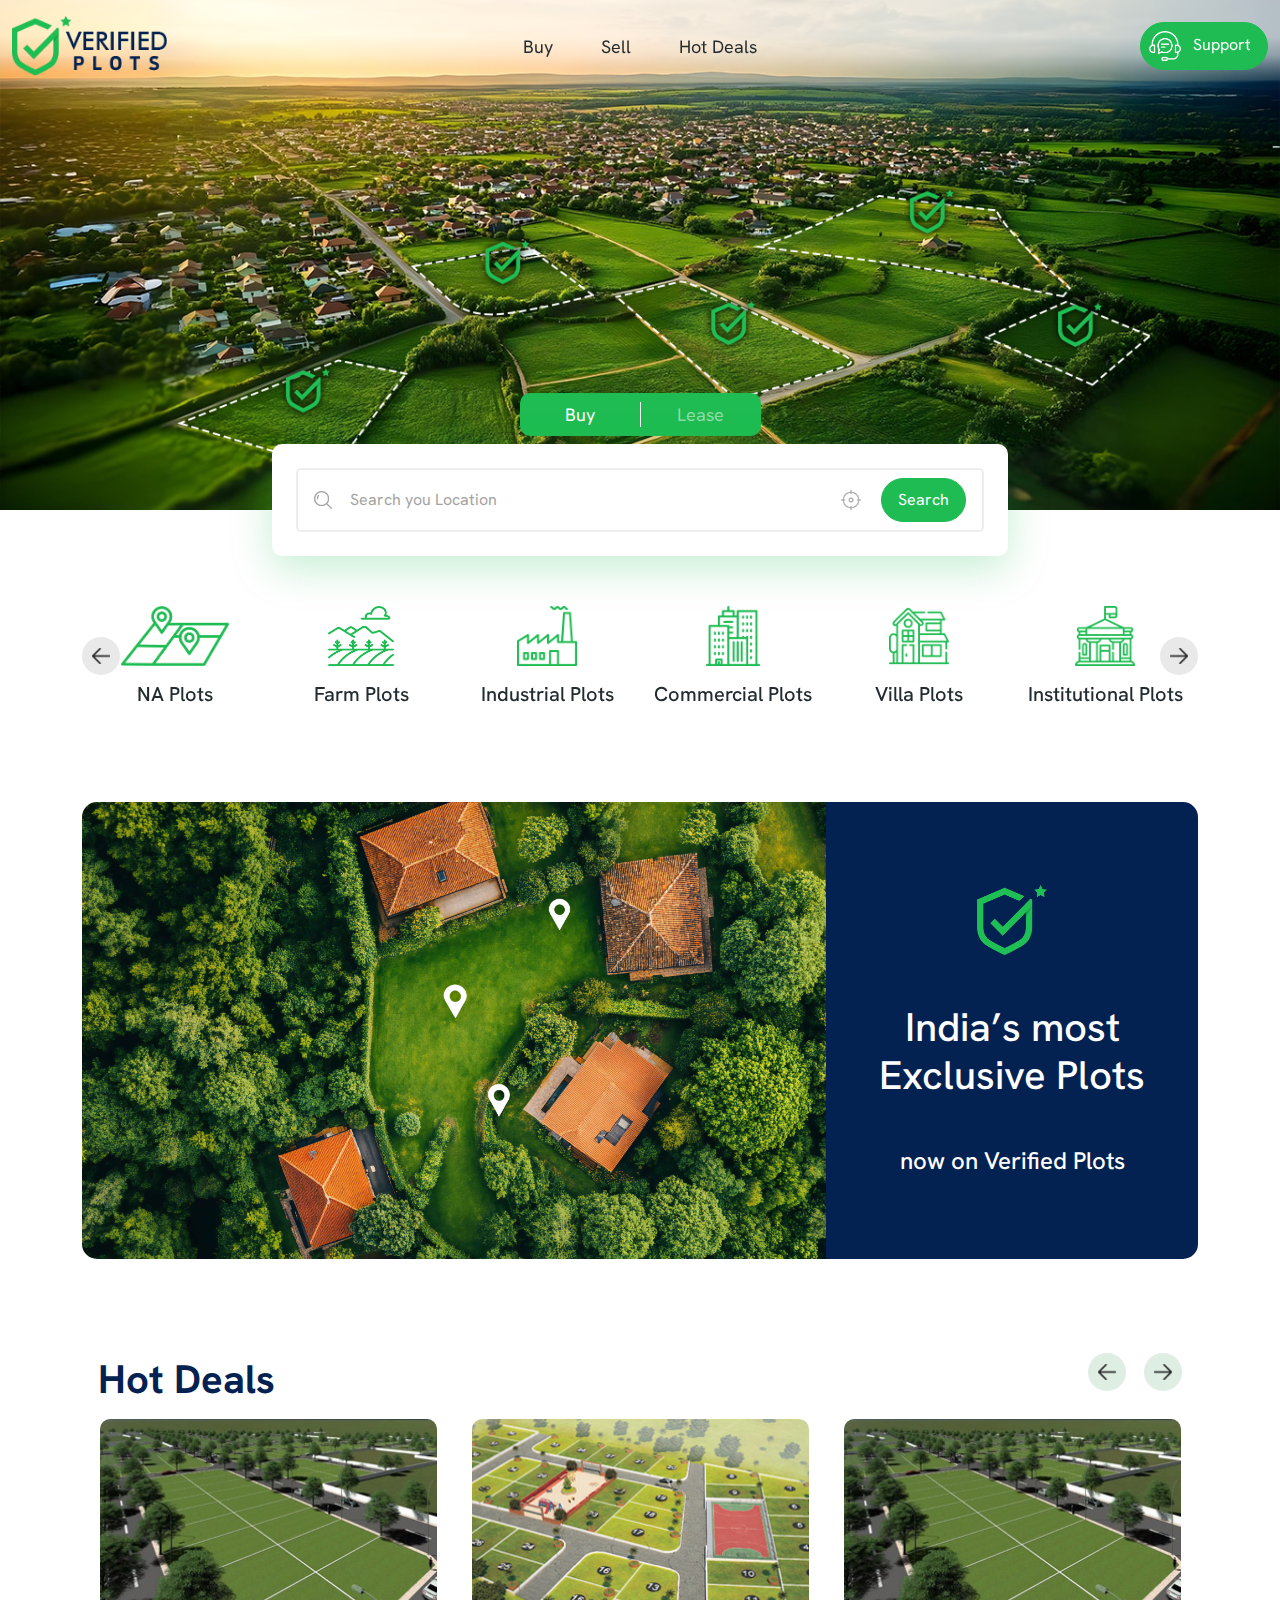
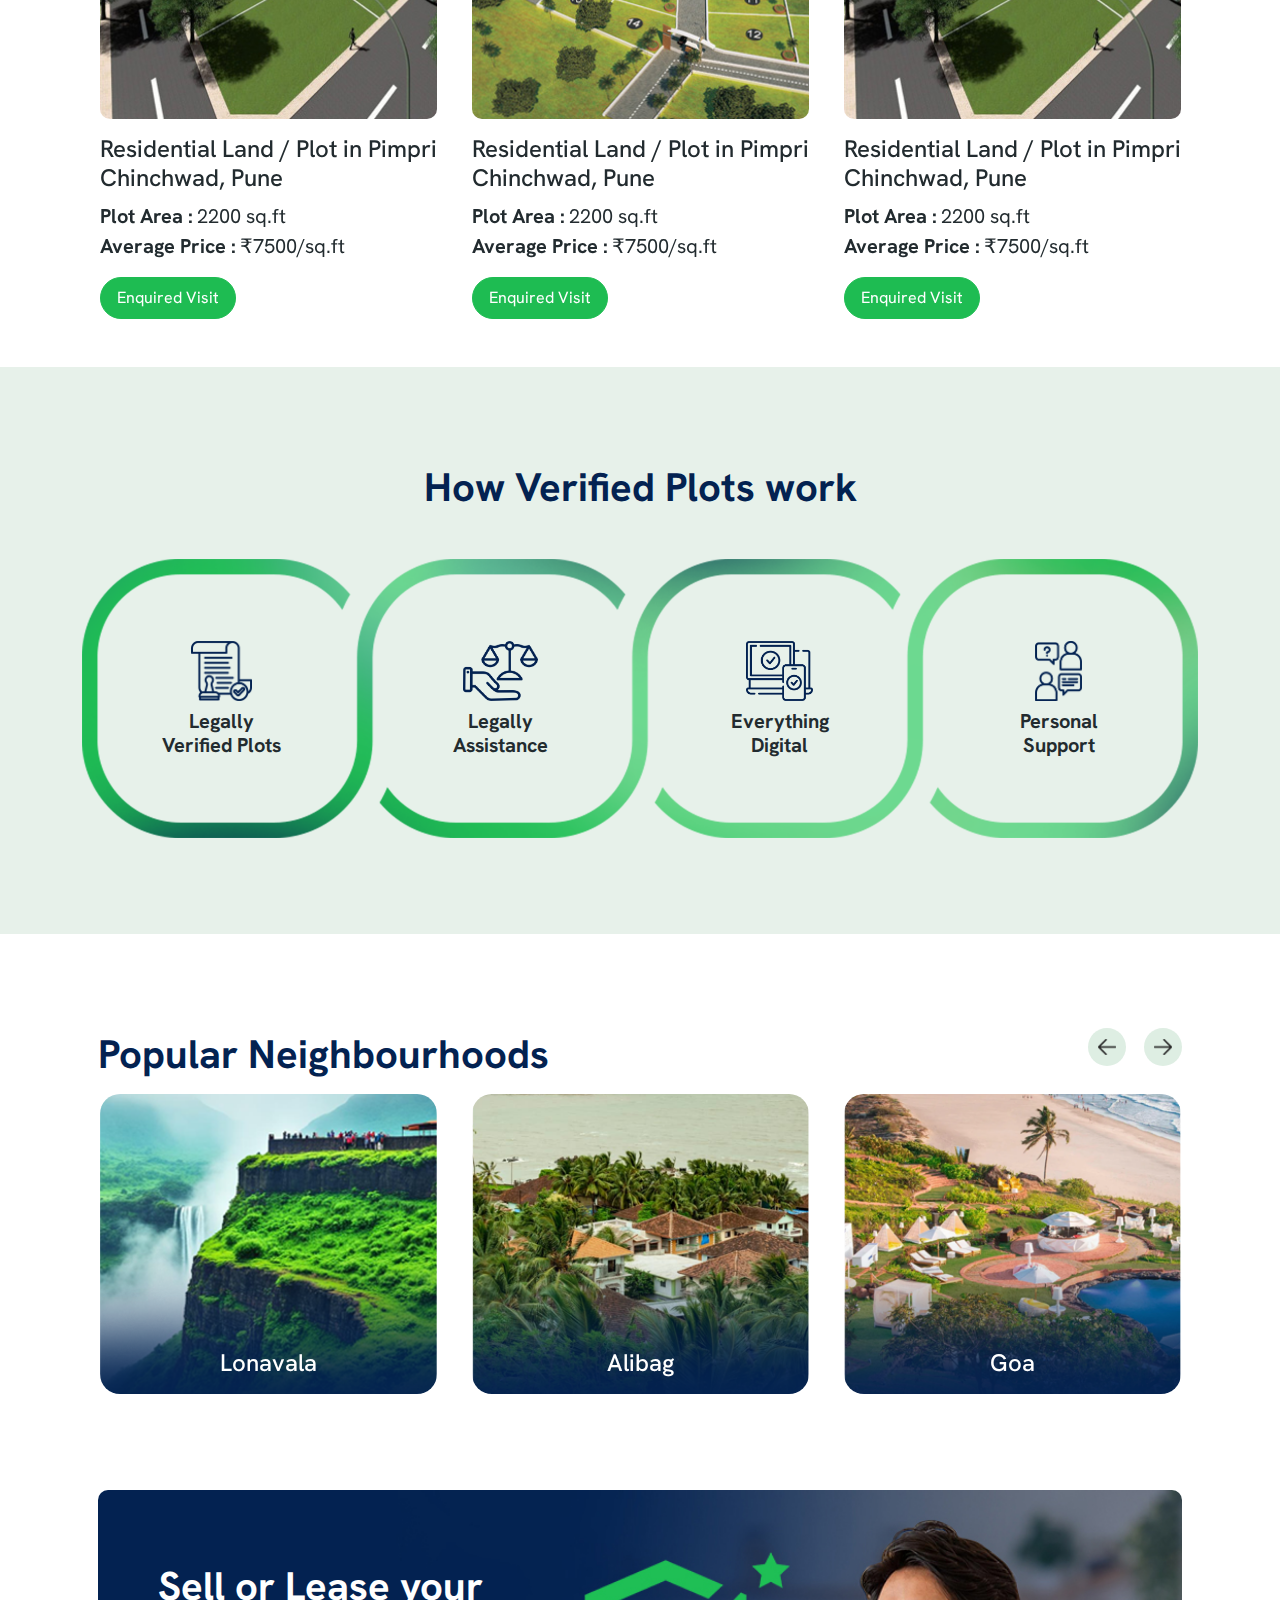
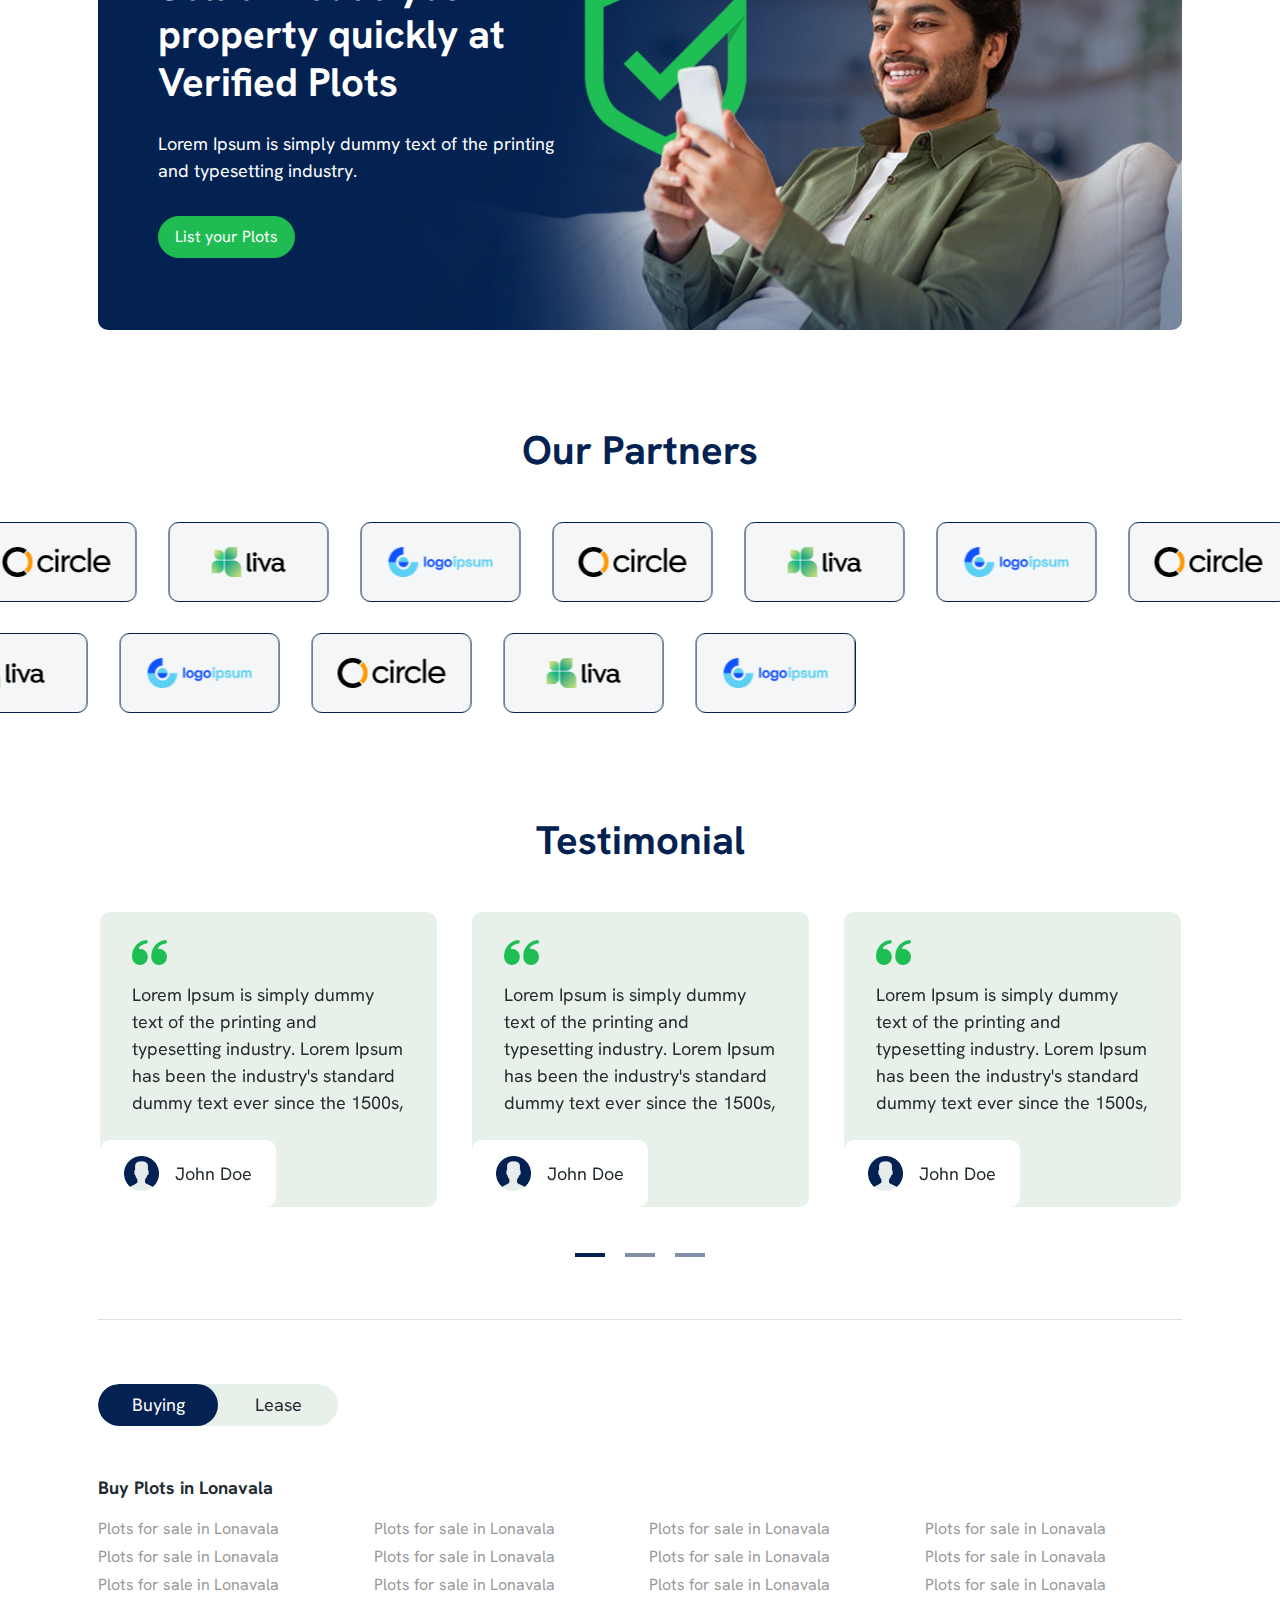
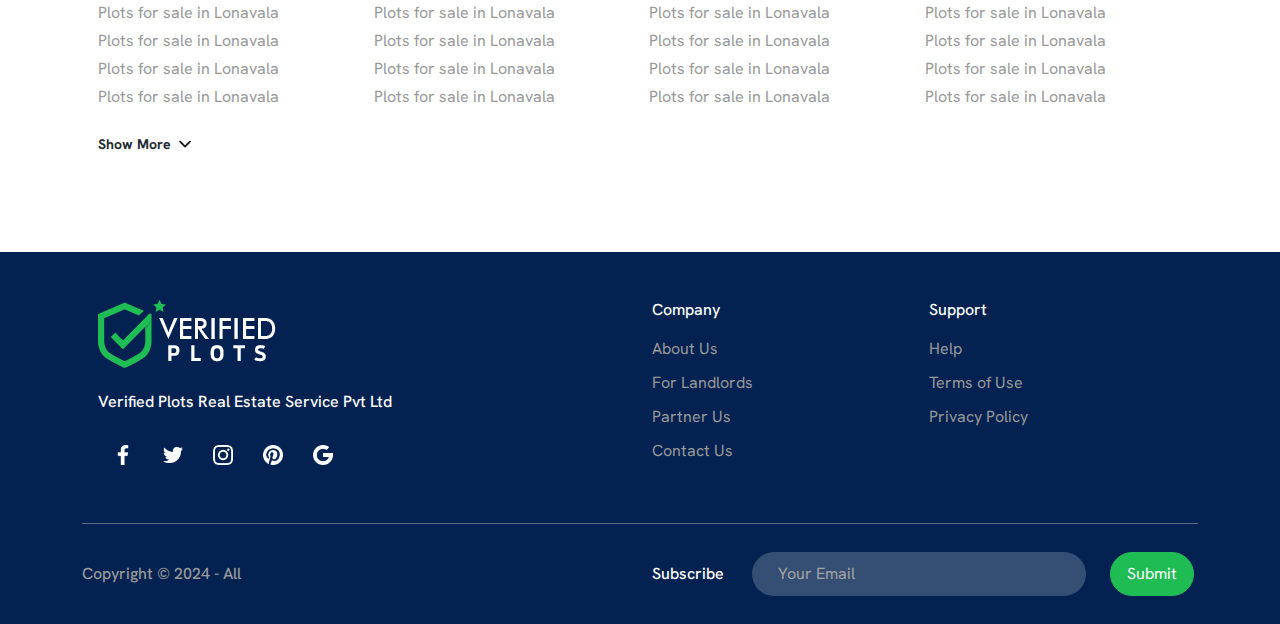
<file: index.html>
<!DOCTYPE html>
<html lang="en">
<head>
  <meta charset="UTF-8">
  <meta name="viewport" content="width=device-width, initial-scale=1.0">
  <title>Verified Plots | Home</title>
  <link rel="icon" type="image/x-icon" href="./img/verified-plots-icon.ico">
  <link rel="preconnect" href="https://fonts.googleapis.com">
  <link rel="preconnect" href="https://fonts.gstatic.com" crossorigin>
  <link href="https://fonts.googleapis.com/css2?family=Hanken+Grotesk:ital,wght@0,100..900;1,100..900&display=swap" rel="stylesheet">
  <link rel="stylesheet" href="css/bootstrap.min.css">
  <link rel="stylesheet" href="css/slick.css">
  <link rel="stylesheet" href="css/slick-theme.css">
  <link rel="stylesheet" href="css/main.css">
</head>
<body>

<header class="fixed-top">
  <div class="container-xxl py-3">
    <div class="row">
      <div class="col-6 col-lg-2 d-flex justify-content-start align-items-center">
        <a href="#">
          <img class="header-logo" src="img/verified-plots-logo.png" alt="verified-plots-logo">
        </a>
      </div>
      <div class="col-12 col-lg-8 top-menu d-none d-lg-flex flex-column justify-content-start justify-content-lg-center align-items-start align-items-lg-center p-4 p-lg-0">
        <div class="w-100 d-lg-none d-flex justify-content-between align-items-center mb-4">
          <a href="#">
            <img class="header-logo top-menu-logo" src="img/verified-plots-logo.png" alt="verified-plots-logo">
          </a>
          <img src="img/close.png" class="close-menu">
        </div>
        <div class="top-menu-inner d-flex flex-column flex-lg-row justify-content-center align-items-center">
          <a class="header-link px-2 mx-3 text-decoration-none" href="#">Buy</a>
          <a class="header-link px-2 mx-3 text-decoration-none" href="#">Sell</a>
          <a class="header-link px-2 mx-3 text-decoration-none" href="#">Hot Deals</a>
        </div>
      </div>
      <div class="col-6 col-lg-2 d-flex justify-content-end align-items-center">
        <a class="btn btn-primary btn-round py-2 px-2" href="#">
          <span><img class="btn-icon" src="img/call-center.png"></span>
          <span class="d-none d-lg-inline px-2">Support</span>
        </a>
        <span>
          <img src="img/menu.png" class="menu-icon d-flex d-lg-none ms-4">
        </span>
      </div>
    </div>
  </div>
</header>

<section id="homepage-banner" class="w-100 position-relative z-index-1 d-flex justify-content-center align-items-end mb-xl-5">
  <div class="main-banner w-100">
    <img src="img/hero-banner.jpg" class="w-100 h-auto main-banner-img">
  </div>
  
  <div class="search-outer w-100 position-absolute">
    <div class="container">
      <div class="row">
        <div class="col-12 col-lg-8 offset-lg-2 col-xxl-8 offset-xxl-2 d-flex flex-column justify-content-center align-items-center">
          <div class="BL-tab animate-to-top-2 bg-primary d-flex justify-content-center align-items-center flex-row mb-2">
            <div class="switch-btn text-center flex-1 active py-2 px-3">Buy</div>
            <div class="v-divider"> </div>
            <div class="switch-btn text-center flex-1 py-2 px-3">Lease</div>
          </div>
          <div class="search-holder animate-to-top-3 w-100 bg-white d-flex justify-content-center align-items-center p-2 p-sm-4">
            <!-- <div class="search-inner d-flex justify-content-start align-items-center w-100 bg-light py-2 px-3">
              <img src="img/search-icon.png" class="search-icon d-none d-sm-block">
              <input type="text" placeholder="Search by City, State or Stay Name" class="main-search flex-1 ms-sm-2 fs-16">
            </div>
            <div class="btn btn-primary btn-round fs-16 search-btn d-flex align-items-center ps-3 pe-3 px-sm-3 ms-sm-4">
              <img src="img/search-icon-white.png" class="search-icon d-sm-none">
              <span class="d-none d-sm-inline">Search</span>
            </div> -->
            <div class="inner-top-search-outer w-100 bg-white d-flex justify-content-center align-items-center py-2 px-2 px-md-3">
              <div class="search-inner d-flex justify-content-start align-items-center w-100 bg-white py-2">
                <img src="img/search-icon.png" class="search-icon d-none d-sm-block">
                <input type="text" placeholder="Search you Location" class="main-search flex-1 ms-sm-3 fs-16">
              </div>
              <div class="location-icon-outer d-flex justify-content-center align-items-center p-1 ms-2 me-2 me-md-0"  data-bs-toggle="modal" data-bs-target="#searchModal">
                <img src="img/aim.png" class="location-icon">
              </div>
              <div class="btn btn-primary btn-round fs-16 search-btn d-flex align-items-center ps-3 pe-3 px-sm-3 ms-sm-3">
                <img src="img/search-icon-white.png" class="search-icon d-sm-none">
                <span class="d-none d-sm-inline">Search</span>
              </div>
            </div>
          </div>

        </div>
      </div>
    </div>
  </div>

</section>

<div class="modal fade" id="searchModal" tabindex="-1" aria-labelledby="searchModalLabel" aria-hidden="true">
  <div class="modal-dialog modal-xl">
    <div class="modal-content">
      <div class="modal-header">
        <div class="inner-top-search-outer w-100 bg-white d-flex justify-content-center align-items-center py-2 px-3">
          <div class="search-inner d-flex justify-content-start align-items-center w-100 bg-white py-2">
            <img src="img/search-icon.png" class="search-icon d-none d-sm-block">
            <input type="text" placeholder="Search you Location" class="main-search flex-1 ms-sm-3 fs-16">
          </div>
          <div class="btn btn-primary btn-round fs-16 search-btn d-flex align-items-center ps-3 pe-3 px-sm-3 ms-sm-3">
            <img src="img/search-icon-white.png" class="search-icon d-sm-none">
            <span class="d-none d-sm-inline">Search</span>
          </div>
        </div>
        <button type="button" class="btn-close" data-bs-dismiss="modal" aria-label="Close"></button>
      </div>
      <div class="modal-body">
        <h5>Popular cities</h5>
        <div class="popular-cities ">
          <div>
            <div class="w-100 d-flex flex-column justify-content-center align-items-center">
              <img src="img/pune.png" class="city-img">
              <span class="fs-14">Pune</span>
            </div>
          </div>
          <div>
            <div class="w-100 d-flex flex-column justify-content-center align-items-center">
              <img src="img/ahd.png" class="city-img">
              <span class="fs-14">Ahmedabad</span>
            </div>
          </div>
          <div>
            <div class="w-100 d-flex flex-column justify-content-center align-items-center">
              <img src="img/mumbai.png" class="city-img">
              <span class="fs-14">Mumbai</span>
            </div>
          </div>
          <div>
            <div class="w-100 d-flex flex-column justify-content-center align-items-center">
              <img src="img/bang.png" class="city-img">
              <span class="fs-14">Bangaluru</span>
            </div>
          </div>
          <div>
            <div class="w-100 d-flex flex-column justify-content-center align-items-center">
              <img src="img/ncr.png" class="city-img">
              <span class="fs-14">Dehli</span>
            </div>
          </div>
          <div>
            <div class="w-100 d-flex flex-column justify-content-center align-items-center">
              <img src="img/chd.png" class="city-img">
              <span class="fs-14">Chandighar</span>
            </div>
          </div>
          <div>
            <div class="w-100 d-flex flex-column justify-content-center align-items-center">
              <img src="img/kolk.png" class="city-img">
              <span class="fs-14">Kolkata</span>
            </div>
          </div>
          <div>
            <div class="w-100 d-flex flex-column justify-content-center align-items-center">
              <img src="img/hyd.png" class="city-img">
              <span class="fs-14">Hyderabad</span>
            </div>
          </div>
          <div>
            <div class="w-100 d-flex flex-column justify-content-center align-items-center">
              <img src="img/chen.png" class="city-img">
              <span class="fs-14">Chennai</span>
            </div>
          </div>
          <div>
            <div class="w-100 d-flex flex-column justify-content-center align-items-center">
              <img src="img/koch.jpg" class="city-img">
              <span class="fs-14">Kochi</span>
            </div>
          </div>
        </div>
      </div>
    </div>
  </div>
</div>

<section class="px-lg-3 pt-4 pt-xl-5 mt-4 mt-sm-5">
  <div class="container-xl">
    <div class="plot-slider">
      <div class="slider-box-1 d-flex justify-content-center">
        <div class="slider-box-1-inner d-flex flex-column justify-content-start align-items-center">
        <img src="img/plotting.png" class="plot-img">
        <h5 class="mt-2 mt-sm-3 mb-0 text-center">NA <br class="d-sm-none">Plots</h5>
        </div>
      </div>
      <div class="slider-box-1 d-flex justify-content-center">
        <div class="slider-box-1-inner d-flex flex-column justify-content-start align-items-center">
        <img src="img/farm.png" class="plot-img">
        <h5 class="mt-2 mt-sm-3 mb-0 text-center">Farm <br class="d-sm-none">Plots</h5>
        </div>
      </div>
      <div class="slider-box-1 d-flex justify-content-center">
        <div class="slider-box-1-inner d-flex flex-column justify-content-start align-items-center">
        <img src="img/factory.png" class="plot-img">
        <h5 class="mt-2 mt-sm-3 mb-0 text-center">Industrial <br class="d-sm-none">Plots</h5>
        </div>
      </div>
      <div class="slider-box-1 d-flex justify-content-center">
        <div class="slider-box-1-inner d-flex flex-column justify-content-start align-items-center">
        <img src="img/skyline.png" class="plot-img">
        <h5 class="mt-2 mt-sm-3 mb-0 text-center">Commercial <br class="d-sm-none">Plots</h5>
        </div>
      </div>
      <div class="slider-box-1 d-flex justify-content-center">
        <div class="slider-box-1-inner d-flex flex-column justify-content-start align-items-center">
        <img src="img/villa.png" class="plot-img">
        <h5 class="mt-2 mt-sm-3 mb-0 text-center">Villa <br class="d-sm-none">Plots</h5>
        </div>
      </div>
      <div class="slider-box-1 d-flex justify-content-center">
        <div class="slider-box-1-inner d-flex flex-column justify-content-start align-items-center">
        <img src="img/institution.png" class="plot-img">
        <h5 class="mt-2 mt-sm-3 mb-0 text-center">Institutional <br class="d-sm-none">Plots</h5>
        </div>
      </div>
      <div class="slider-box-1 d-flex justify-content-center">
        <div class="slider-box-1-inner d-flex flex-column justify-content-start align-items-center">
        <img src="img/rowhouse.png" class="plot-img">
        <h5 class="mt-2 mt-sm-3 mb-0 text-center">RowHouse <br class="d-sm-none">Plots</h5>
        </div>
      </div>
      
    </div>
  </div>
</section>

<section class="mt-5 mt-lg-5 pt-lg-5">
  <div class="container-lg">
    <div class="row g-0">
      <div class="col-12 col-xxl-10 offset-xxl-1">
        <div class="row g-0 br-15 position-relative exclusive-plots-row">
          <div class="col-12 col-sm-6 col-md-7 col-lg-8">
            <img src="img/house-top-view-2.jpg" class="w-100 h-100 object-fit-cover">
          </div>
          <div class="col-12 col-sm-6 col-md-5 col-lg-4 exclusive-plots-outer d-flex flex-column justify-content-center align-items-center text-center text-white py-4 py-sm-5">
            <img src="img/verified-plots-icon.png" class="verified-plots-icon mb-3 mb-lg-5">
            <h2 class="h1 mb-3 mb-lg-5">India’s most <br>Exclusive Plots</h2>
            <h4 class="mb-0">now on Verified Plots</h4>
          </div>
        </div>
      </div>
    </div>
  </div>
</section>

<section class="hot-deals-section mt-4 pt-3 mt-lg-5 pt-lg-5">
  <div class="container-xl">
    <div class="hot-deals-header text-start px-lg-3 mb-3 mb-sm-3">
      <h2 class="h1 color-blue fw-7">Hot Deals</h2>
    </div>
    <div class="hot-deals-slider top-left-arrow">
      <div class="slider-box-2 d-flex justify-content-center">
        <div class="slider-box-2-inner d-flex flex-column justify-content-start align-items-start">
          <img src="img/ploting-2.jpg" class="w-100 plotting-img mb-3">
          <h4 class="mb-2 color-2x">Residential Land / Plot in Pimpri Chinchwad, Pune</h4>
          <div class="d-flex justify-content-start align-items-center text-start">
            <strong class="mb-0 fs-20 pe-1 color-2x">Plot Area :</strong> 
            <span class=" fs-20 color-2x">2200 sq.ft</span>
          </div>
          <div class="d-flex justify-content-start align-items-center text-start">
            <strong class="mb-0 fs-20 pe-1 color-2x">Average Price :</strong> 
            <span class=" fs-20 color-2x">₹7500/sq.ft</span>
          </div>
          <a href="#" class="btn btn-primary btn-round fs-16 d-flex align-items-center ps-3 pe-3 px-sm-3 mt-3 py-2">Enquired Visit</a>
        </div>
      </div>
      <div class="slider-box-2 d-flex justify-content-center">
        <div class="slider-box-2-inner d-flex flex-column justify-content-start align-items-start">
          <img src="img/ploting-1.jpg" class="w-100 plotting-img mb-3">
          <h4 class="mb-2 color-2x">Residential Land / Plot in Pimpri Chinchwad, Pune</h4>
          <div class="d-flex justify-content-start align-items-center text-start">
            <strong class="mb-0 fs-20 pe-1 color-2x">Plot Area :</strong> 
            <span class=" fs-20 color-2x">2200 sq.ft</span>
          </div>
          <div class="d-flex justify-content-start align-items-center text-start">
            <strong class="mb-0 fs-20 pe-1 color-2x">Average Price :</strong> 
            <span class=" fs-20 color-2x">₹7500/sq.ft</span>
          </div>
          <a href="#" class="btn btn-primary btn-round fs-16 d-flex align-items-center ps-3 pe-3 px-sm-3 mt-3 py-2">Enquired Visit</a>
        </div>
      </div>
      <div class="slider-box-2 d-flex justify-content-center">
        <div class="slider-box-2-inner d-flex flex-column justify-content-start align-items-start">
          <img src="img/ploting-2.jpg" class="w-100 plotting-img mb-3">
          <h4 class="mb-2 color-2x">Residential Land / Plot in Pimpri Chinchwad, Pune</h4>
          <div class="d-flex justify-content-start align-items-center text-start">
            <strong class="mb-0 fs-20 pe-1 color-2x">Plot Area :</strong> 
            <span class=" fs-20 color-2x">2200 sq.ft</span>
          </div>
          <div class="d-flex justify-content-start align-items-center text-start">
            <strong class="mb-0 fs-20 pe-1 color-2x">Average Price :</strong> 
            <span class=" fs-20 color-2x">₹7500/sq.ft</span>
          </div>
          <a href="#" class="btn btn-primary btn-round fs-16 d-flex align-items-center ps-3 pe-3 px-sm-3 mt-3 py-2">Enquired Visit</a>
        </div>
      </div>
      <div class="slider-box-2 d-flex justify-content-center">
        <div class="slider-box-2-inner d-flex flex-column justify-content-start align-items-start">
          <img src="img/ploting-1.jpg" class="w-100 plotting-img mb-3">
          <h4 class="mb-2 color-2x">Residential Land / Plot in Pimpri Chinchwad, Pune</h4>
          <div class="d-flex justify-content-start align-items-center text-start">
            <strong class="mb-0 fs-20 pe-1 color-2x">Plot Area :</strong> 
            <span class=" fs-20 color-2x">2200 sq.ft</span>
          </div>
          <div class="d-flex justify-content-start align-items-center text-start">
            <strong class="mb-0 fs-20 pe-1 color-2x">Average Price :</strong> 
            <span class=" fs-20 color-2x">₹7500/sq.ft</span>
          </div>
          <a href="#" class="btn btn-primary btn-round fs-16 d-flex align-items-center ps-3 pe-3 px-sm-3 mt-3 py-2">Enquired Visit</a>
        </div>
      </div>
    </div>
  </div>
</section>


<section class="mt-5 pt-5 pb-5 mt-lg-5 pt-lg-5 pb-lg-5 bg-light-blue">
  <div class="container-lg">
    <div class="row g-0">
      <div class="col-12 text-center">
        <h2 class="h1 color-blue fw-7 mb-3 mb-lg-5 mt-lg-5">How Verified Plots work</h2>
      </div>
      <div class="col-12 col-xxl-10 offset-xxl-1 circles-bg d-flex justify-content-center align-items-center mb-lg-5">
        <img src="img/ring-bg.png" class="w-100 h-auto ring-bg">
        <div class="row g-0 circles-top flex-1 w-100 d-flex justify-content-center align-items-center flex-wrap">
          <div class="col-6 col-sm-3 col-lg-3 work-box d-flex flex-column justify-content-center align-items-center text-center">
            <img src="img/approved.png" class="work-icon">
            <h5 class="work-title mb-0 mt-2 fw-7">Legally <br>Verified Plots</h5>
          </div>
          <div class="col-6 col-sm-3 col-lg-3 work-box d-flex flex-column justify-content-center align-items-center text-center">
            <img src="img/legal-service.png" class="work-icon">
            <h5 class="work-title mb-0 mt-2 fw-7">Legally <br>Assistance</h5>
          </div>
          <div class="col-12 d-sm-none"></div>
          <div class="col-6 col-sm-3 col-lg-3 work-box d-flex flex-column justify-content-center align-items-center text-center">
            <img src="img/cross-platform.png" class="work-icon">
            <h5 class="work-title mb-0 mt-2 fw-7">Everything <br>Digital</h5>
          </div>
          <div class="col-6 col-sm-3 col-lg-3 work-box d-flex flex-column justify-content-center align-items-center text-center">
            <img src="img/customer-service.png" class="work-icon">
            <h5 class="work-title mb-0 mt-2 fw-7">Personal <br>Support</h5>
          </div>
        </div>
      </div>
    </div>
  </div>
</section>


<section class="hot-deals-section mt-4 pt-3 mt-lg-5 pt-lg-5">
  <div class="container-xl">
    <div class="hot-deals-header text-start px-lg-3 mb-3 mb-sm-3">
      <h2 class="h1 color-blue fw-7">Popular <br class="d-sm-none">Neighbourhoods</h2>
    </div>
    <div class="popular-neighbour-slider top-left-arrow">
      <div class="slider-box-3 d-flex justify-content-center">
        <div class="slider-box-3-inner position-relative d-flex justify-content-center align-items-end">
          <img src="img/Lonavala.png" class="popular-location-img">
          <h4 class="location-name text-center text-white py-2">Lonavala</h4>
        </div>
      </div>
      <div class="slider-box-3 d-flex justify-content-center">
        <div class="slider-box-3-inner position-relative d-flex justify-content-center align-items-end">
          <img src="img/Alibag.png" class="popular-location-img">
          <h4 class="location-name text-center text-white py-2">Alibag</h4>
        </div>
      </div>
      <div class="slider-box-3 d-flex justify-content-center">
        <div class="slider-box-3-inner position-relative d-flex justify-content-center align-items-end">
          <img src="img/Goa.png" class="popular-location-img">
          <h4 class="location-name text-center text-white py-2">Goa</h4>
        </div>
      </div>
      <div class="slider-box-3 d-flex justify-content-center">
        <div class="slider-box-3-inner position-relative d-flex justify-content-center align-items-end">
          <img src="img/Lonavala.png" class="popular-location-img">
          <h4 class="location-name text-center text-white py-2">Lonavala</h4>
        </div>
      </div>
      <div class="slider-box-3 d-flex justify-content-center">
        <div class="slider-box-3-inner position-relative d-flex justify-content-center align-items-end">
          <img src="img/Alibag.png" class="popular-location-img">
          <h4 class="location-name text-center text-white py-2">Alibag</h4>
        </div>
      </div>
    </div>
  </div>
</section>

<section class="mt-4 pt-3 mt-lg-5 pt-lg-5">
  <div class="container-xl">
    <div class="sell-or-lease-outer d-flex justify-content-start align-items-start px-lg-3">
      <div class="sell-or-lease-inner overlay flex-1 d-flex flex-column justify-content-start align-items-start sell-or-lease p-5">
        <div class="row w-100 position-relative z-index-2">
          <div class="col-12 col-md-8 col-lg-6 d-flex flex-column justify-content-start align-items-start py-lg-4 ps-lg-4">
            <h2 class="h1 mb-3 mb-lg-4 fw-7 text-white">Sell or Lease your property quickly at Verified Plots</h2>
            <p class="pe-lg-5 text-white">Lorem Ipsum is simply dummy text of the printing and typesetting industry.</p>
            <a href="#" class="btn btn-primary btn-round fs-16 d-flex align-items-center py-2 ps-3 pe-3 px-sm-3 mt-3">List your Plots</a>
          </div>
        </div>
      </div>
    </div>
  </div>
</section>

<section class="mt-4 pt-3 mt-lg-5 pt-lg-5">
  <h2 class="h1 color-blue fw-7 text-center mb-4 mb-lg-5">Our Partners</h2>
  <marquee direction="left" loop="-1" scrollamount="6" width="100%" behavior="alternate" class="mb-3 mb-lg-4">
    <div class="w-100 d-flex justify-content-center align-items-center">
      <div class="parner-card d-flex justify-content-center p-3 p-md-4 mx-2 mx-md-3">
        <img src="img/circle.png" class="parner-img">
      </div>
      <div class="parner-card d-flex justify-content-center p-3 p-md-4 mx-2 mx-md-3">
        <img src="img/liva.png" class="parner-img">
      </div>
      <div class="parner-card d-flex justify-content-center p-3 p-md-4 mx-2 mx-md-3">
        <img src="img/logoipsum.png" class="parner-img">
      </div>
      <div class="parner-card d-flex justify-content-center p-3 p-md-4 mx-2 mx-md-3">
        <img src="img/circle.png" class="parner-img">
      </div>
      <div class="parner-card d-flex justify-content-center p-3 p-md-4 mx-2 mx-md-3">
        <img src="img/liva.png" class="parner-img">
      </div>
      <div class="parner-card d-flex justify-content-center p-3 p-md-4 mx-2 mx-md-3">
        <img src="img/logoipsum.png" class="parner-img">
      </div>
      <div class="parner-card d-flex justify-content-center p-3 p-md-4 mx-2 mx-md-3">
        <img src="img/circle.png" class="parner-img">
      </div>
      <div class="parner-card d-flex justify-content-center p-3 p-md-4 mx-2 mx-md-3">
        <img src="img/liva.png" class="parner-img">
      </div>
      <div class="parner-card d-flex justify-content-center p-3 p-md-4 mx-2 mx-md-3">
        <img src="img/logoipsum.png" class="parner-img">
      </div>
      <div class="parner-card d-flex justify-content-center p-3 p-md-4 mx-2 mx-md-3">
        <img src="img/circle.png" class="parner-img">
      </div>
      <div class="parner-card d-flex justify-content-center p-3 p-md-4 mx-2 mx-md-3">
        <img src="img/liva.png" class="parner-img">
      </div>
      <div class="parner-card d-flex justify-content-center p-3 p-md-4 mx-2 mx-md-3">
        <img src="img/logoipsum.png" class="parner-img">
      </div>
    </div>

  </marquee>
  <marquee direction="right" loop="-1" scrollamount="6" width="100%" behavior="alternate">
    <div class="w-100 d-flex justify-content-center align-items-center">
      <div class="parner-card d-flex justify-content-center p-3 p-md-4 mx-2 mx-md-3">
        <img src="img/circle.png" class="parner-img">
      </div>
      <div class="parner-card d-flex justify-content-center p-3 p-md-4 mx-2 mx-md-3">
        <img src="img/liva.png" class="parner-img">
      </div>
      <div class="parner-card d-flex justify-content-center p-3 p-md-4 mx-2 mx-md-3">
        <img src="img/logoipsum.png" class="parner-img">
      </div>
      <div class="parner-card d-flex justify-content-center p-3 p-md-4 mx-2 mx-md-3">
        <img src="img/circle.png" class="parner-img">
      </div>
      <div class="parner-card d-flex justify-content-center p-3 p-md-4 mx-2 mx-md-3">
        <img src="img/liva.png" class="parner-img">
      </div>
      <div class="parner-card d-flex justify-content-center p-3 p-md-4 mx-2 mx-md-3">
        <img src="img/logoipsum.png" class="parner-img">
      </div>
      <div class="parner-card d-flex justify-content-center p-3 p-md-4 mx-2 mx-md-3">
        <img src="img/circle.png" class="parner-img">
      </div>
      <div class="parner-card d-flex justify-content-center p-3 p-md-4 mx-2 mx-md-3">
        <img src="img/liva.png" class="parner-img">
      </div>
      <div class="parner-card d-flex justify-content-center p-3 p-md-4 mx-2 mx-md-3">
        <img src="img/logoipsum.png" class="parner-img">
      </div>
      <div class="parner-card d-flex justify-content-center p-3 p-md-4 mx-2 mx-md-3">
        <img src="img/circle.png" class="parner-img">
      </div>
      <div class="parner-card d-flex justify-content-center p-3 p-md-4 mx-2 mx-md-3">
        <img src="img/liva.png" class="parner-img">
      </div>
      <div class="parner-card d-flex justify-content-center p-3 p-md-4 mx-2 mx-md-3">
        <img src="img/logoipsum.png" class="parner-img">
      </div>
    </div>

  </marquee>
</section>


<section class="mt-4 pt-3 mt-lg-5 pt-lg-5">
  <div class="container-xl">
    <h2 class="h1 color-blue fw-7 text-start text-md-center px-lg-3 mb-3 mb-lg-5">Testimonial</h2>
    <div class="testimonial-slider top-left-arrow">
      <div class="slider-box-4 d-flex justify-content-center">
        <div class="slider-box-4-inner d-flex flex-column justify-content-start align-items-start">
          <div class="testimonial-inner position-relative d-flex flex-column justify-content-start align-items-start pt-4 px-4">
            <div class="testimonial-holder d-flex flex-column justify-content-start align-items-start pt-1 px-2 mb-4">
              <img src="img/quote.png" class="quote-icon mb-3">
              <p class="mb-0">Lorem Ipsum is simply dummy text of the printing and typesetting industry. Lorem Ipsum has been the industry's standard dummy text ever since the 1500s,</p>
            </div>
          </div>
          <div class="testimonial-user d-flex align-items-center bg-white py-2 py-md-3 px-4">
            <img src="img/user.png" class="testimonial-icon justify-content-center align-items-center">
            <span class="testimonial-user-name ps-3">John Doe</span>
          </div>
        </div>
      </div>
      <div class="slider-box-4 d-flex justify-content-center">
        <div class="slider-box-4-inner d-flex flex-column justify-content-start align-items-start">
          <div class="testimonial-inner position-relative d-flex flex-column justify-content-start align-items-start pt-4 px-4">
            <div class="testimonial-holder d-flex flex-column justify-content-start align-items-start pt-1 px-2 mb-4">
              <img src="img/quote.png" class="quote-icon mb-3">
              <p class="mb-0">Lorem Ipsum is simply dummy text of the printing and typesetting industry. Lorem Ipsum has been the industry's standard dummy text ever since the 1500s,</p>
            </div>
          </div>
          <div class="testimonial-user d-flex align-items-center bg-white py-2 py-md-3 px-4">
            <img src="img/user.png" class="testimonial-icon justify-content-center align-items-center">
            <span class="testimonial-user-name ps-3">John Doe</span>
          </div>
        </div>
      </div>
      <div class="slider-box-4 d-flex justify-content-center">
        <div class="slider-box-4-inner d-flex flex-column justify-content-start align-items-start">
          <div class="testimonial-inner position-relative d-flex flex-column justify-content-start align-items-start pt-4 px-4">
            <div class="testimonial-holder d-flex flex-column justify-content-start align-items-start pt-1 px-2 mb-4">
              <img src="img/quote.png" class="quote-icon mb-3">
              <p class="mb-0">Lorem Ipsum is simply dummy text of the printing and typesetting industry. Lorem Ipsum has been the industry's standard dummy text ever since the 1500s,</p>
            </div>
          </div>
          <div class="testimonial-user d-flex align-items-center bg-white py-2 py-md-3 px-4">
            <img src="img/user.png" class="testimonial-icon justify-content-center align-items-center">
            <span class="testimonial-user-name ps-3">John Doe</span>
          </div>
        </div>
      </div>
      <div class="slider-box-4 d-flex justify-content-center">
        <div class="slider-box-4-inner d-flex flex-column justify-content-start align-items-start">
          <div class="testimonial-inner position-relative d-flex flex-column justify-content-start align-items-start pt-4 px-4">
            <div class="testimonial-holder d-flex flex-column justify-content-start align-items-start pt-1 px-2 mb-4">
              <img src="img/quote.png" class="quote-icon mb-3">
              <p class="mb-0">Lorem Ipsum is simply dummy text of the printing and typesetting industry. Lorem Ipsum has been the industry's standard dummy text ever since the 1500s,</p>
            </div>
          </div>
          <div class="testimonial-user d-flex align-items-center bg-white py-2 py-md-3 px-4">
            <img src="img/user.png" class="testimonial-icon justify-content-center align-items-center">
            <span class="testimonial-user-name ps-3">John Doe</span>
          </div>
        </div>
      </div>
      <div class="slider-box-4 d-flex justify-content-center">
        <div class="slider-box-4-inner d-flex flex-column justify-content-start align-items-start">
          <div class="testimonial-inner position-relative d-flex flex-column justify-content-start align-items-start pt-4 px-4">
            <div class="testimonial-holder d-flex flex-column justify-content-start align-items-start pt-1 px-2 mb-4">
              <img src="img/quote.png" class="quote-icon mb-3">
              <p class="mb-0">Lorem Ipsum is simply dummy text of the printing and typesetting industry. Lorem Ipsum has been the industry's standard dummy text ever since the 1500s,</p>
            </div>
          </div>
          <div class="testimonial-user d-flex align-items-center bg-white py-2 py-md-3 px-4">
            <img src="img/user.png" class="testimonial-icon justify-content-center align-items-center">
            <span class="testimonial-user-name ps-3">John Doe</span>
          </div>
        </div>
      </div>
      <div class="slider-box-4 d-flex justify-content-center">
        <div class="slider-box-4-inner d-flex flex-column justify-content-start align-items-start">
          <div class="testimonial-inner position-relative d-flex flex-column justify-content-start align-items-start pt-4 px-4">
            <div class="testimonial-holder d-flex flex-column justify-content-start align-items-start pt-1 px-2 mb-4">
              <img src="img/quote.png" class="quote-icon mb-3">
              <p class="mb-0">Lorem Ipsum is simply dummy text of the printing and typesetting industry. Lorem Ipsum has been the industry's standard dummy text ever since the 1500s,</p>
            </div>
          </div>
          <div class="testimonial-user d-flex align-items-center bg-white py-2 py-md-3 px-4">
            <img src="img/user.png" class="testimonial-icon justify-content-center align-items-center">
            <span class="testimonial-user-name ps-3">John Doe</span>
          </div>
        </div>
      </div>
      <div class="slider-box-4 d-flex justify-content-center">
        <div class="slider-box-4-inner d-flex flex-column justify-content-start align-items-start">
          <div class="testimonial-inner position-relative d-flex flex-column justify-content-start align-items-start pt-4 px-4">
            <div class="testimonial-holder d-flex flex-column justify-content-start align-items-start pt-1 px-2 mb-4">
              <img src="img/quote.png" class="quote-icon mb-3">
              <p class="mb-0">Lorem Ipsum is simply dummy text of the printing and typesetting industry. Lorem Ipsum has been the industry's standard dummy text ever since the 1500s,</p>
            </div>
          </div>
          <div class="testimonial-user d-flex align-items-center bg-white py-2 py-md-3 px-4">
            <img src="img/user.png" class="testimonial-icon justify-content-center align-items-center">
            <span class="testimonial-user-name ps-3">John Doe</span>
          </div>
        </div>
      </div>
    </div>
  </div>
</section>


<section class="mt-4 pt-4 mt-md-5 pt-md-5 mb-4 pb-4 mb-md-5 pb-md-5">
  <div class="container-xl">
    <div class="row px-3">
      <div class="col-12 my-lg-3">
        <div class="w-100 border-top pt-5"></div>
      </div>
      
      <div class="col-12 d-flex justify-content-start align-items-center">
        <div class="nav switch-btn-outer list-details-switch-btn left">
          <div class="switch-btn-inner active" data-btn-pos="left" id="tab-1-btn" data-bs-toggle="pill" data-bs-target="#tab-1" type="button" role="tab" aria-controls="tab-1" aria-selected="true">Buying</div>
          <div class="switch-btn-inner" data-btn-pos="right" id="tab-2-btn" data-bs-toggle="pill" data-bs-target="#tab-2" type="button" role="tab" aria-controls="tab-2" aria-selected="false">Lease</div>
        </div>
      </div>
      <div class="col-12 tab-content">  
        <div class="w-100 text-start plot-list-outer buy-plot-group tab-pane fade show active" id="tab-1" role="tabpanel" aria-labelledby="tab-1-btn">
          <div class="w-100 text-start text-md-start fw-7 mb-3 mt-4 mt-lg-5">Buy Plots in Lonavala</div>
          <ul class="plot-list buy-plots-lonavala">
            <li class="pb-1"><a class="text-decoration-none" href="#">Plots for sale in Lonavala</a></li>
            <li class="pb-1"><a class="text-decoration-none" href="#">Plots for sale in Lonavala</a></li>
            <li class="pb-1"><a class="text-decoration-none" href="#">Plots for sale in Lonavala</a></li>
            <li class="pb-1"><a class="text-decoration-none" href="#">Plots for sale in Lonavala</a></li>
            <li class="pb-1"><a class="text-decoration-none" href="#">Plots for sale in Lonavala</a></li>
            <li class="pb-1"><a class="text-decoration-none" href="#">Plots for sale in Lonavala</a></li>
            <li class="pb-1"><a class="text-decoration-none" href="#">Plots for sale in Lonavala</a></li>
            <li class="pb-1"><a class="text-decoration-none" href="#">Plots for sale in Lonavala</a></li>
            <li class="pb-1"><a class="text-decoration-none" href="#">Plots for sale in Lonavala</a></li>
            <li class="pb-1"><a class="text-decoration-none" href="#">Plots for sale in Lonavala</a></li>
            <li class="pb-1"><a class="text-decoration-none" href="#">Plots for sale in Lonavala</a></li>
            <li class="pb-1"><a class="text-decoration-none" href="#">Plots for sale in Lonavala</a></li>
            <li class="pb-1"><a class="text-decoration-none" href="#">Plots for sale in Lonavala</a></li>
            <li class="pb-1"><a class="text-decoration-none" href="#">Plots for sale in Lonavala</a></li>
            <li class="pb-1"><a class="text-decoration-none" href="#">Plots for sale in Lonavala</a></li>
            <li class="pb-1"><a class="text-decoration-none" href="#">Plots for sale in Lonavala</a></li>
            <li class="pb-1"><a class="text-decoration-none" href="#">Plots for sale in Lonavala</a></li>
            <li class="pb-1"><a class="text-decoration-none" href="#">Plots for sale in Lonavala</a></li>
            <li class="pb-1"><a class="text-decoration-none" href="#">Plots for sale in Lonavala</a></li>
            <li class="pb-1"><a class="text-decoration-none" href="#">Plots for sale in Lonavala</a></li>
            <li class="pb-1"><a class="text-decoration-none" href="#">Plots for sale in Lonavala</a></li>
            <li class="pb-1"><a class="text-decoration-none" href="#">Plots for sale in Lonavala</a></li>
            <li class="pb-1"><a class="text-decoration-none" href="#">Plots for sale in Lonavala</a></li>
            <li class="pb-1"><a class="text-decoration-none" href="#">Plots for sale in Lonavala</a></li>
            <li class="pb-1"><a class="text-decoration-none" href="#">Plots for sale in Lonavala</a></li>
            <li class="pb-1"><a class="text-decoration-none" href="#">Plots for sale in Lonavala</a></li>
            <li class="pb-1"><a class="text-decoration-none" href="#">Plots for sale in Lonavala</a></li>
            <li class="pb-1"><a class="text-decoration-none" href="#">Plots for sale in Lonavala</a></li>

            <li class="extra-li pb-1"><a class="text-decoration-none" href="#">Plots for sale in Lonavala</a></li>
            <li class="extra-li pb-1"><a class="text-decoration-none" href="#">Plots for sale in Lonavala</a></li>
            <li class="extra-li pb-1"><a class="text-decoration-none" href="#">Plots for sale in Lonavala</a></li>
            <li class="extra-li pb-1"><a class="text-decoration-none" href="#">Plots for sale in Lonavala</a></li>
            <li class="extra-li pb-1"><a class="text-decoration-none" href="#">Plots for sale in Lonavala</a></li>
            <li class="extra-li pb-1"><a class="text-decoration-none" href="#">Plots for sale in Lonavala</a></li>
            <li class="extra-li pb-1"><a class="text-decoration-none" href="#">Plots for sale in Lonavala</a></li>
            <li class="extra-li pb-1"><a class="text-decoration-none" href="#">Plots for sale in Lonavala</a></li>
            <li class="extra-li pb-1"><a class="text-decoration-none" href="#">Plots for sale in Lonavala</a></li>
            <li class="extra-li pb-1"><a class="text-decoration-none" href="#">Plots for sale in Lonavala</a></li>
            <li class="extra-li pb-1"><a class="text-decoration-none" href="#">Plots for sale in Lonavala</a></li>
            <li class="extra-li pb-1"><a class="text-decoration-none" href="#">Plots for sale in Lonavala</a></li>
          </ul>
          <div class="show-li d-inline-flex justify-content-start align-items-center fs-14 fw-7 buy-plots-lonavala-show-more" onclick="showExtraLi('.buy-plots-lonavala')">
            <span class="pe-2">Show More</span><img src="img/down-arrow.png" class="show-more-arrow">
          </div>
        </div>
        <div class="w-100 text-start plot-list-outer lease-plot-group tab-pane fade" id="tab-2" role="tabpanel" aria-labelledby="tab-2-btn">
          <div class="w-100 text-start text-md-start fw-7 mb-3 mt-4 mt-lg-5">Lease Plots in Lonavala</div>
          <ul class="plot-list lease-plots-lonavala">
            <li class="pb-1"><a class="text-decoration-none" href="#">Flats for lease in Lonavala</a></li>
            <li class="pb-1"><a class="text-decoration-none" href="#">Flats for lease in Lonavala</a></li>
            <li class="pb-1"><a class="text-decoration-none" href="#">Flats for lease in Lonavala</a></li>
            <li class="pb-1"><a class="text-decoration-none" href="#">Flats for lease in Lonavala</a></li>
            <li class="pb-1"><a class="text-decoration-none" href="#">Flats for lease in Lonavala</a></li>
            <li class="pb-1"><a class="text-decoration-none" href="#">Flats for lease in Lonavala</a></li>
            <li class="pb-1"><a class="text-decoration-none" href="#">Flats for lease in Lonavala</a></li>
            <li class="pb-1"><a class="text-decoration-none" href="#">Flats for lease in Lonavala</a></li>
            <li class="pb-1"><a class="text-decoration-none" href="#">Flats for lease in Lonavala</a></li>
            <li class="pb-1"><a class="text-decoration-none" href="#">Flats for lease in Lonavala</a></li>
            <li class="pb-1"><a class="text-decoration-none" href="#">Flats for lease in Lonavala</a></li>
            <li class="pb-1"><a class="text-decoration-none" href="#">Flats for lease in Lonavala</a></li>
            <li class="pb-1"><a class="text-decoration-none" href="#">Flats for lease in Lonavala</a></li>
            <li class="pb-1"><a class="text-decoration-none" href="#">Flats for lease in Lonavala</a></li>
            <li class="pb-1"><a class="text-decoration-none" href="#">Flats for lease in Lonavala</a></li>
            <li class="pb-1"><a class="text-decoration-none" href="#">Flats for lease in Lonavala</a></li>
            <li class="pb-1"><a class="text-decoration-none" href="#">Flats for lease in Lonavala</a></li>
            <li class="pb-1"><a class="text-decoration-none" href="#">Flats for lease in Lonavala</a></li>
            <li class="pb-1"><a class="text-decoration-none" href="#">Flats for lease in Lonavala</a></li>
            <li class="pb-1"><a class="text-decoration-none" href="#">Flats for lease in Lonavala</a></li>
            <li class="pb-1"><a class="text-decoration-none" href="#">Flats for lease in Lonavala</a></li>
            <li class="pb-1"><a class="text-decoration-none" href="#">Flats for lease in Lonavala</a></li>
            <li class="pb-1"><a class="text-decoration-none" href="#">Flats for lease in Lonavala</a></li>
            <li class="pb-1"><a class="text-decoration-none" href="#">Flats for lease in Lonavala</a></li>
            <li class="pb-1"><a class="text-decoration-none" href="#">Flats for lease in Lonavala</a></li>
            <li class="pb-1"><a class="text-decoration-none" href="#">Flats for lease in Lonavala</a></li>
            <li class="pb-1"><a class="text-decoration-none" href="#">Flats for lease in Lonavala</a></li>
            <li class="pb-1"><a class="text-decoration-none" href="#">Flats for lease in Lonavala</a></li>

            <li class="extra-li pb-1"><a class="text-decoration-none" href="#">Flats for lease in Lonavala</a></li>
            <li class="extra-li pb-1"><a class="text-decoration-none" href="#">Flats for lease in Lonavala</a></li>
            <li class="extra-li pb-1"><a class="text-decoration-none" href="#">Flats for lease in Lonavala</a></li>
            <li class="extra-li pb-1"><a class="text-decoration-none" href="#">Flats for lease in Lonavala</a></li>
            <li class="extra-li pb-1"><a class="text-decoration-none" href="#">Flats for lease in Lonavala</a></li>
            <li class="extra-li pb-1"><a class="text-decoration-none" href="#">Flats for lease in Lonavala</a></li>
            <li class="extra-li pb-1"><a class="text-decoration-none" href="#">Flats for lease in Lonavala</a></li>
            <li class="extra-li pb-1"><a class="text-decoration-none" href="#">Flats for lease in Lonavala</a></li>
            <li class="extra-li pb-1"><a class="text-decoration-none" href="#">Flats for lease in Lonavala</a></li>
            <li class="extra-li pb-1"><a class="text-decoration-none" href="#">Flats for lease in Lonavala</a></li>
            <li class="extra-li pb-1"><a class="text-decoration-none" href="#">Flats for lease in Lonavala</a></li>
            <li class="extra-li pb-1"><a class="text-decoration-none" href="#">Flats for lease in Lonavala</a></li>
          </ul>
          <div class="show-li d-inline-flex justify-content-start align-items-center fs-14 fw-7 lease-plots-lonavala-show-more" onclick="showExtraLi('.lease-plots-lonavala')">
            <span class="pe-2">Show More</span><img src="img/down-arrow.png" class="show-more-arrow">
          </div>
        </div>
      </div>

    </div>
  </div>
</section>



<footer class="footer-bottom mt-5 pt-5 pb-4 mt-lg-5 pt-lg-5 pb-lg-4 footer-outer-bg">
  <div class="container-xl">
    <div class="row pb-5 px-3">
      <div class="col-12 col-lg-6 col-md-6">
        <img class="footer-logo pb-4" src="img/verified-plots-logo-white.png" alt="verified-plots-logo">
        <h6 class="pb-3 text-white">Verified Plots Real Estate Service Pvt Ltd</h6>
        <div class="d-flex mb-4 mb-lg-0">
          <a href="#"><img class="ft-logo ml-0" src="img/facebook.png" alt="facebook-logo"></a>
          <a href="#"><img class="ft-logo" src="img/twitter.png" alt="twitter-logo"></a>
          <a href="#"><img class="ft-logo" src="img/instagram.png" alt="instagram-logo"></a>
          <a href="#"><img class="ft-logo" src="img/pinterest-logo.png" alt="pinterest-logo"></a>
          <a href="#"><img class="ft-logo" src="img/google.png" alt="google-logo"></a>
        </div>
      </div>
      <div class="col-12 col-lg-6 col-md-6">
        <div class="row">
          <div class="col-6">
            <h6 class="pb-2 text-white">Company</h6>
            <a href="#" class="ft-links">About Us</a>
            <a href="#" class="ft-links">For Landlords</a>
            <a href="#" class="ft-links">Partner Us</a>
            <a href="#" class="ft-links">Contact Us</a>
          </div>
          <div class="col-6">
            <h6 class="pb-2 text-white">Support</h6>
            <a href="#" class="ft-links">Help</a>
            <a href="#" class="ft-links">Terms of Use</a>
            <a href="#" class="ft-links">Privacy Policy</a>
          </div>
        </div>
      </div>
    </div>
    <div class="w-100 border-top pt-4 border-light-grey"></div>
    <div class="row d-flex flex-wrap">
      <div class="col-12 col-lg-6 col-md-3 d-flex justify-content-start align-items-center order-2 order-md-1 mt-4 mt-md-0">
        <h5 class="mb-ms-0 mb-md-0 mb-3">
          <a href="#" class="ft-links mb-0 ms-3 ms-md-0 mt-0">Copyright &copy; 2024 - All</a>
        </h5>
      </div>
      <div class="col-12 col-lg-6 col-md-9 order-1 order-md-2">
        <div class="d-flex flex-column flex-sm-row">
          <h6 class="text-white d-flex align-items-center me-sm-4 ms-3 ms-md-0 mb-md-0 mb-2">Subscribe</h6>
          <div class="search-holder shadow-0 w-100 d-flex justify-content-center align-items-center p-1">
            <div class="search-inner d-flex justify-content-start align-items-center w-100 bg-light-grey py-2 px-3">
              <!-- <img src="img/search-icon.png" class="search-icon d-none d-sm-block"> -->
              <input type="text" placeholder="Your Email" class="main-search text-white ms-sm-2 fs-16">
            </div>
            <div class="btn btn-primary btn-round fs-16 search-btn d-flex align-items-center ps-3 pe-3 px-sm-3 ms-sm-4">
              <!-- <img src="img/search-icon-white.png" class="search-icon d-sm-none"> -->
              <span class="d-sm-inline">Submit</span>
            </div>
          </div>
        </div>
      </div>
    </div>
  </div>
</footer>




<script src="js/jquery.min.js"></script>
<script src="js/bootstrap.min.js"></script>
<script src="js/slick.min.js"></script>
<script src="js/main.js"></script>
</body>
</html>
</file>
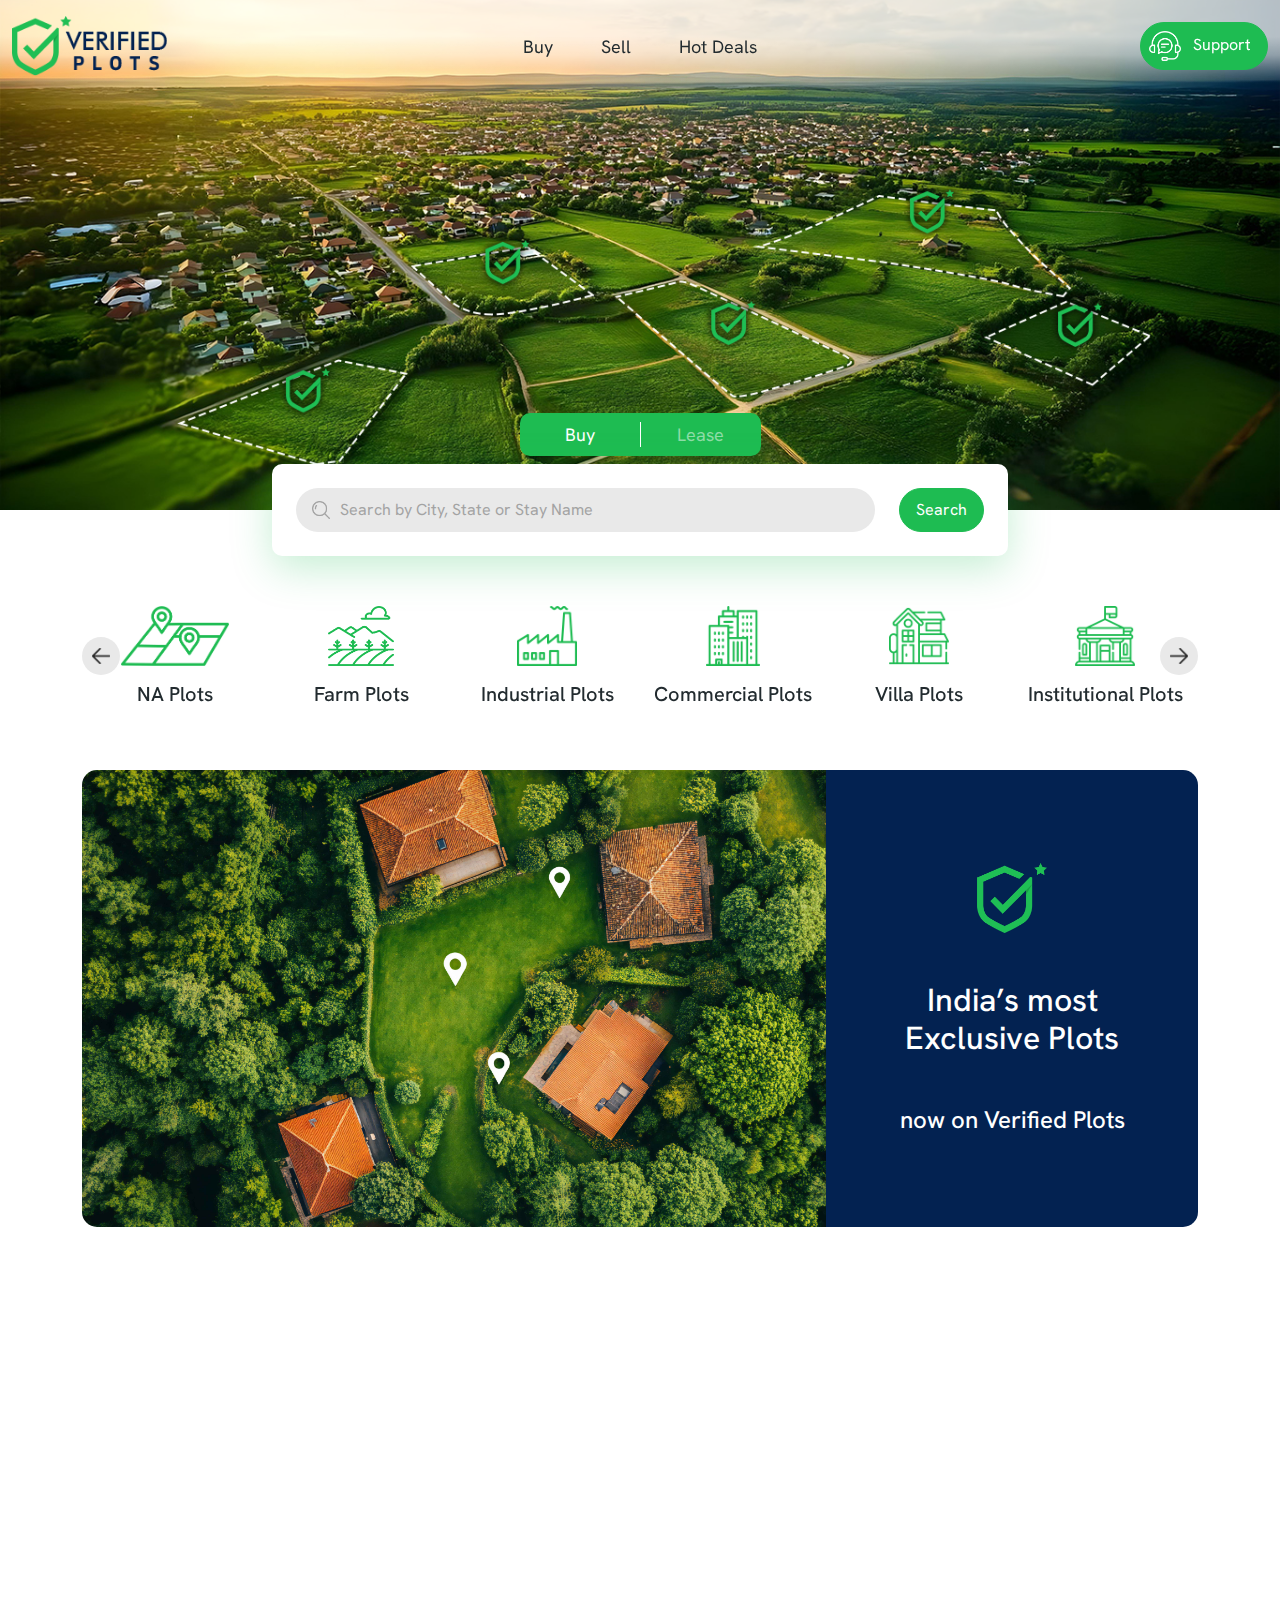
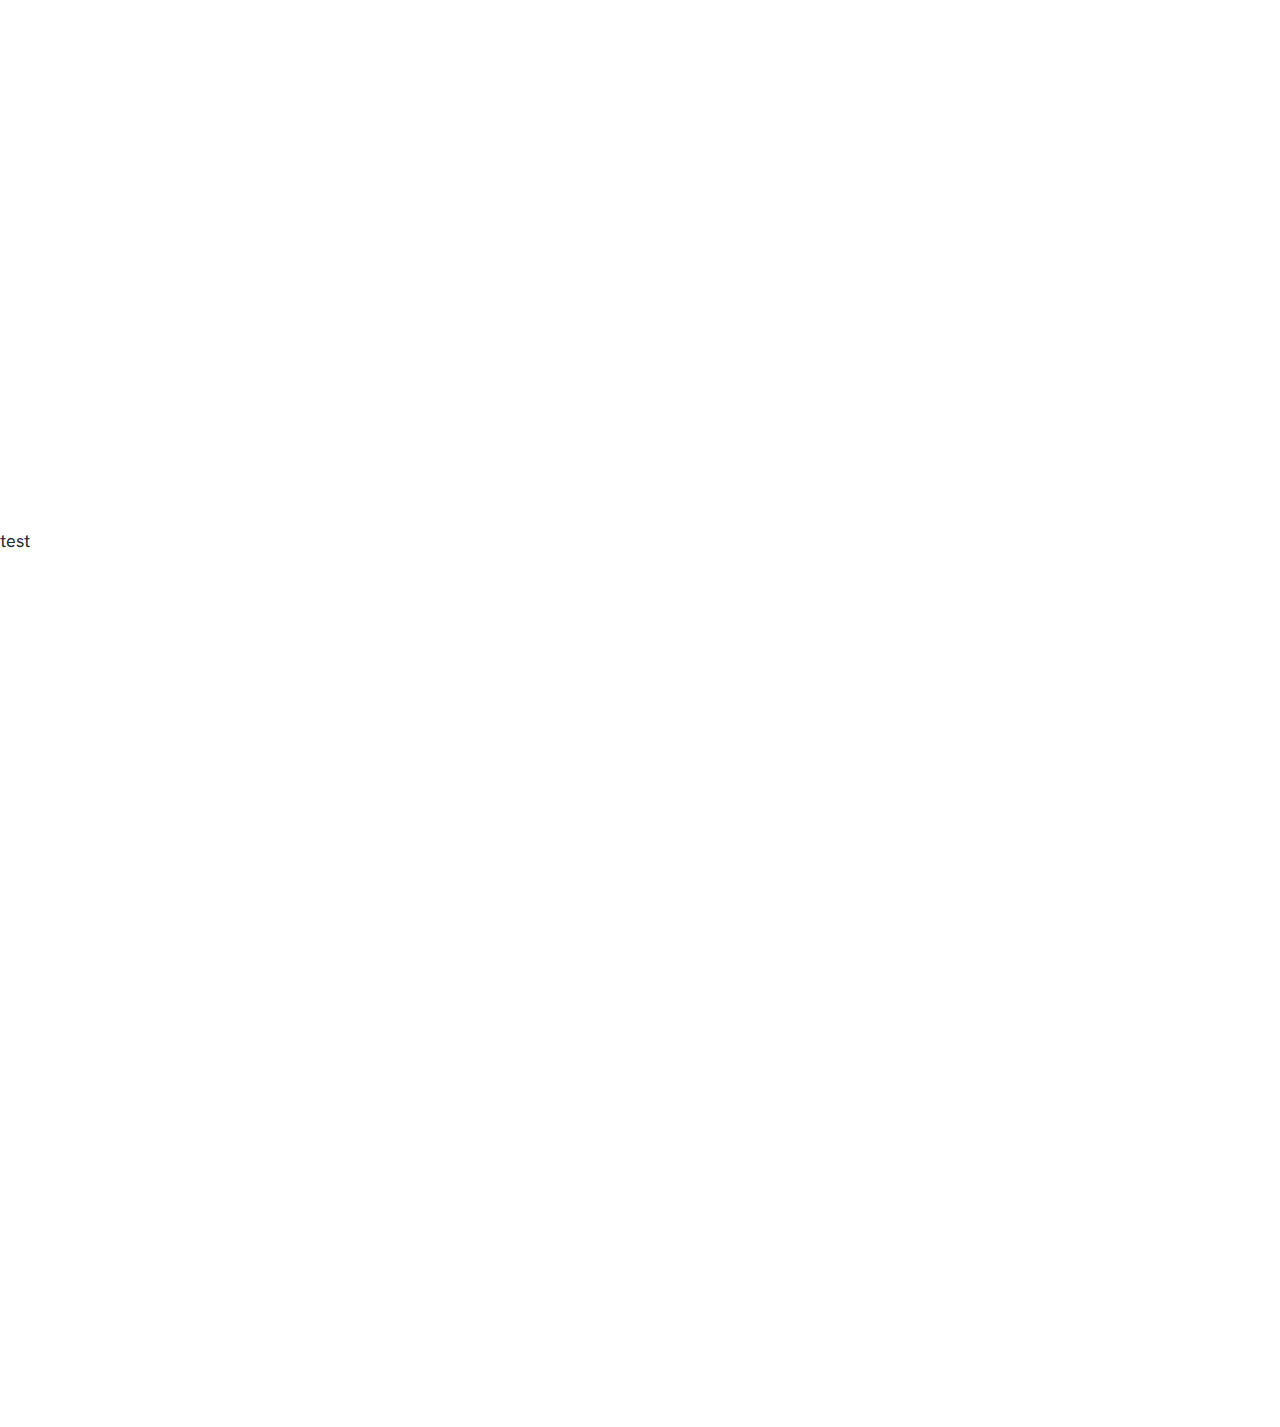
<file: home.html>
<!DOCTYPE html>
<html lang="en">
<head>
  <meta charset="UTF-8">
  <meta name="viewport" content="width=device-width, initial-scale=1.0">
  <title>Verified Plots | Home</title>
  <link rel="icon" type="image/x-icon" href="./img/verified-plots-icon.ico">
  <link rel="preconnect" href="https://fonts.googleapis.com">
  <link rel="preconnect" href="https://fonts.gstatic.com" crossorigin>
  <link href="https://fonts.googleapis.com/css2?family=Hanken+Grotesk:ital,wght@0,100..900;1,100..900&display=swap" rel="stylesheet">
  <link rel="stylesheet" href="css/bootstrap.min.css">
  <link rel="stylesheet" href="css/slick.css">
  <link rel="stylesheet" href="css/slick-theme.css">
  <link rel="stylesheet" href="css/main.css">
</head>
<body>

<header class="fixed-top">
  <div class="container-xxl py-3">
    <div class="row">
      <div class="col-6 col-lg-2 d-flex justify-content-start align-items-center">
        <a href="#">
          <img class="header-logo" src="img/verified-plots-logo.png" alt="verified-plots-logo">
        </a>
      </div>
      <div class="col-12 col-lg-8 top-menu d-none d-lg-flex flex-column justify-content-start justify-content-lg-center align-items-start align-items-lg-center p-4 p-lg-0">
        <div class="w-100 d-lg-none d-flex justify-content-between align-items-center mb-4">
          <a href="#">
            <img class="header-logo top-menu-logo" src="img/verified-plots-logo.png" alt="verified-plots-logo">
          </a>
          <img src="img/close.png" class="close-menu">
        </div>
        <div class="top-menu-inner d-flex flex-column flex-lg-row justify-content-center align-items-center">
          <a class="header-link px-2 mx-3 text-decoration-none" href="#">Buy</a>
          <a class="header-link px-2 mx-3 text-decoration-none" href="#">Sell</a>
          <a class="header-link px-2 mx-3 text-decoration-none" href="#">Hot Deals</a>
        </div>
      </div>
      <div class="col-6 col-lg-2 d-flex justify-content-end align-items-center">
        <a class="btn btn-primary btn-round py-2 px-2" href="#">
          <span><img class="btn-icon" src="img/call-center.png"></span>
          <span class="d-none d-lg-inline px-2">Support</span>
        </a>
        <span>
          <img src="img/menu.png" class="menu-icon d-flex d-lg-none ms-4">
        </span>
      </div>
    </div>
  </div>
</header>

<section id="homepage-banner" class="w-100 position-relative z-index-1 d-flex justify-content-center align-items-end mb-xl-5">
  <div class="main-banner w-100">
    <img src="img/hero-banner.jpg" class="w-100 h-auto main-banner-img">
  </div>
  
  <div class="search-outer w-100 position-absolute">
    <div class="container">
      <div class="row">
        <div class="col-12 col-lg-8 offset-lg-2 col-xxl-8 offset-xxl-2 d-flex flex-column justify-content-center align-items-center">
          <div class="BL-tab animate-to-top-2 bg-primary d-flex justify-content-center align-items-center flex-row mb-2">
            <div class="switch-btn text-center flex-1 active py-2 px-3">Buy</div>
            <div class="v-divider"> </div>
            <div class="switch-btn text-center flex-1 py-2 px-3">Lease</div>
          </div>
          <div class="search-holder animate-to-top-3 w-100 bg-white d-flex justify-content-center align-items-center p-2 p-sm-4">
            <div class="search-inner d-flex justify-content-start align-items-center w-100 bg-light py-2 px-3">
              <img src="img/search-icon.png" class="search-icon d-none d-sm-block">
              <input type="text" placeholder="Search by City, State or Stay Name" class="main-search flex-1 ms-sm-2 fs-16">
            </div>
            <div class="btn btn-primary btn-round fs-16 search-btn d-flex align-items-center ps-3 pe-3 px-sm-3 ms-sm-4">
              <img src="img/search-icon-white.png" class="search-icon d-sm-none">
              <span class="d-none d-sm-inline">Search</span>
            </div>

          </div>

        </div>
      </div>
    </div>
  </div>

</section>

<section class="px-lg-3 pt-4 pt-xl-5 mt-4 mt-sm-5">
  <div class="container-xl">
    <div class="plot-slider">
      <div class="slider-box-1 d-flex justify-content-center">
        <div class="slider-box-1-inner d-flex flex-column justify-content-start align-items-center">
        <img src="img/plotting.png" class="plot-img">
        <h5 class="mt-2 mt-sm-3 mb-0 text-center">NA <br class="d-sm-none">Plots</h5>
        </div>
      </div>
      <div class="slider-box-1 d-flex justify-content-center">
        <div class="slider-box-1-inner d-flex flex-column justify-content-start align-items-center">
        <img src="img/farm.png" class="plot-img">
        <h5 class="mt-2 mt-sm-3 mb-0 text-center">Farm <br class="d-sm-none">Plots</h5>
        </div>
      </div>
      <div class="slider-box-1 d-flex justify-content-center">
        <div class="slider-box-1-inner d-flex flex-column justify-content-start align-items-center">
        <img src="img/factory.png" class="plot-img">
        <h5 class="mt-2 mt-sm-3 mb-0 text-center">Industrial <br class="d-sm-none">Plots</h5>
        </div>
      </div>
      <div class="slider-box-1 d-flex justify-content-center">
        <div class="slider-box-1-inner d-flex flex-column justify-content-start align-items-center">
        <img src="img/skyline.png" class="plot-img">
        <h5 class="mt-2 mt-sm-3 mb-0 text-center">Commercial <br class="d-sm-none">Plots</h5>
        </div>
      </div>
      <div class="slider-box-1 d-flex justify-content-center">
        <div class="slider-box-1-inner d-flex flex-column justify-content-start align-items-center">
        <img src="img/villa.png" class="plot-img">
        <h5 class="mt-2 mt-sm-3 mb-0 text-center">Villa <br class="d-sm-none">Plots</h5>
        </div>
      </div>
      <div class="slider-box-1 d-flex justify-content-center">
        <div class="slider-box-1-inner d-flex flex-column justify-content-start align-items-center">
        <img src="img/institution.png" class="plot-img">
        <h5 class="mt-2 mt-sm-3 mb-0 text-center">Institutional <br class="d-sm-none">Plots</h5>
        </div>
      </div>
      <div class="slider-box-1 d-flex justify-content-center">
        <div class="slider-box-1-inner d-flex flex-column justify-content-start align-items-center">
        <img src="img/rowhouse.png" class="plot-img">
        <h5 class="mt-2 mt-sm-3 mb-0 text-center">RowHouse <br class="d-sm-none">Plots</h5>
        </div>
      </div>
      
    </div>
  </div>
</section>

<section class="mt-5 mt-lg-5 pt-lg-3">
  <div class="container-lg">
    <div class="row g-0">
      <div class="col-12 col-xxl-10 offset-xxl-1">
        <div class="row g-0 br-15">
          <div class="col-12 col-lg-8">
            <img src="img/house-top-view-2.jpg" class="w-100 h-auto">
          </div>
          <div class="col-12 col-lg-4 exclusive-plots-outer d-flex flex-column justify-content-center align-items-center text-center text-white py-5">
            <img src="img/verified-plots-icon.png" class="verified-plots-icon mb-4 mb-lg-5">
            <h2 class="mb-4 mb-lg-5">India’s most <br>Exclusive Plots</h2>
            <h4 class="mb-0">now on Verified Plots</h4>
          </div>
        </div>
      </div>
    </div>
  </div>
</section>

<div class="h-100vh">

</div>
<div class="h-100vh">
  
  <div class="hhhh">test</div>
</div>






<script src="js/jquery.min.js"></script>
<script src="js/bootstrap.min.js"></script>
<script src="js/slick.min.js"></script>
<script src="js/main.js"></script>
</body>
</html>
</file>
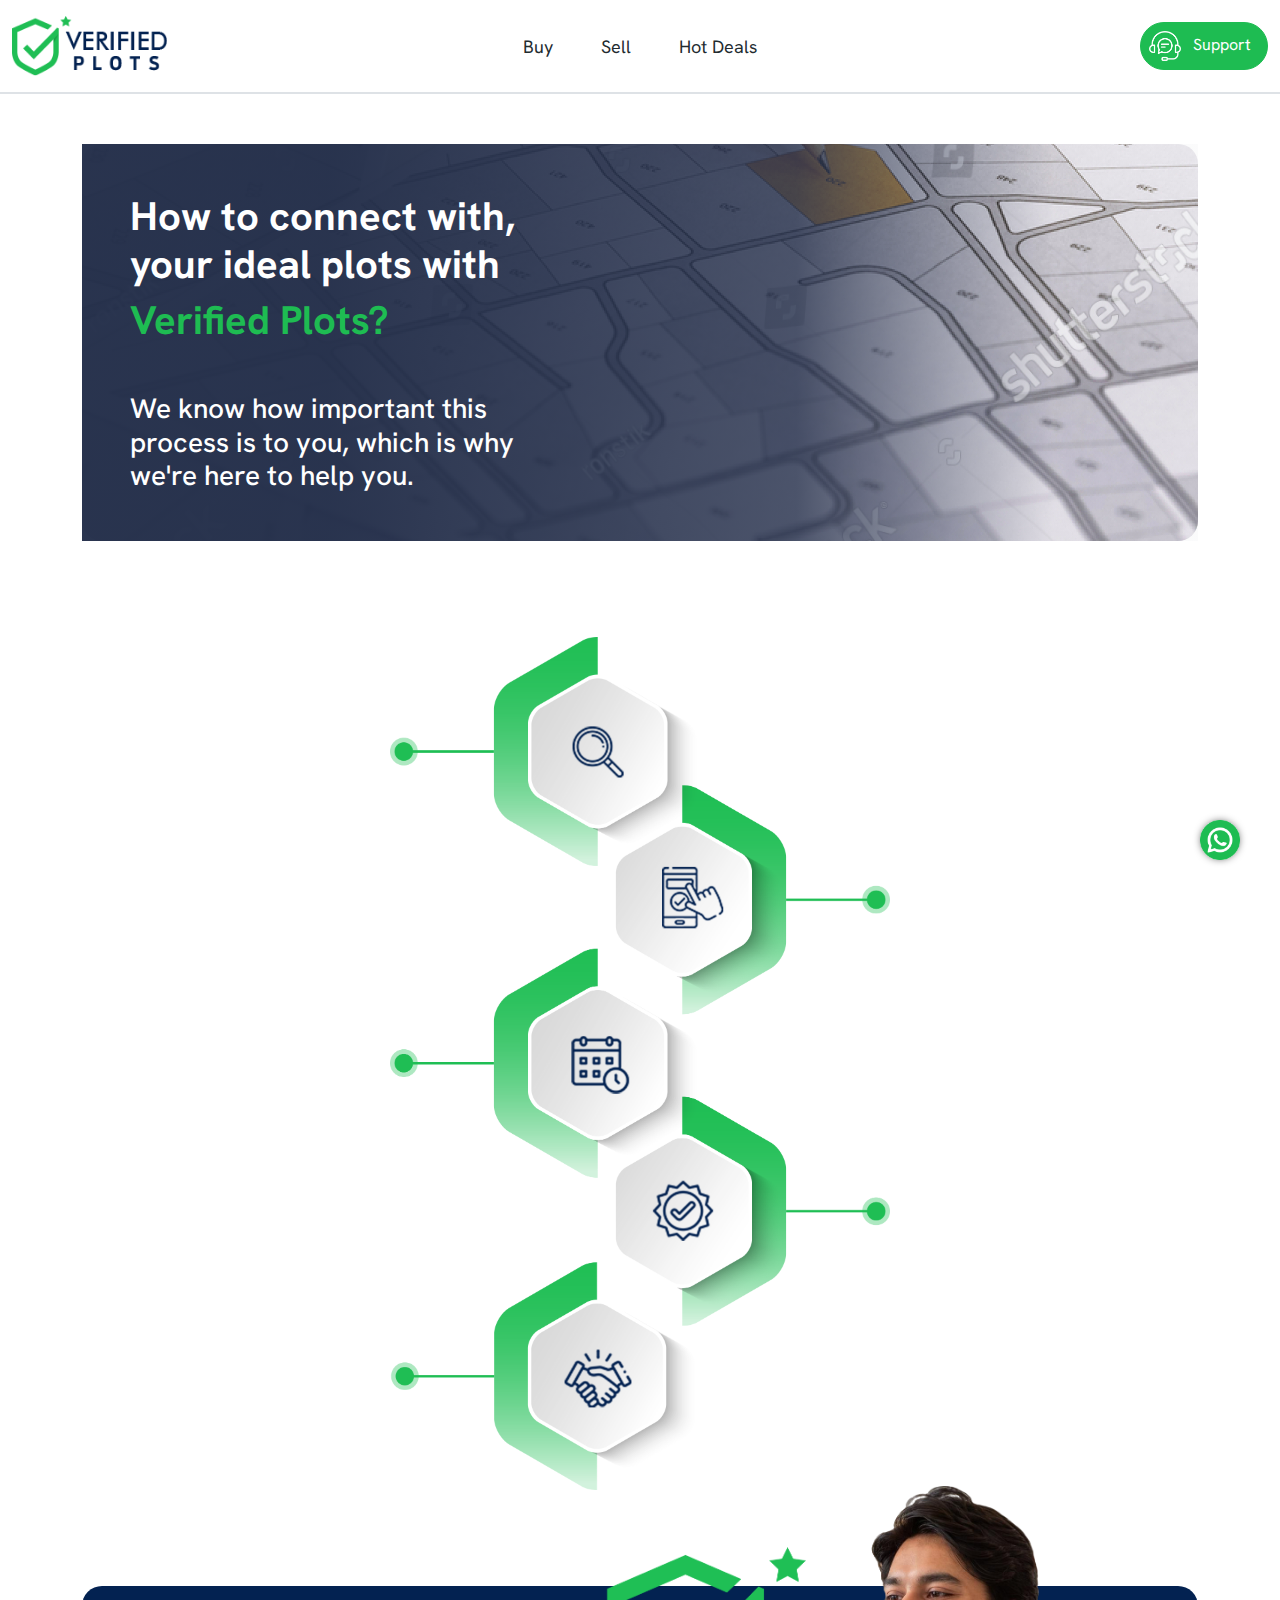
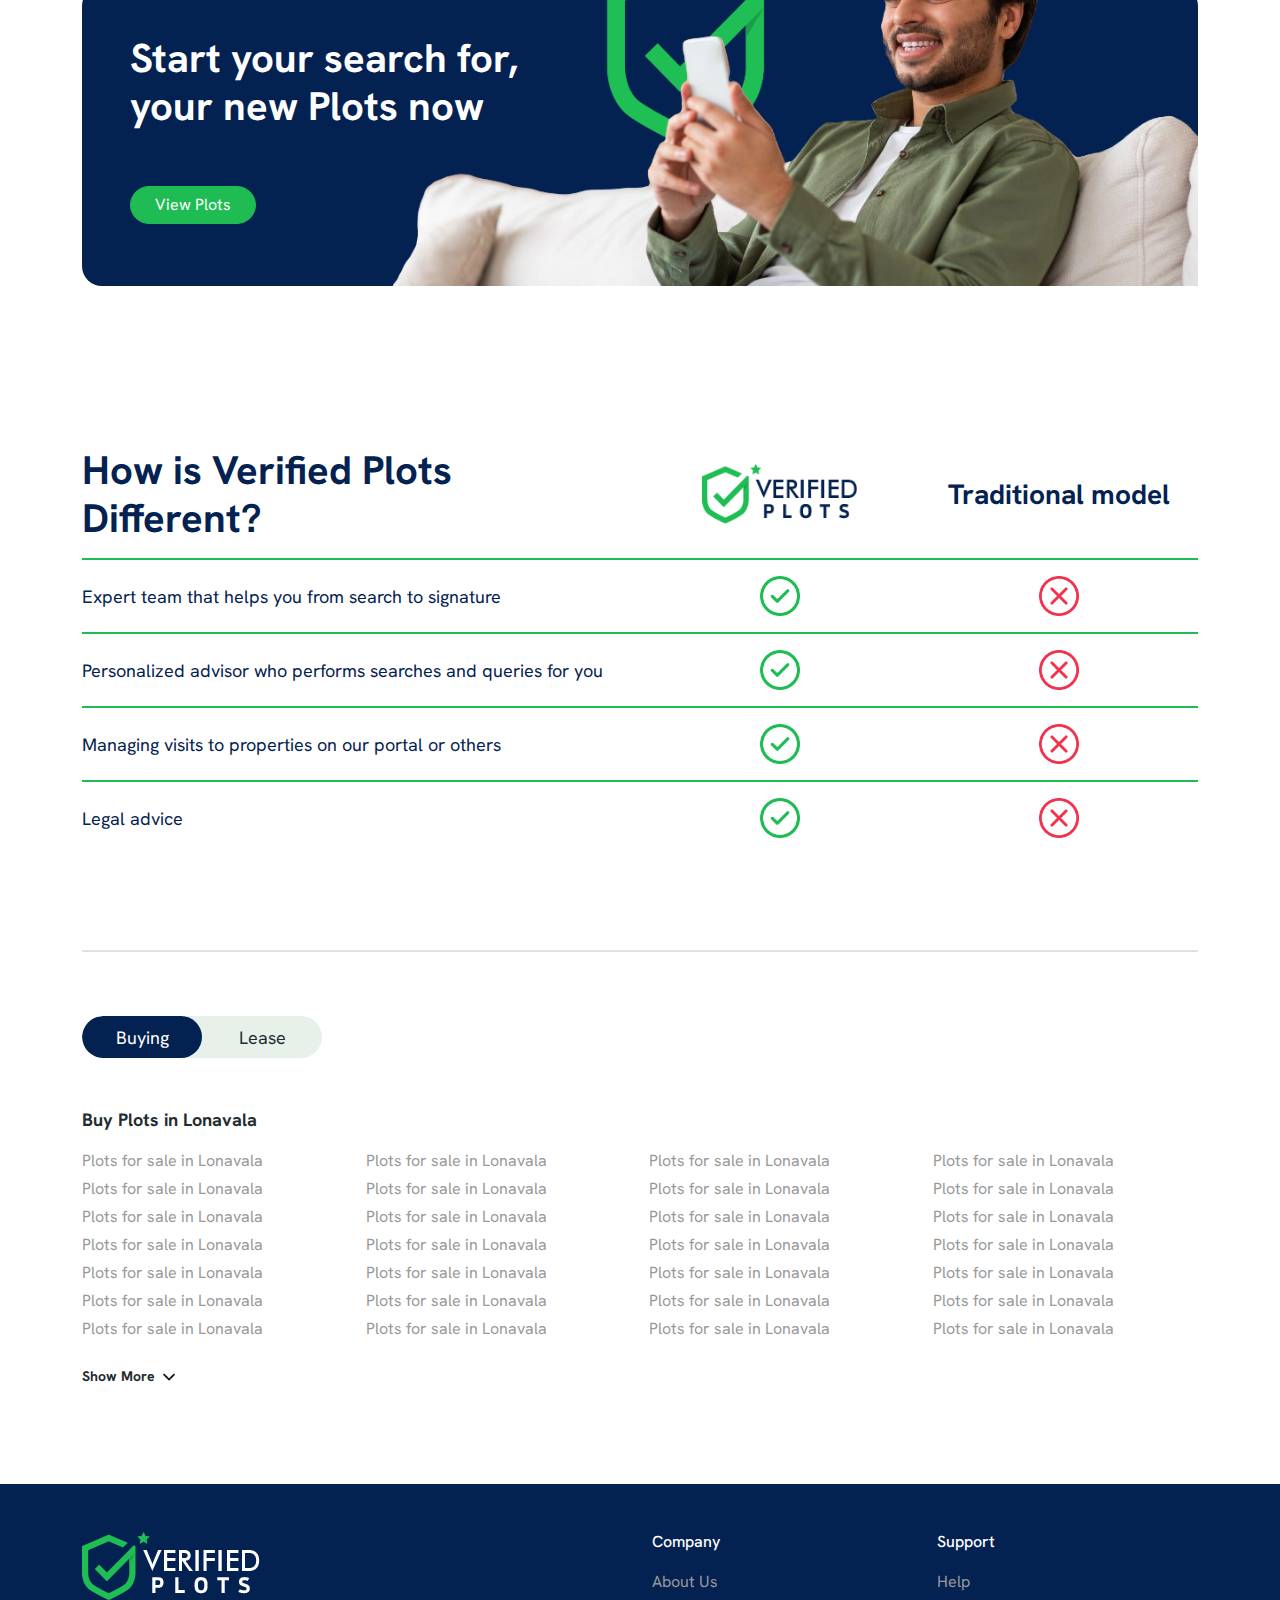
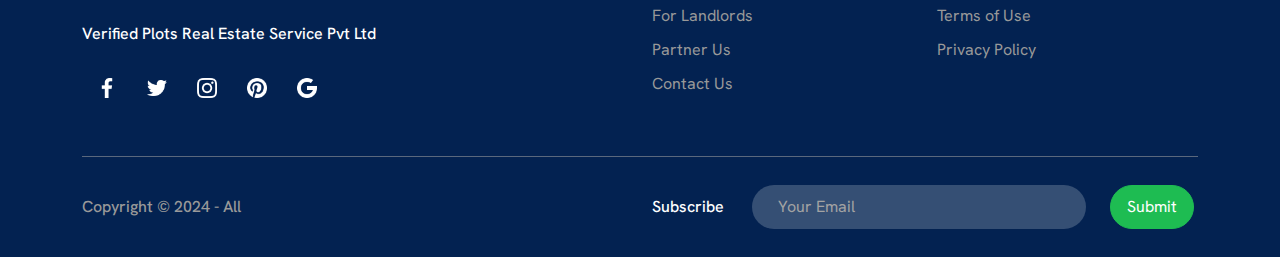
<file: how-it-works.html>
<!DOCTYPE html>
<html lang="en">

<head>
	<meta charset="UTF-8">
	<meta name="viewport" content="width=device-width, initial-scale=1.0">
	<title>Verified Plots | How it works</title>
	<link rel="icon" type="image/x-icon" href="./img/verified-plots-icon.ico">
	<link rel="preconnect" href="https://fonts.googleapis.com">
	<link rel="preconnect" href="https://fonts.gstatic.com" crossorigin>
	<link href="https://fonts.googleapis.com/css2?family=Hanken+Grotesk:ital,wght@0,100..900;1,100..900&display=swap" rel="stylesheet">
	<link rel="stylesheet" href="css/bootstrap.min.css">
	<link rel="stylesheet" href="css/slick.css">
	<link rel="stylesheet" href="css/slick-theme.css">
	<link rel="stylesheet" href="css/main.css">
	<link rel="stylesheet" href="css/country-dropdown.css">
	<link rel="stylesheet" href="css/about-us.css">
	<script src="js/country-dropdown.js"></script>
</head>

<body>
	<header class="fixed-top border-bottom border-2" id="inner-header">
		<div class="container-xxl py-3">
			<div class="row">
				<div class="col-6 col-lg-2 d-flex justify-content-start align-items-center">
					<a href="#"> <img class="header-logo" src="img/verified-plots-logo.png" alt="verified-plots-logo"> </a>
				</div>
				<div class="col-12 col-lg-8 top-menu d-none flex-column justify-content-start justify-content-lg-center align-items-start align-items-lg-center p-4 p-lg-0">
					<div class="w-100 d-lg-none d-flex justify-content-between align-items-center mb-4">
						<a href="#"> <img class="header-logo top-menu-logo" src="img/verified-plots-logo.png" alt="verified-plots-logo"> </a> <img src="img/close.png" class="close-menu"> </div>
					<div class="top-menu-inner d-flex flex-column flex-lg-row justify-content-center align-items-center"> <a class="header-link px-2 mx-3 text-decoration-none" href="#">Buy</a> <a class="header-link px-2 mx-3 text-decoration-none" href="#">Sell</a> <a class="header-link px-2 mx-3 text-decoration-none" href="#">Hot Deals</a> </div>
				</div>
				<div class="col-12 col-lg-8 d-none d-lg-flex">
					<div class="w-100 bg-white d-flex justify-content-center align-items-center py-2 px-3">
						<div class="top-menu-inner d-flex flex-column flex-lg-row justify-content-center align-items-center"> <a class="header-link px-2 mx-3 text-decoration-none" href="#">Buy</a> <a class="header-link px-2 mx-3 text-decoration-none" href="#">Sell</a> <a class="header-link px-2 mx-3 text-decoration-none" href="#">Hot Deals</a> </div>
					</div>
				</div>
				<div class="col-6 col-lg-2 d-flex justify-content-end align-items-center">
					<div class="mob-round-btn btn btn-primary btn-round py-2 px-2 me-3 d-lg-none" data-bs-toggle="modal" data-bs-target="#searchModal"> <span><img class="mob-search-white-icon" src="img/search-icon-white.png"></span> </div>
					<a class="mob-round-btn btn btn-primary btn-round py-2 px-2" href="#"> <span><img class="btn-icon" src="img/call-center.png"></span> <span class="d-none d-lg-inline px-2">Support</span> </a> <span>
          <img src="img/menu.png" class="menu-icon d-flex d-lg-none ms-4">
        </span> </div>
			</div>
		</div>
	</header>
	<section class="header-top-space mb-lg-5 pb-lg-5">
		<div class="container-md pt-4 pt-lg-5">
			<div class="row g-0 HIW-bg-1 br-20 oveflow-hidden">
				<div class="col d-flex flex-column justify-content-start align-items-start HIW-bg-gradient-1 p-4 p-lg-5">
					<h2 class="h1 animate-style-1 text-white fw-7">How to connect with, <br> your ideal plots with</h2>
					<h2 class="h1 animate-style-1 text-primary fw-7 mb-5">Verified Plots?</h2>
					<h2 class="h3 animate-style-1 text-white mb-0">
                    We know how important this <br>
                    process is to you, which is why <br>
                    we're here to help you.
                </h2> </div>
			</div>
		</div>
	</section>


	<section class="my-3 my-lg-5">
		<div class="container">
			<div class="d-flex flex-column flex-lg-row">
				
        <div class="flex-1 h-800 d-flex flex-column pe-lg-4">
					<div class="chain-box chain-box-left flex-1 d-flex flex-column justify-content-center align-items-start align-items-lg-end text-start text-lg-end mb-3 mb-lg-0">
						<h4 class="color-blue d-flex justify-content-start align-items-center"><img src="img/hiw-loupe.png" class="chain-icon d-flex d-lg-none"> Search on Verified Plots</h4>
						<p class="mb-0">On our portal, we offer properties based on your preferences. We prioritize the best listings based on your search.</p>
					</div>

          <div class="chain-box chain-box-right flex-1 d-flex d-lg-none flex-column justify-content-center align-items-start text-start pt-lg-5 mt-lg-4 mb-3 mb-lg-0">
						<h4 class="color-blue d-flex justify-content-start align-items-center"><img src="img/hiw-booking.png" class="chain-icon d-flex d-lg-none"> Check out that Plot you liked</h4>
						<p class="mb-0">We'll contact you to help you with your search and manage your visits.</p> <a data-bs-toggle="collapse" class="text-primary chain-box-show-more" href="#extraDetails" role="button" aria-expanded="false" aria-controls="extraDetails">
            What is a personalized advisor? 
            <svg xmlns="http://www.w3.org/2000/svg" version="1.1" xmlns:xlink="http://www.w3.org/1999/xlink" width="15" height="15" x="0" y="0" viewBox="0 0 451.847 451.847" style="enable-background:new 0 0 15 15" xml:space="preserve" class="ms-1"><g><path d="M225.923 354.706c-8.098 0-16.195-3.092-22.369-9.263L9.27 151.157c-12.359-12.359-12.359-32.397 0-44.751 12.354-12.354 32.388-12.354 44.748 0l171.905 171.915 171.906-171.909c12.359-12.354 32.391-12.354 44.744 0 12.365 12.354 12.365 32.392 0 44.751L248.292 345.449c-6.177 6.172-14.274 9.257-22.369 9.257z" fill="#1ebc52" opacity="1" data-original="#000000" class=""></path></g></svg>
          </a>
						<div class="collapse multi-collapse mb-1" id="extraDetails">
							<p class="mb-0"> Quibusdam expedita atque numquam suscipit ea voluptatum quam tempora laboriosam fuga, odit quo non consequatur temporibus? Eligendi magni numquam et, nihil officia assumenda nostrum illum dolorem molestiae quod commodi reprehenderit. </p>
						</div>
					</div>

					<div class="chain-box chain-box-left flex-1 d-flex flex-column justify-content-center align-items-start align-items-lg-end text-start text-lg-end mb-3 mb-lg-0">
						<h4 class="color-blue d-flex justify-content-start align-items-center"><img src="img/hiw-schedule.png" class="chain-icon d-flex d-lg-none"> We take care of scheduling all the visits you want</h4>
						<p class="mb-0">At Mudafy, you can send the properties you like to your personal advisor, and they'll handle all your viewings , even if you find properties on other portals!</p>
					</div>

          <div class="chain-box chain-box-right flex-1 d-flex d-lg-none flex-column justify-content-center align-items-start text-start pb-lg-5 mb-lg-5 mb-3 mb-lg-0">
						<h4 class="color-blue d-flex justify-content-start align-items-center"><img src="img/hiw-verification.png" class="chain-icon d-flex d-lg-none"> Plot Verification</h4>
						<p class="mb-0 mb-lg-5">We guide you through legal checks, permits, and contracts—connecting you with local experts every step of the way.</p>
					</div>


					<div class="chain-box chain-box-left flex-1 d-flex flex-column justify-content-center align-items-start align-items-lg-end text-start text-lg-end mb-3 mb-lg-0">
						<h4 class="color-blue d-flex justify-content-start align-items-center"><img src="img/hiw-handshake.png" class="chain-icon d-flex d-lg-none"> Booking</h4>
						<p class="mb-0">Your advisor, with a licensed real estate agent, will guide you in making the best offer and negotiating. At Mudafy, our legal team is here to answer all your questions right up to the day of the deed.</p> <a data-bs-toggle="collapse" class="text-primary chain-box-show-more" href="#legalAdvisor" role="button" aria-expanded="false" aria-controls="legalAdvisor">
            What is a legal advisor? 
            <svg xmlns="http://www.w3.org/2000/svg" version="1.1" xmlns:xlink="http://www.w3.org/1999/xlink" width="15" height="15" x="0" y="0" viewBox="0 0 451.847 451.847" style="enable-background:new 0 0 15 15" xml:space="preserve" class="ms-1"><g><path d="M225.923 354.706c-8.098 0-16.195-3.092-22.369-9.263L9.27 151.157c-12.359-12.359-12.359-32.397 0-44.751 12.354-12.354 32.388-12.354 44.748 0l171.905 171.915 171.906-171.909c12.359-12.354 32.391-12.354 44.744 0 12.365 12.354 12.365 32.392 0 44.751L248.292 345.449c-6.177 6.172-14.274 9.257-22.369 9.257z" fill="#1ebc52" opacity="1" data-original="#000000" class=""></path></g></svg>
          </a>
						<div class="collapse multi-collapse mb-1" id="legalAdvisor">
							<p class="mb-0"> Quibusdam expedita atque numquam suscipit ea voluptatum quam tempora laboriosam fuga, odit quo non consequatur temporibus? Eligendi magni numquam et, nihil officia assumenda nostrum illum dolorem molestiae quod commodi reprehenderit. </p>
						</div>
					</div>
				</div>
				<div class="middle-chain d-none d-lg-flex h-800"> <img src="img/icon-set-all.png" class="middle-chain-img w-100 h-auto"> </div>


				<div class="flex-1 h-800 d-none d-lg-flex flex-column ps-lg-4">
					<div class="chain-box chain-box-right flex-1 d-flex flex-column justify-content-center align-items-start text-start pt-lg-5 mt-lg-4 mb-3 mb-lg-0">
						<h4 class="color-blue d-flex justify-content-start align-items-center"><img src="img/hiw-booking.png" class="chain-icon d-flex d-lg-none"> Check out that Plot you liked</h4>
						<p class="mb-0">We'll contact you to help you with your search and manage your visits.</p> <a data-bs-toggle="collapse" class="text-primary chain-box-show-more" href="#extraDetails" role="button" aria-expanded="false" aria-controls="extraDetails">
            What is a personalized advisor? 
            <svg xmlns="http://www.w3.org/2000/svg" version="1.1" xmlns:xlink="http://www.w3.org/1999/xlink" width="15" height="15" x="0" y="0" viewBox="0 0 451.847 451.847" style="enable-background:new 0 0 15 15" xml:space="preserve" class="ms-1"><g><path d="M225.923 354.706c-8.098 0-16.195-3.092-22.369-9.263L9.27 151.157c-12.359-12.359-12.359-32.397 0-44.751 12.354-12.354 32.388-12.354 44.748 0l171.905 171.915 171.906-171.909c12.359-12.354 32.391-12.354 44.744 0 12.365 12.354 12.365 32.392 0 44.751L248.292 345.449c-6.177 6.172-14.274 9.257-22.369 9.257z" fill="#1ebc52" opacity="1" data-original="#000000" class=""></path></g></svg>
          </a>
						<div class="collapse multi-collapse mb-1" id="extraDetails">
							<p class="mb-0"> Quibusdam expedita atque numquam suscipit ea voluptatum quam tempora laboriosam fuga, odit quo non consequatur temporibus? Eligendi magni numquam et, nihil officia assumenda nostrum illum dolorem molestiae quod commodi reprehenderit. </p>
						</div>
					</div>
					<div class="chain-box chain-box-right flex-1 d-flex flex-column justify-content-center align-items-start text-start pb-lg-5 mb-lg-5 mb-3 mb-lg-0">
						<h4 class="color-blue d-flex justify-content-start align-items-center"><img src="img/hiw-verification.png" class="chain-icon d-flex d-lg-none"> Plot Verification</h4>
						<p class="mb-0 mb-lg-5">We guide you through legal checks, permits, and contracts—connecting you with local experts every step of the way.</p>
					</div>
				</div>


			</div>
		</div>
	</section>
	<section class="mt-3 mt-lg-5 pt-lg-5 pb-lg-5">
		<div class="container-md">
			<div class="row g-0 position-relative">
				<div class="HIW-start-search-top col-12 bg-dark-blue p-5 br-20">
					<h2 class="h1 animate-style-1 text-white fw-7">Start your search for, <br> your new Plots now</h2> <a class="btn btn-primary btn-round px-4 mt-4 mt-lg-5">View Plots</a> </div>
				<div class="d-none d-lg-flex HIW-start-search-bg col-12 d-flex justify-content-end z-index-2"> <img src="img/smiling-man-using-smartphone.png"> </div>
			</div>
		</div>
	</section>
	<section class="HID-section bg-lightgreen py-4 py-md-5 mt-3 mt-lg-5">
		<div class="container-md">
			<div class="row g-0 border-bottom border-primary border-2 py-3">
				<div class="col-6 m-border-e d-flex justify-content-start align-items-center">
					<h2 class="HID-text h1 color-blue fw-7 mb-0">How is Verified Plots Different?</h2> </div>
				<div class="col-3 m-border-e d-flex justify-content-center align-items-center"> <img src="img/verified-plots-logo.png" class="HIW-logo"> </div>
				<div class="col-3 d-flex justify-content-center align-items-center text-center">
					<h2 class="HID-text h3 color-blue fw-7 mb-0">Traditional model</h2> </div>
			</div>
			<div class="row g-0 border-bottom border-primary border-2 py-3">
				<div class="col-6 m-border-e d-flex justify-content-start align-items-center"> <span class="color-blue">Expert team that helps you from search to signature</span> </div>
				<div class="col-3 m-border-e d-flex justify-content-center align-items-center"> <img src="img/check-mark-primary.png" class="HIW-marks-icon"> </div>
				<div class="col-3 d-flex justify-content-center align-items-center"> <img src="img/x-mark-red.png" class="HIW-marks-icon"> </div>
			</div>
			<div class="row g-0 border-bottom border-primary border-2 py-3">
				<div class="col-6 m-border-e d-flex justify-content-start align-items-center"> <span class="color-blue">Personalized advisor who performs searches and queries for you</span> </div>
				<div class="col-3 m-border-e d-flex justify-content-center align-items-center"> <img src="img/check-mark-primary.png" class="HIW-marks-icon"> </div>
				<div class="col-3 d-flex justify-content-center align-items-center"> <img src="img/x-mark-red.png" class="HIW-marks-icon"> </div>
			</div>
			<div class="row g-0 border-bottom border-primary border-2 py-3">
				<div class="col-6 m-border-e d-flex justify-content-start align-items-center"> <span class="color-blue">Managing visits to properties on our portal or others</span> </div>
				<div class="col-3 m-border-e d-flex justify-content-center align-items-center"> <img src="img/check-mark-primary.png" class="HIW-marks-icon"> </div>
				<div class="col-3 d-flex justify-content-center align-items-center"> <img src="img/x-mark-red.png" class="HIW-marks-icon"> </div>
			</div>
			<div class="row g-0 align-items-center pt-3">
				<div class="col-6 m-border-e d-flex justify-content-start align-items-center"> <span class="color-blue">Legal advice</span> </div>
				<div class="col-3 m-border-e d-flex justify-content-center align-items-center"> <img src="img/check-mark-primary.png" class="HIW-marks-icon"> </div>
				<div class="col-3 d-flex justify-content-center align-items-center"> <img src="img/x-mark-red.png" class="HIW-marks-icon"> </div>
			</div>
		</div>
	</section>
	<section class="py-5">
		<div class="container-xl">
			<div class="row">
				<div class="col-12 my-lg-3">
					<div class="w-100 border-top border-2 pt-5"></div>
				</div>
				<div class="col-12 d-flex justify-content-start align-items-center">
					<div class="nav switch-btn-outer list-details-switch-btn left">
						<div class="switch-btn-inner active" data-btn-pos="left" id="tab-1-btn" data-bs-toggle="pill" data-bs-target="#tab-1" type="button" role="tab" aria-controls="tab-1" aria-selected="true">Buying</div>
						<div class="switch-btn-inner" data-btn-pos="right" id="tab-2-btn" data-bs-toggle="pill" data-bs-target="#tab-2" type="button" role="tab" aria-controls="tab-2" aria-selected="false">Lease</div>
					</div>
				</div>
				<div class="col-12 tab-content">
					<div class="w-100 text-start plot-list-outer buy-plot-group tab-pane fade show active" id="tab-1" role="tabpanel" aria-labelledby="tab-1-btn">
						<div class="w-100 text-start text-md-start fw-7 mb-3 mt-4 mt-lg-5">Buy Plots in Lonavala</div>
						<ul class="plot-list buy-plots-lonavala">
							<li class="pb-1"><a class="text-decoration-none" href="#">Plots for sale in Lonavala</a></li>
							<li class="pb-1"><a class="text-decoration-none" href="#">Plots for sale in Lonavala</a></li>
							<li class="pb-1"><a class="text-decoration-none" href="#">Plots for sale in Lonavala</a></li>
							<li class="pb-1"><a class="text-decoration-none" href="#">Plots for sale in Lonavala</a></li>
							<li class="pb-1"><a class="text-decoration-none" href="#">Plots for sale in Lonavala</a></li>
							<li class="pb-1"><a class="text-decoration-none" href="#">Plots for sale in Lonavala</a></li>
							<li class="pb-1"><a class="text-decoration-none" href="#">Plots for sale in Lonavala</a></li>
							<li class="pb-1"><a class="text-decoration-none" href="#">Plots for sale in Lonavala</a></li>
							<li class="pb-1"><a class="text-decoration-none" href="#">Plots for sale in Lonavala</a></li>
							<li class="pb-1"><a class="text-decoration-none" href="#">Plots for sale in Lonavala</a></li>
							<li class="pb-1"><a class="text-decoration-none" href="#">Plots for sale in Lonavala</a></li>
							<li class="pb-1"><a class="text-decoration-none" href="#">Plots for sale in Lonavala</a></li>
							<li class="pb-1"><a class="text-decoration-none" href="#">Plots for sale in Lonavala</a></li>
							<li class="pb-1"><a class="text-decoration-none" href="#">Plots for sale in Lonavala</a></li>
							<li class="pb-1"><a class="text-decoration-none" href="#">Plots for sale in Lonavala</a></li>
							<li class="pb-1"><a class="text-decoration-none" href="#">Plots for sale in Lonavala</a></li>
							<li class="pb-1"><a class="text-decoration-none" href="#">Plots for sale in Lonavala</a></li>
							<li class="pb-1"><a class="text-decoration-none" href="#">Plots for sale in Lonavala</a></li>
							<li class="pb-1"><a class="text-decoration-none" href="#">Plots for sale in Lonavala</a></li>
							<li class="pb-1"><a class="text-decoration-none" href="#">Plots for sale in Lonavala</a></li>
							<li class="pb-1"><a class="text-decoration-none" href="#">Plots for sale in Lonavala</a></li>
							<li class="pb-1"><a class="text-decoration-none" href="#">Plots for sale in Lonavala</a></li>
							<li class="pb-1"><a class="text-decoration-none" href="#">Plots for sale in Lonavala</a></li>
							<li class="pb-1"><a class="text-decoration-none" href="#">Plots for sale in Lonavala</a></li>
							<li class="pb-1"><a class="text-decoration-none" href="#">Plots for sale in Lonavala</a></li>
							<li class="pb-1"><a class="text-decoration-none" href="#">Plots for sale in Lonavala</a></li>
							<li class="pb-1"><a class="text-decoration-none" href="#">Plots for sale in Lonavala</a></li>
							<li class="pb-1"><a class="text-decoration-none" href="#">Plots for sale in Lonavala</a></li>
							<li class="extra-li pb-1"><a class="text-decoration-none" href="#">Plots for sale in Lonavala</a></li>
							<li class="extra-li pb-1"><a class="text-decoration-none" href="#">Plots for sale in Lonavala</a></li>
							<li class="extra-li pb-1"><a class="text-decoration-none" href="#">Plots for sale in Lonavala</a></li>
							<li class="extra-li pb-1"><a class="text-decoration-none" href="#">Plots for sale in Lonavala</a></li>
							<li class="extra-li pb-1"><a class="text-decoration-none" href="#">Plots for sale in Lonavala</a></li>
							<li class="extra-li pb-1"><a class="text-decoration-none" href="#">Plots for sale in Lonavala</a></li>
							<li class="extra-li pb-1"><a class="text-decoration-none" href="#">Plots for sale in Lonavala</a></li>
							<li class="extra-li pb-1"><a class="text-decoration-none" href="#">Plots for sale in Lonavala</a></li>
							<li class="extra-li pb-1"><a class="text-decoration-none" href="#">Plots for sale in Lonavala</a></li>
							<li class="extra-li pb-1"><a class="text-decoration-none" href="#">Plots for sale in Lonavala</a></li>
							<li class="extra-li pb-1"><a class="text-decoration-none" href="#">Plots for sale in Lonavala</a></li>
							<li class="extra-li pb-1"><a class="text-decoration-none" href="#">Plots for sale in Lonavala</a></li>
						</ul>
						<div class="show-li d-inline-flex justify-content-start align-items-center fs-14 fw-7 buy-plots-lonavala-show-more" onclick="showExtraLi('.buy-plots-lonavala')"> <span class="pe-2">Show More</span><img src="img/down-arrow.png" class="show-more-arrow"> </div>
					</div>
					<div class="w-100 text-start plot-list-outer lease-plot-group tab-pane fade" id="tab-2" role="tabpanel" aria-labelledby="tab-2-btn">
						<div class="w-100 text-start text-md-start fw-7 mb-3 mt-4 mt-lg-5">Lease Plots in Lonavala</div>
						<ul class="plot-list lease-plots-lonavala">
							<li class="pb-1"><a class="text-decoration-none" href="#">Flats for lease in Lonavala</a></li>
							<li class="pb-1"><a class="text-decoration-none" href="#">Flats for lease in Lonavala</a></li>
							<li class="pb-1"><a class="text-decoration-none" href="#">Flats for lease in Lonavala</a></li>
							<li class="pb-1"><a class="text-decoration-none" href="#">Flats for lease in Lonavala</a></li>
							<li class="pb-1"><a class="text-decoration-none" href="#">Flats for lease in Lonavala</a></li>
							<li class="pb-1"><a class="text-decoration-none" href="#">Flats for lease in Lonavala</a></li>
							<li class="pb-1"><a class="text-decoration-none" href="#">Flats for lease in Lonavala</a></li>
							<li class="pb-1"><a class="text-decoration-none" href="#">Flats for lease in Lonavala</a></li>
							<li class="pb-1"><a class="text-decoration-none" href="#">Flats for lease in Lonavala</a></li>
							<li class="pb-1"><a class="text-decoration-none" href="#">Flats for lease in Lonavala</a></li>
							<li class="pb-1"><a class="text-decoration-none" href="#">Flats for lease in Lonavala</a></li>
							<li class="pb-1"><a class="text-decoration-none" href="#">Flats for lease in Lonavala</a></li>
							<li class="pb-1"><a class="text-decoration-none" href="#">Flats for lease in Lonavala</a></li>
							<li class="pb-1"><a class="text-decoration-none" href="#">Flats for lease in Lonavala</a></li>
							<li class="pb-1"><a class="text-decoration-none" href="#">Flats for lease in Lonavala</a></li>
							<li class="pb-1"><a class="text-decoration-none" href="#">Flats for lease in Lonavala</a></li>
							<li class="pb-1"><a class="text-decoration-none" href="#">Flats for lease in Lonavala</a></li>
							<li class="pb-1"><a class="text-decoration-none" href="#">Flats for lease in Lonavala</a></li>
							<li class="pb-1"><a class="text-decoration-none" href="#">Flats for lease in Lonavala</a></li>
							<li class="pb-1"><a class="text-decoration-none" href="#">Flats for lease in Lonavala</a></li>
							<li class="pb-1"><a class="text-decoration-none" href="#">Flats for lease in Lonavala</a></li>
							<li class="pb-1"><a class="text-decoration-none" href="#">Flats for lease in Lonavala</a></li>
							<li class="pb-1"><a class="text-decoration-none" href="#">Flats for lease in Lonavala</a></li>
							<li class="pb-1"><a class="text-decoration-none" href="#">Flats for lease in Lonavala</a></li>
							<li class="pb-1"><a class="text-decoration-none" href="#">Flats for lease in Lonavala</a></li>
							<li class="pb-1"><a class="text-decoration-none" href="#">Flats for lease in Lonavala</a></li>
							<li class="pb-1"><a class="text-decoration-none" href="#">Flats for lease in Lonavala</a></li>
							<li class="pb-1"><a class="text-decoration-none" href="#">Flats for lease in Lonavala</a></li>
							<li class="extra-li pb-1"><a class="text-decoration-none" href="#">Flats for lease in Lonavala</a></li>
							<li class="extra-li pb-1"><a class="text-decoration-none" href="#">Flats for lease in Lonavala</a></li>
							<li class="extra-li pb-1"><a class="text-decoration-none" href="#">Flats for lease in Lonavala</a></li>
							<li class="extra-li pb-1"><a class="text-decoration-none" href="#">Flats for lease in Lonavala</a></li>
							<li class="extra-li pb-1"><a class="text-decoration-none" href="#">Flats for lease in Lonavala</a></li>
							<li class="extra-li pb-1"><a class="text-decoration-none" href="#">Flats for lease in Lonavala</a></li>
							<li class="extra-li pb-1"><a class="text-decoration-none" href="#">Flats for lease in Lonavala</a></li>
							<li class="extra-li pb-1"><a class="text-decoration-none" href="#">Flats for lease in Lonavala</a></li>
							<li class="extra-li pb-1"><a class="text-decoration-none" href="#">Flats for lease in Lonavala</a></li>
							<li class="extra-li pb-1"><a class="text-decoration-none" href="#">Flats for lease in Lonavala</a></li>
							<li class="extra-li pb-1"><a class="text-decoration-none" href="#">Flats for lease in Lonavala</a></li>
							<li class="extra-li pb-1"><a class="text-decoration-none" href="#">Flats for lease in Lonavala</a></li>
						</ul>
						<div class="show-li d-inline-flex justify-content-start align-items-center fs-14 fw-7 lease-plots-lonavala-show-more" onclick="showExtraLi('.lease-plots-lonavala')"> <span class="pe-2">Show More</span><img src="img/down-arrow.png" class="show-more-arrow"> </div>
					</div>
				</div>
			</div>
		</div>
	</section>
	<a class="floating-wp" href="#"> <img src="img/whatsapp.png" class="floating-wp-icon"> </a>
	<footer class="footer-bottom mt-5 pt-5 pb-4 mt-lg-5 pt-lg-5 pb-lg-4 footer-outer-bg">
		<div class="container-xl">
			<div class="row pb-5">
				<div class="col-12 col-lg-6 col-md-6"> <img class="footer-logo pb-4" src="img/verified-plots-logo-white.png" alt="verified-plots-logo">
					<h6 class="pb-3 text-white">Verified Plots Real Estate Service Pvt Ltd</h6>
					<div class="d-flex mb-4 mb-lg-0">
						<a href="#"><img class="ft-logo ml-0" src="img/facebook.png" alt="facebook-logo"></a>
						<a href="#"><img class="ft-logo" src="img/twitter.png" alt="twitter-logo"></a>
						<a href="#"><img class="ft-logo" src="img/instagram.png" alt="instagram-logo"></a>
						<a href="#"><img class="ft-logo" src="img/pinterest-logo.png" alt="pinterest-logo"></a>
						<a href="#"><img class="ft-logo" src="img/google.png" alt="google-logo"></a>
					</div>
				</div>
				<div class="col-12 col-lg-6 col-md-6">
					<div class="row">
						<div class="col-6">
							<h6 class="pb-2 text-white">Company</h6> <a href="#" class="ft-links">About Us</a> <a href="#" class="ft-links">For Landlords</a> <a href="#" class="ft-links">Partner Us</a> <a href="#" class="ft-links">Contact Us</a> </div>
						<div class="col-6">
							<h6 class="pb-2 text-white">Support</h6> <a href="#" class="ft-links">Help</a> <a href="#" class="ft-links">Terms of Use</a> <a href="#" class="ft-links">Privacy Policy</a> </div>
					</div>
				</div>
			</div>
			<div class="w-100 border-top pt-4 border-light-grey"></div>
			<div class="row d-flex flex-wrap">
				<div class="col-12 col-lg-6 col-md-3 d-flex justify-content-start align-items-center order-2 order-md-1 mt-4 mt-md-0">
					<h5 class="mb-ms-0 mb-md-0 mb-3">
          <a href="#" class="ft-links mb-0 ms-3 ms-md-0 mt-0">Copyright &copy; 2024 - All</a>
        </h5> </div>
				<div class="col-12 col-lg-6 col-md-9 order-1 order-md-2">
					<div class="d-flex flex-column flex-sm-row">
						<h6 class="text-white d-flex align-items-center me-sm-4 ms-3 ms-md-0 mb-md-0 mb-2">Subscribe</h6>
						<div class="search-holder shadow-0 w-100 d-flex justify-content-center align-items-center p-1">
							<div class="search-inner d-flex justify-content-start align-items-center w-100 bg-light-grey py-2 px-3">
								<!-- <img src="img/search-icon.png" class="search-icon d-none d-sm-block"> -->
								<input type="text" placeholder="Your Email" class="main-search text-white ms-sm-2 fs-16"> </div>
							<div class="btn btn-primary btn-round fs-16 search-btn d-flex align-items-center ps-3 pe-3 px-sm-3 ms-sm-4">
								<!-- <img src="img/search-icon-white.png" class="search-icon d-sm-none"> --><span class="d-sm-inline">Submit</span> </div>
						</div>
					</div>
				</div>
			</div>
		</div>
	</footer>
	<style>

	</style>
	<script>
	</script>
	<script src="js/jquery.min.js"></script>
	<script src="js/bootstrap.min.js"></script>
	<script src="js/slick.min.js"></script>
	<script src="js/main.js"></script>
</body>

</html>
</file>
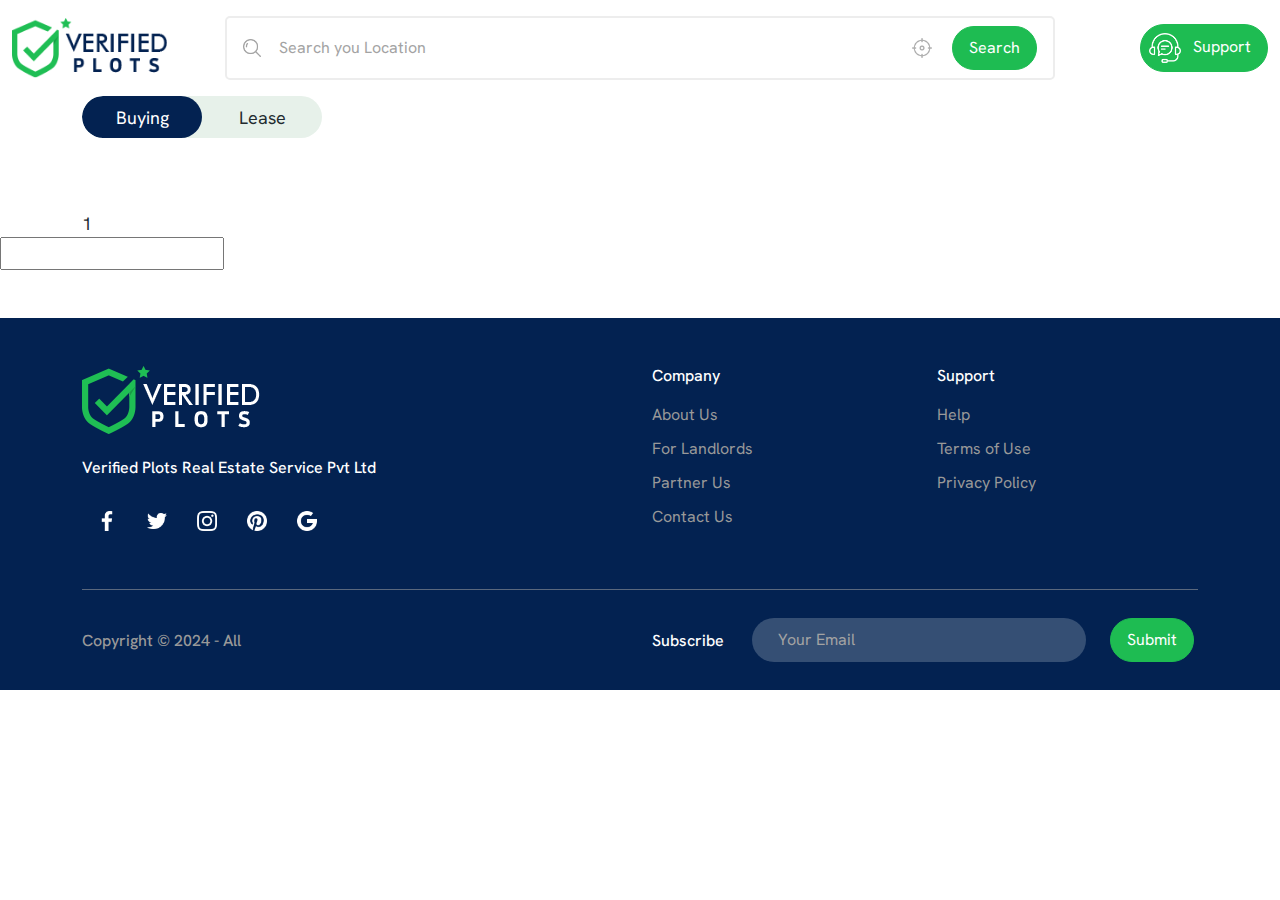
<file: items.html>
<!DOCTYPE html>
<html lang="en">
<head>
  <meta charset="UTF-8">
  <meta name="viewport" content="width=device-width, initial-scale=1.0">
  <title>Verified Plots | Home</title>
  <link rel="icon" type="image/x-icon" href="./img/verified-plots-icon.ico">
  <link rel="preconnect" href="https://fonts.googleapis.com">
  <link rel="preconnect" href="https://fonts.gstatic.com" crossorigin>
  <link href="https://fonts.googleapis.com/css2?family=Hanken+Grotesk:ital,wght@0,100..900;1,100..900&display=swap" rel="stylesheet">
  <link rel="stylesheet" href="css/bootstrap.min.css">
  <link rel="stylesheet" href="css/slick.css">
  <link rel="stylesheet" href="css/slick-theme.css">
  <link rel="stylesheet" href="css/main.css">
</head>
<body>

<header class="fixed-top" id="inner-header">
  <div class="container-xxl py-3">
    <div class="row">
      <div class="col-6 col-lg-2 d-flex justify-content-start align-items-center">
        <a href="#">
          <img class="header-logo" src="img/verified-plots-logo.png" alt="verified-plots-logo">
        </a>
      </div>

      <div class="col-12 col-lg-8 top-menu d-none flex-column justify-content-start justify-content-lg-center align-items-start align-items-lg-center p-4 p-lg-0">
        <div class="w-100 d-lg-none d-flex justify-content-between align-items-center mb-4">
          <a href="#">
            <img class="header-logo top-menu-logo" src="img/verified-plots-logo.png" alt="verified-plots-logo">
          </a>
          <img src="img/close.png" class="close-menu">
        </div>
        <div class="top-menu-inner d-flex flex-column flex-lg-row justify-content-center align-items-center">
          <a class="header-link px-2 mx-3 text-decoration-none" href="#">Buy</a>
          <a class="header-link px-2 mx-3 text-decoration-none" href="#">Sell</a>
          <a class="header-link px-2 mx-3 text-decoration-none" href="#">Hot Deals</a>
        </div>
      </div>

      <div class="col-12 col-lg-8 d-none d-lg-flex">
        <div class="inner-top-search-outer w-100 bg-white d-flex justify-content-center align-items-center py-2 px-3">
          <div class="search-inner d-flex justify-content-start align-items-center w-100 bg-white py-2">
            <img src="img/search-icon.png" class="search-icon d-none d-sm-block">
            <input type="text" placeholder="Search you Location" class="main-search flex-1 ms-sm-3 fs-16">
          </div>
          <div class="location-icon-outer d-flex justify-content-center align-items-center p-1 ms-2"  data-bs-toggle="modal" data-bs-target="#searchModal">
            <img src="img/aim.png" class="location-icon">
          </div>
          <div class="btn btn-primary btn-round fs-16 search-btn d-flex align-items-center ps-3 pe-3 px-sm-3 ms-sm-3">
            <img src="img/search-icon-white.png" class="search-icon d-sm-none">
            <span class="d-none d-sm-inline">Search</span>
          </div>
        </div>
      </div>

      <div class="col-6 col-lg-2 d-flex justify-content-end align-items-center">
        <div class="mob-round-btn btn btn-primary btn-round py-2 px-2 me-3 d-lg-none" data-bs-toggle="modal" data-bs-target="#searchModal">
          <span><img class="mob-search-white-icon" src="img/search-icon-white.png"></span>
        </div>

        <a class="mob-round-btn btn btn-primary btn-round py-2 px-2" href="#">
          <span><img class="btn-icon" src="img/call-center.png"></span>
          <span class="d-none d-lg-inline px-2">Support</span>
        </a>

        <span>
          <img src="img/menu.png" class="menu-icon d-flex d-lg-none ms-4">
        </span>
      </div>
    </div>
  </div>
</header>

<section class="inner-top-slider mb-3 mb-lg-4 header-top-space">
  
</section>



<section class="mb-4 mb-lg-5">
  <div class="container-xl d-flex justify-content-start align-items-stretch">
    <div class="nav switch-btn-outer list-details-switch-btn left me-3 mb-lg-4 mb-xxl-0">
      <div class="switch-btn-inner active" data-btn-pos="left" id="tab-1-btn" data-bs-toggle="pill" data-bs-target="#tab-1" type="button" role="tab" aria-controls="tab-1" aria-selected="true">Buying</div>
      <div class="switch-btn-inner" data-btn-pos="right" id="tab-2-btn" data-bs-toggle="pill" data-bs-target="#tab-2" type="button" role="tab" aria-controls="tab-2" aria-selected="false">Lease</div>
    </div>
  </div>
</section>

<section class="tab-content">
  <div class="container-xl tab-pane fade show active" id="tab-1" role="tabpanel" aria-labelledby="tab-1-btn">1</div>
  <div class="container-xl tab-pane fade" id="tab-2" role="tabpanel" aria-labelledby="tab-2-btn">2</div>
</section>


<input name="phone" type="text" id="phone"/> 

<script>
var input = document.querySelector("#phone");
window.intlTelInput(input, {
    separateDialCode: true,
    // excludeCountries: ["in", "il"],
    // onlyCountries: ["in","pk", "us", "sg", "my", "bd"],
    preferredCountries: ["in", "pk", "us", "no"]
});
</script>


<footer class="footer-bottom mt-5 pt-5 pb-4 mt-lg-5 pt-lg-5 pb-lg-4 footer-outer-bg">
  <div class="container-xl">
    <div class="row pb-5">
      <div class="col-12 col-lg-6 col-md-6">
        <img class="footer-logo pb-4" src="img/verified-plots-logo-white.png" alt="verified-plots-logo">
        <h6 class="pb-3 text-white">Verified Plots Real Estate Service Pvt Ltd</h6>
        <div class="d-flex mb-4 mb-lg-0">
          <a href="#"><img class="ft-logo ml-0" src="img/facebook.png" alt="facebook-logo"></a>
          <a href="#"><img class="ft-logo" src="img/twitter.png" alt="twitter-logo"></a>
          <a href="#"><img class="ft-logo" src="img/instagram.png" alt="instagram-logo"></a>
          <a href="#"><img class="ft-logo" src="img/pinterest-logo.png" alt="pinterest-logo"></a>
          <a href="#"><img class="ft-logo" src="img/google.png" alt="google-logo"></a>
        </div>
      </div>
      <div class="col-12 col-lg-6 col-md-6">
        <div class="row">
          <div class="col-6">
            <h6 class="pb-2 text-white">Company</h6>
            <a href="#" class="ft-links">About Us</a>
            <a href="#" class="ft-links">For Landlords</a>
            <a href="#" class="ft-links">Partner Us</a>
            <a href="#" class="ft-links">Contact Us</a>
          </div>
          <div class="col-6">
            <h6 class="pb-2 text-white">Support</h6>
            <a href="#" class="ft-links">Help</a>
            <a href="#" class="ft-links">Terms of Use</a>
            <a href="#" class="ft-links">Privacy Policy</a>
          </div>
        </div>
      </div>
    </div>
    <div class="w-100 border-top pt-4 border-light-grey"></div>
    <div class="row d-flex flex-wrap">
      <div class="col-12 col-lg-6 col-md-3 d-flex justify-content-start align-items-center order-2 order-md-1 mt-4 mt-md-0">
        <h5 class="mb-ms-0 mb-md-0 mb-3">
          <a href="#" class="ft-links mb-0 ms-3 ms-md-0 mt-0">Copyright &copy; 2024 - All</a>
        </h5>
      </div>
      <div class="col-12 col-lg-6 col-md-9 order-1 order-md-2">
        <div class="d-flex flex-column flex-sm-row">
          <h6 class="text-white d-flex align-items-center me-sm-4 ms-3 ms-md-0 mb-md-0 mb-2">Subscribe</h6>
          <div class="search-holder shadow-0 w-100 d-flex justify-content-center align-items-center p-1">
            <div class="search-inner d-flex justify-content-start align-items-center w-100 bg-light-grey py-2 px-3">
              <!-- <img src="img/search-icon.png" class="search-icon d-none d-sm-block"> -->
              <input type="text" placeholder="Your Email" class="main-search text-white ms-sm-2 fs-16">
            </div>
            <div class="btn btn-primary btn-round fs-16 search-btn d-flex align-items-center ps-3 pe-3 px-sm-3 ms-sm-4">
              <!-- <img src="img/search-icon-white.png" class="search-icon d-sm-none"> -->
              <span class="d-sm-inline">Submit</span>
            </div>
          </div>
        </div>
      </div>
    </div>
  </div>
</footer>




<script src="js/jquery.min.js"></script>
<script src="js/bootstrap.min.js"></script>
<script src="js/slick.min.js"></script>
<script src="js/main.js"></script>
</body>
</html>
</file>
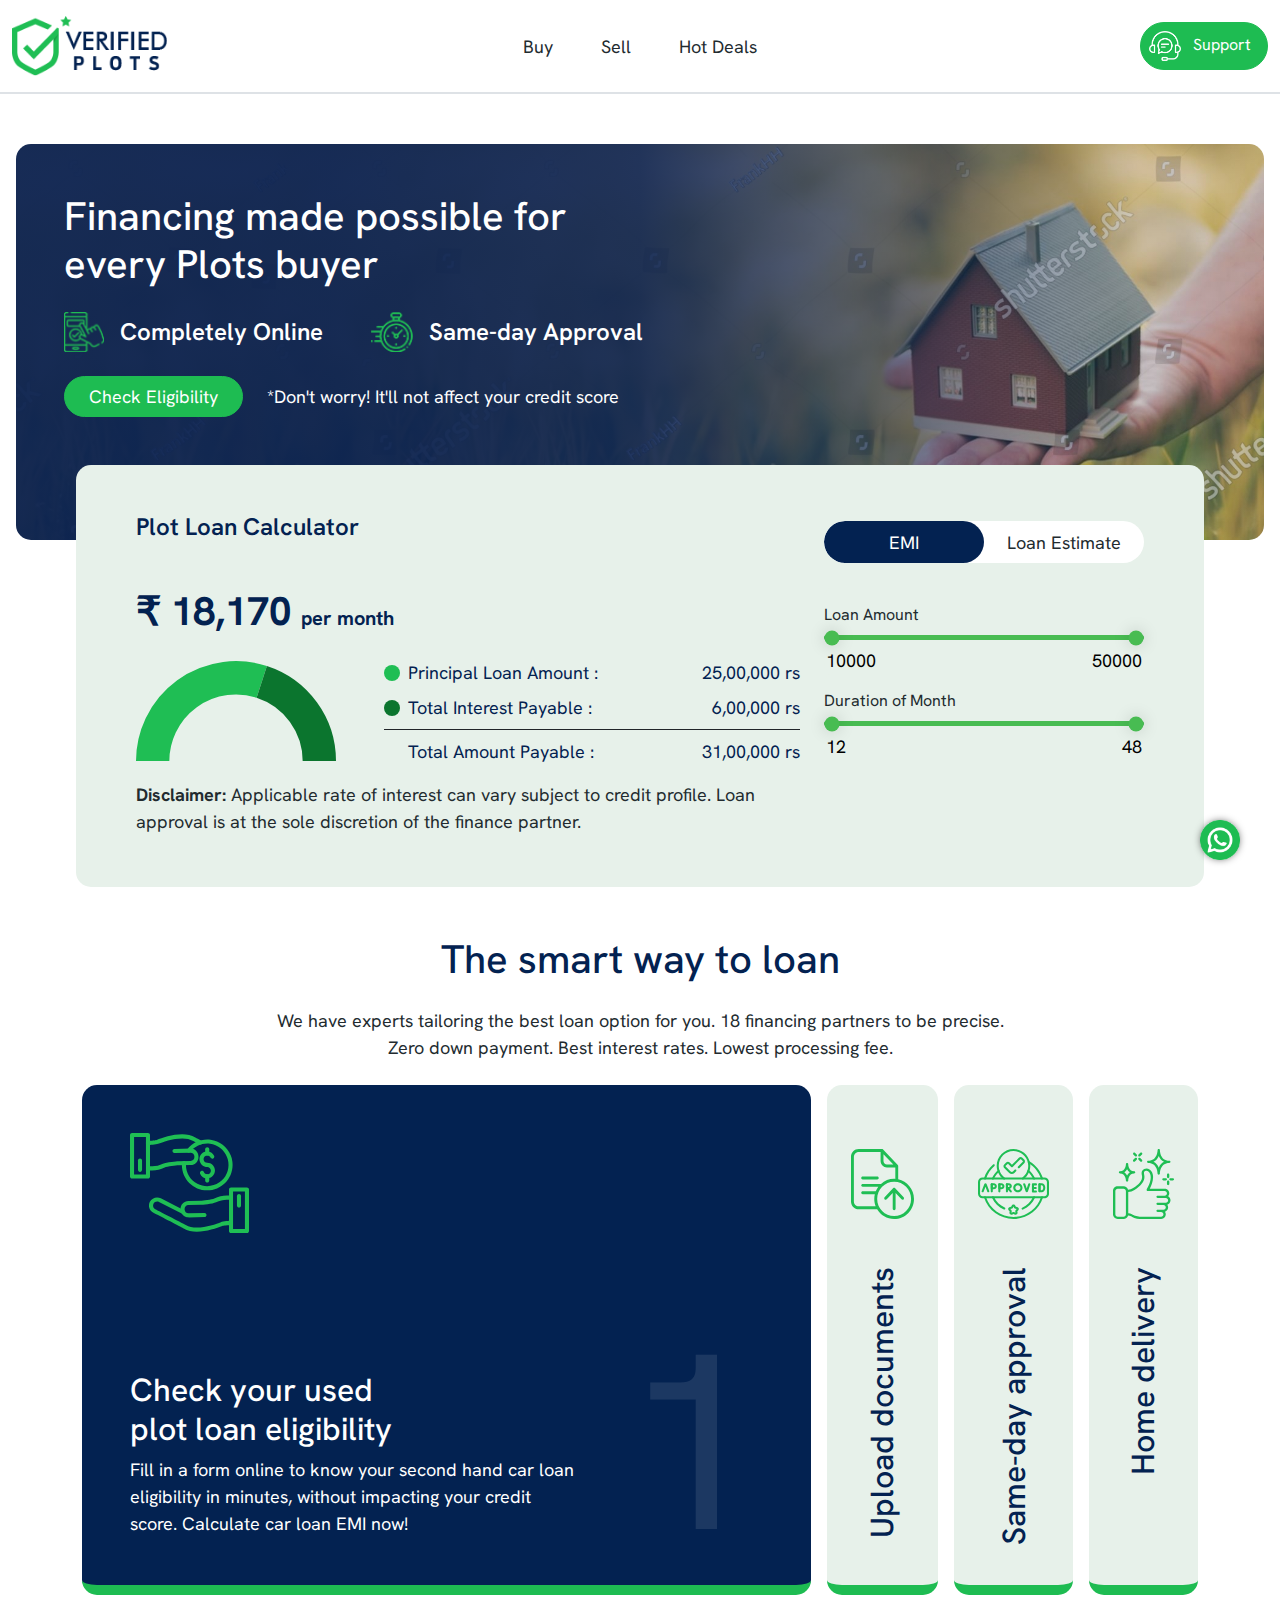
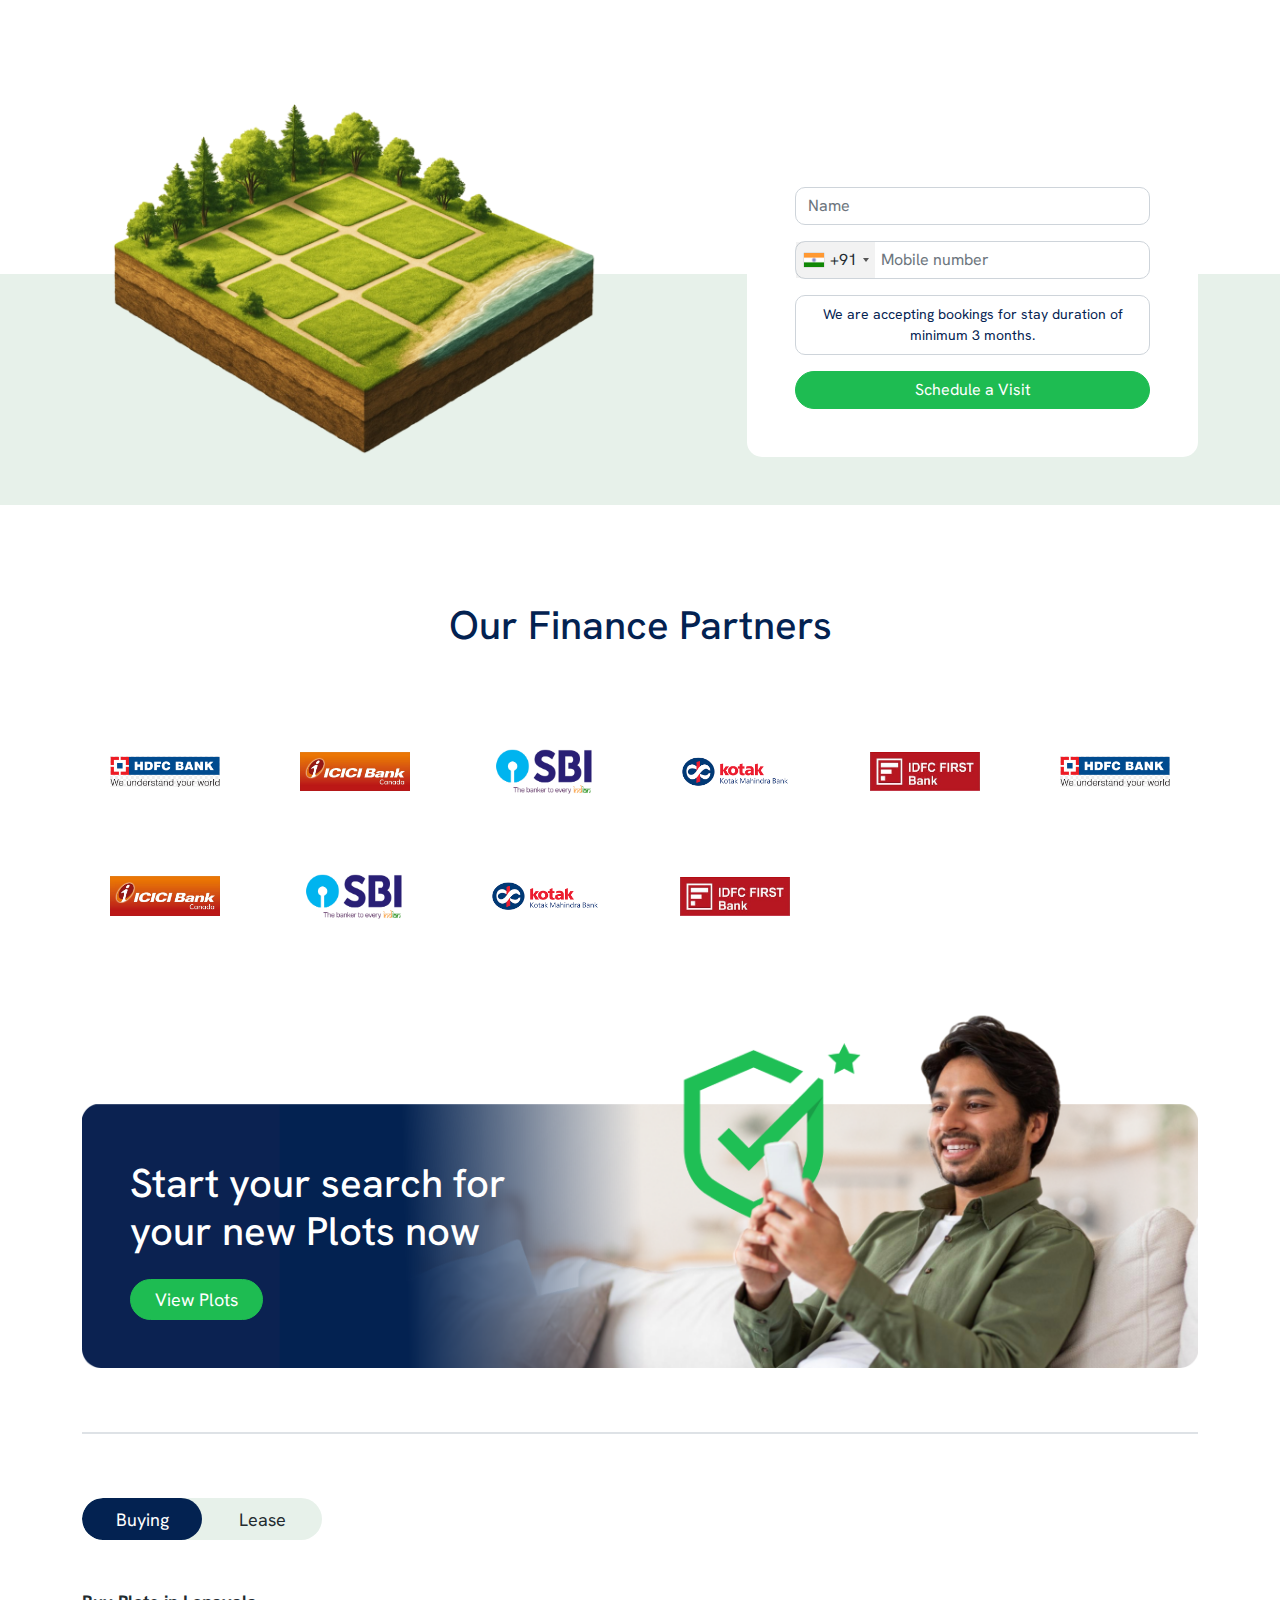
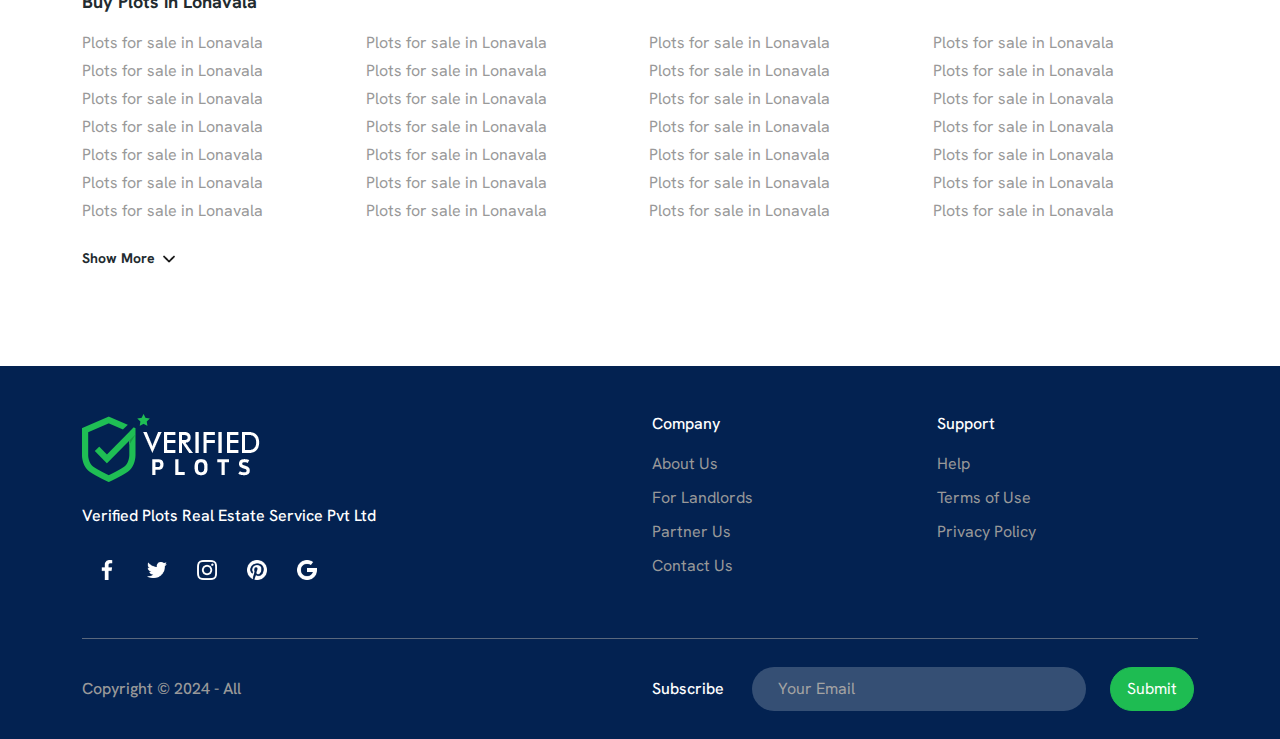
<file: Loan-Calculator.html>
<!DOCTYPE html>
<html lang="en">
<head>
  <meta charset="UTF-8">
  <meta name="viewport" content="width=device-width, initial-scale=1.0">
  <title>Verified Plots | Loan Calculator</title>
  <link rel="icon" type="image/x-icon" href="./img/verified-plots-icon.ico">
  <link rel="preconnect" href="https://fonts.googleapis.com">
  <link rel="preconnect" href="https://fonts.gstatic.com" crossorigin>
  <link href="https://fonts.googleapis.com/css2?family=Hanken+Grotesk:ital,wght@0,100..900;1,100..900&display=swap" rel="stylesheet">
  <link rel="stylesheet" href="css/bootstrap.min.css">
  <link rel="stylesheet" href="css/slick.css">
  <link rel="stylesheet" href="css/slick-theme.css">
  <link rel="stylesheet" href="css/main.css">
  <link rel="stylesheet" href="css/country-dropdown.css">
  <link rel="stylesheet" href="css/loancalculator.css">
  <script src="js/country-dropdown.js"></script>
</head>
<body>

<header class="fixed-top border-bottom border-2" id="inner-header">
  <div class="container-xxl py-3">
    <div class="row">
      <div class="col-6 col-lg-2 d-flex justify-content-start align-items-center">
        <a href="#">
          <img class="header-logo" src="img/verified-plots-logo.png" alt="verified-plots-logo">
        </a>
      </div>

      <div class="col-12 col-lg-8 top-menu d-none flex-column justify-content-start justify-content-lg-center align-items-start align-items-lg-center p-4 p-lg-0">
        <div class="w-100 d-lg-none d-flex justify-content-between align-items-center mb-4">
          <a href="#">
            <img class="header-logo top-menu-logo" src="img/verified-plots-logo.png" alt="verified-plots-logo">
          </a>
          <img src="img/close.png" class="close-menu">
        </div>
        <div class="top-menu-inner d-flex flex-column flex-lg-row justify-content-center align-items-center">
          <a class="header-link px-2 mx-3 text-decoration-none" href="#">Buy</a>
          <a class="header-link px-2 mx-3 text-decoration-none" href="#">Sell</a>
          <a class="header-link px-2 mx-3 text-decoration-none" href="#">Hot Deals</a>
        </div>
      </div>

      <div class="col-12 col-lg-8 d-none d-lg-flex">
        <div class="w-100 bg-white d-flex justify-content-center align-items-center py-2 px-3">
            <div class="top-menu-inner d-flex flex-column flex-lg-row justify-content-center align-items-center">
                <a class="header-link px-2 mx-3 text-decoration-none" href="#">Buy</a>
                <a class="header-link px-2 mx-3 text-decoration-none" href="#">Sell</a>
                <a class="header-link px-2 mx-3 text-decoration-none" href="#">Hot Deals</a>
              </div>
        </div>
      </div>

      <div class="col-6 col-lg-2 d-flex justify-content-end align-items-center">
        <div class="mob-round-btn btn btn-primary btn-round py-2 px-2 me-3 d-lg-none" data-bs-toggle="modal" data-bs-target="#searchModal">
          <span><img class="mob-search-white-icon" src="img/search-icon-white.png"></span>
        </div>

        <a class="mob-round-btn btn btn-primary btn-round py-2 px-2" href="#">
          <span><img class="btn-icon" src="img/call-center.png"></span>
          <span class="d-none d-lg-inline px-2">Support</span>
        </a>

        <span>
          <img src="img/menu.png" class="menu-icon d-flex d-lg-none ms-4">
        </span>
      </div>
    </div>
  </div>
</header>

<section class="header-top-space px-3 px-xxl-0">
    <div class="container-xxl pt-4 pt-lg-5">
        <div class="row loan-calculator-banner br-15">
            <div class="col-12 d-flex flex-column p-4 px-lg-5 py-lg-5">
              <h2 class="h1 animate-style-1 Font-Medium text-white text-left mb-4">Financing made possible for <br> every Plots buyer</h2>
              <div class="d-flex flex-column flex-md-row mb-4">
                <div class="d-flex justify-content-start align-items-center mb-3 mb-md-0 me-md-5">
                  <img src="img/booking-20.svg" class="LC-banner-icon me-3">
                  <h4 class="text-white fw-6 mb-0">Completely Online</h4>
                </div>
                <div class="d-flex justify-content-start align-items-center">
                  <img src="img/clock-20.svg" class="LC-banner-icon me-3">
                  <h4 class="text-white fw-6 mb-0">Same-day Approval</h4>
                </div>
              </div>
              <div class="d-flex flex-column flex-md-row justify-content-start align-items-start align-items-md-center">
                <a href="#" class="btn btn-primary btn-round fs-18 h4 px-4 mb-md-0">Check Eligibility</a>
                <div class="ps-md-4 text-white">*Don't worry! It'll not affect your  credit score</div>
              </div>
            </div>
        </div>
        <div class="row px-lg-4">
          <div class="col-12 px-4 px-lg-5">
            <div class="row bg-light-blue br-15 px-3 py-4 p-md-5">

              <div class="col-12">
                <div class="row">
                  <div class="col-12 col-lg-6 col-xl-8 d-flex flex-column pe-xxl-5">
                    <h4 class="color-blue fw-6 mb-1 mb-md-4">Plot Loan Calculator</h4>
                  </div>
                  <div class="col-12 col-lg-6 col-xl-4">
                    <div class="nav switch-btn-outer bg-white left w-100 mb-2 mb-md-4 mt-2">
                      <div class="switch-btn-inner active" data-btn-pos="left" id="schedule-btn" data-bs-toggle="pill" data-bs-target="#schedule" type="button" role="tab" aria-controls="schedule" aria-selected="true">EMI</div>
                      <div class="switch-btn-inner" data-btn-pos="right" id="book-btn" data-bs-toggle="pill" data-bs-target="#book" type="button" role="tab" aria-controls="book" aria-selected="false">Loan Estimate</div>
                    </div>
                  </div>
                </div>
                

                <div class="tab-content mb-1">
                  <div class="tab-pane fade show active" id="schedule" role="tabpanel" aria-labelledby="schedule-btn">
                    <div class="row">
                      <div class="col-12 col-lg-6 col-xl-8 d-flex flex-column pe-xxl-5">
                        <h2 class="h1 color-blue fw-7 mb-0 mt-3 mt-lg-0">
                          <span>₹</span>
                          <span>18,170</span>
                          <small class="fs-20">per month</small>
                        </h2>
                        <div class="d-flex flex-column flex-xl-row mb-3">
                          <svg id="halfCircle" class="d-block w-100 h-auto" style="max-width: 200px;"></svg>
                          <div class="flex-1 ms-xl-5 pt-4">
                            <div class="d-flex justify-content-start align-items-center mb-2">
                              <svg width="16" height="16" viewBox="0 0 20 20" xmlns="http://www.w3.org/2000/svg">
                                <circle cx="10" cy="10" r="10" fill="#1FBE54" />
                              </svg>
                              <div class="d-flex flex-1 justify-content-between ps-2 color-blue Font-Book">
                                <span>Principal Loan Amount :</span>
                                <span>25,00,000 rs</span>  
                              </div>
                            </div>
                            <div class="d-flex justify-content-start align-items-center mb-2 border-bottom border-dark pb-2">
                              <svg width="16" height="16" viewBox="0 0 20 20" xmlns="http://www.w3.org/2000/svg">
                                <circle cx="10" cy="10" r="10" fill="#0B752E" />
                              </svg>
                              <div class="d-flex flex-1 justify-content-between ps-2 color-blue Font-Book">
                                <span>Total Interest Payable :</span>
                                <span>6,00,000 rs</span>  
                              </div>
                            </div>
                            <div class="d-flex justify-content-start align-items-center">
                              <svg class="invisible" width="16" height="16" viewBox="0 0 20 20" xmlns="http://www.w3.org/2000/svg">
                                <circle cx="10" cy="10" r="10" fill="#0B752E" />
                              </svg>
                              <div class="d-flex flex-1 justify-content-between ps-2 color-blue Font-Medium mb-0">
                                <span>Total Amount Payable :</span>
                                <span>31,00,000 rs</span>  
                              </div>
                            </div>
                          </div>
                        </div>
                        <p class="mb-0"><strong class="Font-Medium">Disclaimer:</strong> Applicable rate of interest can vary subject to credit profile. Loan approval is at the sole discretion of the finance partner.</p>
                      </div>
                      <div class="col-12 col-lg-6 col-xl-4">
                        <!-- Loan Amount Slider -->
                        <div class="loan-slider slider-wrapper EMI-Range w-100 pt-3" data-min="10000" data-max="50000" data-gap="1000">
                          <div class="Font-Medium fs-16 mb-2">Loan Amount</div>
                          <div class="slider">
                            <div class="progress"></div>
                          </div>
                          <div class="range-input">
                            <input type="range" min="10000" max="50000" value="10000" class="min-range" />
                            <input type="range" min="10000" max="50000" value="50000" class="max-range" />
                          </div>
                          <div class="price-input mt-2">
                            <input type="number" value="10000" class="min-input text-start ms-0 border-0" />
                            <input type="number" value="50000" class="max-input text-end border-0" />
                          </div>
                        </div>

                        <!-- Interest Amount Slider -->
                        <div class="loan-slider slider-wrapper EMI-Range w-100 pt-3" data-min="12" data-max="48" data-gap="1">
                          <div class="Font-Medium fs-16 mb-2">Duration of Month</div>
                          <div class="slider">
                            <div class="progress"></div>
                          </div>
                          <div class="range-input">
                            <input type="range" min="12" max="48" value="12" class="min-range" />
                            <input type="range" min="12" max="48" value="48" class="max-range" />
                          </div>
                          <div class="price-input mt-2">
                            <input type="number" value="12" class="min-input text-start ms-0 border-0" />
                            <input type="number" value="48" class="max-input text-end border-0" />
                          </div>
                        </div>
                      </div>

                    </div>
                  </div>



                  <div class="tab-pane px-0 fade" id="book" role="tabpanel" aria-labelledby="book-btn">
                    <div class="row">
                      <div class="col-12 col-lg-6 col-xl-8 d-flex flex-column pe-xxl-5">
                        <h2 class="h1 color-blue fw-7 mb-3 mb-lg-4 mt-3 mt-lg-0">
                          <span>₹</span>
                          <span>18,170</span>
                          <small class="fs-20">max loan amount</small>
                        </h2>
                        <div class="color-blue">
                          <p class="Font-Book fs-16 mb-0">Max EMI</p>
                          <p class="Font-Medium fs-20"><span>₹</span>19,499/-</p>
                        </div>
                        <p class="mb-0"><strong class="Font-Medium">Disclaimer:</strong> Applicable rate of interest can vary subject to credit profile. Loan approval is at the sole discretion of the finance partner.</p>
                      </div>
                      <div class="col-12 col-lg-6 col-xl-4 bg-white br-15 p-4 mt-3 mt-lg-0">
                        <div class="mb-3 d-flex">
                          
                          <div class="flex-1 form-check form-check-inline">
                            <input class="form-check-input" type="radio" name="employmentType" id="salaried" value="Salaried" checked>
                            <label class="form-check-label Font-Medium fs-16" for="salaried">Salaried</label>
                          </div>

                          <div class="flex-1 form-check form-check-inline">
                            <input class="form-check-input" type="radio" name="employmentType" id="selfEmployed" value="Self-Employed">
                            <label class="form-check-label Font-Medium fs-16" for="selfEmployed">Self-Employed</label>
                          </div>
                        </div>

                        <div class="d-flex gap-3 mb-3">
                          <div class="flex-1">
                            <label for="monthly-income" class="form-label fs-14 Font-Book color-blue mb-0">Monthly Income</label>
                            <input type="number" class="form-control box-shadow-1" id="monthly-income">
                          </div>
                          <div class="flex-1">
                            <label for="running-emi" class="form-label fs-14 Font-Book color-blue mb-0">Already Running EMI</label>
                            <input type="number" class="form-control box-shadow-1" id="running-emi">
                          </div>
                        </div>
                        <!-- Interest Amount Slider -->
                        <div class="loan-slider slider-wrapper EMI-Range bg-white w-100 pt-3" data-min="12" data-max="54" data-gap="1">
                          <div class="Font-Medium fs-16 mb-2">Duration of Loan</div>
                          <div class="slider">
                            <div class="progress"></div>
                          </div>
                          <div class="range-input">
                            <input type="range" min="12" max="54" value="12" class="min-range" />
                            <input type="range" min="12" max="54" value="54" class="max-range" />
                          </div>
                          <div class="price-input mt-2">
                            <input type="number" value="12" class="min-input text-start ms-0 border-0" />
                            <input type="number" value="54" class="max-input text-end border-0" />
                          </div>
                        </div>

                        <div class="d-flex mt-3 mt-lg-4">
                          <div class="flex-1 text-start fs-16 color-blue Font-Book">Interest Rate <sup class="fs-12">*</sup></div>
                          <div class="flex-1 text-end"><span class="p-2 border fs-16 color-blue Font-Book br-15 bg-light-blue">13%</span></div>
                        </div>


                      </div>
                    </div>
                  </div>
                </div>

              </div>
            </div>
          </div>
        </div>
    </div>
</section>

<section class="mt-4 mt-lg-5">
  <div class="container">
    <div class="row">
      <div class="col-12 col-lg-8 offset-lg-2 text-center">
        <h2 class="h1 color-blue Font-Medium mb-lg-4">The smart way to loan</h2>
        <p class="Font-Book mb-lg-4">We have experts tailoring the best loan option for you. 18 financing partners to be precise. Zero down payment. Best interest rates. Lowest processing fee.</p>
      </div>

      <div class="col-12">

          <style>
            
          </style>

          <div class="accordion d-flex" id="accordionSmartWay">
          <!-- Tab 1 -->
          <div class="d-flex flex-column flex-lg-row w-100 accordionsmartway-group gap-3">
            <div id="collapseOne" class="flex-1 accordion-collapse collapse bg-dark-blue text-white br-15 show" aria-labelledby="headingOne" data-bs-parent="#accordionSmartWay">
              <div class="accordion-body d-flex flex-column justify-content-stretch align-items-start h-100 p-4 p-lg-5">
                <img src="img/loan-20.svg" class="acc-body-icon mb-3">
                <div class="flex-1 d-flex align-items-end">
                  <div class="d-flex flex-column flex-2 pe-xl-5">
                    <div class="h2 Font-Medium text-white">Check your used <br>plot loan eligibility</div>
                    <p class="Font-Book mb-0">Fill in a form online to know your second hand car loan eligibility in minutes, without impacting your credit score. Calculate car loan EMI now!</p>
                  </div>
                  <div class="flex-1 d-flex justify-content-end align-items-end">
                    <span class="Font-Bold loan-tab-num">1</span>
                  </div>
                </div>
              </div>
            </div>
            <div class="d-flex flex-row flex-lg-column align-items-center justify-content-start bg-light-blue br-15 py-3 px-4 acc-btn cursor-pointer" data-bs-toggle="collapse" data-bs-target="#collapseOne" aria-expanded="true" aria-controls="collapseOne">
              <img src="img/loan-20.svg" class="tab-icon my-0 my-lg-5">
              <div class="tab-title mb-0 mb-lg-4 ms-3 ms-lg-0 h2 Font-Medium color-blue">Loan Eligibility</div>
            </div>
            <div id="collapseTwo" class="flex-1 accordion-collapse collapse bg-dark-blue text-white br-15" aria-labelledby="headingTwo" data-bs-parent="#accordionSmartWay">
              <div class="accordion-body d-flex flex-column justify-content-stretch align-items-start h-100 p-4 p-lg-5">
                <img src="img/documents-20.svg" class="acc-body-icon mb-3">
                <div class="flex-1 d-flex align-items-end">
                  <div class="d-flex flex-column flex-2 pe-xl-5">
                    <div class="h2 Font-Medium text-white">Upload your documents online</div>
                    <p class="Font-Book mb-0">Submit KYC, income proof, and car details securely online. Quick digital uploads ensure a smooth and hassle-free loan process.</p>
                  </div>
                  <div class="flex-1 d-flex justify-content-end align-items-end">
                    <span class="Font-Bold loan-tab-num">2</span>
                  </div>
                </div>
              </div>
            </div>
            <div class="d-flex flex-row flex-lg-column align-items-center justify-content-start bg-light-blue br-15 py-3 px-4 acc-btn cursor-pointer collapsed" data-bs-toggle="collapse" data-bs-target="#collapseTwo" aria-expanded="false" aria-controls="collapseTwo">
              <img src="img/documents-20.svg" class="tab-icon my-0 my-lg-5">
              <div class="tab-title mb-0 mb-lg-4 ms-3 ms-lg-0 h2 Font-Medium color-blue">Upload documents</div>
            </div>
            <div id="collapseThree" class="flex-1 accordion-collapse collapse bg-dark-blue text-white br-15" aria-labelledby="headingThree" data-bs-parent="#accordionSmartWay">
              <div class="accordion-body d-flex flex-column justify-content-stretch align-items-start h-100 p-4 p-lg-5">
                <img src="img/approval-20.svg" class="acc-body-icon mb-3">
                <div class="flex-1 d-flex align-items-end">
                  <div class="d-flex flex-column flex-2 pe-xl-5">
                    <div class="h2 Font-Medium text-white">Get instant same-day loan approval</div>
                    <p class="Font-Book mb-0">Enjoy faster processing with same-day approvals. Our quick verification system helps you move closer to your second hand car loan without delays.</p>
                  </div>
                  <div class="flex-1 d-flex justify-content-end align-items-end">
                    <span class="Font-Bold loan-tab-num">3</span>
                  </div>
                </div>
              </div>
            </div>
            <div class="d-flex flex-row flex-lg-column align-items-center justify-content-start bg-light-blue br-15 py-3 px-4 acc-btn cursor-pointer collapsed" data-bs-toggle="collapse" data-bs-target="#collapseThree" aria-expanded="false" aria-controls="collapseThree">
              <img src="img/approval-20.svg" class="tab-icon 0y-3 my-lg-5">
              <div class="tab-title mb-0 mb-lg-4 ms-3 ms-lg-0 h2 Font-Medium color-blue">Same-day approval</div>
            </div>
            <div id="collapseFour" class="flex-1 accordion-collapse collapse bg-dark-blue text-white br-15" aria-labelledby="headingFour" data-bs-parent="#accordionSmartWay">
              <div class="accordion-body d-flex flex-column justify-content-stretch align-items-start h-100 p-4 p-lg-5">
                <img src="img/delivery-20.svg" class="acc-body-icon mb-3">
                <div class="flex-1 d-flex align-items-end">
                  <div class="d-flex flex-column flex-2 pe-xl-5">
                    <div class="h2 Font-Medium text-white">Delivered to your doorstep</div>
                    <p class="Font-Book mb-0">Once approved, receive your loan agreement and related documents right at home. Experience a convenient, paperless, and secure process from start to finish.</p>
                  </div>
                  <div class="flex-1 d-flex justify-content-end align-items-end">
                    <span class="Font-Bold loan-tab-num">4</span>
                  </div>
                </div>
              </div>
            </div>
            <div class="d-flex flex-row flex-lg-column align-items-center justify-content-start bg-light-blue br-15 py-3 px-4 acc-btn cursor-pointer collapsed" data-bs-toggle="collapse" data-bs-target="#collapseFour" aria-expanded="false" aria-controls="collapseFour">
              <img src="img/delivery-20.svg" class="tab-icon 0y-3 my-lg-5">
              <div class="tab-title mb-0 mb-lg-4 ms-3 ms-lg-0 h2 Font-Medium color-blue">Home delivery</div>
            </div>
          </div>
        </div>

      </div>
    </div>
  </div>
</section>

<section class="mt-4 mt-lg-5 py-3 pb-lg-5 pt-lg-0 loan-contact-section">
  <div class="container pt-lg-5">
    <div class="row">
      <div class="col-12 col-md-6 col-lg-6">
        <img src="img/plot-cutout.png" class="plot-cutout h-auto w-100">
      </div>
      <div class="col-12 col-md-6 col-lg-5 offset-lg-1">
        <div class="bg-white br-15 box-shadow-1 p-5 mt-5">
          <div class="mb-3">
            <input type="text" class="form-control br-10" id="name" placeholder="Name">
          </div>
          <div class="mb-3 fs-16">
            <input class="form-control br-10 fs-16" name="phone" type="text" placeholder="Mobile number" id="schedule-phone"/> 
          </div>
          <div class="mb-3 py-2 px-3 form-control br-10 fs-14 text-center color-blue">
            We are accepting bookings for stay duration of minimum 3 months.
          </div>
          <button class="btn btn-primary btn-round w-100" type="button" data-bs-toggle="modal" data-bs-target="#logintoview">Schedule a Visit</button>
        </div>
      </div>
    </div>
  </div>
</section>


<section class="mt-4 mt-lg-5">
  <div class="container py-3 pt-lg-5">
    <div class="row mb-4 mb-lg-5">
      <div class="col-12 text-center">
        <h2 class="h1 color-blue Font-Medium mb-lg-4">Our Finance Partners</h2>
      </div>
    </div>
    <div class="row flex-wrap">
      <div class="col-6 col-md-4 col-lg-3 col-xl-2 px-3 mb-4">
        <div class="d-flex justify-content-center align-item-center p-3 p-lg-4 mb-md-2 text-center bg-white box-shadow-1 br-15 h-100">
          <img src="img/hdfc-20.jpg" class="bank-img">
        </div>
      </div>
      <div class="col-6 col-md-4 col-lg-3 col-xl-2 px-3 mb-4">
        <div class="d-flex justify-content-center align-item-center p-3 p-lg-4 mb-md-2 text-center bg-white box-shadow-1 br-15 h-100">
          <img src="img/icici-20.jpg" class="bank-img">
        </div>
      </div>
      <div class="col-6 col-md-4 col-lg-3 col-xl-2 px-3 mb-4">
        <div class="d-flex justify-content-center align-item-center p-3 p-lg-4 mb-md-2 text-center bg-white box-shadow-1 br-15 h-100">
          <img src="img/sbi-20.jpg" class="bank-img">
        </div>
      </div>
      <div class="col-6 col-md-4 col-lg-3 col-xl-2 px-3 mb-4">
        <div class="d-flex justify-content-center align-item-center p-3 p-lg-4 mb-md-2 text-center bg-white box-shadow-1 br-15 h-100">
          <img src="img/kotak-20.png" class="bank-img">
        </div>
      </div>
      <div class="col-6 col-md-4 col-lg-3 col-xl-2 px-3 mb-4">
        <div class="d-flex justify-content-center align-item-center p-3 p-lg-4 mb-md-2 text-center bg-white box-shadow-1 br-15 h-100">
          <img src="img/idfc-20.jpg" class="bank-img">
        </div>
      </div>
      <div class="col-6 col-md-4 col-lg-3 col-xl-2 px-3 mb-4">
        <div class="d-flex justify-content-center align-item-center p-3 p-lg-4 mb-md-2 text-center bg-white box-shadow-1 br-15 h-100">
          <img src="img/hdfc-20.jpg" class="bank-img">
        </div>
      </div>
      <div class="col-6 col-md-4 col-lg-3 col-xl-2 px-3 mb-4">
        <div class="d-flex justify-content-center align-item-center p-3 p-lg-4 mb-md-2 text-center bg-white box-shadow-1 br-15 h-100">
          <img src="img/icici-20.jpg" class="bank-img">
        </div>
      </div>
      <div class="col-6 col-md-4 col-lg-3 col-xl-2 px-3 mb-4">
        <div class="d-flex justify-content-center align-item-center p-3 p-lg-4 mb-md-2 text-center bg-white box-shadow-1 br-15 h-100">
          <img src="img/sbi-20.jpg" class="bank-img">
        </div>
      </div>
      <div class="col-6 col-md-4 col-lg-3 col-xl-2 px-3 mb-4">
        <div class="d-flex justify-content-center align-item-center p-3 p-lg-4 mb-md-2 text-center bg-white box-shadow-1 br-15 h-100">
          <img src="img/kotak-20.png" class="bank-img">
        </div>
      </div>
      <div class="col-6 col-md-4 col-lg-3 col-xl-2 px-3 mb-4">
        <div class="d-flex justify-content-center align-item-center p-3 p-lg-4 mb-md-2 text-center bg-white box-shadow-1 br-15 h-100">
          <img src="img/idfc-20.jpg" class="bank-img">
        </div>
      </div>
    </div>
  </div>
</section>

<section>
  <div class="container">
    <div class="row">
      <div class="col-12 d-flex flex-column justify-content-end align-items-start position-relative pt-5 pt-lg-0 loan-start-search-section">
        <img src="img/loan-bottom-banner-20.png" class="w-100 h-auto position-relative z-index-1">
        <div class="p-4 p-xl-5 text-start position-absolute z-index-2">
          <h2 class="h1 text-white Font-Bold mb-4">Start your search for <br>your new Plots now</h2>
          <a href="#" class="btn btn-primary btn-round fs-18 h4 px-4 mb-md-0">View Plots</a>
        </div>
      </div>
    </div>
  </div>
</section>

<style>

</style>

<section class="py-5">
  <div class="container-xl">
    <div class="row">
      <div class="col-12 my-lg-3">
        <div class="w-100 border-top border-2 pt-5"></div>
      </div>


      <div class="col-12 d-flex justify-content-start align-items-center">
        <div class="nav switch-btn-outer list-details-switch-btn left">
          <div class="switch-btn-inner active" data-btn-pos="left" id="tab-1-btn" data-bs-toggle="pill" data-bs-target="#tab-1" type="button" role="tab" aria-controls="tab-1" aria-selected="true">Buying</div>
          <div class="switch-btn-inner" data-btn-pos="right" id="tab-2-btn" data-bs-toggle="pill" data-bs-target="#tab-2" type="button" role="tab" aria-controls="tab-2" aria-selected="false">Lease</div>
        </div>
      </div>
      <div class="col-12 tab-content">  
        <div class="w-100 text-start plot-list-outer buy-plot-group tab-pane fade show active" id="tab-1" role="tabpanel" aria-labelledby="tab-1-btn">
          <div class="w-100 text-start text-md-start fw-7 mb-3 mt-4 mt-lg-5">Buy Plots in Lonavala</div>
          <ul class="plot-list buy-plots-lonavala">
            <li class="pb-1"><a class="text-decoration-none" href="#">Plots for sale in Lonavala</a></li>
            <li class="pb-1"><a class="text-decoration-none" href="#">Plots for sale in Lonavala</a></li>
            <li class="pb-1"><a class="text-decoration-none" href="#">Plots for sale in Lonavala</a></li>
            <li class="pb-1"><a class="text-decoration-none" href="#">Plots for sale in Lonavala</a></li>
            <li class="pb-1"><a class="text-decoration-none" href="#">Plots for sale in Lonavala</a></li>
            <li class="pb-1"><a class="text-decoration-none" href="#">Plots for sale in Lonavala</a></li>
            <li class="pb-1"><a class="text-decoration-none" href="#">Plots for sale in Lonavala</a></li>
            <li class="pb-1"><a class="text-decoration-none" href="#">Plots for sale in Lonavala</a></li>
            <li class="pb-1"><a class="text-decoration-none" href="#">Plots for sale in Lonavala</a></li>
            <li class="pb-1"><a class="text-decoration-none" href="#">Plots for sale in Lonavala</a></li>
            <li class="pb-1"><a class="text-decoration-none" href="#">Plots for sale in Lonavala</a></li>
            <li class="pb-1"><a class="text-decoration-none" href="#">Plots for sale in Lonavala</a></li>
            <li class="pb-1"><a class="text-decoration-none" href="#">Plots for sale in Lonavala</a></li>
            <li class="pb-1"><a class="text-decoration-none" href="#">Plots for sale in Lonavala</a></li>
            <li class="pb-1"><a class="text-decoration-none" href="#">Plots for sale in Lonavala</a></li>
            <li class="pb-1"><a class="text-decoration-none" href="#">Plots for sale in Lonavala</a></li>
            <li class="pb-1"><a class="text-decoration-none" href="#">Plots for sale in Lonavala</a></li>
            <li class="pb-1"><a class="text-decoration-none" href="#">Plots for sale in Lonavala</a></li>
            <li class="pb-1"><a class="text-decoration-none" href="#">Plots for sale in Lonavala</a></li>
            <li class="pb-1"><a class="text-decoration-none" href="#">Plots for sale in Lonavala</a></li>
            <li class="pb-1"><a class="text-decoration-none" href="#">Plots for sale in Lonavala</a></li>
            <li class="pb-1"><a class="text-decoration-none" href="#">Plots for sale in Lonavala</a></li>
            <li class="pb-1"><a class="text-decoration-none" href="#">Plots for sale in Lonavala</a></li>
            <li class="pb-1"><a class="text-decoration-none" href="#">Plots for sale in Lonavala</a></li>
            <li class="pb-1"><a class="text-decoration-none" href="#">Plots for sale in Lonavala</a></li>
            <li class="pb-1"><a class="text-decoration-none" href="#">Plots for sale in Lonavala</a></li>
            <li class="pb-1"><a class="text-decoration-none" href="#">Plots for sale in Lonavala</a></li>
            <li class="pb-1"><a class="text-decoration-none" href="#">Plots for sale in Lonavala</a></li>

            <li class="extra-li pb-1"><a class="text-decoration-none" href="#">Plots for sale in Lonavala</a></li>
            <li class="extra-li pb-1"><a class="text-decoration-none" href="#">Plots for sale in Lonavala</a></li>
            <li class="extra-li pb-1"><a class="text-decoration-none" href="#">Plots for sale in Lonavala</a></li>
            <li class="extra-li pb-1"><a class="text-decoration-none" href="#">Plots for sale in Lonavala</a></li>
            <li class="extra-li pb-1"><a class="text-decoration-none" href="#">Plots for sale in Lonavala</a></li>
            <li class="extra-li pb-1"><a class="text-decoration-none" href="#">Plots for sale in Lonavala</a></li>
            <li class="extra-li pb-1"><a class="text-decoration-none" href="#">Plots for sale in Lonavala</a></li>
            <li class="extra-li pb-1"><a class="text-decoration-none" href="#">Plots for sale in Lonavala</a></li>
            <li class="extra-li pb-1"><a class="text-decoration-none" href="#">Plots for sale in Lonavala</a></li>
            <li class="extra-li pb-1"><a class="text-decoration-none" href="#">Plots for sale in Lonavala</a></li>
            <li class="extra-li pb-1"><a class="text-decoration-none" href="#">Plots for sale in Lonavala</a></li>
            <li class="extra-li pb-1"><a class="text-decoration-none" href="#">Plots for sale in Lonavala</a></li>
          </ul>
          <div class="show-li d-inline-flex justify-content-start align-items-center fs-14 fw-7 buy-plots-lonavala-show-more" onclick="showExtraLi('.buy-plots-lonavala')">
            <span class="pe-2">Show More</span><img src="img/down-arrow.png" class="show-more-arrow">
          </div>
        </div>
        <div class="w-100 text-start plot-list-outer lease-plot-group tab-pane fade" id="tab-2" role="tabpanel" aria-labelledby="tab-2-btn">
          <div class="w-100 text-start text-md-start fw-7 mb-3 mt-4 mt-lg-5">Lease Plots in Lonavala</div>
          <ul class="plot-list lease-plots-lonavala">
            <li class="pb-1"><a class="text-decoration-none" href="#">Flats for lease in Lonavala</a></li>
            <li class="pb-1"><a class="text-decoration-none" href="#">Flats for lease in Lonavala</a></li>
            <li class="pb-1"><a class="text-decoration-none" href="#">Flats for lease in Lonavala</a></li>
            <li class="pb-1"><a class="text-decoration-none" href="#">Flats for lease in Lonavala</a></li>
            <li class="pb-1"><a class="text-decoration-none" href="#">Flats for lease in Lonavala</a></li>
            <li class="pb-1"><a class="text-decoration-none" href="#">Flats for lease in Lonavala</a></li>
            <li class="pb-1"><a class="text-decoration-none" href="#">Flats for lease in Lonavala</a></li>
            <li class="pb-1"><a class="text-decoration-none" href="#">Flats for lease in Lonavala</a></li>
            <li class="pb-1"><a class="text-decoration-none" href="#">Flats for lease in Lonavala</a></li>
            <li class="pb-1"><a class="text-decoration-none" href="#">Flats for lease in Lonavala</a></li>
            <li class="pb-1"><a class="text-decoration-none" href="#">Flats for lease in Lonavala</a></li>
            <li class="pb-1"><a class="text-decoration-none" href="#">Flats for lease in Lonavala</a></li>
            <li class="pb-1"><a class="text-decoration-none" href="#">Flats for lease in Lonavala</a></li>
            <li class="pb-1"><a class="text-decoration-none" href="#">Flats for lease in Lonavala</a></li>
            <li class="pb-1"><a class="text-decoration-none" href="#">Flats for lease in Lonavala</a></li>
            <li class="pb-1"><a class="text-decoration-none" href="#">Flats for lease in Lonavala</a></li>
            <li class="pb-1"><a class="text-decoration-none" href="#">Flats for lease in Lonavala</a></li>
            <li class="pb-1"><a class="text-decoration-none" href="#">Flats for lease in Lonavala</a></li>
            <li class="pb-1"><a class="text-decoration-none" href="#">Flats for lease in Lonavala</a></li>
            <li class="pb-1"><a class="text-decoration-none" href="#">Flats for lease in Lonavala</a></li>
            <li class="pb-1"><a class="text-decoration-none" href="#">Flats for lease in Lonavala</a></li>
            <li class="pb-1"><a class="text-decoration-none" href="#">Flats for lease in Lonavala</a></li>
            <li class="pb-1"><a class="text-decoration-none" href="#">Flats for lease in Lonavala</a></li>
            <li class="pb-1"><a class="text-decoration-none" href="#">Flats for lease in Lonavala</a></li>
            <li class="pb-1"><a class="text-decoration-none" href="#">Flats for lease in Lonavala</a></li>
            <li class="pb-1"><a class="text-decoration-none" href="#">Flats for lease in Lonavala</a></li>
            <li class="pb-1"><a class="text-decoration-none" href="#">Flats for lease in Lonavala</a></li>
            <li class="pb-1"><a class="text-decoration-none" href="#">Flats for lease in Lonavala</a></li>

            <li class="extra-li pb-1"><a class="text-decoration-none" href="#">Flats for lease in Lonavala</a></li>
            <li class="extra-li pb-1"><a class="text-decoration-none" href="#">Flats for lease in Lonavala</a></li>
            <li class="extra-li pb-1"><a class="text-decoration-none" href="#">Flats for lease in Lonavala</a></li>
            <li class="extra-li pb-1"><a class="text-decoration-none" href="#">Flats for lease in Lonavala</a></li>
            <li class="extra-li pb-1"><a class="text-decoration-none" href="#">Flats for lease in Lonavala</a></li>
            <li class="extra-li pb-1"><a class="text-decoration-none" href="#">Flats for lease in Lonavala</a></li>
            <li class="extra-li pb-1"><a class="text-decoration-none" href="#">Flats for lease in Lonavala</a></li>
            <li class="extra-li pb-1"><a class="text-decoration-none" href="#">Flats for lease in Lonavala</a></li>
            <li class="extra-li pb-1"><a class="text-decoration-none" href="#">Flats for lease in Lonavala</a></li>
            <li class="extra-li pb-1"><a class="text-decoration-none" href="#">Flats for lease in Lonavala</a></li>
            <li class="extra-li pb-1"><a class="text-decoration-none" href="#">Flats for lease in Lonavala</a></li>
            <li class="extra-li pb-1"><a class="text-decoration-none" href="#">Flats for lease in Lonavala</a></li>
          </ul>
          <div class="show-li d-inline-flex justify-content-start align-items-center fs-14 fw-7 lease-plots-lonavala-show-more" onclick="showExtraLi('.lease-plots-lonavala')">
            <span class="pe-2">Show More</span><img src="img/down-arrow.png" class="show-more-arrow">
          </div>
        </div>
      </div>


    </div>
  </div>
</section>


<a class="floating-wp" href="#">
  <img src="img/whatsapp.png" class="floating-wp-icon">
</a>

<footer class="footer-bottom mt-5 pt-5 pb-4 mt-lg-5 pt-lg-5 pb-lg-4 footer-outer-bg">
  <div class="container-xl">
    <div class="row pb-5">
      <div class="col-12 col-lg-6 col-md-6">
        <img class="footer-logo pb-4" src="img/verified-plots-logo-white.png" alt="verified-plots-logo">
        <h6 class="pb-3 text-white">Verified Plots Real Estate Service Pvt Ltd</h6>
        <div class="d-flex mb-4 mb-lg-0">
          <a href="#"><img class="ft-logo ml-0" src="img/facebook.png" alt="facebook-logo"></a>
          <a href="#"><img class="ft-logo" src="img/twitter.png" alt="twitter-logo"></a>
          <a href="#"><img class="ft-logo" src="img/instagram.png" alt="instagram-logo"></a>
          <a href="#"><img class="ft-logo" src="img/pinterest-logo.png" alt="pinterest-logo"></a>
          <a href="#"><img class="ft-logo" src="img/google.png" alt="google-logo"></a>
        </div>
      </div>
      <div class="col-12 col-lg-6 col-md-6">
        <div class="row">
          <div class="col-6">
            <h6 class="pb-2 text-white">Company</h6>
            <a href="#" class="ft-links">About Us</a>
            <a href="#" class="ft-links">For Landlords</a>
            <a href="#" class="ft-links">Partner Us</a>
            <a href="#" class="ft-links">Contact Us</a>
          </div>
          <div class="col-6">
            <h6 class="pb-2 text-white">Support</h6>
            <a href="#" class="ft-links">Help</a>
            <a href="#" class="ft-links">Terms of Use</a>
            <a href="#" class="ft-links">Privacy Policy</a>
          </div>
        </div>
      </div>
    </div>
    <div class="w-100 border-top pt-4 border-light-grey"></div>
    <div class="row d-flex flex-wrap">
      <div class="col-12 col-lg-6 col-md-3 d-flex justify-content-start align-items-center order-2 order-md-1 mt-4 mt-md-0">
        <h5 class="mb-ms-0 mb-md-0 mb-3">
          <a href="#" class="ft-links mb-0 ms-3 ms-md-0 mt-0">Copyright &copy; 2024 - All</a>
        </h5>
      </div>
      <div class="col-12 col-lg-6 col-md-9 order-1 order-md-2">
        <div class="d-flex flex-column flex-sm-row">
          <h6 class="text-white d-flex align-items-center me-sm-4 ms-3 ms-md-0 mb-md-0 mb-2">Subscribe</h6>
          <div class="search-holder shadow-0 w-100 d-flex justify-content-center align-items-center p-1">
            <div class="search-inner d-flex justify-content-start align-items-center w-100 bg-light-grey py-2 px-3">
              <!-- <img src="img/search-icon.png" class="search-icon d-none d-sm-block"> -->
              <input type="text" placeholder="Your Email" class="main-search text-white ms-sm-2 fs-16">
            </div>
            <div class="btn btn-primary btn-round fs-16 search-btn d-flex align-items-center ps-3 pe-3 px-sm-3 ms-sm-4">
              <!-- <img src="img/search-icon-white.png" class="search-icon d-sm-none"> -->
              <span class="d-sm-inline">Submit</span>
            </div>
          </div>
        </div>
      </div>
    </div>
  </div>
</footer>



<script>
function createResponsiveHalfCircle(svgId, arcs) {
    const svg = document.getElementById(svgId);
    svg.innerHTML = ''; // clear previous

    const radius = 150;
    const strokeWidth = 60;
    const zoomFactor = 1.1; // maximum scale on hover

    // Calculate center and viewBox to accommodate hover zoom
    const extraSpace = radius * (zoomFactor - 1) + strokeWidth / 2;
    const centerX = radius + strokeWidth / 2;
    const centerY = radius + strokeWidth / 2 + extraSpace;
    const viewBoxWidth = 2 * (radius + strokeWidth / 2);
    const viewBoxHeight = radius + strokeWidth / 2 + extraSpace + radius; // half circle + extra space

    svg.setAttribute("viewBox", `0 0 ${viewBoxWidth} 230`);

    // Background semi-circle
    const bg = document.createElementNS("http://www.w3.org/2000/svg", "path");
    bg.setAttribute("d", `M${centerX - radius} ${centerY} A${radius} ${radius} 0 0 1 ${centerX + radius} ${centerY}`);
    bg.setAttribute("fill", "none");
    bg.setAttribute("stroke", "#eee");
    bg.setAttribute("stroke-width", strokeWidth);
    svg.appendChild(bg);

    let startAngle = 180;
    arcs.forEach(arc => {
        const arcAngle = 180 * (arc.percent / 100);
        const endAngle = startAngle - arcAngle;

        const startRad = (Math.PI / 180) * startAngle;
        const endRad = (Math.PI / 180) * endAngle;

        const x1 = centerX + radius * Math.cos(startRad);
        const y1 = centerY - radius * Math.sin(startRad);
        const x2 = centerX + radius * Math.cos(endRad);
        const y2 = centerY - radius * Math.sin(endRad);

        // Wrap in group for hover scaling
        const g = document.createElementNS("http://www.w3.org/2000/svg", "g");
        g.setAttribute("class", "arc-group");
        g.setAttribute("transform-origin", `${centerX}px ${centerY}px`);

        const path = document.createElementNS("http://www.w3.org/2000/svg", "path");
        path.setAttribute("d", `M${x1} ${y1} A${radius} ${radius} 0 0 1 ${x2} ${y2}`);
        path.setAttribute("fill", "none");
        path.setAttribute("stroke", arc.color);
        path.setAttribute("stroke-width", strokeWidth);
        path.setAttribute("stroke-linecap", "butt");

        g.appendChild(path);
        svg.appendChild(g);

        startAngle = endAngle;
    });
}

// Example usage
createResponsiveHalfCircle("halfCircle", [
    { percent: 60, color: "#1FBE54" },
    { percent: 40, color: "#0B752E" }
]);
</script>
<script src="js/jquery.min.js"></script>
<script src="js/bootstrap.min.js"></script>
<script src="js/slick.min.js"></script>
<script src="js/main.js"></script>

</body>
</html>
</file>
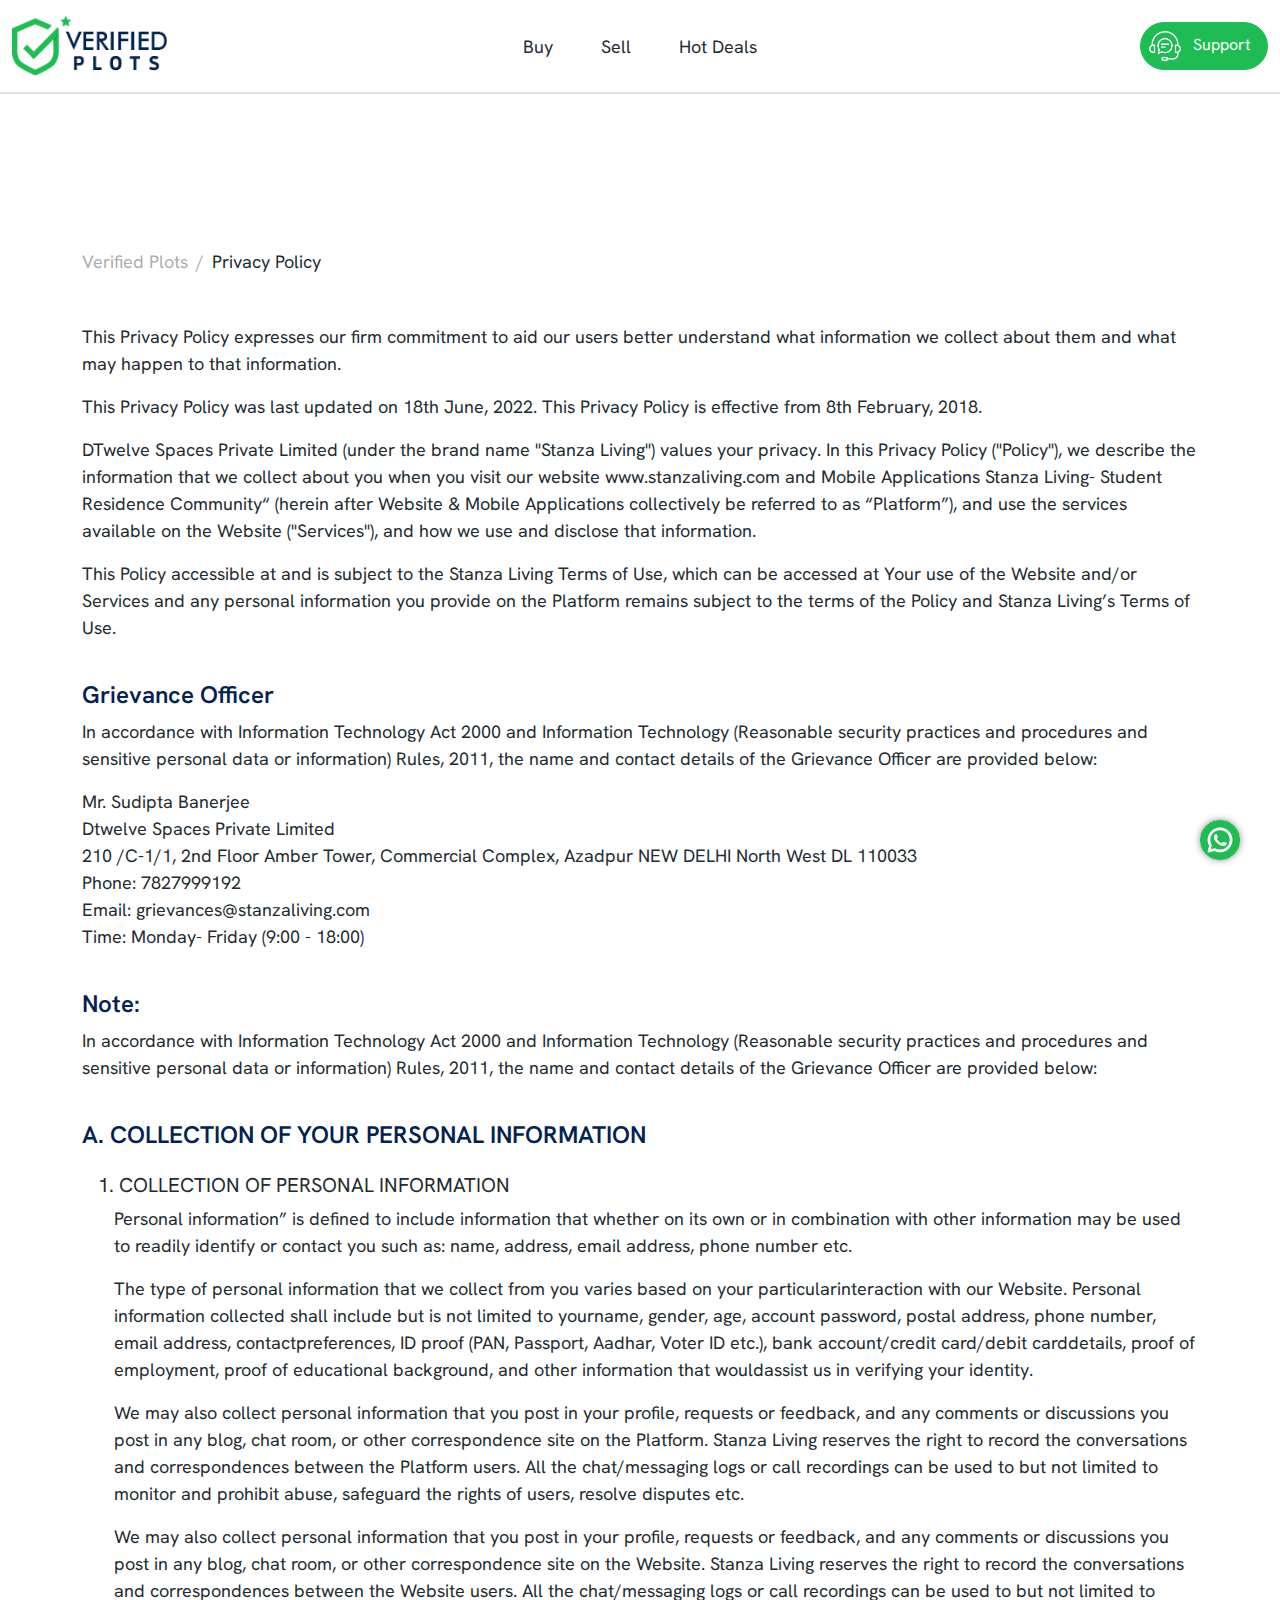
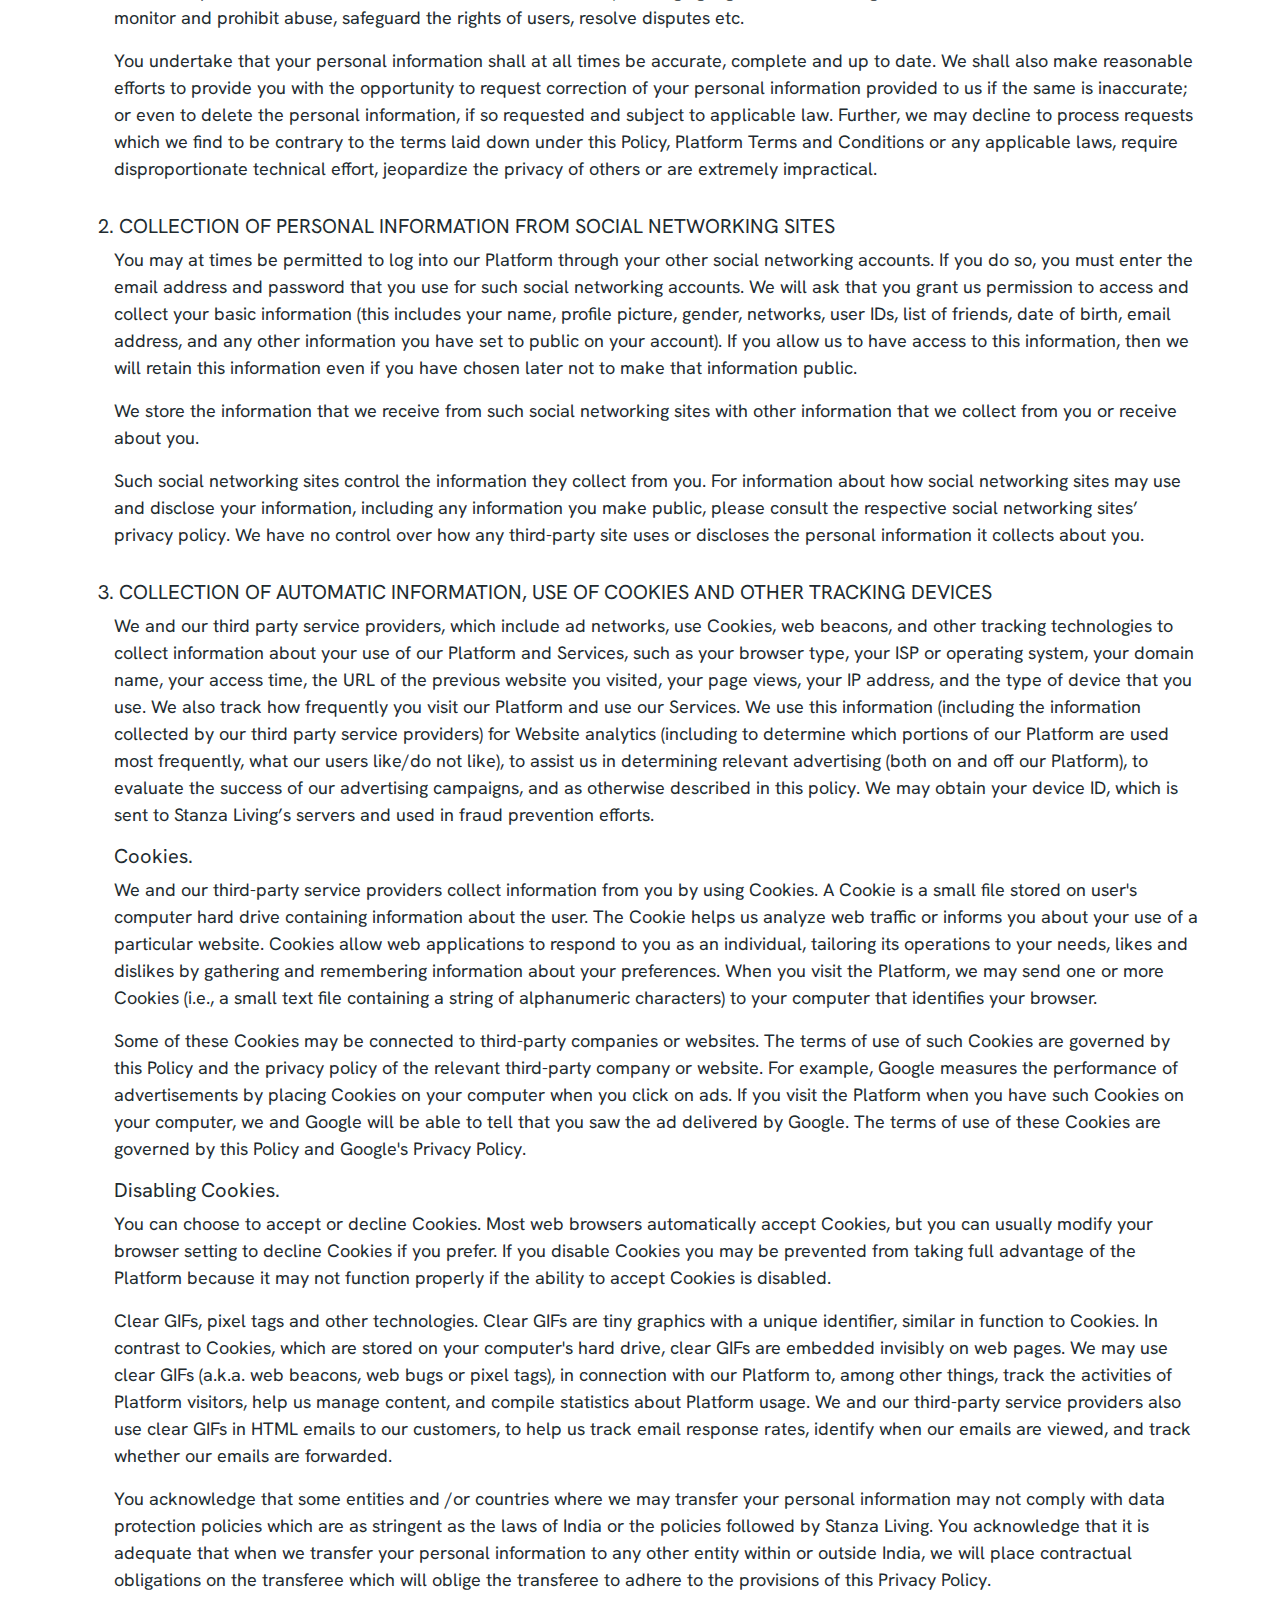
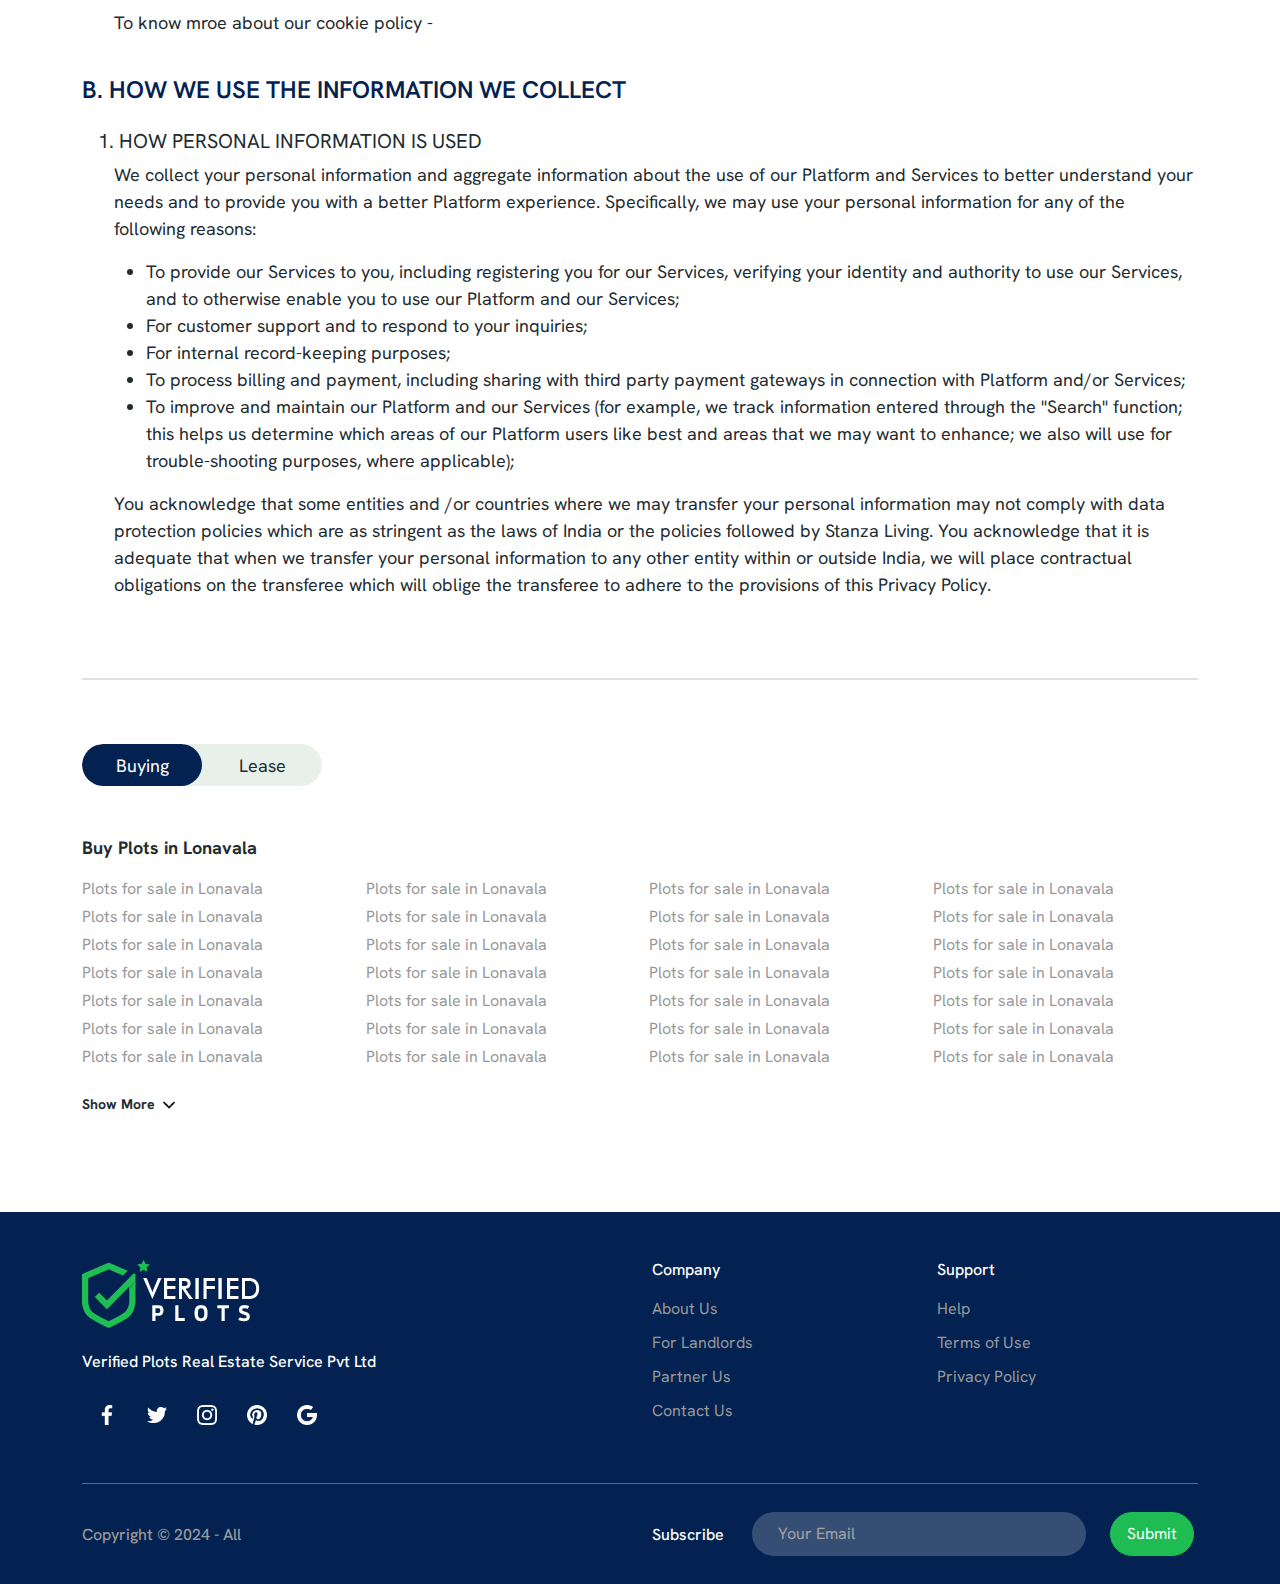
<file: privacy-policy.html>
<!DOCTYPE html>
<html lang="en">

<head>
	<meta charset="UTF-8">
	<meta name="viewport" content="width=device-width, initial-scale=1.0">
	<title>Verified Plots | How it works</title>
	<link rel="icon" type="image/x-icon" href="./img/verified-plots-icon.ico">
	<link rel="preconnect" href="https://fonts.googleapis.com">
	<link rel="preconnect" href="https://fonts.gstatic.com" crossorigin>
	<link href="https://fonts.googleapis.com/css2?family=Hanken+Grotesk:ital,wght@0,100..900;1,100..900&display=swap" rel="stylesheet">
	<link rel="stylesheet" href="css/bootstrap.min.css">
	<link rel="stylesheet" href="css/slick.css">
	<link rel="stylesheet" href="css/slick-theme.css">
	<link rel="stylesheet" href="css/main.css">
	<link rel="stylesheet" href="css/country-dropdown.css">
	<link rel="stylesheet" href="css/about-us.css">
	<script src="js/country-dropdown.js"></script>
</head>

<body>
	<header class="fixed-top border-bottom border-2" id="inner-header">
		<div class="container-xxl py-3">
			<div class="row">
				<div class="col-6 col-lg-2 d-flex justify-content-start align-items-center">
					<a href="#"> <img class="header-logo" src="img/verified-plots-logo.png" alt="verified-plots-logo"> </a>
				</div>
				<div class="col-12 col-lg-8 top-menu d-none flex-column justify-content-start justify-content-lg-center align-items-start align-items-lg-center p-4 p-lg-0">
					<div class="w-100 d-lg-none d-flex justify-content-between align-items-center mb-4">
						<a href="#"> <img class="header-logo top-menu-logo" src="img/verified-plots-logo.png" alt="verified-plots-logo"> </a> <img src="img/close.png" class="close-menu"> </div>
					<div class="top-menu-inner d-flex flex-column flex-lg-row justify-content-center align-items-center"> <a class="header-link px-2 mx-3 text-decoration-none" href="#">Buy</a> <a class="header-link px-2 mx-3 text-decoration-none" href="#">Sell</a> <a class="header-link px-2 mx-3 text-decoration-none" href="#">Hot Deals</a> </div>
				</div>
				<div class="col-12 col-lg-8 d-none d-lg-flex">
					<div class="w-100 bg-white d-flex justify-content-center align-items-center py-2 px-3">
						<div class="top-menu-inner d-flex flex-column flex-lg-row justify-content-center align-items-center"> <a class="header-link px-2 mx-3 text-decoration-none" href="#">Buy</a> <a class="header-link px-2 mx-3 text-decoration-none" href="#">Sell</a> <a class="header-link px-2 mx-3 text-decoration-none" href="#">Hot Deals</a> </div>
					</div>
				</div>
				<div class="col-6 col-lg-2 d-flex justify-content-end align-items-center">
					<div class="mob-round-btn btn btn-primary btn-round py-2 px-2 me-3 d-lg-none" data-bs-toggle="modal" data-bs-target="#searchModal"> <span><img class="mob-search-white-icon" src="img/search-icon-white.png"></span> </div>
					<a class="mob-round-btn btn btn-primary btn-round py-2 px-2" href="#"> <span><img class="btn-icon" src="img/call-center.png"></span> <span class="d-none d-lg-inline px-2">Support</span> </a> <span>
          <img src="img/menu.png" class="menu-icon d-flex d-lg-none ms-4">
        </span> </div>
			</div>
		</div>
	</header>

	<section class="header-top-space mb-3 mb-lg-">
		<div class="container-md pt-4 pt-lg-5">
			<div class="row g-0 PrivacyPolicy-bg-1 banner-with-title br-20 oveflow-hidden">
				<div class="col d-flex flex-column justify-content-center align-items-center PrivacyPolicy-gradient-1 p-3">
					<h2 class="h1 animate-style-1 text-white fw-7">Privacy Policy</h2>
                </div>
			</div>
		</div>
	</section>

    <section class="mb-4 mb-lg-5">
        <div class="container-md">
            <div class="row">
                <div class="col-12 d-flex justify-content-start align-items-center">
                    <span class="color-grey">Verified Plots</span>
                    <span class="color-grey px-2">/</span>
                    <span class="color-dark-grey">Privacy Policy</span>
                </div>
            </div>
        </div>
    </section>

    <section>
        <div class="container-md">
            <div class="row">
                <div class="col-12 d-flex flex-column justify-content-start align-items-start">

                    <p>This Privacy Policy expresses our firm commitment to aid our users better understand what information we collect about them and what may happen to that information.</p>
                    <p>This Privacy Policy was last updated on 18th June, 2022. This Privacy Policy is effective from 8th February, 2018.</p>
                    <p>DTwelve Spaces Private Limited (under the brand name "Stanza Living") values your privacy. In this Privacy Policy ("Policy"), we describe the information that we collect about you when you visit our website www.stanzaliving.com and Mobile Applications Stanza Living- Student Residence Community“ (herein after Website & Mobile Applications collectively be referred to as “Platform”), and use the services available on the Website ("Services"), and how we use and disclose that information.</p>
                    <p>This Policy accessible at  and is subject to the Stanza Living Terms of Use, which can be accessed at  Your use of the Website and/or Services and any personal information you provide on the Platform remains subject to the terms of the Policy and Stanza Living’s Terms of Use.</p>

                    <h4 class="color-blue fw-6 mt-4">Grievance Officer</h4>
                    <p>In accordance with Information Technology Act 2000 and Information Technology (Reasonable security practices and procedures and sensitive personal data or information) Rules, 2011, the name and contact details of the Grievance Officer are provided below:</p>
                    <p>
                        Mr. Sudipta Banerjee <br>
                        Dtwelve Spaces Private Limited <br>
                        210 /C-1/1, 2nd Floor Amber Tower, Commercial Complex, Azadpur NEW DELHI North West DL 110033 <br>
                        Phone: 7827999192 <br>
                        Email: grievances@stanzaliving.com <br>
                        Time: Monday- Friday (9:00 - 18:00) <br>
                    </p>

                    <h4 class="color-blue fw-6 mt-4">Note:</h4>
                    <p>In accordance with Information Technology Act 2000 and Information Technology (Reasonable security practices and procedures and sensitive personal data or information) Rules, 2011, the name and contact details of the Grievance Officer are provided below:</p>


                    <h4 class="color-blue fw-6 mt-4">A. COLLECTION OF YOUR PERSONAL INFORMATION</h4>
                    <div class="ps-lg-3">
                        <h5 class="fw-4 mt-3">1. COLLECTION OF PERSONAL INFORMATION</h5>
                        <div class="ps-lg-3">
                            <p>Personal information” is defined to include information that whether on its own or in combination with other information may be used to readily identify or contact you such as: name, address, email address, phone number etc.</p>
                            <p>The type of personal information that we collect from you varies based on your particularinteraction with our Website. Personal information collected shall include but is not limited to yourname, gender, age, account password, postal address, phone number, email address, contactpreferences, ID proof (PAN, Passport, Aadhar, Voter ID etc.), bank account/credit card/debit carddetails, proof of employment, proof of educational background, and other information that wouldassist us in verifying your identity.</p>
                            <p>We may also collect personal information that you post in your profile, requests or feedback, and any comments or discussions you post in any blog, chat room, or other correspondence site on the Platform. Stanza Living reserves the right to record the conversations and correspondences between the Platform users. All the chat/messaging logs or call recordings can be used to but not limited to monitor and prohibit abuse, safeguard the rights of users, resolve disputes etc.</p>
                            <p>We may also collect personal information that you post in your profile, requests or feedback, and any comments or discussions you post in any blog, chat room, or other correspondence site on the Website. Stanza Living reserves the right to record the conversations and correspondences between the Website users. All the chat/messaging logs or call recordings can be used to but not limited to monitor and prohibit abuse, safeguard the rights of users, resolve disputes etc.</p>
                            <p>You undertake that your personal information shall at all times be accurate, complete and up to date. We shall also make reasonable efforts to provide you with the opportunity to request correction of your personal information provided to us if the same is inaccurate; or even to delete the personal information, if so requested and subject to applicable law. Further, we may decline to process requests which we find to be contrary to the terms laid down under this Policy, Platform Terms and Conditions or any applicable laws, require disproportionate technical effort, jeopardize the privacy of others or are extremely impractical.</p>
                        </div>
                    </div>


                    <div class="ps-lg-3">
                        <h5 class="fw-4 mt-3">2. COLLECTION OF PERSONAL INFORMATION FROM SOCIAL NETWORKING SITES</h5>
                        <div class="ps-lg-3">
                            <p>You may at times be permitted to log into our Platform through your other social networking accounts. If you do so, you must enter the email address and password that you use for such social networking accounts. We will ask that you grant us permission to access and collect your basic information (this includes your name, profile picture, gender, networks, user IDs, list of friends, date of birth, email address, and any other information you have set to public on your account). If you allow us to have access to this information, then we will retain this information even if you have chosen later not to make that information public.</p>
                            <p>We store the information that we receive from such social networking sites with other information that we collect from you or receive about you.</p>
                            <p>Such social networking sites control the information they collect from you. For information about how social networking sites may use and disclose your information, including any information you make public, please consult the respective social networking sites’ privacy policy. We have no control over how any third-party site uses or discloses the personal information it collects about you.</p>
                        </div>
                    </div>

                    <div class="ps-lg-3">
                        <h5 class="fw-4 mt-3">3. COLLECTION OF AUTOMATIC INFORMATION, USE OF COOKIES AND OTHER TRACKING DEVICES</h5>
                        <div class="ps-lg-3">
                            <p>We and our third party service providers, which include ad networks, use Cookies, web beacons, and other tracking technologies to collect information about your use of our Platform and Services, such as your browser type, your ISP or operating system, your domain name, your access time, the URL of the previous website you visited, your page views, your IP address, and the type of device that you use. We also track how frequently you visit our Platform and use our Services. We use this information (including the information collected by our third party service providers) for Website analytics (including to determine which portions of our Platform are used most frequently, what our users like/do not like), to assist us in determining relevant advertising (both on and off our Platform), to evaluate the success of our advertising campaigns, and as otherwise described in this policy. We may obtain your device ID, which is sent to Stanza Living’s servers and used in fraud prevention efforts.</p>
                            <h5 class="fw-4 mt-3">Cookies.</h5>
                            <p>We and our third-party service providers collect information from you by using Cookies. A Cookie is a small file stored on user's computer hard drive containing information about the user. The Cookie helps us analyze web traffic or informs you about your use of a particular website. Cookies allow web applications to respond to you as an individual, tailoring its operations to your needs, likes and dislikes by gathering and remembering information about your preferences. When you visit the Platform, we may send one or more Cookies (i.e., a small text file containing a string of alphanumeric characters) to your computer that identifies your browser.</p>
                            <p>Some of these Cookies may be connected to third-party companies or websites. The terms of use of such Cookies are governed by this Policy and the privacy policy of the relevant third-party company or website. For example, Google measures the performance of advertisements by placing Cookies on your computer when you click on ads. If you visit the Platform when you have such Cookies on your computer, we and Google will be able to tell that you saw the ad delivered by Google. The terms of use of these Cookies are governed by this Policy and Google's Privacy Policy.</p>
                            <h5 class="fw-4 mt-3">Disabling Cookies.</h5>
                            <p>You can choose to accept or decline Cookies. Most web browsers automatically accept Cookies, but you can usually modify your browser setting to decline Cookies if you prefer. If you disable Cookies you may be prevented from taking full advantage of the Platform because it may not function properly if the ability to accept Cookies is disabled.</p>
                            <p>Clear GIFs, pixel tags and other technologies. Clear GIFs are tiny graphics with a unique identifier, similar in function to Cookies. In contrast to Cookies, which are stored on your computer's hard drive, clear GIFs are embedded invisibly on web pages. We may use clear GIFs (a.k.a. web beacons, web bugs or pixel tags), in connection with our Platform to, among other things, track the activities of Platform visitors, help us manage content, and compile statistics about Platform usage. We and our third-party service providers also use clear GIFs in HTML emails to our customers, to help us track email response rates, identify when our emails are viewed, and track whether our emails are forwarded.</p>
                            <p>You acknowledge that some entities and /or countries where we may transfer your personal information may not comply with data protection policies which are as stringent as the laws of India or the policies followed by Stanza Living. You acknowledge that it is adequate that when we transfer your personal information to any other entity within or outside India, we will place contractual obligations on the transferee which will oblige the transferee to adhere to the provisions of this Privacy Policy.	</p>
                            <p>To know mroe about our cookie policy - </p>

                        </div>
                    </div>


                    <h4 class="color-blue fw-6 mt-4">B. HOW WE USE THE INFORMATION WE COLLECT</h4>
                    <div class="ps-lg-3">
                        <h5 class="fw-4 mt-3">1. HOW PERSONAL INFORMATION IS USED</h5>
                        <div class="ps-lg-3">
                            <p>We collect your personal information and aggregate information about the use of our Platform and Services to better understand your needs and to provide you with a better Platform experience. Specifically, we may use your personal information for any of the following reasons:</p>
                            <ul class="dots-primary">
                                <li>To provide our Services to you, including registering you for our Services, verifying your identity and authority to use our Services, and to otherwise enable you to use our Platform and our Services;</li>
                                <li>For customer support and to respond to your inquiries;</li>
                                <li>For internal record-keeping purposes;</li>
                                <li>To process billing and payment, including sharing with third party payment gateways in connection with Platform and/or Services;</li>
                                <li>To improve and maintain our Platform and our Services (for example, we track information entered through the "Search" function; this helps us determine which areas of our Platform users like best and areas that we may want to enhance; we also will use for trouble-shooting purposes, where applicable);</li>
                            </ul>
                            <p>You acknowledge that some entities and /or countries where we may transfer your personal information may not comply with data protection policies which are as stringent as the laws of India or the policies followed by Stanza Living. You acknowledge that it is adequate that when we transfer your personal information to any other entity within or outside India, we will place contractual obligations on the transferee which will oblige the transferee to adhere to the provisions of this Privacy Policy.	</p>
                        </div>
                    </div>

                </div>
            </div>
        </div>
    </section>



	<section class="py-5">
		<div class="container-xl">
			<div class="row">
				<div class="col-12 my-lg-3">
					<div class="w-100 border-top border-2 pt-5"></div>
				</div>
				<div class="col-12 d-flex justify-content-start align-items-center">
					<div class="nav switch-btn-outer list-details-switch-btn left">
						<div class="switch-btn-inner active" data-btn-pos="left" id="tab-1-btn" data-bs-toggle="pill" data-bs-target="#tab-1" type="button" role="tab" aria-controls="tab-1" aria-selected="true">Buying</div>
						<div class="switch-btn-inner" data-btn-pos="right" id="tab-2-btn" data-bs-toggle="pill" data-bs-target="#tab-2" type="button" role="tab" aria-controls="tab-2" aria-selected="false">Lease</div>
					</div>
				</div>
				<div class="col-12 tab-content">
					<div class="w-100 text-start plot-list-outer buy-plot-group tab-pane fade show active" id="tab-1" role="tabpanel" aria-labelledby="tab-1-btn">
						<div class="w-100 text-start text-md-start fw-7 mb-3 mt-4 mt-lg-5">Buy Plots in Lonavala</div>
						<ul class="plot-list buy-plots-lonavala">
							<li class="pb-1"><a class="text-decoration-none" href="#">Plots for sale in Lonavala</a></li>
							<li class="pb-1"><a class="text-decoration-none" href="#">Plots for sale in Lonavala</a></li>
							<li class="pb-1"><a class="text-decoration-none" href="#">Plots for sale in Lonavala</a></li>
							<li class="pb-1"><a class="text-decoration-none" href="#">Plots for sale in Lonavala</a></li>
							<li class="pb-1"><a class="text-decoration-none" href="#">Plots for sale in Lonavala</a></li>
							<li class="pb-1"><a class="text-decoration-none" href="#">Plots for sale in Lonavala</a></li>
							<li class="pb-1"><a class="text-decoration-none" href="#">Plots for sale in Lonavala</a></li>
							<li class="pb-1"><a class="text-decoration-none" href="#">Plots for sale in Lonavala</a></li>
							<li class="pb-1"><a class="text-decoration-none" href="#">Plots for sale in Lonavala</a></li>
							<li class="pb-1"><a class="text-decoration-none" href="#">Plots for sale in Lonavala</a></li>
							<li class="pb-1"><a class="text-decoration-none" href="#">Plots for sale in Lonavala</a></li>
							<li class="pb-1"><a class="text-decoration-none" href="#">Plots for sale in Lonavala</a></li>
							<li class="pb-1"><a class="text-decoration-none" href="#">Plots for sale in Lonavala</a></li>
							<li class="pb-1"><a class="text-decoration-none" href="#">Plots for sale in Lonavala</a></li>
							<li class="pb-1"><a class="text-decoration-none" href="#">Plots for sale in Lonavala</a></li>
							<li class="pb-1"><a class="text-decoration-none" href="#">Plots for sale in Lonavala</a></li>
							<li class="pb-1"><a class="text-decoration-none" href="#">Plots for sale in Lonavala</a></li>
							<li class="pb-1"><a class="text-decoration-none" href="#">Plots for sale in Lonavala</a></li>
							<li class="pb-1"><a class="text-decoration-none" href="#">Plots for sale in Lonavala</a></li>
							<li class="pb-1"><a class="text-decoration-none" href="#">Plots for sale in Lonavala</a></li>
							<li class="pb-1"><a class="text-decoration-none" href="#">Plots for sale in Lonavala</a></li>
							<li class="pb-1"><a class="text-decoration-none" href="#">Plots for sale in Lonavala</a></li>
							<li class="pb-1"><a class="text-decoration-none" href="#">Plots for sale in Lonavala</a></li>
							<li class="pb-1"><a class="text-decoration-none" href="#">Plots for sale in Lonavala</a></li>
							<li class="pb-1"><a class="text-decoration-none" href="#">Plots for sale in Lonavala</a></li>
							<li class="pb-1"><a class="text-decoration-none" href="#">Plots for sale in Lonavala</a></li>
							<li class="pb-1"><a class="text-decoration-none" href="#">Plots for sale in Lonavala</a></li>
							<li class="pb-1"><a class="text-decoration-none" href="#">Plots for sale in Lonavala</a></li>
							<li class="extra-li pb-1"><a class="text-decoration-none" href="#">Plots for sale in Lonavala</a></li>
							<li class="extra-li pb-1"><a class="text-decoration-none" href="#">Plots for sale in Lonavala</a></li>
							<li class="extra-li pb-1"><a class="text-decoration-none" href="#">Plots for sale in Lonavala</a></li>
							<li class="extra-li pb-1"><a class="text-decoration-none" href="#">Plots for sale in Lonavala</a></li>
							<li class="extra-li pb-1"><a class="text-decoration-none" href="#">Plots for sale in Lonavala</a></li>
							<li class="extra-li pb-1"><a class="text-decoration-none" href="#">Plots for sale in Lonavala</a></li>
							<li class="extra-li pb-1"><a class="text-decoration-none" href="#">Plots for sale in Lonavala</a></li>
							<li class="extra-li pb-1"><a class="text-decoration-none" href="#">Plots for sale in Lonavala</a></li>
							<li class="extra-li pb-1"><a class="text-decoration-none" href="#">Plots for sale in Lonavala</a></li>
							<li class="extra-li pb-1"><a class="text-decoration-none" href="#">Plots for sale in Lonavala</a></li>
							<li class="extra-li pb-1"><a class="text-decoration-none" href="#">Plots for sale in Lonavala</a></li>
							<li class="extra-li pb-1"><a class="text-decoration-none" href="#">Plots for sale in Lonavala</a></li>
						</ul>
						<div class="show-li d-inline-flex justify-content-start align-items-center fs-14 fw-7 buy-plots-lonavala-show-more" onclick="showExtraLi('.buy-plots-lonavala')"> <span class="pe-2">Show More</span><img src="img/down-arrow.png" class="show-more-arrow"> </div>
					</div>
					<div class="w-100 text-start plot-list-outer lease-plot-group tab-pane fade" id="tab-2" role="tabpanel" aria-labelledby="tab-2-btn">
						<div class="w-100 text-start text-md-start fw-7 mb-3 mt-4 mt-lg-5">Lease Plots in Lonavala</div>
						<ul class="plot-list lease-plots-lonavala">
							<li class="pb-1"><a class="text-decoration-none" href="#">Flats for lease in Lonavala</a></li>
							<li class="pb-1"><a class="text-decoration-none" href="#">Flats for lease in Lonavala</a></li>
							<li class="pb-1"><a class="text-decoration-none" href="#">Flats for lease in Lonavala</a></li>
							<li class="pb-1"><a class="text-decoration-none" href="#">Flats for lease in Lonavala</a></li>
							<li class="pb-1"><a class="text-decoration-none" href="#">Flats for lease in Lonavala</a></li>
							<li class="pb-1"><a class="text-decoration-none" href="#">Flats for lease in Lonavala</a></li>
							<li class="pb-1"><a class="text-decoration-none" href="#">Flats for lease in Lonavala</a></li>
							<li class="pb-1"><a class="text-decoration-none" href="#">Flats for lease in Lonavala</a></li>
							<li class="pb-1"><a class="text-decoration-none" href="#">Flats for lease in Lonavala</a></li>
							<li class="pb-1"><a class="text-decoration-none" href="#">Flats for lease in Lonavala</a></li>
							<li class="pb-1"><a class="text-decoration-none" href="#">Flats for lease in Lonavala</a></li>
							<li class="pb-1"><a class="text-decoration-none" href="#">Flats for lease in Lonavala</a></li>
							<li class="pb-1"><a class="text-decoration-none" href="#">Flats for lease in Lonavala</a></li>
							<li class="pb-1"><a class="text-decoration-none" href="#">Flats for lease in Lonavala</a></li>
							<li class="pb-1"><a class="text-decoration-none" href="#">Flats for lease in Lonavala</a></li>
							<li class="pb-1"><a class="text-decoration-none" href="#">Flats for lease in Lonavala</a></li>
							<li class="pb-1"><a class="text-decoration-none" href="#">Flats for lease in Lonavala</a></li>
							<li class="pb-1"><a class="text-decoration-none" href="#">Flats for lease in Lonavala</a></li>
							<li class="pb-1"><a class="text-decoration-none" href="#">Flats for lease in Lonavala</a></li>
							<li class="pb-1"><a class="text-decoration-none" href="#">Flats for lease in Lonavala</a></li>
							<li class="pb-1"><a class="text-decoration-none" href="#">Flats for lease in Lonavala</a></li>
							<li class="pb-1"><a class="text-decoration-none" href="#">Flats for lease in Lonavala</a></li>
							<li class="pb-1"><a class="text-decoration-none" href="#">Flats for lease in Lonavala</a></li>
							<li class="pb-1"><a class="text-decoration-none" href="#">Flats for lease in Lonavala</a></li>
							<li class="pb-1"><a class="text-decoration-none" href="#">Flats for lease in Lonavala</a></li>
							<li class="pb-1"><a class="text-decoration-none" href="#">Flats for lease in Lonavala</a></li>
							<li class="pb-1"><a class="text-decoration-none" href="#">Flats for lease in Lonavala</a></li>
							<li class="pb-1"><a class="text-decoration-none" href="#">Flats for lease in Lonavala</a></li>
							<li class="extra-li pb-1"><a class="text-decoration-none" href="#">Flats for lease in Lonavala</a></li>
							<li class="extra-li pb-1"><a class="text-decoration-none" href="#">Flats for lease in Lonavala</a></li>
							<li class="extra-li pb-1"><a class="text-decoration-none" href="#">Flats for lease in Lonavala</a></li>
							<li class="extra-li pb-1"><a class="text-decoration-none" href="#">Flats for lease in Lonavala</a></li>
							<li class="extra-li pb-1"><a class="text-decoration-none" href="#">Flats for lease in Lonavala</a></li>
							<li class="extra-li pb-1"><a class="text-decoration-none" href="#">Flats for lease in Lonavala</a></li>
							<li class="extra-li pb-1"><a class="text-decoration-none" href="#">Flats for lease in Lonavala</a></li>
							<li class="extra-li pb-1"><a class="text-decoration-none" href="#">Flats for lease in Lonavala</a></li>
							<li class="extra-li pb-1"><a class="text-decoration-none" href="#">Flats for lease in Lonavala</a></li>
							<li class="extra-li pb-1"><a class="text-decoration-none" href="#">Flats for lease in Lonavala</a></li>
							<li class="extra-li pb-1"><a class="text-decoration-none" href="#">Flats for lease in Lonavala</a></li>
							<li class="extra-li pb-1"><a class="text-decoration-none" href="#">Flats for lease in Lonavala</a></li>
						</ul>
						<div class="show-li d-inline-flex justify-content-start align-items-center fs-14 fw-7 lease-plots-lonavala-show-more" onclick="showExtraLi('.lease-plots-lonavala')"> <span class="pe-2">Show More</span><img src="img/down-arrow.png" class="show-more-arrow"> </div>
					</div>
				</div>
			</div>
		</div>
	</section>
	<a class="floating-wp" href="#"> <img src="img/whatsapp.png" class="floating-wp-icon"> </a>
	<footer class="footer-bottom mt-5 pt-5 pb-4 mt-lg-5 pt-lg-5 pb-lg-4 footer-outer-bg">
		<div class="container-xl">
			<div class="row pb-5">
				<div class="col-12 col-lg-6 col-md-6"> <img class="footer-logo pb-4" src="img/verified-plots-logo-white.png" alt="verified-plots-logo">
					<h6 class="pb-3 text-white">Verified Plots Real Estate Service Pvt Ltd</h6>
					<div class="d-flex mb-4 mb-lg-0">
						<a href="#"><img class="ft-logo ml-0" src="img/facebook.png" alt="facebook-logo"></a>
						<a href="#"><img class="ft-logo" src="img/twitter.png" alt="twitter-logo"></a>
						<a href="#"><img class="ft-logo" src="img/instagram.png" alt="instagram-logo"></a>
						<a href="#"><img class="ft-logo" src="img/pinterest-logo.png" alt="pinterest-logo"></a>
						<a href="#"><img class="ft-logo" src="img/google.png" alt="google-logo"></a>
					</div>
				</div>
				<div class="col-12 col-lg-6 col-md-6">
					<div class="row">
						<div class="col-6">
							<h6 class="pb-2 text-white">Company</h6> <a href="#" class="ft-links">About Us</a> <a href="#" class="ft-links">For Landlords</a> <a href="#" class="ft-links">Partner Us</a> <a href="#" class="ft-links">Contact Us</a> </div>
						<div class="col-6">
							<h6 class="pb-2 text-white">Support</h6> <a href="#" class="ft-links">Help</a> <a href="#" class="ft-links">Terms of Use</a> <a href="#" class="ft-links">Privacy Policy</a> </div>
					</div>
				</div>
			</div>
			<div class="w-100 border-top pt-4 border-light-grey"></div>
			<div class="row d-flex flex-wrap">
				<div class="col-12 col-lg-6 col-md-3 d-flex justify-content-start align-items-center order-2 order-md-1 mt-4 mt-md-0">
					<h5 class="mb-ms-0 mb-md-0 mb-3">
          <a href="#" class="ft-links mb-0 ms-3 ms-md-0 mt-0">Copyright &copy; 2024 - All</a>
        </h5> </div>
				<div class="col-12 col-lg-6 col-md-9 order-1 order-md-2">
					<div class="d-flex flex-column flex-sm-row">
						<h6 class="text-white d-flex align-items-center me-sm-4 ms-3 ms-md-0 mb-md-0 mb-2">Subscribe</h6>
						<div class="search-holder shadow-0 w-100 d-flex justify-content-center align-items-center p-1">
							<div class="search-inner d-flex justify-content-start align-items-center w-100 bg-light-grey py-2 px-3">
								<!-- <img src="img/search-icon.png" class="search-icon d-none d-sm-block"> -->
								<input type="text" placeholder="Your Email" class="main-search text-white ms-sm-2 fs-16"> </div>
							<div class="btn btn-primary btn-round fs-16 search-btn d-flex align-items-center ps-3 pe-3 px-sm-3 ms-sm-4">
								<!-- <img src="img/search-icon-white.png" class="search-icon d-sm-none"> --><span class="d-sm-inline">Submit</span> </div>
						</div>
					</div>
				</div>
			</div>
		</div>
	</footer>
	<style>

	</style>
	<script>
	</script>
	<script src="js/jquery.min.js"></script>
	<script src="js/bootstrap.min.js"></script>
	<script src="js/slick.min.js"></script>
	<script src="js/main.js"></script>
</body>

</html>
</file>
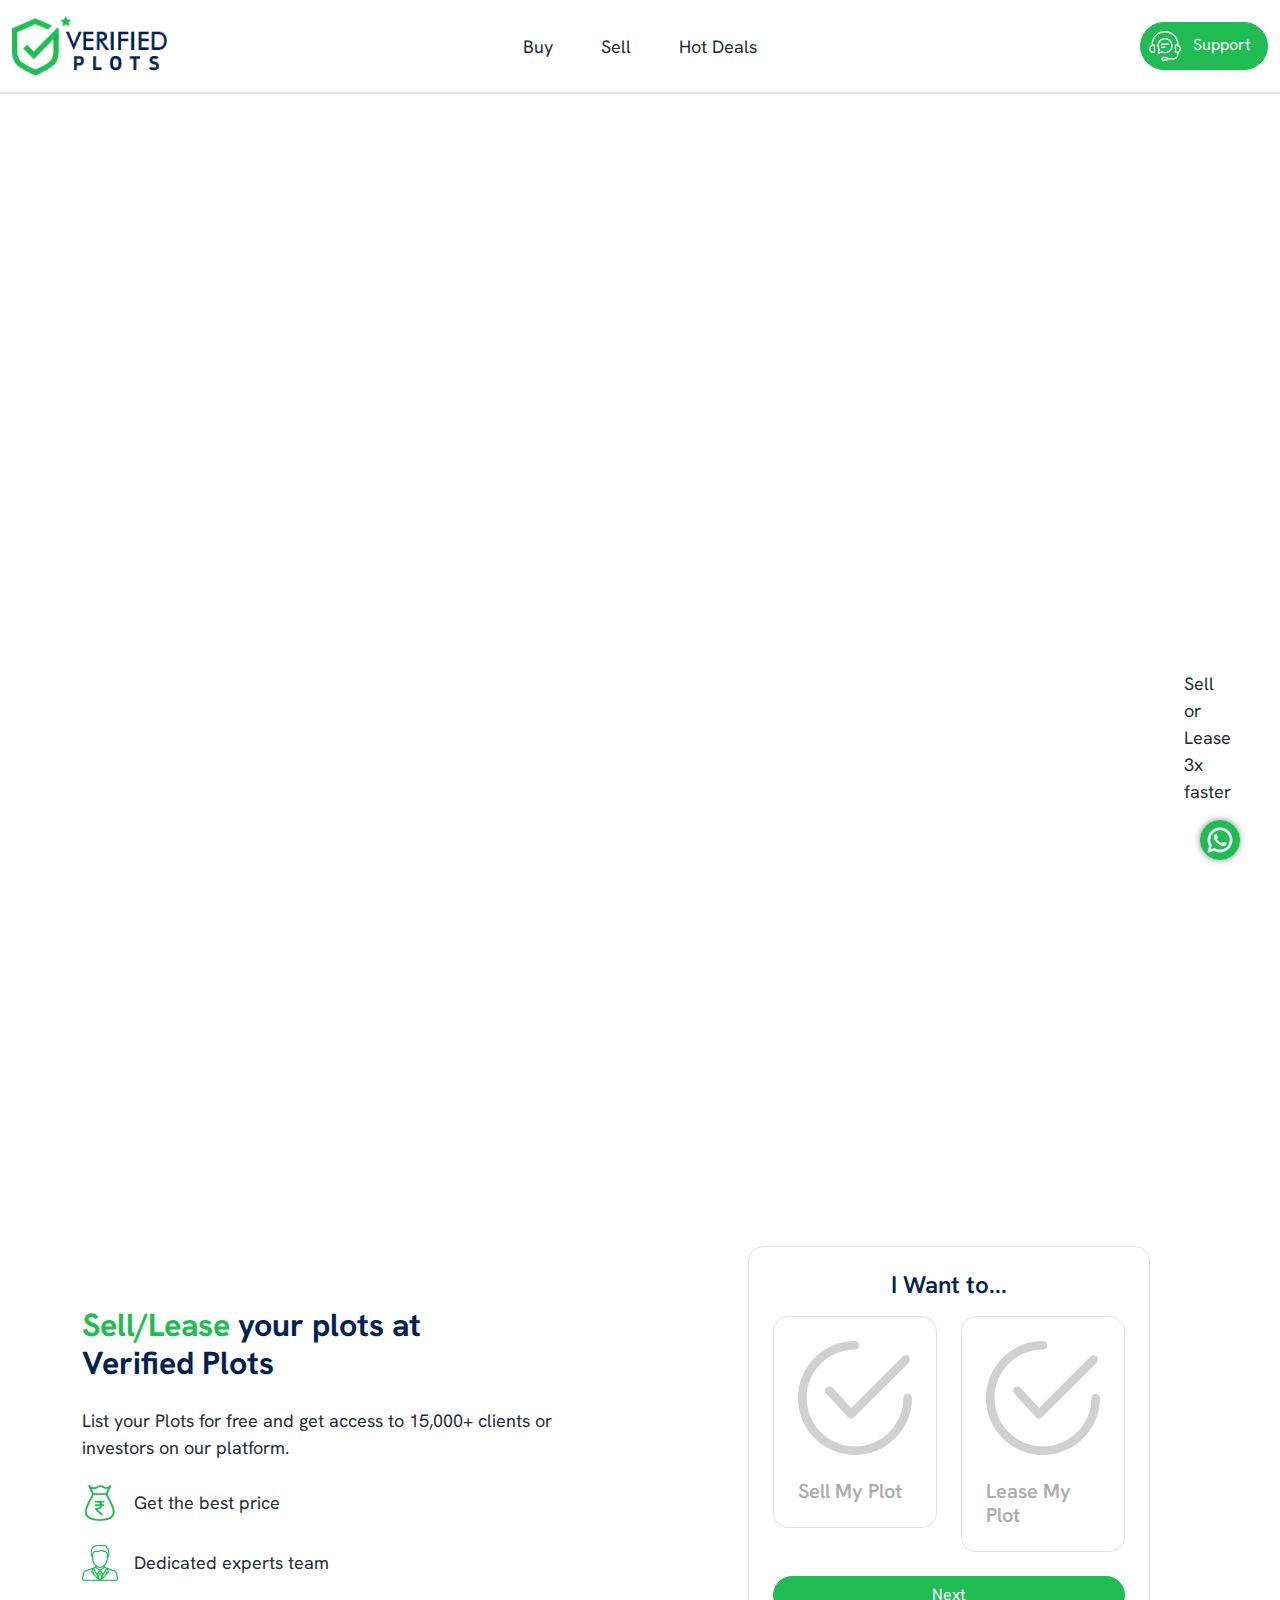
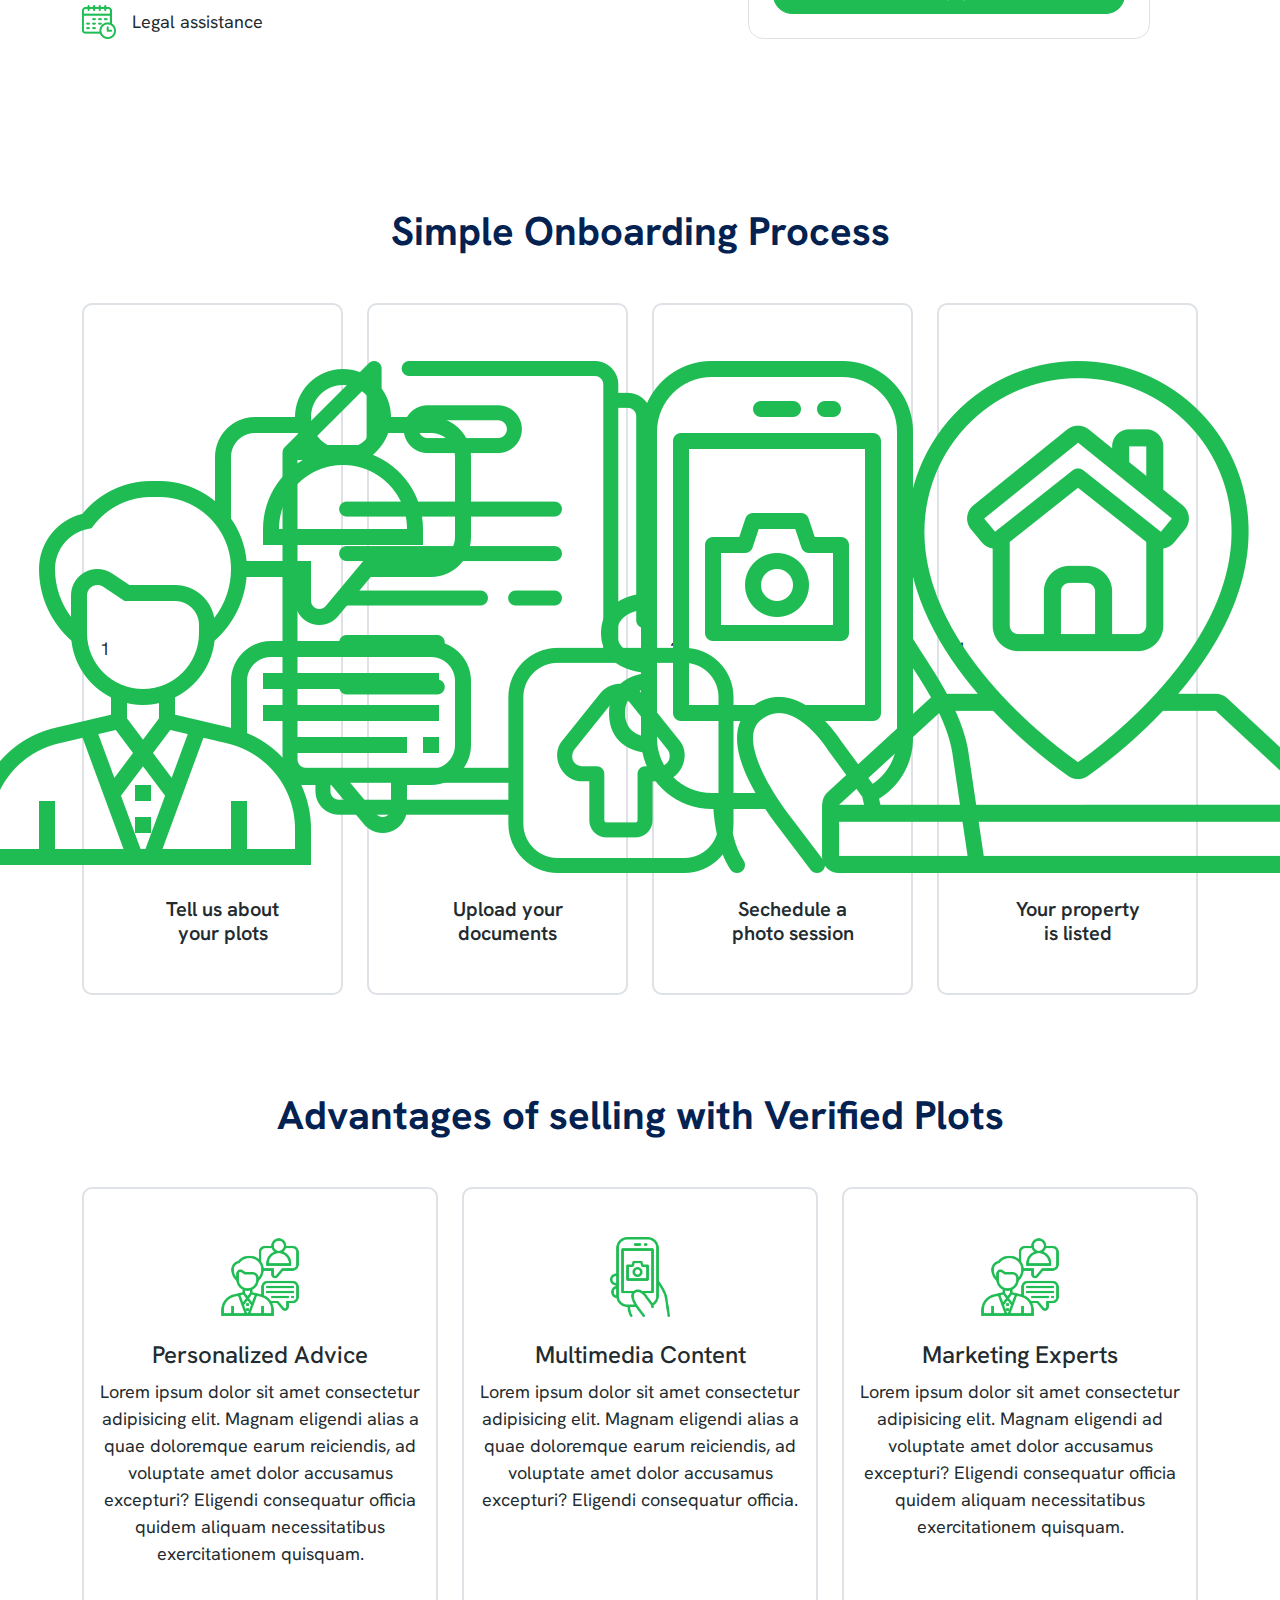
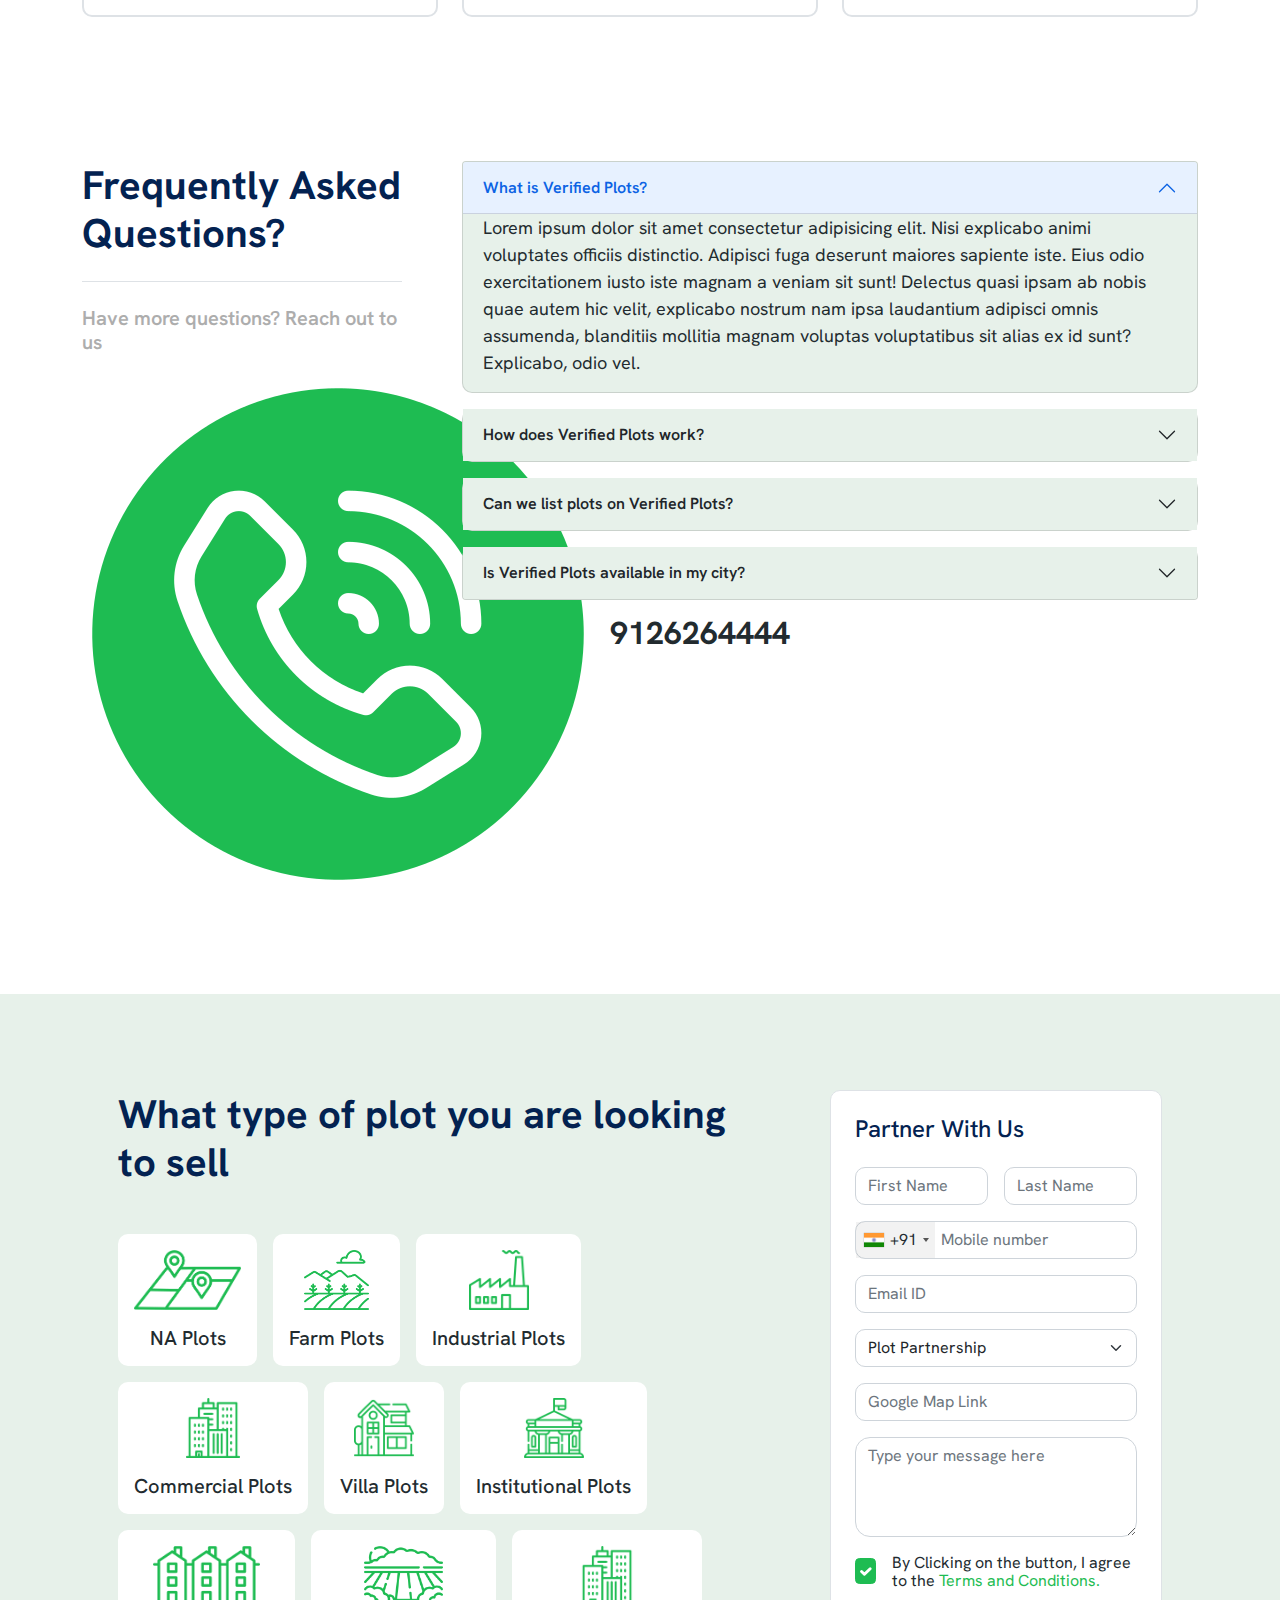
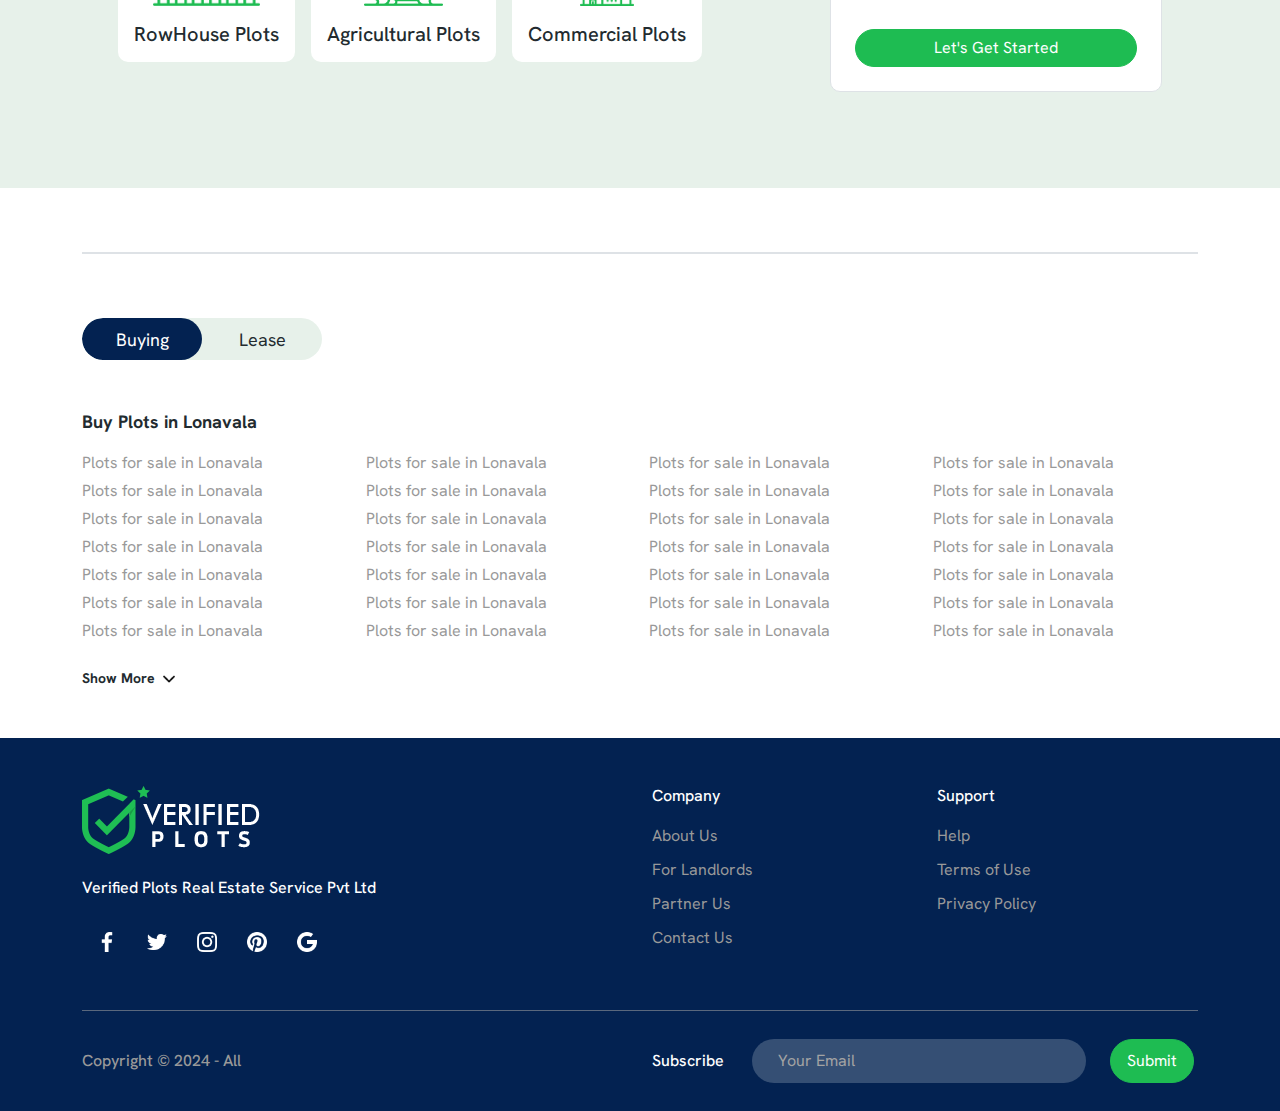
<file: sell.html>
<!DOCTYPE html>
<html lang="en">
<head>
  <meta charset="UTF-8">
  <meta name="viewport" content="width=device-width, initial-scale=1.0">
  <title>Verified Plots | Home</title>
  <link rel="icon" type="image/x-icon" href="./img/verified-plots-icon.ico">
  <link rel="preconnect" href="https://fonts.googleapis.com">
  <link rel="preconnect" href="https://fonts.gstatic.com" crossorigin>
  <link href="https://fonts.googleapis.com/css2?family=Hanken+Grotesk:ital,wght@0,100..900;1,100..900&display=swap" rel="stylesheet">
  <link rel="stylesheet" href="css/bootstrap.min.css">
  <link rel="stylesheet" href="css/slick.css">
  <link rel="stylesheet" href="css/slick-theme.css">
  <link rel="stylesheet" href="css/main.css">
  <link rel="stylesheet" href="css/country-dropdown.css">
  <script src="js/country-dropdown.js"></script>
</head>
<body>

<header class="fixed-top border-bottom border-2" id="inner-header">
  <div class="container-xxl py-3">
    <div class="row">
      <div class="col-6 col-lg-2 d-flex justify-content-start align-items-center">
        <a href="#">
          <img class="header-logo" src="img/verified-plots-logo.png" alt="verified-plots-logo">
        </a>
      </div>

      <div class="col-12 col-lg-8 top-menu d-none flex-column justify-content-start justify-content-lg-center align-items-start align-items-lg-center p-4 p-lg-0">
        <div class="w-100 d-lg-none d-flex justify-content-between align-items-center mb-4">
          <a href="#">
            <img class="header-logo top-menu-logo" src="img/verified-plots-logo.png" alt="verified-plots-logo">
          </a>
          <img src="img/close.png" class="close-menu">
        </div>
        <div class="top-menu-inner d-flex flex-column flex-lg-row justify-content-center align-items-center">
          <a class="header-link px-2 mx-3 text-decoration-none" href="#">Buy</a>
          <a class="header-link px-2 mx-3 text-decoration-none" href="#">Sell</a>
          <a class="header-link px-2 mx-3 text-decoration-none" href="#">Hot Deals</a>
        </div>
      </div>

      <div class="col-12 col-lg-8 d-none d-lg-flex">
        <div class="w-100 bg-white d-flex justify-content-center align-items-center py-2 px-3">
            <div class="top-menu-inner d-flex flex-column flex-lg-row justify-content-center align-items-center">
                <a class="header-link px-2 mx-3 text-decoration-none" href="#">Buy</a>
                <a class="header-link px-2 mx-3 text-decoration-none" href="#">Sell</a>
                <a class="header-link px-2 mx-3 text-decoration-none" href="#">Hot Deals</a>
              </div>
        </div>
      </div>

      <div class="col-6 col-lg-2 d-flex justify-content-end align-items-center">
        <div class="mob-round-btn btn btn-primary btn-round py-2 px-2 me-3 d-lg-none" data-bs-toggle="modal" data-bs-target="#searchModal">
          <span><img class="mob-search-white-icon" src="img/search-icon-white.png"></span>
        </div>

        <a class="mob-round-btn btn btn-primary btn-round py-2 px-2" href="#">
          <span><img class="btn-icon" src="img/call-center.png"></span>
          <span class="d-none d-lg-inline px-2">Support</span>
        </a>

        <span>
          <img src="img/menu.png" class="menu-icon d-flex d-lg-none ms-4">
        </span>
      </div>
    </div>
  </div>
</header>

<div class="modal fade" id="searchModal" tabindex="-1" aria-labelledby="searchModalLabel" aria-hidden="true">
  <div class="modal-dialog modal-xl">
    <div class="modal-content">
      <div class="modal-header">
        <div class="inner-top-search-outer w-100 bg-white d-flex justify-content-center align-items-center py-2 px-3">
          <div class="search-inner d-flex justify-content-start align-items-center w-100 bg-white py-2">
            <img src="img/search-icon.png" class="search-icon d-none d-sm-block">
            <input type="text" placeholder="Search you Location" class="main-search flex-1 ms-sm-3 fs-16">
          </div>
          <div class="btn btn-primary btn-round fs-16 search-btn d-flex align-items-center ps-3 pe-3 px-sm-3 ms-sm-3">
            <img src="img/search-icon-white.png" class="search-icon d-sm-none">
            <span class="d-none d-sm-inline">Search</span>
          </div>
        </div>
        <button type="button" class="btn-close" data-bs-dismiss="modal" aria-label="Close"></button>
      </div>
      <div class="modal-body">
        <h5>Popular cities</h5>
        <div class="popular-cities ">
          <div>
            <div class="w-100 d-flex flex-column justify-content-center align-items-center">
              <img src="img/pune.png" class="city-img">
              <span class="fs-14">Pune</span>
            </div>
          </div>
          <div>
            <div class="w-100 d-flex flex-column justify-content-center align-items-center">
              <img src="img/ahd.png" class="city-img">
              <span class="fs-14">Ahmedabad</span>
            </div>
          </div>
          <div>
            <div class="w-100 d-flex flex-column justify-content-center align-items-center">
              <img src="img/mumbai.png" class="city-img">
              <span class="fs-14">Mumbai</span>
            </div>
          </div>
          <div>
            <div class="w-100 d-flex flex-column justify-content-center align-items-center">
              <img src="img/bang.png" class="city-img">
              <span class="fs-14">Bangaluru</span>
            </div>
          </div>
          <div>
            <div class="w-100 d-flex flex-column justify-content-center align-items-center">
              <img src="img/ncr.png" class="city-img">
              <span class="fs-14">Dehli</span>
            </div>
          </div>
          <div>
            <div class="w-100 d-flex flex-column justify-content-center align-items-center">
              <img src="img/chd.png" class="city-img">
              <span class="fs-14">Chandighar</span>
            </div>
          </div>
          <div>
            <div class="w-100 d-flex flex-column justify-content-center align-items-center">
              <img src="img/kolk.png" class="city-img">
              <span class="fs-14">Kolkata</span>
            </div>
          </div>
          <div>
            <div class="w-100 d-flex flex-column justify-content-center align-items-center">
              <img src="img/hyd.png" class="city-img">
              <span class="fs-14">Hyderabad</span>
            </div>
          </div>
          <div>
            <div class="w-100 d-flex flex-column justify-content-center align-items-center">
              <img src="img/chen.png" class="city-img">
              <span class="fs-14">Chennai</span>
            </div>
          </div>
          <div>
            <div class="w-100 d-flex flex-column justify-content-center align-items-center">
              <img src="img/koch.jpg" class="city-img">
              <span class="fs-14">Kochi</span>
            </div>
          </div>
        </div>
      </div>
    </div>
  </div>
</div>

<section class="sell-hero-section mb-3 mb-lg-4 header-top-space py-5">
    <div class="container-lg py-lg-5 sell-hero-bg">
        <div class="row">
            <div class="col-12 col-md-6 d-flex flex-column justify-content-start align-items-start">
                <div class="sell-round d-flex justify-content-center align-items-center pe-3">
                    <div class="sell-vf-icon-outer me-3"><img src="img/verified-plots-white-icon.png" class="sell-vf-icon"></div>
                    <span>Sell or Lease 3x faster</span>
                </div>
                <h2 class="h2 color-blue fw-7 list-location-heading mt-4 mb-0"><span class="text-primary">Sell/Lease</span> your plots at <br>Verified Plots</h2>
                <p class="my-4">List your Plots for free and get access to 15,000+ clients or investors on our platform.</p>
                
                <div class="d-flex flex-column justify-content-start align-items-stretch">
                    
                    <div class="d-flex justify-content-start align-items-center mb-3 mb-xl-4">
                      <img src="img/money-icon.png" class="help-icon me-3">
                      <div class="d-flex flex-column justify-content-center align-items-start">
                        <span class="color-2x">Get the best price</span>
                      </div>
                    </div>
                    <div class="d-flex justify-content-start align-items-center mb-3 mb-xl-4">
                      <img src="img/manager-icon.png" class="help-icon me-3">
                      <div class="d-flex flex-column justify-content-center align-items-start">
                        <span class="color-2x">Dedicated experts team</span>
                      </div>
                    </div>
                    <div class="d-flex justify-content-start align-items-center">
                      <img src="img/schedule-icon.png" class="details-social-icon me-3">
                      <div class="d-flex flex-column justify-content-center align-items-start">
                        <span class="color-2x">Legal assistance</span>
                      </div>
                    </div>
                </div>
            </div>
            <div class="col-12 col-md-6 mt-4 mt-md-0 d-flex flex-column justify-content-start align-items-start justify-content-md-end align-items-md-end">
                <div class="i-want-box br-15 border d-flex flex-column p-3 p-lg-4 me-xl-5">
                    <h4 class="color-blue fw-6 mb-3 text-center">I Want to...</h4>
                    <div class="d-flex gap-4">
                        <div class="flex-1">
                            <div class="sell-lease-card card-active d-flex flex-wrap justify-content-between align-items-center bg-white p-3 p-lg-4 border br-15">
                                <div class="icon-circle-1">
                                    <svg xmlns="http://www.w3.org/2000/svg" version="1.1" xmlns:xlink="http://www.w3.org/1999/xlink" x="0" y="0" viewBox="0 0 24 24" style="enable-background:new 0 0 512 512" xml:space="preserve" class=""><g><path d="M10.5 17.5h-3a.5.5 0 0 1 0-1h3a.5.5 0 0 1 0 1z" fill="#ffffff" opacity="1" data-original="#000000" class=""></path><path d="M10.5 20h-2c-.827 0-1.5-.673-1.5-1.5v-3c0-.827.673-1.5 1.5-1.5h2a.5.5 0 0 1 0 1h-2c-.275 0-.5.225-.5.5v3c0 .275.225.5.5.5h2a.5.5 0 0 1 0 1zM21.5 20h-3a.5.5 0 0 1-.5-.5v-5a.5.5 0 0 1 1 0V19h2.5a.5.5 0 0 1 0 1zM16.5 20h-3a.5.5 0 0 1-.5-.5v-5a.5.5 0 0 1 1 0V19h2.5a.5.5 0 0 1 0 1zM12 7c-1.654 0-3-1.346-3-3s1.346-3 3-3 3 1.346 3 3-1.346 3-3 3zm0-5c-1.103 0-2 .897-2 2s.897 2 2 2 2-.897 2-2-.897-2-2-2z" fill="#ffffff" opacity="1" data-original="#000000" class=""></path><path d="M21.5 23h-19A2.502 2.502 0 0 1 0 20.5v-8C0 11.121 1.121 10 2.5 10h19c1.379 0 2.5 1.121 2.5 2.5v8c0 1.379-1.121 2.5-2.5 2.5zm-19-12c-.827 0-1.5.673-1.5 1.5v8c0 .827.673 1.5 1.5 1.5h19c.827 0 1.5-.673 1.5-1.5v-8c0-.827-.673-1.5-1.5-1.5z" fill="#ffffff" opacity="1" data-original="#000000" class=""></path><path d="M6.5 11a.502.502 0 0 1-.454-.71l3-6.5a.5.5 0 0 1 .908.42l-3 6.5A.5.5 0 0 1 6.5 11zM17.5 11a.5.5 0 0 1-.454-.29l-3-6.5a.5.5 0 0 1 .908-.42l3 6.5a.502.502 0 0 1-.454.71zM4.25 20H2.5a.5.5 0 0 1 0-1h1.75c.413 0 .75-.337.75-.75s-.337-.75-.75-.75h-.5c-.965 0-1.75-.785-1.75-1.75S2.785 14 3.75 14H5.5a.5.5 0 0 1 0 1H3.75c-.413 0-.75.337-.75.75s.337.75.75.75h.5c.965 0 1.75.785 1.75 1.75S5.215 20 4.25 20z" fill="#ffffff" opacity="1" data-original="#000000" class=""></path></g></svg>
                                </div>
                                <svg xmlns="http://www.w3.org/2000/svg" version="1.1" xmlns:xlink="http://www.w3.org/1999/xlink"  x="0" y="0" viewBox="0 0 512 512" style="enable-background:new 0 0 512 512" xml:space="preserve" class="sell-check-icon"><g><path d="M497.36 69.995c-7.532-7.545-19.753-7.558-27.285-.032L238.582 300.845l-83.522-90.713c-7.217-7.834-19.419-8.342-27.266-1.126-7.841 7.217-8.343 19.425-1.126 27.266l97.126 105.481a19.273 19.273 0 0 0 13.784 6.22c.141.006.277.006.412.006a19.317 19.317 0 0 0 13.623-5.628L497.322 97.286c7.551-7.525 7.564-19.746.038-27.291z" fill="#d0d0d0" opacity="1" data-original="#000000" class=""></path><path d="M492.703 236.703c-10.658 0-19.296 8.638-19.296 19.297 0 119.883-97.524 217.407-217.407 217.407-119.876 0-217.407-97.524-217.407-217.407 0-119.876 97.531-217.407 217.407-217.407 10.658 0 19.297-8.638 19.297-19.296C275.297 8.638 266.658 0 256 0 114.84 0 0 114.84 0 256c0 141.154 114.84 256 256 256 141.154 0 256-114.846 256-256 0-10.658-8.638-19.297-19.297-19.297z" fill="#d0d0d0" opacity="1" data-original="#000000" class=""></path></g></svg>
                                <h5 class="color-grey w-100 fw-6 mb-0 mt-3 mt-lg-4 text-start">Sell My Plot</h5>
                            </div>
                        </div>
                        <div class="flex-1">
                            <div class="sell-lease-card d-flex flex-wrap justify-content-between align-items-center bg-white p-3 p-lg-4 border br-15">
                                <div class="icon-circle-1">
                                     <svg xmlns="http://www.w3.org/2000/svg" version="1.1" xmlns:xlink="http://www.w3.org/1999/xlink" x="0" y="0" viewBox="0 0 512 512" style="enable-background:new 0 0 512 512" xml:space="preserve" class=""><g><path d="M447.327 38.482H309.491V10.199C309.491 4.566 304.925 0 299.292 0h-86.584c-5.633 0-10.199 4.566-10.199 10.199v28.282H64.673c-23.459 0-42.546 19.086-42.546 42.546v227.767c0 23.459 19.086 42.546 42.546 42.546h137.836v150.461c0 5.633 4.566 10.199 10.199 10.199h86.584c5.633 0 10.199-4.566 10.199-10.199V351.34h137.835c23.459 0 42.546-19.086 42.546-42.546V81.028c.001-23.461-19.085-42.546-42.545-42.546zM222.908 20.398h66.186v18.083h-66.186V20.398zm66.184 471.204h-66.186V351.34h66.186v140.262zm180.382-182.808c0 12.213-9.935 22.148-22.148 22.148H64.673c-12.213 0-22.148-9.935-22.148-22.148V81.028c0-12.213 9.935-22.148 22.148-22.148h382.654c12.213 0 22.148 9.935 22.148 22.148v227.766z" fill="#ffffff" opacity="1" data-original="#000000" class=""></path><path d="M271.299 375.331c-5.633 0-10.199 4.566-10.199 10.199v4.08c0 5.633 4.566 10.199 10.199 10.199s10.199-4.566 10.199-10.199v-4.08c0-5.633-4.566-10.199-10.199-10.199zM271.299 408.988c-5.633 0-10.199 4.566-10.199 10.199v54.056c0 5.633 4.566 10.199 10.199 10.199s10.199-4.566 10.199-10.199v-54.056c0-5.633-4.566-10.199-10.199-10.199zM211.733 107.084h-35.831c-3.512 0-7.022 1.651-7.022 4.956h.001v65.57c0 3.303 4.027 4.956 8.054 4.956s8.053-1.652 8.053-4.956v-26.641h15.593c3.408 0 4.853-3.305 4.853-6.092 0-3.305-1.755-6.299-4.853-6.299h-15.593v-17.451h26.744c3.098 0 4.854-3.304 4.854-7.124.001-3.305-1.445-6.919-4.853-6.919zM254.068 107.083c-14.25 0-25.299 6.608-25.299 24.369v27.363c0 17.761 11.049 24.369 25.299 24.369 14.248 0 25.401-6.608 25.401-24.369v-27.363c0-17.76-11.151-24.369-25.401-24.369zm9.293 51.733c0 7.125-3.511 10.326-9.292 10.326-5.783 0-9.19-3.201-9.19-10.326v-27.363c0-7.125 3.408-10.327 9.19-10.327s9.292 3.202 9.292 10.327v27.363zM349.887 172.963l-12.598-22.821c7.228-2.787 12.494-9.396 12.494-20.961 0-16.832-11.255-22.098-25.401-22.098h-21.375c-2.994 0-4.957 2.271-4.957 4.853v65.674c0 3.303 4.027 4.956 8.054 4.956s8.053-1.652 8.053-4.956v-24.885h6.815l14.146 27.466c1.137 2.168 3.1 2.995 5.164 2.995 4.75 0 10.12-4.337 10.12-8.364.001-.517-.103-1.24-.515-1.859zm-25.506-32.63h-10.223v-19.207h10.223c5.782 0 9.293 2.375 9.293 9.604-.001 7.228-3.511 9.603-9.293 9.603zM185.148 275.975l-12.598-22.821c7.228-2.787 12.494-9.396 12.494-20.961 0-16.832-11.255-22.098-25.401-22.098h-21.374c-2.995 0-4.957 2.271-4.957 4.853v65.674c0 3.304 4.027 4.956 8.054 4.956s8.053-1.652 8.053-4.956v-24.885h6.815l14.146 27.466c1.137 2.168 3.1 2.995 5.164 2.995 4.75 0 10.12-4.337 10.12-8.364 0-.517-.104-1.24-.516-1.859zm-25.505-32.63H149.42v-19.207h10.223c5.782 0 9.292 2.375 9.292 9.604 0 7.228-3.51 9.603-9.292 9.603zM245.654 271.534H217.98V253.98h15.49c3.408 0 4.853-3.305 4.853-6.092 0-3.305-1.755-6.299-4.853-6.299h-15.49v-17.451h27.674c3.097 0 4.854-3.304 4.854-7.124 0-3.305-1.446-6.918-4.854-6.918h-36.76c-3.512 0-7.022 1.651-7.022 4.956v65.57c0 3.304 3.512 4.956 7.022 4.956h36.76c3.408 0 4.854-3.614 4.854-6.918 0-3.821-1.757-7.126-4.854-7.126zM310.495 210.095c-4.027 0-8.053 1.445-8.053 4.853v35.109l-16.728-31.907c-3.925-7.538-6.093-8.054-11.875-8.054-4.028 0-8.054 1.548-8.054 4.956v65.57c0 3.304 4.027 4.956 8.054 4.956s8.053-1.652 8.053-4.956v-35.108l19.619 35.728c1.962 3.615 5.266 4.337 8.983 4.336 4.027 0 8.054-1.652 8.054-4.956v-65.673c.002-3.408-4.026-4.854-8.053-4.854zM382.667 210.095H338.06c-3.408 0-4.854 3.717-4.854 7.124 0 3.924 1.756 7.331 4.854 7.331h14.25v56.07c0 3.304 4.027 4.956 8.053 4.956 4.027 0 8.053-1.652 8.053-4.956v-56.07h14.25c3.097 0 4.854-3.407 4.854-7.331.001-3.406-1.445-7.124-4.853-7.124z" fill="#ffffff" opacity="1" data-original="#000000" class=""></path></g></svg>
                                </div>
                                <svg xmlns="http://www.w3.org/2000/svg" version="1.1" xmlns:xlink="http://www.w3.org/1999/xlink"  x="0" y="0" viewBox="0 0 512 512" style="enable-background:new 0 0 512 512" xml:space="preserve" class="sell-check-icon"><g><path d="M497.36 69.995c-7.532-7.545-19.753-7.558-27.285-.032L238.582 300.845l-83.522-90.713c-7.217-7.834-19.419-8.342-27.266-1.126-7.841 7.217-8.343 19.425-1.126 27.266l97.126 105.481a19.273 19.273 0 0 0 13.784 6.22c.141.006.277.006.412.006a19.317 19.317 0 0 0 13.623-5.628L497.322 97.286c7.551-7.525 7.564-19.746.038-27.291z" fill="#d0d0d0" opacity="1" data-original="#000000" class=""></path><path d="M492.703 236.703c-10.658 0-19.296 8.638-19.296 19.297 0 119.883-97.524 217.407-217.407 217.407-119.876 0-217.407-97.524-217.407-217.407 0-119.876 97.531-217.407 217.407-217.407 10.658 0 19.297-8.638 19.297-19.296C275.297 8.638 266.658 0 256 0 114.84 0 0 114.84 0 256c0 141.154 114.84 256 256 256 141.154 0 256-114.846 256-256 0-10.658-8.638-19.297-19.297-19.297z" fill="#d0d0d0" opacity="1" data-original="#000000" class=""></path></g></svg>
                                <h5 class="color-grey w-100 fw-6 mb-0 mt-3 mt-lg-4 text-start">Lease My Plot</h5>
                            </div>
                        </div>
                    </div>
                    <button class="btn btn-primary btn-round w-100 mt-3 mt-lg-4">Next</button>
                </div>
            </div>
        </div>
    </div>
</section>

<section class="py-5">
    <div class="container-lg">
        <h2 class="h1 color-blue fw-7 mb-3 mb-lg-4 text-center mb-4 mb-lg-5">Simple Onboarding Process</h2>
        <div class="row gy-4">
            <div class="col-6 col-md-3 d-flex">
                <div class="onboard-card py-5 w-100 h-100 d-flex align-items-center p-3 border border-2 br-10 position-relative">
                    <div class="bg-num">1</div>
                    <div class="h-100 w-100 d-flex flex-column align-items-center justify-content-center position-relative z-index-2">
                        
                        <img src="img/consulting.png" class="onboard-icon mt-md-2">
                        <h5 class="w-100 fw-6 mb-0 mt-3 mt-lg-4 text-center">Tell us about <br>your plots</h5>
                    </div>
                </div>
            </div>
            <div class="col-6 col-md-3 d-flex">
                <div class="onboard-card py-5 w-100 h-100 d-flex align-items-center p-3 border border-2 br-10 position-relative">
                    <div class="bg-num">2</div>
                    <div class="h-100 w-100 d-flex flex-column align-items-center justify-content-center position-relative z-index-2">
                        
                        <img src="img/submit.png" class="onboard-icon mt-md-2">
                        <h5 class="w-100 fw-6 mb-0 mt-3 mt-lg-4 text-center">Upload your <br>documents</h5>
                    </div>
                </div>
            </div>
            <div class="col-6 col-md-3 d-flex">
                <div class="onboard-card py-5 w-100 h-100 d-flex align-items-center p-3 border border-2 br-10 position-relative">
                    <div class="bg-num">3</div>
                    <div class="h-100 w-100 d-flex flex-column align-items-center justify-content-center position-relative z-index-2">
                        
                        <img src="img/phone-camera.png" class="onboard-icon mt-md-2">
                        <h5 class="w-100 fw-6 mb-0 mt-3 mt-lg-4 text-center">Sechedule a <br>photo session</h5>
                    </div>
                </div>
            </div>
            <div class="col-6 col-md-3 d-flex">
                <div class="onboard-card py-5 w-100 h-100 d-flex align-items-center p-3 border border-2 br-10 position-relative">
                    <div class="bg-num">4</div>
                    <div class="h-100 w-100 d-flex flex-column align-items-center justify-content-center position-relative z-index-2">
                        
                        <img src="img/location-pin.png" class="onboard-icon mt-md-2">
                        <h5 class="w-100 fw-6 mb-0 mt-3 mt-lg-4 text-center">Your property <br>is listed</h5>
                    </div>
                </div>
            </div>
        </div>
    </div>
</section>


<section class="py-5">
  <div class="container-lg">
      <h2 class="h1 color-blue fw-7 mb-3 mb-lg-4 text-center mb-4 mb-lg-5">Advantages of selling with Verified Plots</h2>
      <div class="row gy-4">
          <div class="col-12 col-md-4 d-flex">
              <div class="py-5 w-100 h-100 d-flex flex-column align-items-center p-3 border border-2 br-10 position-relative">
                  <img src="img/consulting.png" class="w-100 h-auto mb-4" style="max-width: 80px;">
                  <h4>Personalized Advice</h4>
                  <p class="mb-0 text-center">Lorem ipsum dolor sit amet consectetur adipisicing elit. Magnam eligendi alias a quae doloremque earum reiciendis, ad voluptate amet dolor accusamus excepturi? Eligendi consequatur officia quidem aliquam necessitatibus exercitationem quisquam.</p>
              </div>
          </div>
          <div class="col-12 col-md-4 d-flex">
            <div class="py-5 w-100 h-100 d-flex flex-column align-items-center p-3 border border-2 br-10 position-relative">
                <img src="img/phone-camera.png" class="w-100 h-auto mb-4" style="max-width: 80px;">
                <h4>Multimedia Content</h4>
                <p class="mb-0 text-center">Lorem ipsum dolor sit amet consectetur adipisicing elit. Magnam eligendi alias a quae doloremque earum reiciendis, ad voluptate amet dolor accusamus excepturi? Eligendi consequatur officia.</p>
            </div>
          </div>
          <div class="col-12 col-md-4 d-flex">
            <div class="py-5 w-100 h-100 d-flex flex-column align-items-center p-3 border border-2 br-10 position-relative">
                <img src="img/consulting.png" class="w-100 h-auto mb-4" style="max-width: 80px;">
                <h4>Marketing Experts</h4>
                <p class="mb-0 text-center">Lorem ipsum dolor sit amet consectetur adipisicing elit. Magnam eligendi ad voluptate amet dolor accusamus excepturi? Eligendi consequatur officia quidem aliquam necessitatibus exercitationem quisquam.</p>
            </div>
          </div>
      </div>
  </div>
</section>


<section class="py-5 mt-xl-5">
  <div class="container-xl">
    <div class="row">
      <div class="col-12 col-xl-4 d-flex flex-column justify-content-start align-items-start pe-lg-5">
        <h2 class="h1 color-blue fw-7 pb-3 pb-lg-4 mb-3 mb-lg-4 border-bottom">Frequently Asked Questions?</h2>
        <h5 class="color-grey w-100 fw-6 mb-3 mb-lg-4 text-start">Have more questions? Reach out to us</h5>
        <h2 class="h2 color-blue fw-7">
          <a href="tel:9126264444" class="d-flex justify-content-start align-items-center text-decoration-none faq-phone-no">
            <img src="img/phone-call.png" class="sell-phone-call-icon me-3">
            <span>9126264444</span>
          </a>
        </h2>
      </div>
      <div class="col-12 col-xl-8">

        <div class="accordion mt-4 mt-xl-0" id="faqTabs">
          <div class="accordion-item br-10 bg-light-blue border-none mb-3">
            <h2 class="accordion-header" id="faqOne">
              <button class="accordion-button bg-light-blue w-100 fw-6 h5 mb-0" type="button" data-bs-toggle="collapse" data-bs-target="#collapseOne" aria-expanded="true" aria-controls="collapseOne">
                What is Verified Plots?
              </button>
            </h2>
            <div id="collapseOne" class="accordion-collapse collapse show" aria-labelledby="faqOne" data-bs-parent="#faqTabs">
              <div class="accordion-body pt-0">
                Lorem ipsum dolor sit amet consectetur adipisicing elit. Nisi explicabo animi voluptates officiis distinctio. Adipisci fuga deserunt maiores sapiente iste. Eius odio exercitationem iusto iste magnam a veniam sit sunt!
                Delectus quasi ipsam ab nobis quae autem hic velit, explicabo nostrum nam ipsa laudantium adipisci omnis assumenda, blanditiis mollitia magnam voluptas voluptatibus sit alias ex id sunt? Explicabo, odio vel.
              </div>
            </div>
          </div>
          <div class="accordion-item br-10 bg-light-blue border-none mb-3">
            <h2 class="accordion-header" id="faqTwo">
              <button class="accordion-button bg-light-blue w-100 fw-6 h5 mb-0 collapsed" type="button" data-bs-toggle="collapse" data-bs-target="#collapseTwo" aria-expanded="false" aria-controls="collapseTwo">
                How does Verified Plots work?
              </button>
            </h2>
            <div id="collapseTwo" class="accordion-collapse collapse" aria-labelledby="faqTwo" data-bs-parent="#faqTabs">
              <div class="accordion-body pt-0">
                Lorem ipsum dolor sit amet consectetur adipisicing elit. Nisi explicabo animi voluptates officiis distinctio. Adipisci fuga deserunt maiores sapiente iste. Eius odio exercitationem iusto iste magnam a veniam sit sunt!
                Delectus quasi ipsam ab nobis quae autem hic velit, explicabo nostrum nam ipsa laudantium adipisci omnis assumenda, blanditiis mollitia magnam voluptas voluptatibus sit alias ex id sunt? Explicabo, odio vel.
              </div>
            </div>
          </div>
          <div class="accordion-item br-10 bg-light-blue border-none mb-3">
            <h2 class="accordion-header" id="faqThree">
              <button class="accordion-button bg-light-blue w-100 fw-6 h5 mb-0 collapsed" type="button" data-bs-toggle="collapse" data-bs-target="#collapseThree" aria-expanded="false" aria-controls="collapseThree">
                Can we list plots on Verified Plots?
              </button>
            </h2>
            <div id="collapseThree" class="accordion-collapse collapse" aria-labelledby="faqThree" data-bs-parent="#faqTabs">
              <div class="accordion-body pt-0">
                Lorem ipsum dolor sit amet consectetur adipisicing elit. Nisi explicabo animi voluptates officiis distinctio. Adipisci fuga deserunt maiores sapiente iste. Eius odio exercitationem iusto iste magnam a veniam sit sunt!
                Delectus quasi ipsam ab nobis quae autem hic velit, explicabo nostrum nam ipsa laudantium adipisci omnis assumenda, blanditiis mollitia magnam voluptas voluptatibus sit alias ex id sunt? Explicabo, odio vel.
              </div>
            </div>
          </div>
          <div class="accordion-item br-10 bg-light-blue border-none mb-3">
            <h2 class="accordion-header" id="faqFour">
              <button class="accordion-button bg-light-blue w-100 fw-6 h5 mb-0 collapsed" type="button" data-bs-toggle="collapse" data-bs-target="#collapseFour" aria-expanded="false" aria-controls="collapseFour">
                Is Verified Plots available in my city?
              </button>
            </h2>
            <div id="collapseFour" class="accordion-collapse collapse" aria-labelledby="faqFour" data-bs-parent="#faqTabs">
              <div class="accordion-body pt-0">
                Lorem ipsum dolor sit amet consectetur adipisicing elit. Nisi explicabo animi voluptates officiis distinctio. Adipisci fuga deserunt maiores sapiente iste. Eius odio exercitationem iusto iste magnam a veniam sit sunt!
                Delectus quasi ipsam ab nobis quae autem hic velit, explicabo nostrum nam ipsa laudantium adipisci omnis assumenda, blanditiis mollitia magnam voluptas voluptatibus sit alias ex id sunt? Explicabo, odio vel.
              </div>
            </div>
          </div>
        </div>


      </div>
    </div>
  </div>
</section>

<section class="bg-light-blue py-5 sell-cards-outer mt-xl-5 mb-xl-5">
  <div class="container-xl p-lg-5 br-15">
    <div class="row">
      <div class="col-12 col-lg-6 col-xl-8 pe-xl-5">
        <h2 class="h1 color-blue fw-7 mb-3 mb-lg-4 text-start mb-4 mb-lg-5">What type of plot you are looking to sell</h2>
        <div class="d-flex flex-wrap gap-3">
          <div class="d-flex flex-column justify-content-start align-items-center flex-4 p-3 bg-white br-10">
            <img src="img/plotting.png" class="plot-img">
            <h5 class="mt-2 mt-sm-3 mb-0 text-center">NA <br class="d-sm-none">Plots</h5>
          </div>
          <div class="d-flex flex-column justify-content-start align-items-center flex-4 p-3 bg-white br-10">
            <img src="img/farm.png" class="plot-img">
            <h5 class="mt-2 mt-sm-3 mb-0 text-center">Farm <br class="d-sm-none">Plots</h5>
          </div>
          <div class="d-flex flex-column justify-content-start align-items-center flex-4 p-3 bg-white br-10">
            <img src="img/factory.png" class="plot-img">
            <h5 class="mt-2 mt-sm-3 mb-0 text-center">Industrial <br class="d-sm-none">Plots</h5>
          </div>
          <div class="d-flex flex-column justify-content-start align-items-center flex-4 p-3 bg-white br-10">
            <img src="img/skyline.png" class="plot-img">
            <h5 class="mt-2 mt-sm-3 mb-0 text-center">Commercial <br class="d-sm-none">Plots</h5>
          </div>
          <div class="d-flex flex-column justify-content-start align-items-center flex-4 p-3 bg-white br-10">
            <img src="img/villa.png" class="plot-img">
            <h5 class="mt-2 mt-sm-3 mb-0 text-center">Villa <br class="d-sm-none">Plots</h5>
          </div>
          <div class="d-flex flex-column justify-content-start align-items-center flex-4 p-3 bg-white br-10">
            <img src="img/institution.png" class="plot-img">
            <h5 class="mt-2 mt-sm-3 mb-0 text-center">Institutional <br class="d-sm-none">Plots</h5>
          </div>
          <div class="d-flex flex-column justify-content-start align-items-center flex-4 p-3 bg-white br-10">
            <img src="img/rowhouse.png" class="plot-img">
            <h5 class="mt-2 mt-sm-3 mb-0 text-center">RowHouse <br class="d-sm-none">Plots</h5>
          </div>
          <div class="d-flex flex-column justify-content-start align-items-center flex-4 p-3 bg-white br-10">
            <img src="img/land.png" class="plot-img">
            <h5 class="mt-2 mt-sm-3 mb-0 text-center">Agricultural <br class="d-sm-none">Plots</h5>
          </div>
          <div class="d-flex flex-column justify-content-start align-items-center flex-4 p-3 bg-white br-10">
            <img src="img/skyline.png" class="plot-img">
            <h5 class="mt-2 mt-sm-3 mb-0 text-center">Commercial <br class="d-sm-none">Plots</h5>
          </div>
        </div>
      </div>
      <div class="col-12 col-lg-6 col-xl-4 mt-5 mt-lg-0">

        <div class="w-100 d-flex justify-content-start align-items-start flex-column d-flex flex-column">
          <div class="bg-white border br-10 p-3 p-lg-4">
            <h4 class="color-blue mb-4">Partner With Us</h4>
            <div class="mb-3 d-flex gap-3">
              <input type="text" class="form-control br-10" id="firstname" placeholder="First Name">
              <input type="text" class="form-control br-10" id="lastname" placeholder="Last Name">
            </div>
            <div class="mb-3 fs-16">
              <input class="form-control br-10 fs-16" name="phone" type="email" placeholder="Mobile number" id="schedule-phone"/> 
            </div>
            <div class="mb-3 d-flex gap-3">
              <input type="text" class="form-control br-10" id="email" placeholder="Email ID">
            </div>
            <div class="mb-3 fs-16">
              <select class="form-select br-10 fs-16" aria-label="Default select example">
                <option selected disabled>Plot Partnership</option>
                <option value="1">One</option>
                <option value="2">Two</option>
                <option value="3">Three</option>
              </select>
            </div>
            <div class="mb-3 fs-16">
              <input class="form-control br-10 fs-16" name="glink" type="text" placeholder="Google Map Link" id="google-map-link"/> 
            </div>
            <div class="mb-3 fs-16">
              <textarea class="form-control fs-16 br-15" placeholder="Type your message here" id="floatingTextarea2" style="height: 100px"></textarea>
            </div>
  
  
            <div class="d-flex justify-content-start align-items-center form-check bs-check ps-0 mb-3">
              <input class="form-check-input ms-0 mt-0 cursor-pointer" type="checkbox" value="" id="agreeTC" checked>
              <span class="ps-3 lh-1 d-inline">
                <label class="form-check-label d-inline fs-16 cursor-pointer" for="agreeTC">By Clicking on the button, I agree to the </label>
                <span class="text-primary cursor-pointer fs-16" data-bs-toggle="modal" data-bs-target="#TC"> Terms and Conditions.</span>
              </span>
            </div>

            <button class="btn btn-primary btn-round w-100 mt-4">Let's Get Started</button>
            </div>
          </div>
        </div>

      </div>
    </div>
  </div>
</section>





<!-- Terms and Condition Modal -->
<div class="modal fade" id="TC" data-bs-backdrop="static" data-bs-keyboard="false" tabindex="-1" aria-labelledby="TCLabel" aria-hidden="true">
  <div class="modal-dialog">
    <div class="modal-content">
      <div class="modal-header">
        <h5 class="modal-title color-blue" id="TCLabel">Terms and Conditions</h5>
        <button type="button" class="btn-close" data-bs-dismiss="modal" aria-label="Close"></button>
      </div>
      <div class="modal-body fs-14">
        <p class="mb-3">Lorem ipsum dolor sit amet consectetur, adipisicing elit. Dignissimos excepturi eligendi dolores cupiditate impedit ducimus nulla quo a veritatis incidunt sed eum sint consequatur alias reiciendis labore quam, aliquam repudiandae.</p>
        <p class="mb-3">Natus possimus doloribus impedit mollitia a voluptas perferendis. Fugiat quisquam incidunt eum voluptatem assumenda omnis, tempore, nulla architecto quis accusamus magnam fuga sed cum quibusdam eos enim aliquam animi. Omnis.</p>
        <p class="mb-3">Neque nisi laudantium labore ullam amet rem similique animi in ratione officiis! Tempora cumque facere recusandae repellat hic officia tempore eligendi placeat rerum a inventore quo repellendus, voluptatem ipsum odio!</p>
        <p class="mb-3">Ipsum corporis fugiat ea magnam nesciunt, totam facilis exercitationem amet earum aperiam aliquid ratione adipisci voluptate, esse praesentium unde vel! Modi sint quasi tempore recusandae repellat voluptatem accusamus autem. Maiores.</p>
        <p class="mb-3">Impedit eligendi facere consectetur natus rerum illum consequatur velit odit eum veniam sequi repellendus nemo magnam suscipit molestiae culpa, dolores expedita esse ducimus assumenda mollitia fugiat tempora veritatis. Distinctio, eos?</p>
        <p class="mb-0">Iste quod quas dolorem magnam dignissimos perferendis voluptatum, laudantium veritatis corporis nesciunt. Doloribus, non aliquid? Maxime facere fugiat dignissimos eaque et distinctio perspiciatis temporibus! Voluptatum autem soluta odit. Ipsam, voluptatibus?</p>
      </div>
      <div class="modal-footer">
        <button type="button" class="btn btn-primary">Agree</button>
        <button type="button" class="btn btn-danger" data-bs-dismiss="modal">Close</button>
      </div>
    </div>
  </div>
</div>





<section class="">
  <div class="container-xl">
    <div class="row">
      <div class="col-12 my-lg-3">
        <div class="w-100 border-top border-2 pt-5"></div>
      </div>


      <div class="col-12 d-flex justify-content-start align-items-center">
        <div class="nav switch-btn-outer list-details-switch-btn left">
          <div class="switch-btn-inner active" data-btn-pos="left" id="tab-1-btn" data-bs-toggle="pill" data-bs-target="#tab-1" type="button" role="tab" aria-controls="tab-1" aria-selected="true">Buying</div>
          <div class="switch-btn-inner" data-btn-pos="right" id="tab-2-btn" data-bs-toggle="pill" data-bs-target="#tab-2" type="button" role="tab" aria-controls="tab-2" aria-selected="false">Lease</div>
        </div>
      </div>
      <div class="col-12 tab-content">  
        <div class="w-100 text-start plot-list-outer buy-plot-group tab-pane fade show active" id="tab-1" role="tabpanel" aria-labelledby="tab-1-btn">
          <div class="w-100 text-start text-md-start fw-7 mb-3 mt-4 mt-lg-5">Buy Plots in Lonavala</div>
          <ul class="plot-list buy-plots-lonavala">
            <li class="pb-1"><a class="text-decoration-none" href="#">Plots for sale in Lonavala</a></li>
            <li class="pb-1"><a class="text-decoration-none" href="#">Plots for sale in Lonavala</a></li>
            <li class="pb-1"><a class="text-decoration-none" href="#">Plots for sale in Lonavala</a></li>
            <li class="pb-1"><a class="text-decoration-none" href="#">Plots for sale in Lonavala</a></li>
            <li class="pb-1"><a class="text-decoration-none" href="#">Plots for sale in Lonavala</a></li>
            <li class="pb-1"><a class="text-decoration-none" href="#">Plots for sale in Lonavala</a></li>
            <li class="pb-1"><a class="text-decoration-none" href="#">Plots for sale in Lonavala</a></li>
            <li class="pb-1"><a class="text-decoration-none" href="#">Plots for sale in Lonavala</a></li>
            <li class="pb-1"><a class="text-decoration-none" href="#">Plots for sale in Lonavala</a></li>
            <li class="pb-1"><a class="text-decoration-none" href="#">Plots for sale in Lonavala</a></li>
            <li class="pb-1"><a class="text-decoration-none" href="#">Plots for sale in Lonavala</a></li>
            <li class="pb-1"><a class="text-decoration-none" href="#">Plots for sale in Lonavala</a></li>
            <li class="pb-1"><a class="text-decoration-none" href="#">Plots for sale in Lonavala</a></li>
            <li class="pb-1"><a class="text-decoration-none" href="#">Plots for sale in Lonavala</a></li>
            <li class="pb-1"><a class="text-decoration-none" href="#">Plots for sale in Lonavala</a></li>
            <li class="pb-1"><a class="text-decoration-none" href="#">Plots for sale in Lonavala</a></li>
            <li class="pb-1"><a class="text-decoration-none" href="#">Plots for sale in Lonavala</a></li>
            <li class="pb-1"><a class="text-decoration-none" href="#">Plots for sale in Lonavala</a></li>
            <li class="pb-1"><a class="text-decoration-none" href="#">Plots for sale in Lonavala</a></li>
            <li class="pb-1"><a class="text-decoration-none" href="#">Plots for sale in Lonavala</a></li>
            <li class="pb-1"><a class="text-decoration-none" href="#">Plots for sale in Lonavala</a></li>
            <li class="pb-1"><a class="text-decoration-none" href="#">Plots for sale in Lonavala</a></li>
            <li class="pb-1"><a class="text-decoration-none" href="#">Plots for sale in Lonavala</a></li>
            <li class="pb-1"><a class="text-decoration-none" href="#">Plots for sale in Lonavala</a></li>
            <li class="pb-1"><a class="text-decoration-none" href="#">Plots for sale in Lonavala</a></li>
            <li class="pb-1"><a class="text-decoration-none" href="#">Plots for sale in Lonavala</a></li>
            <li class="pb-1"><a class="text-decoration-none" href="#">Plots for sale in Lonavala</a></li>
            <li class="pb-1"><a class="text-decoration-none" href="#">Plots for sale in Lonavala</a></li>

            <li class="extra-li pb-1"><a class="text-decoration-none" href="#">Plots for sale in Lonavala</a></li>
            <li class="extra-li pb-1"><a class="text-decoration-none" href="#">Plots for sale in Lonavala</a></li>
            <li class="extra-li pb-1"><a class="text-decoration-none" href="#">Plots for sale in Lonavala</a></li>
            <li class="extra-li pb-1"><a class="text-decoration-none" href="#">Plots for sale in Lonavala</a></li>
            <li class="extra-li pb-1"><a class="text-decoration-none" href="#">Plots for sale in Lonavala</a></li>
            <li class="extra-li pb-1"><a class="text-decoration-none" href="#">Plots for sale in Lonavala</a></li>
            <li class="extra-li pb-1"><a class="text-decoration-none" href="#">Plots for sale in Lonavala</a></li>
            <li class="extra-li pb-1"><a class="text-decoration-none" href="#">Plots for sale in Lonavala</a></li>
            <li class="extra-li pb-1"><a class="text-decoration-none" href="#">Plots for sale in Lonavala</a></li>
            <li class="extra-li pb-1"><a class="text-decoration-none" href="#">Plots for sale in Lonavala</a></li>
            <li class="extra-li pb-1"><a class="text-decoration-none" href="#">Plots for sale in Lonavala</a></li>
            <li class="extra-li pb-1"><a class="text-decoration-none" href="#">Plots for sale in Lonavala</a></li>
          </ul>
          <div class="show-li d-inline-flex justify-content-start align-items-center fs-14 fw-7 buy-plots-lonavala-show-more" onclick="showExtraLi('.buy-plots-lonavala')">
            <span class="pe-2">Show More</span><img src="img/down-arrow.png" class="show-more-arrow">
          </div>
        </div>
        <div class="w-100 text-start plot-list-outer lease-plot-group tab-pane fade" id="tab-2" role="tabpanel" aria-labelledby="tab-2-btn">
          <div class="w-100 text-start text-md-start fw-7 mb-3 mt-4 mt-lg-5">Lease Plots in Lonavala</div>
          <ul class="plot-list lease-plots-lonavala">
            <li class="pb-1"><a class="text-decoration-none" href="#">Flats for lease in Lonavala</a></li>
            <li class="pb-1"><a class="text-decoration-none" href="#">Flats for lease in Lonavala</a></li>
            <li class="pb-1"><a class="text-decoration-none" href="#">Flats for lease in Lonavala</a></li>
            <li class="pb-1"><a class="text-decoration-none" href="#">Flats for lease in Lonavala</a></li>
            <li class="pb-1"><a class="text-decoration-none" href="#">Flats for lease in Lonavala</a></li>
            <li class="pb-1"><a class="text-decoration-none" href="#">Flats for lease in Lonavala</a></li>
            <li class="pb-1"><a class="text-decoration-none" href="#">Flats for lease in Lonavala</a></li>
            <li class="pb-1"><a class="text-decoration-none" href="#">Flats for lease in Lonavala</a></li>
            <li class="pb-1"><a class="text-decoration-none" href="#">Flats for lease in Lonavala</a></li>
            <li class="pb-1"><a class="text-decoration-none" href="#">Flats for lease in Lonavala</a></li>
            <li class="pb-1"><a class="text-decoration-none" href="#">Flats for lease in Lonavala</a></li>
            <li class="pb-1"><a class="text-decoration-none" href="#">Flats for lease in Lonavala</a></li>
            <li class="pb-1"><a class="text-decoration-none" href="#">Flats for lease in Lonavala</a></li>
            <li class="pb-1"><a class="text-decoration-none" href="#">Flats for lease in Lonavala</a></li>
            <li class="pb-1"><a class="text-decoration-none" href="#">Flats for lease in Lonavala</a></li>
            <li class="pb-1"><a class="text-decoration-none" href="#">Flats for lease in Lonavala</a></li>
            <li class="pb-1"><a class="text-decoration-none" href="#">Flats for lease in Lonavala</a></li>
            <li class="pb-1"><a class="text-decoration-none" href="#">Flats for lease in Lonavala</a></li>
            <li class="pb-1"><a class="text-decoration-none" href="#">Flats for lease in Lonavala</a></li>
            <li class="pb-1"><a class="text-decoration-none" href="#">Flats for lease in Lonavala</a></li>
            <li class="pb-1"><a class="text-decoration-none" href="#">Flats for lease in Lonavala</a></li>
            <li class="pb-1"><a class="text-decoration-none" href="#">Flats for lease in Lonavala</a></li>
            <li class="pb-1"><a class="text-decoration-none" href="#">Flats for lease in Lonavala</a></li>
            <li class="pb-1"><a class="text-decoration-none" href="#">Flats for lease in Lonavala</a></li>
            <li class="pb-1"><a class="text-decoration-none" href="#">Flats for lease in Lonavala</a></li>
            <li class="pb-1"><a class="text-decoration-none" href="#">Flats for lease in Lonavala</a></li>
            <li class="pb-1"><a class="text-decoration-none" href="#">Flats for lease in Lonavala</a></li>
            <li class="pb-1"><a class="text-decoration-none" href="#">Flats for lease in Lonavala</a></li>

            <li class="extra-li pb-1"><a class="text-decoration-none" href="#">Flats for lease in Lonavala</a></li>
            <li class="extra-li pb-1"><a class="text-decoration-none" href="#">Flats for lease in Lonavala</a></li>
            <li class="extra-li pb-1"><a class="text-decoration-none" href="#">Flats for lease in Lonavala</a></li>
            <li class="extra-li pb-1"><a class="text-decoration-none" href="#">Flats for lease in Lonavala</a></li>
            <li class="extra-li pb-1"><a class="text-decoration-none" href="#">Flats for lease in Lonavala</a></li>
            <li class="extra-li pb-1"><a class="text-decoration-none" href="#">Flats for lease in Lonavala</a></li>
            <li class="extra-li pb-1"><a class="text-decoration-none" href="#">Flats for lease in Lonavala</a></li>
            <li class="extra-li pb-1"><a class="text-decoration-none" href="#">Flats for lease in Lonavala</a></li>
            <li class="extra-li pb-1"><a class="text-decoration-none" href="#">Flats for lease in Lonavala</a></li>
            <li class="extra-li pb-1"><a class="text-decoration-none" href="#">Flats for lease in Lonavala</a></li>
            <li class="extra-li pb-1"><a class="text-decoration-none" href="#">Flats for lease in Lonavala</a></li>
            <li class="extra-li pb-1"><a class="text-decoration-none" href="#">Flats for lease in Lonavala</a></li>
          </ul>
          <div class="show-li d-inline-flex justify-content-start align-items-center fs-14 fw-7 lease-plots-lonavala-show-more" onclick="showExtraLi('.lease-plots-lonavala')">
            <span class="pe-2">Show More</span><img src="img/down-arrow.png" class="show-more-arrow">
          </div>
        </div>
      </div>


    </div>
  </div>
</section>


<a class="floating-wp" href="#">
  <img src="img/whatsapp.png" class="floating-wp-icon">
</a>

<footer class="footer-bottom mt-5 pt-5 pb-4 mt-lg-5 pt-lg-5 pb-lg-4 footer-outer-bg">
  <div class="container-xl">
    <div class="row pb-5">
      <div class="col-12 col-lg-6 col-md-6">
        <img class="footer-logo pb-4" src="img/verified-plots-logo-white.png" alt="verified-plots-logo">
        <h6 class="pb-3 text-white">Verified Plots Real Estate Service Pvt Ltd</h6>
        <div class="d-flex mb-4 mb-lg-0">
          <a href="#"><img class="ft-logo ml-0" src="img/facebook.png" alt="facebook-logo"></a>
          <a href="#"><img class="ft-logo" src="img/twitter.png" alt="twitter-logo"></a>
          <a href="#"><img class="ft-logo" src="img/instagram.png" alt="instagram-logo"></a>
          <a href="#"><img class="ft-logo" src="img/pinterest-logo.png" alt="pinterest-logo"></a>
          <a href="#"><img class="ft-logo" src="img/google.png" alt="google-logo"></a>
        </div>
      </div>
      <div class="col-12 col-lg-6 col-md-6">
        <div class="row">
          <div class="col-6">
            <h6 class="pb-2 text-white">Company</h6>
            <a href="#" class="ft-links">About Us</a>
            <a href="#" class="ft-links">For Landlords</a>
            <a href="#" class="ft-links">Partner Us</a>
            <a href="#" class="ft-links">Contact Us</a>
          </div>
          <div class="col-6">
            <h6 class="pb-2 text-white">Support</h6>
            <a href="#" class="ft-links">Help</a>
            <a href="#" class="ft-links">Terms of Use</a>
            <a href="#" class="ft-links">Privacy Policy</a>
          </div>
        </div>
      </div>
    </div>
    <div class="w-100 border-top pt-4 border-light-grey"></div>
    <div class="row d-flex flex-wrap">
      <div class="col-12 col-lg-6 col-md-3 d-flex justify-content-start align-items-center order-2 order-md-1 mt-4 mt-md-0">
        <h5 class="mb-ms-0 mb-md-0 mb-3">
          <a href="#" class="ft-links mb-0 ms-3 ms-md-0 mt-0">Copyright &copy; 2024 - All</a>
        </h5>
      </div>
      <div class="col-12 col-lg-6 col-md-9 order-1 order-md-2">
        <div class="d-flex flex-column flex-sm-row">
          <h6 class="text-white d-flex align-items-center me-sm-4 ms-3 ms-md-0 mb-md-0 mb-2">Subscribe</h6>
          <div class="search-holder shadow-0 w-100 d-flex justify-content-center align-items-center p-1">
            <div class="search-inner d-flex justify-content-start align-items-center w-100 bg-light-grey py-2 px-3">
              <!-- <img src="img/search-icon.png" class="search-icon d-none d-sm-block"> -->
              <input type="text" placeholder="Your Email" class="main-search text-white ms-sm-2 fs-16">
            </div>
            <div class="btn btn-primary btn-round fs-16 search-btn d-flex align-items-center ps-3 pe-3 px-sm-3 ms-sm-4">
              <!-- <img src="img/search-icon-white.png" class="search-icon d-sm-none"> -->
              <span class="d-sm-inline">Submit</span>
            </div>
          </div>
        </div>
      </div>
    </div>
  </div>
</footer>




<script src="js/jquery.min.js"></script>
<script src="js/bootstrap.min.js"></script>
<script src="js/slick.min.js"></script>
<script src="js/main.js"></script>

</body>
</html>
</file>
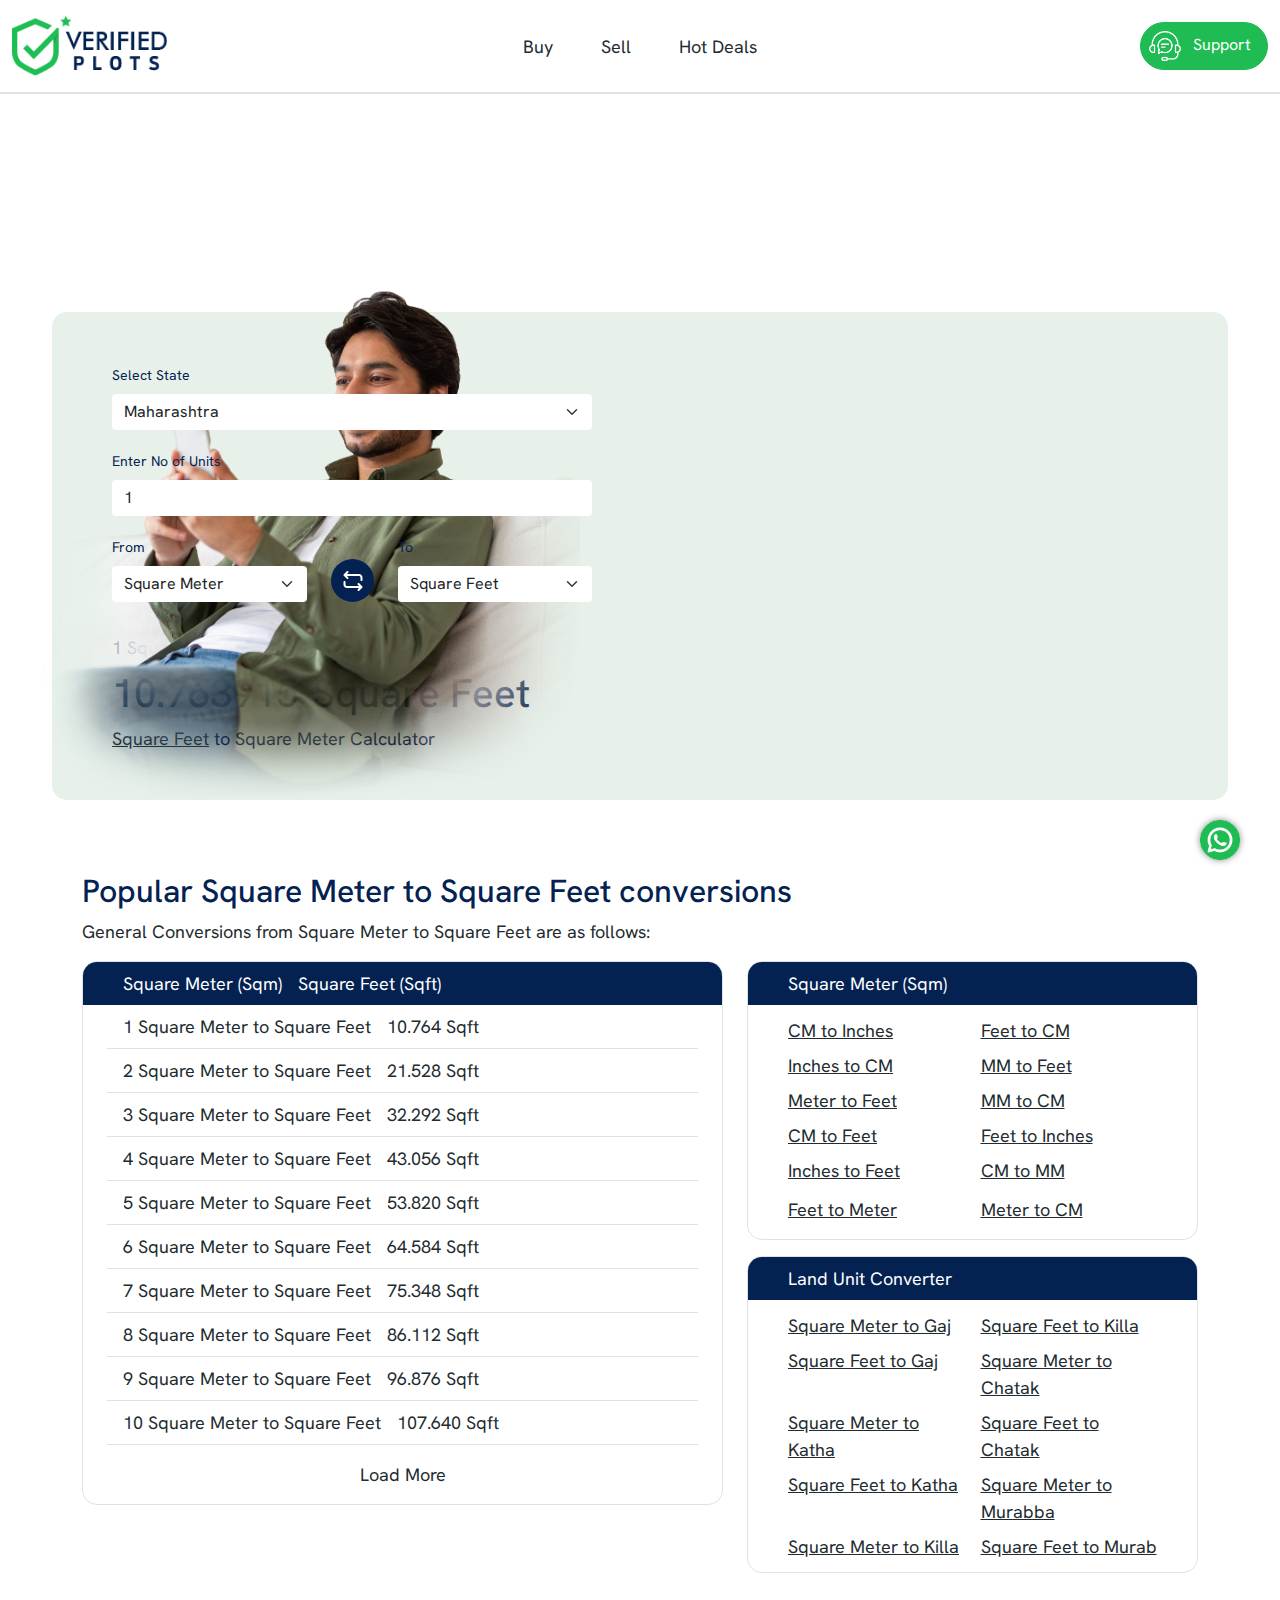
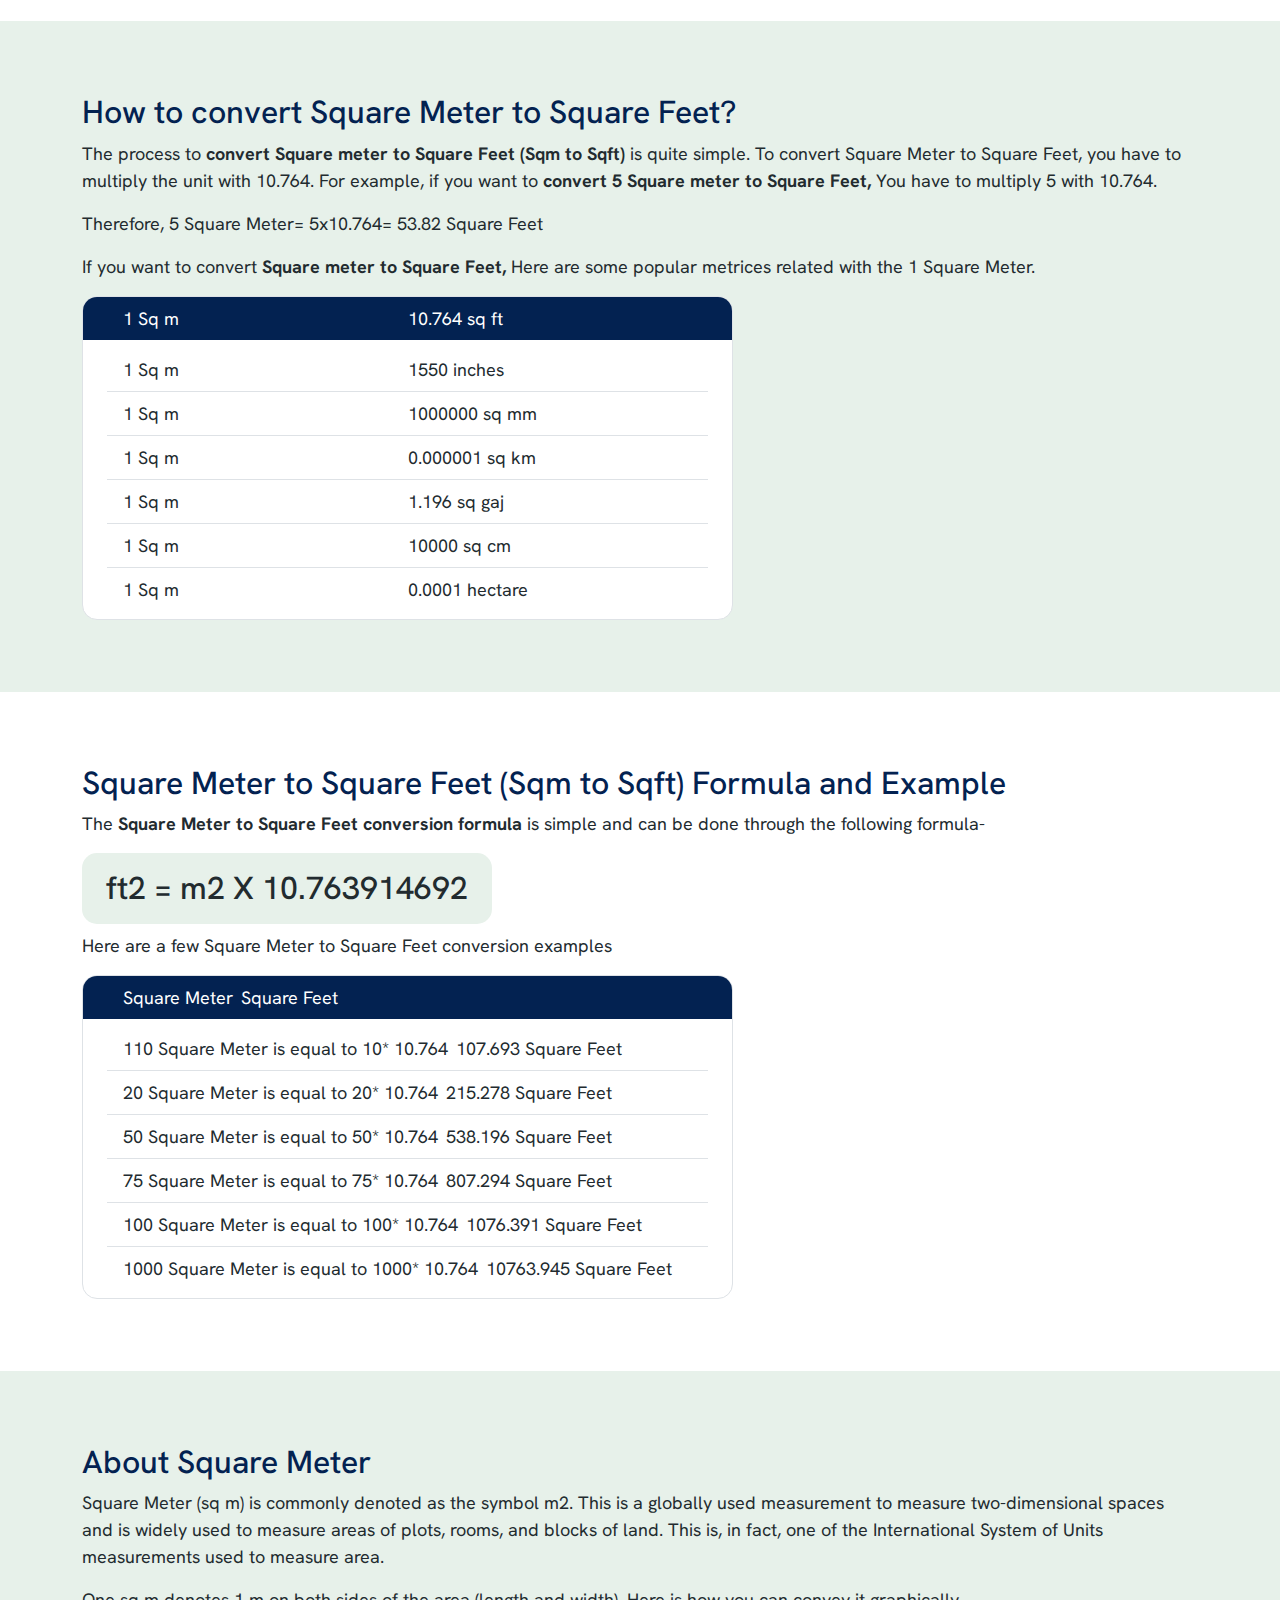
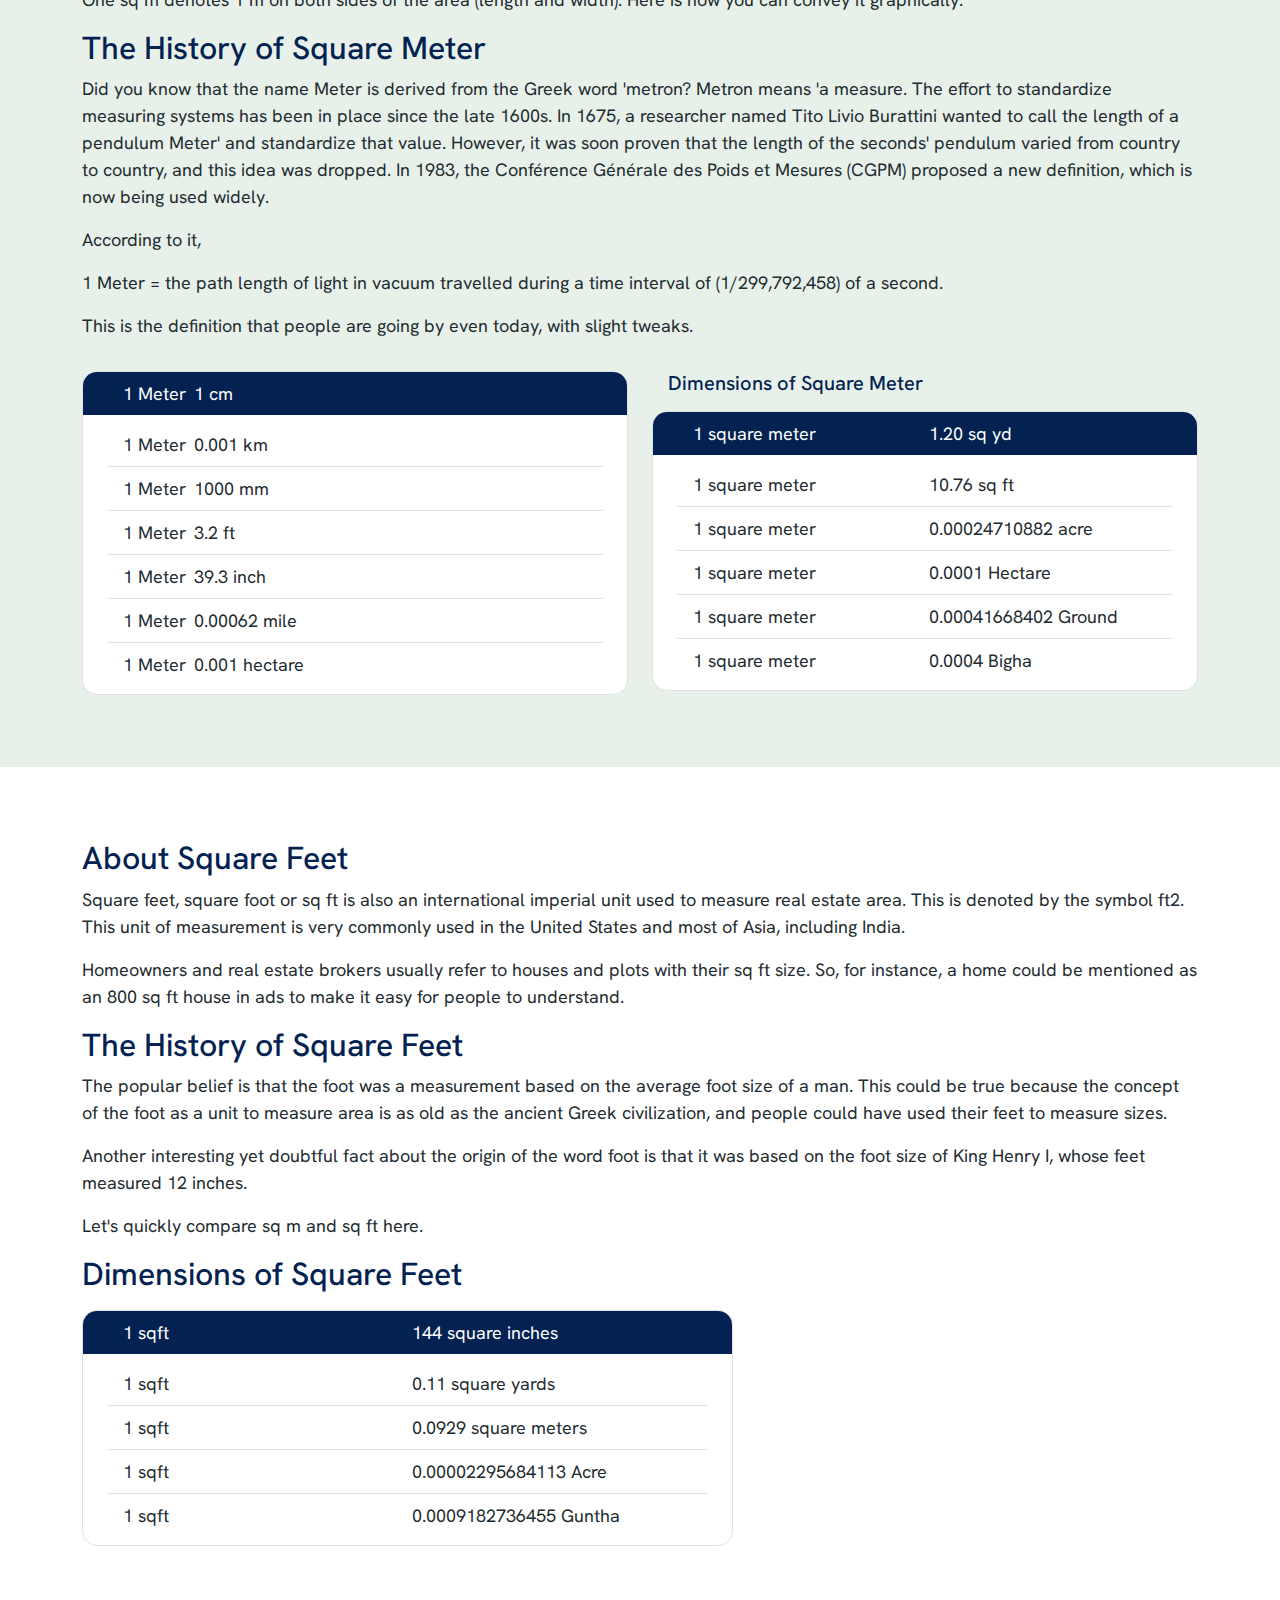
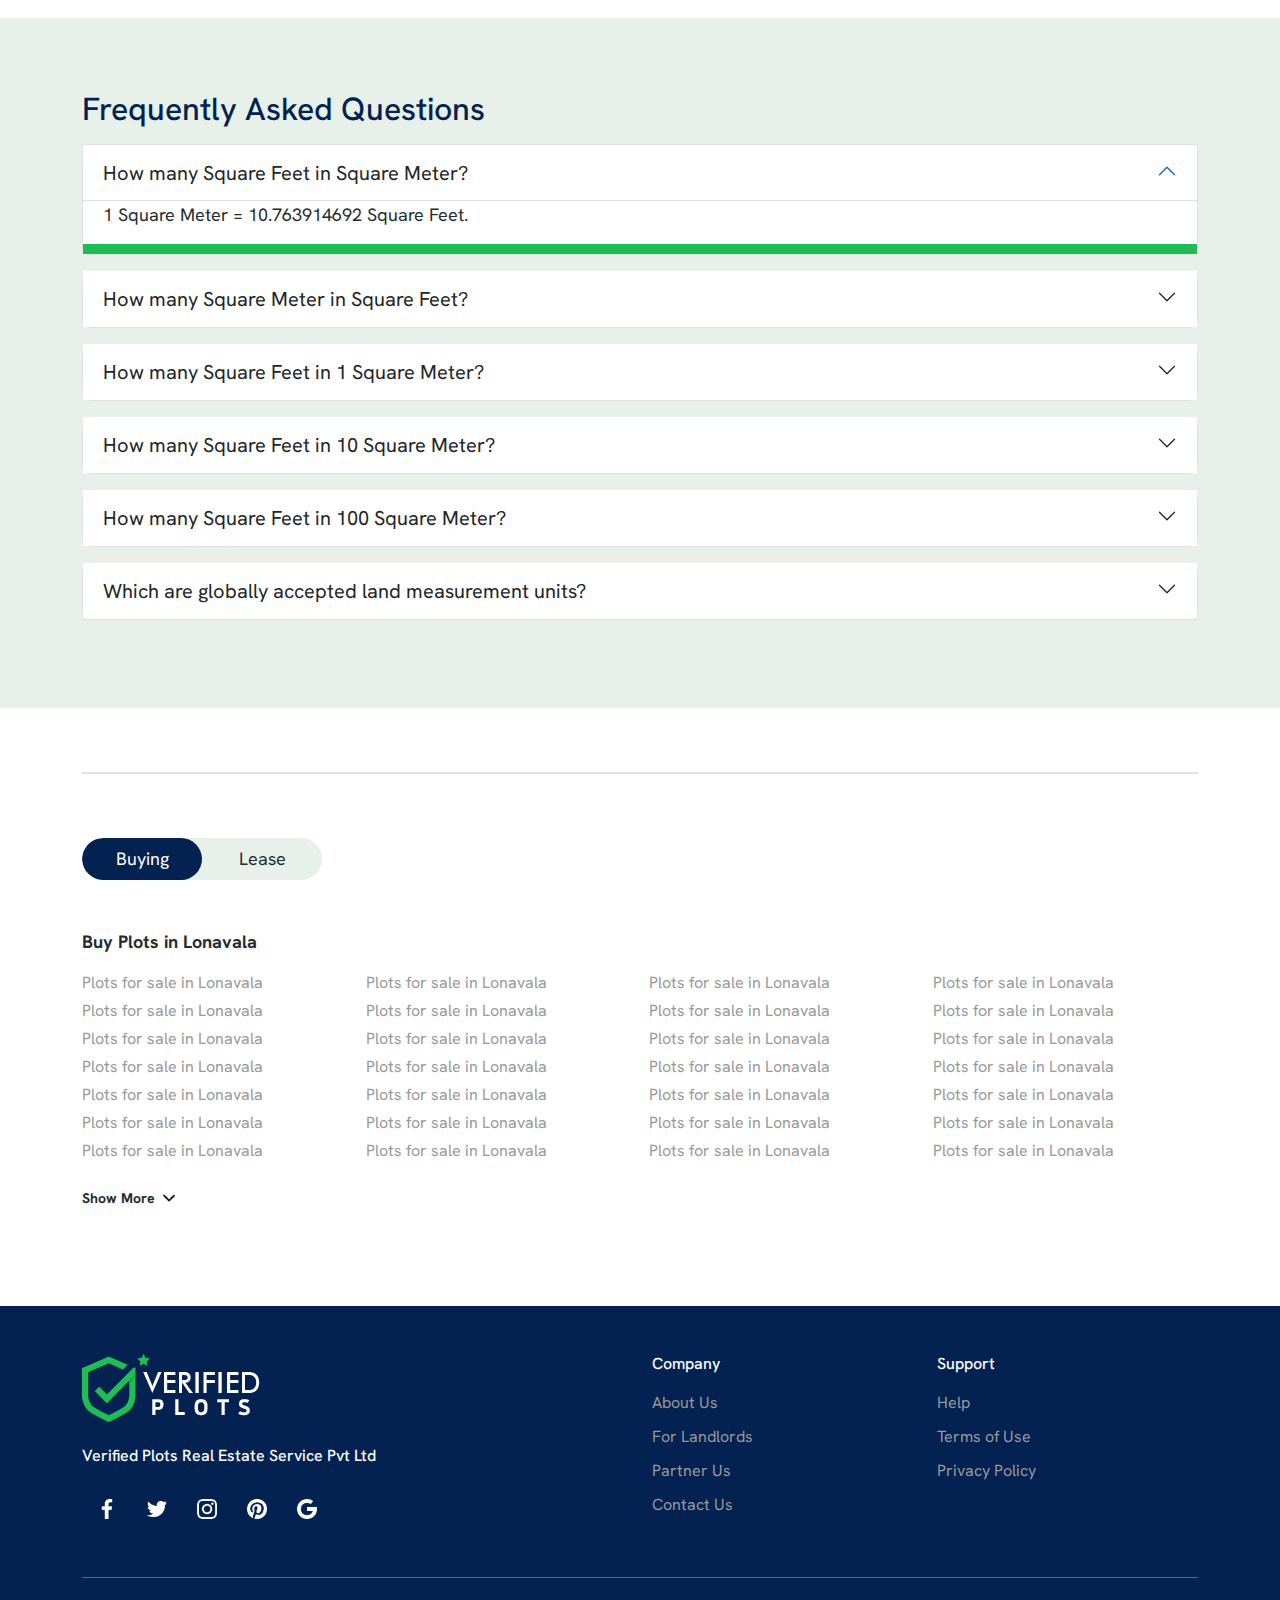
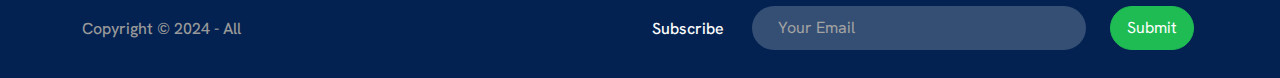
<file: square-meter.html>
<!DOCTYPE html>
<html lang="en">
<head>
  <meta charset="UTF-8">
  <meta name="viewport" content="width=device-width, initial-scale=1.0">
  <title>Verified Plots | Loan Calculator</title>
  <link rel="icon" type="image/x-icon" href="./img/verified-plots-icon.ico">
  <link rel="preconnect" href="https://fonts.googleapis.com">
  <link rel="preconnect" href="https://fonts.gstatic.com" crossorigin>
  <link href="https://fonts.googleapis.com/css2?family=Hanken+Grotesk:ital,wght@0,100..900;1,100..900&display=swap" rel="stylesheet">
  <link rel="stylesheet" href="css/bootstrap.min.css">
  <link rel="stylesheet" href="css/slick.css">
  <link rel="stylesheet" href="css/slick-theme.css">
  <link rel="stylesheet" href="css/main.css">
  <link rel="stylesheet" href="css/country-dropdown.css">
  <link rel="stylesheet" href="css/loancalculator.css">
  <script src="js/country-dropdown.js"></script>
</head>
<body>

<header class="fixed-top border-bottom border-2" id="inner-header">
  <div class="container-xxl py-3">
    <div class="row">
      <div class="col-6 col-lg-2 d-flex justify-content-start align-items-center">
        <a href="#">
          <img class="header-logo" src="img/verified-plots-logo.png" alt="verified-plots-logo">
        </a>
      </div>

      <div class="col-12 col-lg-8 top-menu d-none flex-column justify-content-start justify-content-lg-center align-items-start align-items-lg-center p-4 p-lg-0">
        <div class="w-100 d-lg-none d-flex justify-content-between align-items-center mb-4">
          <a href="#">
            <img class="header-logo top-menu-logo" src="img/verified-plots-logo.png" alt="verified-plots-logo">
          </a>
          <img src="img/close.png" class="close-menu">
        </div>
        <div class="top-menu-inner d-flex flex-column flex-lg-row justify-content-center align-items-center">
          <a class="header-link px-2 mx-3 text-decoration-none" href="#">Buy</a>
          <a class="header-link px-2 mx-3 text-decoration-none" href="#">Sell</a>
          <a class="header-link px-2 mx-3 text-decoration-none" href="#">Hot Deals</a>
        </div>
      </div>

      <div class="col-12 col-lg-8 d-none d-lg-flex">
        <div class="w-100 bg-white d-flex justify-content-center align-items-center py-2 px-3">
            <div class="top-menu-inner d-flex flex-column flex-lg-row justify-content-center align-items-center">
                <a class="header-link px-2 mx-3 text-decoration-none" href="#">Buy</a>
                <a class="header-link px-2 mx-3 text-decoration-none" href="#">Sell</a>
                <a class="header-link px-2 mx-3 text-decoration-none" href="#">Hot Deals</a>
              </div>
        </div>
      </div>

      <div class="col-6 col-lg-2 d-flex justify-content-end align-items-center">
        <div class="mob-round-btn btn btn-primary btn-round py-2 px-2 me-3 d-lg-none" data-bs-toggle="modal" data-bs-target="#searchModal">
          <span><img class="mob-search-white-icon" src="img/search-icon-white.png"></span>
        </div>

        <a class="mob-round-btn btn btn-primary btn-round py-2 px-2" href="#">
          <span><img class="btn-icon" src="img/call-center.png"></span>
          <span class="d-none d-lg-inline px-2">Support</span>
        </a>

        <span>
          <img src="img/menu.png" class="menu-icon d-flex d-lg-none ms-4">
        </span>
      </div>
    </div>
  </div>
</header>

<section class="header-top-space px-3 px-xxl-0">
    <div class="container-xxl position-relative pt-4 pt-lg-5">
        <div class="row sq-meter-banner br-15">
            <div class="col-12 d-flex flex-column p-4 px-lg-5 pt-lg-5 py-xxl-5">
              <h2 class="h1 animate-style-1 Font-Medium text-white text-left mb-0">Square Meter to <br> Square Feet Converter</h2>
            </div>
        </div>
        <div class="row px-xxl-4">
          <div class="col-12 px-4 px-lg-5">
            <div class="row bg-light-blue br-15 px-3 py-4 p-lg-5">
              <div class="col-12 col-lg-6 d-flex flex-column pe-lg-5 position-relative z-index-2">
                 <!-- Select State -->
                  <div class="mb-3">
                    <label for="states" class="form-label fs-14 Font-Book color-blue">Select State</label>
                    <select id="states" class="form-select border-0 box-shadow-1">
                      <!-- States -->
                      <option id="andhra-pradesh">Andhra Pradesh</option>
                      <option id="arunachal-pradesh">Arunachal Pradesh</option>
                      <option id="assam">Assam</option>
                      <option id="bihar">Bihar</option>
                      <option id="chhattisgarh">Chhattisgarh</option>
                      <option id="goa">Goa</option>
                      <option id="gujarat">Gujarat</option>
                      <option id="haryana">Haryana</option>
                      <option id="himachal-pradesh">Himachal Pradesh</option>
                      <option id="jharkhand">Jharkhand</option>
                      <option id="karnataka">Karnataka</option>
                      <option id="kerala">Kerala</option>
                      <option id="madhya-pradesh">Madhya Pradesh</option>
                      <option id="maharashtra" selected>Maharashtra</option>
                      <option id="manipur">Manipur</option>
                      <option id="meghalaya">Meghalaya</option>
                      <option id="mizoram">Mizoram</option>
                      <option id="nagaland">Nagaland</option>
                      <option id="odisha">Odisha</option>
                      <option id="punjab">Punjab</option>
                      <option id="rajasthan">Rajasthan</option>
                      <option id="sikkim">Sikkim</option>
                      <option id="tamil-nadu">Tamil Nadu</option>
                      <option id="telangana">Telangana</option>
                      <option id="tripura">Tripura</option>
                      <option id="uttar-pradesh">Uttar Pradesh</option>
                      <option id="uttarakhand">Uttarakhand</option>
                      <option id="west-bengal">West Bengal</option>

                      <!-- Union Territories -->
                      <option id="andaman-and-nicobar-islands">Andaman and Nicobar Islands</option>
                      <option id="chandigarh">Chandigarh</option>
                      <option id="dadra-and-nagar-haveli-and-daman-and-diu">Dadra and Nagar Haveli and Daman and Diu</option>
                      <option id="delhi">Delhi</option>
                      <option id="lakshadweep">Lakshadweep</option>
                      <option id="puducherry">Puducherry</option>
                      <option id="ladakh">Ladakh</option>
                      <option id="jammu-and-kashmir">Jammu and Kashmir</option>
                    </select>
                  </div>

                  <!-- Enter No of Units -->
                  <div class="mb-3">
                    <label for="units" class="form-label fs-14 Font-Book color-blue">Enter No of Units</label>
                    <input type="number" class="form-control border-0 box-shadow-1" id="units" value="1" placeholder="Enter units">
                  </div>

                  <!-- From & To with Switch Icon -->
                  <div class="mb-3">
                    <div class="d-flex align-items-end gap-2">
                      <!-- From Dropdown -->
                      <div class="flex-1">
                        <label class="form-label fs-14 Font-Book color-blue">From</label>
                        <select id="square-meter-list" class="form-select border-0 box-shadow-1">
                          <option value="Guntha">Guntha</option>
                          <option value="Square Inch">Square Inch</option>
                          <option value="Hectare">Hectare</option>
                          <option value="Ground">Ground</option>
                          <option value="Square Mile">Square Mile</option>
                          <option value="Bigha">Bigha</option>
                          <option value="Square Karam">Square Karam</option>
                          <option value="Square Kilometer">Square Kilometer</option>
                          <option value="Murabba">Murabba</option>
                          <option value="Decimal">Decimal</option>
                          <option value="Lessa">Lessa</option>
                          <option value="Cent">Cent</option>
                          <option value="Biswa Kacha">Biswa Kacha</option>
                          <option value="Marla">Marla</option>
                          <option value="Chatak">Chatak</option>
                          <option value="Dhur">Dhur</option>
                          <option value="Biswa">Biswa</option>
                          <option value="Acre">Acre</option>
                          <option value="Square Meter" selected>Square Meter</option>
                          <option value="Square Yard">Square Yard</option>
                          <option value="Kanal">Kanal</option>
                          <option value="Gaj">Gaj</option>
                          <option value="Killa">Killa</option>
                          <option value="Pura">Pura</option>
                          <option value="Katha">Katha</option>
                          <option value="Square Feet">Square Feet</option>
                          <option value="Square Centimeter">Square Centimeter</option>
                        </select>
                      </div>

                      <!-- Switch Icon -->
                      <div class="unit-switch-icon mx-3">
                        <img src="img/unit-switch.svg" id="unit-switch">
                      </div>

                      <!-- To Dropdown -->
                      <div class="flex-1">
                        <label class="form-label fs-14 Font-Book color-blue">To</label>
                        <select id="square-feet-list" class="form-select border-0 box-shadow-1">
                          <option value="Guntha">Guntha</option>
                          <option value="Square Inch">Square Inch</option>
                          <option value="Hectare">Hectare</option>
                          <option value="Ground">Ground</option>
                          <option value="Square Mile">Square Mile</option>
                          <option value="Bigha">Bigha</option>
                          <option value="Square Karam">Square Karam</option>
                          <option value="Square Kilometer">Square Kilometer</option>
                          <option value="Murabba">Murabba</option>
                          <option value="Decimal">Decimal</option>
                          <option value="Lessa">Lessa</option>
                          <option value="Cent">Cent</option>
                          <option value="Biswa Kacha">Biswa Kacha</option>
                          <option value="Marla">Marla</option>
                          <option value="Chatak">Chatak</option>
                          <option value="Dhur">Dhur</option>
                          <option value="Biswa">Biswa</option>
                          <option value="Acre">Acre</option>
                          <option value="Square Meter">Square Meter</option>
                          <option value="Square Yard">Square Yard</option>
                          <option value="Kanal">Kanal</option>
                          <option value="Gaj">Gaj</option>
                          <option value="Killa">Killa</option>
                          <option value="Pura">Pura</option>
                          <option value="Katha">Katha</option>
                          <option value="Square Feet" selected>Square Feet</option>
                          <option value="Square Centimeter">Square Centimeter</option>
                        </select>
                      </div>
                    </div>
                  </div>
              </div>

              <div class="col-12 mt-3">
                <p class="color-blue Font-Medium mb-2" id="unit-count-name">1 Square Meter = </p>
                <h2 class="h1 color-blue Font-Medium mb-2">
                  <span id="unit-covert-value">10.763915</span>
                  <span class="ps-1" id="unit-name">Square Feet</span>
                </h2>
                <p class="color-blue Font-Medium mb-0"><a href="#">Square Feet</a> to Square Meter Calculator</p>
              </div>

            </div>
          </div>
        </div>
        <div class="row mx-0 w-50 d-none d-lg-flex pe-lg-4 sq-meter-right-banner position-absolute bottom-0 right-0 z-index-0">
          <div class="col-12 pe-4 pe-lg-5">
            <img src="img/men-with-mobile-20.png" class="w-100 h-auto">
          </div>
        </div>
    </div>
</section>


<section class="mt-5">
  <div class="container pt-lg-4">
    <div class="row">
      <div class="col-12">
        <h2 class="h2 animate-style-1 Font-Medium color-blue text-left">Popular Square Meter to Square Feet conversions</h2>
        <p class="Font-Book">General Conversions from Square Meter to Square Feet are as follows:</p>
      </div>
      <div class="col-12 col-lg-7 mb-3 mb-lg-0">

            <div class="d-flex flex-column border br-15">
              <!-- Header -->
              <div class="w-100 bg-dark-blue text-white">
                <div class="d-flex py-2 px-3 mx-2 mx-lg-4">
                  <div class="flex-2 Font-Book">Square Meter <br class="d-sm-none">(Sqm)</div>
                  <div class="flex-1 Font-Book ps-3">Square Feet <br class="d-sm-none">(Sqft)</div>
                </div>
              </div>

              <!-- Rows -->
              <div class="d-flex border-bottom py-2 px-3 mx-2 mx-lg-4">
                <div class="flex-2">1 Square Meter to Square Feet</div>
                <div class="flex-1 ps-3">10.764 Sqft</div>
              </div>
              <div class="d-flex border-bottom py-2 px-3 mx-2 mx-lg-4">
                <div class="flex-2">2 Square Meter to Square Feet</div>
                <div class="flex-1 ps-3">21.528 Sqft</div>
              </div>
              <div class="d-flex border-bottom py-2 px-3 mx-2 mx-lg-4">
                <div class="flex-2">3 Square Meter to Square Feet</div>
                <div class="flex-1 ps-3">32.292 Sqft</div>
              </div>
              <div class="d-flex border-bottom py-2 px-3 mx-2 mx-lg-4">
                <div class="flex-2">4 Square Meter to Square Feet</div>
                <div class="flex-1 ps-3">43.056 Sqft</div>
              </div>
              <div class="d-flex border-bottom py-2 px-3 mx-2 mx-lg-4">
                <div class="flex-2">5 Square Meter to Square Feet</div>
                <div class="flex-1 ps-3">53.820 Sqft</div>
              </div>
              <div class="d-flex border-bottom py-2 px-3 mx-2 mx-lg-4">
                <div class="flex-2">6 Square Meter to Square Feet</div>
                <div class="flex-1 ps-3">64.584 Sqft</div>
              </div>
              <div class="d-flex border-bottom py-2 px-3 mx-2 mx-lg-4">
                <div class="flex-2">7 Square Meter to Square Feet</div>
                <div class="flex-1 ps-3">75.348 Sqft</div>
              </div>
              <div class="d-flex border-bottom py-2 px-3 mx-2 mx-lg-4">
                <div class="flex-2">8 Square Meter to Square Feet</div>
                <div class="flex-1 ps-3">86.112 Sqft</div>
              </div>
              <div class="d-flex border-bottom py-2 px-3 mx-2 mx-lg-4">
                <div class="flex-2">9 Square Meter to Square Feet</div>
                <div class="flex-1 ps-3">96.876 Sqft</div>
              </div>
              <div class="d-flex border-bottom py-2 px-3 mx-2 mx-lg-4">
                <div class="flex-2">10 Square Meter to Square Feet</div>
                <div class="flex-1 ps-3">107.640 Sqft</div>
              </div>
              <div class="w-100 py-3 text-center" id="Sqm-Sqft-load-more">
                <span class="cursor-pointer">Load More</span>
              </div>
              <div class="w-100 d-flex flex-column Sqm-Sqft-load-more d-none">
                <div class="d-flex border-bottom py-2 px-3 mx-2 mx-lg-4">
                  <div class="flex-2">11 Square Meter to Square Feet</div>
                  <div class="flex-1 ps-3">118.404 Sqft</div>
                </div>
                <div class="d-flex border-bottom py-2 px-3 mx-2 mx-lg-4">
                  <div class="flex-2">12 Square Meter to Square Feet</div>
                  <div class="flex-1 ps-3">129.168 Sqft</div>
                </div>
                <div class="d-flex border-bottom py-2 px-3 mx-2 mx-lg-4">
                  <div class="flex-2">13 Square Meter to Square Feet</div>
                  <div class="flex-1 ps-3">139.932 Sqft</div>
                </div>
                <div class="d-flex border-bottom py-2 px-3 mx-2 mx-lg-4">
                  <div class="flex-2">14 Square Meter to Square Feet</div>
                  <div class="flex-1 ps-3">150.696 Sqft</div>
                </div>
                <div class="d-flex border-bottom py-2 px-3 mx-2 mx-lg-4">
                  <div class="flex-2">15 Square Meter to Square Feet</div>
                  <div class="flex-1 ps-3">161.460 Sqft</div>
                </div>
                <div class="d-flex border-bottom py-2 px-3 mx-2 mx-lg-4">
                  <div class="flex-2">16 Square Meter to Square Feet</div>
                  <div class="flex-1 ps-3">172.224 Sqft</div>
                </div>
                <div class="d-flex border-bottom py-2 px-3 mx-2 mx-lg-4">
                  <div class="flex-2">17 Square Meter to Square Feet</div>
                  <div class="flex-1 ps-3">182.988 Sqft</div>
                </div>
                <div class="d-flex border-bottom py-2 px-3 mx-2 mx-lg-4">
                  <div class="flex-2">18 Square Meter to Square Feet</div>
                  <div class="flex-1 ps-3">193.752 Sqft</div>
                </div>
                <div class="d-flex border-bottom py-2 px-3 mx-2 mx-lg-4">
                  <div class="flex-2">19 Square Meter to Square Feet</div>
                  <div class="flex-1 ps-3">204.516 Sqft</div>
                </div>
                <div class="d-flex py-2 px-3 mx-2 mx-lg-4">
                  <div class="flex-2">20 Square Meter to Square Feet</div>
                  <div class="flex-1 ps-3">215.280 Sqft</div>
                </div>
              </div>
            </div>

      </div>
      <div class="col-12 col-lg-5">
        <div class="d-flex flex-column pb-2 border br-15">
          <!-- Header -->
          <div class="w-100 bg-dark-blue text-white mb-2">
            <div class="d-flex py-2 px-3 mx-2 mx-lg-4">
              <div class="flex-2 Font-Book">Square Meter (Sqm)</div>
            </div>
          </div>

          <!-- Rows -->
          <div class="d-flex py-1 px-3 mx-2 mx-lg-4">
            <a href="#" class="flex-1">CM to Inches</a>
            <a href="#" class="flex-1 ps-3">Feet to CM</a>
          </div>
          <div class="d-flex py-1 px-3 mx-2 mx-lg-4">
            <a href="#" class="flex-1">Inches to CM</a>
            <a href="#" class="flex-1 ps-3">MM to Feet</a>
          </div>
          <div class="d-flex py-1 px-3 mx-2 mx-lg-4">
            <a href="#" class="flex-1">Meter to Feet</a>
            <a href="#" class="flex-1 ps-3">MM to CM</a>
          </div>
          <div class="d-flex py-1 px-3 mx-2 mx-lg-4">
            <a href="#" class="flex-1">CM to Feet</a>
            <a href="#" class="flex-1 ps-3">Feet to Inches</a>
          </div>
          <div class="d-flex py-1 px-3 mx-2 mx-lg-4">
            <a href="#" class="flex-1">Inches to Feet</a>
            <a href="#" class="flex-1 ps-3">CM to MM</a>
          </div>
          <div class="d-flex py-2 px-3 mx-2 mx-lg-4">
            <a href="#" class="flex-1">Feet to Meter</a>
            <a href="#" class="flex-1 ps-3">Meter to CM</a>
          </div>
        </div>

        <div class="d-flex flex-column pb-2 border br-15 mt-3">
          <!-- Header -->
          <div class="w-100 bg-dark-blue text-white mb-2">
            <div class="d-flex py-2 px-3 mx-2 mx-lg-4">
              <div class="flex-1 Font-Book">Land Unit Converter</div>
            </div>
          </div>

          <!-- Rows -->
          <div class="d-flex py-1 px-3 mx-2 mx-lg-4">
            <a href="#" class="flex-1">Square Meter to Gaj</a>
            <a href="#" class="flex-1 ps-3">Square Feet to Killa</a>
          </div>
          <div class="d-flex py-1 px-3 mx-2 mx-lg-4">
            <a href="#" class="flex-1">Square Feet to Gaj</a>
            <a href="#" class="flex-1 ps-3">Square Meter to Chatak</a>
          </div>
          <div class="d-flex py-1 px-3 mx-2 mx-lg-4">
            <a href="#" class="flex-1">Square Meter to Katha</a>
            <a href="#" class="flex-1 ps-3">Square Feet to Chatak</a>
          </div>
          <div class="d-flex py-1 px-3 mx-2 mx-lg-4">
            <a href="#" class="flex-1">Square Feet to Katha</a>
            <a href="#" class="flex-1 ps-3">Square Meter to Murabba</a>
          </div>
          <div class="d-flex py-1 px-3 mx-2 mx-lg-4">
            <a href="#" class="flex-1">Square Meter to Killa</a>
            <a href="#" class="flex-1 ps-3">Square Feet to Murab</a>
          </div>
        </div>

      </div>
    </div>
  </div>
</section>


<section class="mt-5 py-4 py-md-5 bg-light-blue">
  <div class="container py-lg-4">
    <div class="col-12">
      <h2 class="h2 animate-style-1 Font-Medium color-blue text-left">How to convert Square Meter to Square Feet?</h2>
      <p>The process to <strong class="Font-Book">convert Square meter to Square Feet (Sqm to Sqft)</strong> is quite simple. To convert Square Meter to Square Feet, you have to multiply the unit with 10.764. For example, if you want to <strong class="Font-Book">convert 5 Square meter to Square Feet,</strong> You have to multiply 5 with 10.764.</p>
      <p>Therefore, 5 Square Meter= 5x10.764= 53.82 Square Feet</p>
      <p>If you want to convert <strong class="Font-Book">Square meter to Square Feet,</strong> Here are some popular metrices related with the 1 Square Meter.</p>
    </div>
    <div class="col-12 col-lg-7">
      <div class="d-flex flex-column pb-2 border bg-white br-15 mt-3">
          <!-- Header -->
          <div class="w-100 bg-dark-blue text-white mb-2">
            <div class="d-flex py-2 px-3 mx-2 mx-lg-4">
              <div class="flex-1 Font-Book">1 Sq m</div>
              <div class="flex-1 Font-Book">10.764 sq ft</div>
            </div>
          </div>

          <!-- Rows -->
          <div class="d-flex border-bottom py-2 px-3 mx-2 mx-lg-4">
            <div class="flex-1">1 Sq m</div>
            <div class="flex-1">1550 inches</div>
          </div>
          <div class="d-flex border-bottom py-2 px-3 mx-2 mx-lg-4">
            <div class="flex-1">1 Sq m</div>
            <div class="flex-1">1000000 sq mm</div>
          </div>
          <div class="d-flex border-bottom py-2 px-3 mx-2 mx-lg-4">
            <div class="flex-1">1 Sq m</div>
            <div class="flex-1">0.000001 sq km</div>
          </div>
          <div class="d-flex border-bottom py-2 px-3 mx-2 mx-lg-4">
            <div class="flex-1">1 Sq m</div>
            <div class="flex-1">1.196 sq gaj</div>
          </div>
          <div class="d-flex border-bottom py-2 px-3 mx-2 mx-lg-4">
            <div class="flex-1">1 Sq m</div>
            <div class="flex-1">10000 sq cm</div>
          </div>
          <div class="d-flex py-2 px-3 mx-2 mx-lg-4">
            <div class="flex-1">1 Sq m</div>
            <div class="flex-1">0.0001 hectare</div>
          </div>
        </div>
    </div>
  </div>
</section>


<section class="py-4 py-md-5 bg-white">
  <div class="container py-lg-4">
    <div class="col-12">
      <h2 class="h2 animate-style-1 Font-Medium color-blue text-left">Square Meter to Square Feet (Sqm to Sqft) Formula and Example</h2>
      <p>The <strong class="Font-Book">Square Meter to Square Feet conversion formula</strong> is simple and can be done through the following formula-</p>
      <div class="h2 Font-Medium br-15 bg-light-blue d-inline-flex px-4 py-3">ft2 = m2 X 10.763914692</div>
      <p>Here are a few Square Meter to Square Feet conversion examples</p>
    </div>
    <div class="col-12 col-lg-7">
      <div class="d-flex flex-column pb-2 border bg-white br-15 mt-3">
          <!-- Header -->
          <div class="w-100 bg-dark-blue text-white mb-2">
            <div class="d-flex py-2 px-3 mx-2 mx-lg-4">
              <div class="flex-2 Font-Book">Square Meter</div>
              <div class="flex-1 ps-2 Font-Book">Square Feet</div>
            </div>
          </div>

          <!-- Rows -->
          <div class="d-flex border-bottom py-2 px-3 mx-2 mx-lg-4">
            <div class="flex-2">110 Square Meter is equal to 10* 10.764</div>
            <div class="flex-1 ps-2">107.693 Square Feet</div>
          </div>
          <div class="d-flex border-bottom py-2 px-3 mx-2 mx-lg-4">
            <div class="flex-2">20 Square Meter is equal to 20* 10.764</div>
            <div class="flex-1 ps-2">215.278 Square Feet</div>
          </div>
          <div class="d-flex border-bottom py-2 px-3 mx-2 mx-lg-4">
            <div class="flex-2">50 Square Meter is equal to 50* 10.764</div>
            <div class="flex-1 ps-2">538.196 Square Feet</div>
          </div>
          <div class="d-flex border-bottom py-2 px-3 mx-2 mx-lg-4">
            <div class="flex-2">75 Square Meter is equal to 75* 10.764</div>
            <div class="flex-1 ps-2">807.294 Square Feet</div>
          </div>
          <div class="d-flex border-bottom py-2 px-3 mx-2 mx-lg-4">
            <div class="flex-2">100 Square Meter is equal to 100* 10.764</div>
            <div class="flex-1 ps-2">1076.391 Square Feet</div>
          </div>
          <div class="d-flex py-2 px-3 mx-2 mx-lg-4">
            <div class="flex-2">1000 Square Meter is equal to 1000* 10.764</div>
            <div class="flex-1 ps-2">10763.945 Square Feet</div>
          </div>
        </div>
    </div>
  </div>
</section>


<section class="py-4 py-md-5 bg-light-blue">
  <div class="container py-lg-4">
    <div class="row">
      <div class="col-12">
        <h2 class="h2 animate-style-1 Font-Medium color-blue text-left">About Square Meter</h2>
        <p>Square Meter (sq m) is commonly denoted as the symbol m2. This is a globally used measurement to measure two-dimensional spaces and is widely used to measure areas of plots, rooms, and blocks of land. This is, in fact, one of the International System of Units measurements used to measure area.</p>
        <p>One sq m denotes 1 m on both sides of the area (length and width). Here is how you can convey it graphically.</p>

        <h2 class="h2 animate-style-1 Font-Medium color-blue text-left">The History of Square Meter</h2>
        <p>Did you know that the name Meter is derived from the Greek word 'metron? Metron means 'a measure. The effort to standardize measuring systems has been in place since the late 1600s. In 1675, a researcher named Tito Livio Burattini wanted to call the length of a pendulum Meter' and standardize that value. However, it was soon proven that the length of the seconds' pendulum varied from country to country, and this idea was dropped. In 1983, the Conférence Générale des Poids et Mesures (CGPM) proposed a new definition, which is now being used widely.</p>
        <p>According to it,</p>
        <p class="Font-Book">1 Meter = the path length of light in vacuum travelled during a time interval of (1/299,792,458) of a second.</p>
        <p>This is the definition that people are going by even today, with slight tweaks.</p>
      </div>
      <div class="col-12 col-lg-6">

        <div class="d-flex flex-column pb-2 border bg-white br-15 mt-3 mb-3 mb-lg-0">
          <!-- Header -->
          <div class="w-100 bg-dark-blue text-white mb-2">
            <div class="d-flex py-2 px-3 mx-2 mx-lg-4">
              <div class="flex-2 Font-Book">1 Meter</div>
              <div class="flex-1 ps-2 Font-Book">1 cm</div>
            </div>
          </div>

          <!-- Rows -->
          <div class="d-flex border-bottom py-2 px-3 mx-2 mx-lg-4">
            <div class="flex-2">1 Meter</div>
            <div class="flex-1 ps-2">0.001 km</div>
          </div>
          <div class="d-flex border-bottom py-2 px-3 mx-2 mx-lg-4">
            <div class="flex-2">1 Meter</div>
            <div class="flex-1 ps-2">1000 mm</div>
          </div>
          <div class="d-flex border-bottom py-2 px-3 mx-2 mx-lg-4">
            <div class="flex-2">1 Meter</div>
            <div class="flex-1 ps-2">3.2 ft</div>
          </div>
          <div class="d-flex border-bottom py-2 px-3 mx-2 mx-lg-4">
            <div class="flex-2">1 Meter</div>
            <div class="flex-1 ps-2">39.3 inch</div>
          </div>
          <div class="d-flex border-bottom py-2 px-3 mx-2 mx-lg-4">
            <div class="flex-2">1 Meter</div>
            <div class="flex-1 ps-2">0.00062 mile</div>
          </div>
          <div class="d-flex py-2 px-3 mx-2 mx-lg-4">
            <div class="flex-2">1 Meter</div>
            <div class="flex-1 ps-2">0.001 hectare</div>
          </div>
        </div>

      </div>
      <div class="col-12 col-lg-6">
        <h5 class="Font-Medium color-blue mt-3 px-3">Dimensions of Square Meter</h5>
        <div class="d-flex flex-column pb-2 border bg-white br-15 mt-3">
          <!-- Header -->
          <div class="w-100 bg-dark-blue text-white mb-2">
            <div class="d-flex py-2 px-3 mx-2 mx-lg-4">
              <div class="flex-1 Font-Book">1 square meter</div>
              <div class="flex-1 ps-2 Font-Book">1.20 sq yd</div>
            </div>
          </div>

          <!-- Rows -->
          <div class="d-flex border-bottom py-2 px-3 mx-2 mx-lg-4">
            <div class="flex-1">1 square meter</div>
            <div class="flex-1 ps-2">10.76 sq ft</div>
          </div>
          <div class="d-flex border-bottom py-2 px-3 mx-2 mx-lg-4">
            <div class="flex-1">1 square meter</div>
            <div class="flex-1 ps-2">0.00024710882 acre</div>
          </div>
          <div class="d-flex border-bottom py-2 px-3 mx-2 mx-lg-4">
            <div class="flex-1">1 square meter</div>
            <div class="flex-1 ps-2">0.0001 Hectare</div>
          </div>
          <div class="d-flex border-bottom py-2 px-3 mx-2 mx-lg-4">
            <div class="flex-1">1 square meter</div>
            <div class="flex-1 ps-2">0.00041668402 Ground</div>
          </div>
          <div class="d-flex py-2 px-3 mx-2 mx-lg-4">
            <div class="flex-1">1 square meter</div>
            <div class="flex-1 ps-2">0.0004 Bigha</div>
          </div>
        </div>

      </div>
    </div>
  </div>
</section>


<section class="py-4 py-md-5 bg-white">
  <div class="container py-lg-4">
    <div class="col-12">
      <h2 class="h2 animate-style-1 Font-Medium color-blue text-left">About Square Feet</h2>
      <p>Square feet, square foot or sq ft is also an international imperial unit used to measure real estate area. This is denoted by the symbol ft2. This unit of measurement is very commonly used in the United States and most of Asia, including India.  </p>
      <p>Homeowners and real estate brokers usually refer to houses and plots with their sq ft size. So, for instance, a home could be mentioned as an 800 sq ft house in ads to make it easy for people to understand. </p>

      <h2 class="h2 animate-style-1 Font-Medium color-blue text-left">The History of Square Feet</h2>
      <p>The popular belief is that the foot was a measurement based on the average foot size of a man. This could be true because the concept of the foot as a unit to measure area is as old as the ancient Greek civilization, and people could have used their feet to measure sizes. </p>
      <p>Another interesting yet doubtful fact about the origin of the word foot is that it was based on the foot size of King Henry I, whose feet measured 12 inches.</p>
      <p>Let's quickly compare sq m and sq ft here.</p>
    </div>
    <div class="col-12 col-lg-7">
      <h2 class="h2 animate-style-1 Font-Medium color-blue text-left">Dimensions of Square Feet</h2>
      <div class="d-flex flex-column pb-2 border bg-white br-15 mt-3">
          <!-- Header -->
          <div class="w-100 bg-dark-blue text-white mb-2">
            <div class="d-flex py-2 px-3 mx-2 mx-lg-4">
              <div class="flex-1 Font-Book">1 sqft</div>
              <div class="flex-1 ps-2 Font-Book">144 square inches</div>
            </div>
          </div>
          <!-- Rows -->
          <div class="d-flex border-bottom py-2 px-3 mx-2 mx-lg-4">
            <div class="flex-1">1 sqft</div>
            <div class="flex-1 ps-2">0.11 square yards</div>
          </div>
          <div class="d-flex border-bottom py-2 px-3 mx-2 mx-lg-4">
            <div class="flex-1">1 sqft</div>
            <div class="flex-1 ps-2">0.0929 square meters</div>
          </div>
          <div class="d-flex border-bottom py-2 px-3 mx-2 mx-lg-4">
            <div class="flex-1">1 sqft</div>
            <div class="flex-1 ps-2">0.00002295684113 Acre</div>
          </div>
          <div class="d-flex py-2 px-3 mx-2 mx-lg-4">
            <div class="flex-1">1 sqft</div>
            <div class="flex-1 ps-2">0.0009182736455 Guntha</div>
          </div>
        </div>
    </div>
  </div>
</section>


<section class="py-4 py-md-5 bg-light-blue">
  <div class="container py-lg-4">
    <div class="col-12">
      <h2 class="h2 animate-style-1 Font-Medium color-blue text-left mb-3">Frequently Asked Questions</h2>

      <div class="accordion mt-4 mt-xl-0" id="SQMeterfaq">
          <div class="accordion-item br-10 bg-white border-none box-shadow-1 mb-3">
            <h2 class="accordion-header" id="faqOne">
              <button class="accordion-button d-flex align-items-start box-shadow-none bg-white w-100 fs-20 text-dark Font-Medium mb-0" type="button" data-bs-toggle="collapse" data-bs-target="#collapseOne" aria-expanded="true" aria-controls="collapseOne">
                How many Square Feet in Square Meter?
              </button>
            </h2>
            <div id="collapseOne" class="accordion-collapse collapse show" aria-labelledby="faqOne" data-bs-parent="#SQMeterfaq">
              <div class="accordion-body pt-0">
                1 Square Meter = 10.763914692 Square Feet.
              </div>
            </div>
          </div>
          <div class="accordion-item br-10 bg-white border-none box-shadow-1 mb-3">
            <h2 class="accordion-header" id="faqTwo">
              <button class="accordion-button d-flex align-items-start box-shadow-none bg-white w-100 fs-20 text-dark Font-Medium mb-0 collapsed" type="button" data-bs-toggle="collapse" data-bs-target="#collapseTwo" aria-expanded="false" aria-controls="collapseTwo">
                How many Square Meter in Square Feet?
              </button>
            </h2>
            <div id="collapseTwo" class="accordion-collapse collapse" aria-labelledby="faqTwo" data-bs-parent="#SQMeterfaq">
              <div class="accordion-body pt-0">
                1 Square Feet = 0.092903 Square Meter. To convert more, use Square Feet to Square Meter Calculator
              </div>
            </div>
          </div>
          <div class="accordion-item br-10 bg-white border-none box-shadow-1 mb-3">
            <h2 class="accordion-header" id="faqThree">
              <button class="accordion-button d-flex align-items-start box-shadow-none bg-white w-100 fs-20 text-dark Font-Medium mb-0 collapsed" type="button" data-bs-toggle="collapse" data-bs-target="#collapseThree" aria-expanded="false" aria-controls="collapseThree">
                How many Square Feet in 1 Square Meter?
              </button>
            </h2>
            <div id="collapseThree" class="accordion-collapse collapse" aria-labelledby="faqThree" data-bs-parent="#SQMeterfaq">
              <div class="accordion-body pt-0">
                1 Square Meter = 10.763914692 Square Feet.
              </div>
            </div>
          </div>
          <div class="accordion-item br-10 bg-white border-none box-shadow-1 mb-3">
            <h2 class="accordion-header" id="faqFour">
              <button class="accordion-button d-flex align-items-start box-shadow-none bg-white w-100 fs-20 text-dark Font-Medium mb-0 collapsed" type="button" data-bs-toggle="collapse" data-bs-target="#collapseFour" aria-expanded="false" aria-controls="collapseFour">
                How many Square Feet in 10 Square Meter?
              </button>
            </h2>
            <div id="collapseFour" class="accordion-collapse collapse" aria-labelledby="faqFour" data-bs-parent="#SQMeterfaq">
              <div class="accordion-body pt-0">
                10 Square Meter = 107.63914692 Square Feet.
              </div>
            </div>
          </div>
          <div class="accordion-item br-10 bg-white border-none box-shadow-1 mb-3">
            <h2 class="accordion-header" id="faqFive">
              <button class="accordion-button d-flex align-items-start box-shadow-none bg-white w-100 fs-20 text-dark Font-Medium mb-0 collapsed" type="button" data-bs-toggle="collapse" data-bs-target="#collapseFive" aria-expanded="false" aria-controls="collapseFive">
                How many Square Feet in 100 Square Meter?
              </button>
            </h2>
            <div id="collapseFive" class="accordion-collapse collapse" aria-labelledby="faqFive" data-bs-parent="#SQMeterfaq">
              <div class="accordion-body pt-0">
                100 Square Meter = 1076.3914692 Square Feet.
              </div>
            </div>
          </div>
          <div class="accordion-item br-10 bg-white border-none box-shadow-1 mb-3">
            <h2 class="accordion-header" id="faqSix">
              <button class="accordion-button d-flex align-items-start box-shadow-none bg-white w-100 fs-20 text-dark Font-Medium mb-0 collapsed" type="button" data-bs-toggle="collapse" data-bs-target="#collapseSix" aria-expanded="false" aria-controls="collapseSix">
                Which are globally accepted land measurement units?
              </button>
            </h2>
            <div id="collapseSix" class="accordion-collapse collapse" aria-labelledby="faqSix" data-bs-parent="#SQMeterfaq">
              <div class="accordion-body pt-0">
                The globally accepted land measurement units are Square feet (sq ft), Square yard, Square meter (sq m), Acre, and Hectare.
              </div>
            </div>
          </div>
        </div>



    </div>
  </div>
</section>


<section class="py-5">
  <div class="container-xl">
    <div class="row">
      <div class="col-12 my-lg-3">
        <div class="w-100 border-top border-2 pt-5"></div>
      </div>


      <div class="col-12 d-flex justify-content-start align-items-center">
        <div class="nav switch-btn-outer list-details-switch-btn left">
          <div class="switch-btn-inner active" data-btn-pos="left" id="tab-1-btn" data-bs-toggle="pill" data-bs-target="#tab-1" type="button" role="tab" aria-controls="tab-1" aria-selected="true">Buying</div>
          <div class="switch-btn-inner" data-btn-pos="right" id="tab-2-btn" data-bs-toggle="pill" data-bs-target="#tab-2" type="button" role="tab" aria-controls="tab-2" aria-selected="false">Lease</div>
        </div>
      </div>
      <div class="col-12 tab-content">  
        <div class="w-100 text-start plot-list-outer buy-plot-group tab-pane fade show active" id="tab-1" role="tabpanel" aria-labelledby="tab-1-btn">
          <div class="w-100 text-start text-md-start fw-7 mb-3 mt-4 mt-lg-5">Buy Plots in Lonavala</div>
          <ul class="plot-list buy-plots-lonavala">
            <li class="pb-1"><a class="text-decoration-none" href="#">Plots for sale in Lonavala</a></li>
            <li class="pb-1"><a class="text-decoration-none" href="#">Plots for sale in Lonavala</a></li>
            <li class="pb-1"><a class="text-decoration-none" href="#">Plots for sale in Lonavala</a></li>
            <li class="pb-1"><a class="text-decoration-none" href="#">Plots for sale in Lonavala</a></li>
            <li class="pb-1"><a class="text-decoration-none" href="#">Plots for sale in Lonavala</a></li>
            <li class="pb-1"><a class="text-decoration-none" href="#">Plots for sale in Lonavala</a></li>
            <li class="pb-1"><a class="text-decoration-none" href="#">Plots for sale in Lonavala</a></li>
            <li class="pb-1"><a class="text-decoration-none" href="#">Plots for sale in Lonavala</a></li>
            <li class="pb-1"><a class="text-decoration-none" href="#">Plots for sale in Lonavala</a></li>
            <li class="pb-1"><a class="text-decoration-none" href="#">Plots for sale in Lonavala</a></li>
            <li class="pb-1"><a class="text-decoration-none" href="#">Plots for sale in Lonavala</a></li>
            <li class="pb-1"><a class="text-decoration-none" href="#">Plots for sale in Lonavala</a></li>
            <li class="pb-1"><a class="text-decoration-none" href="#">Plots for sale in Lonavala</a></li>
            <li class="pb-1"><a class="text-decoration-none" href="#">Plots for sale in Lonavala</a></li>
            <li class="pb-1"><a class="text-decoration-none" href="#">Plots for sale in Lonavala</a></li>
            <li class="pb-1"><a class="text-decoration-none" href="#">Plots for sale in Lonavala</a></li>
            <li class="pb-1"><a class="text-decoration-none" href="#">Plots for sale in Lonavala</a></li>
            <li class="pb-1"><a class="text-decoration-none" href="#">Plots for sale in Lonavala</a></li>
            <li class="pb-1"><a class="text-decoration-none" href="#">Plots for sale in Lonavala</a></li>
            <li class="pb-1"><a class="text-decoration-none" href="#">Plots for sale in Lonavala</a></li>
            <li class="pb-1"><a class="text-decoration-none" href="#">Plots for sale in Lonavala</a></li>
            <li class="pb-1"><a class="text-decoration-none" href="#">Plots for sale in Lonavala</a></li>
            <li class="pb-1"><a class="text-decoration-none" href="#">Plots for sale in Lonavala</a></li>
            <li class="pb-1"><a class="text-decoration-none" href="#">Plots for sale in Lonavala</a></li>
            <li class="pb-1"><a class="text-decoration-none" href="#">Plots for sale in Lonavala</a></li>
            <li class="pb-1"><a class="text-decoration-none" href="#">Plots for sale in Lonavala</a></li>
            <li class="pb-1"><a class="text-decoration-none" href="#">Plots for sale in Lonavala</a></li>
            <li class="pb-1"><a class="text-decoration-none" href="#">Plots for sale in Lonavala</a></li>

            <li class="extra-li pb-1"><a class="text-decoration-none" href="#">Plots for sale in Lonavala</a></li>
            <li class="extra-li pb-1"><a class="text-decoration-none" href="#">Plots for sale in Lonavala</a></li>
            <li class="extra-li pb-1"><a class="text-decoration-none" href="#">Plots for sale in Lonavala</a></li>
            <li class="extra-li pb-1"><a class="text-decoration-none" href="#">Plots for sale in Lonavala</a></li>
            <li class="extra-li pb-1"><a class="text-decoration-none" href="#">Plots for sale in Lonavala</a></li>
            <li class="extra-li pb-1"><a class="text-decoration-none" href="#">Plots for sale in Lonavala</a></li>
            <li class="extra-li pb-1"><a class="text-decoration-none" href="#">Plots for sale in Lonavala</a></li>
            <li class="extra-li pb-1"><a class="text-decoration-none" href="#">Plots for sale in Lonavala</a></li>
            <li class="extra-li pb-1"><a class="text-decoration-none" href="#">Plots for sale in Lonavala</a></li>
            <li class="extra-li pb-1"><a class="text-decoration-none" href="#">Plots for sale in Lonavala</a></li>
            <li class="extra-li pb-1"><a class="text-decoration-none" href="#">Plots for sale in Lonavala</a></li>
            <li class="extra-li pb-1"><a class="text-decoration-none" href="#">Plots for sale in Lonavala</a></li>
          </ul>
          <div class="show-li d-inline-flex justify-content-start align-items-center fs-14 fw-7 buy-plots-lonavala-show-more" onclick="showExtraLi('.buy-plots-lonavala')">
            <span class="pe-2">Show More</span><img src="img/down-arrow.png" class="show-more-arrow">
          </div>
        </div>
        <div class="w-100 text-start plot-list-outer lease-plot-group tab-pane fade" id="tab-2" role="tabpanel" aria-labelledby="tab-2-btn">
          <div class="w-100 text-start text-md-start fw-7 mb-3 mt-4 mt-lg-5">Lease Plots in Lonavala</div>
          <ul class="plot-list lease-plots-lonavala">
            <li class="pb-1"><a class="text-decoration-none" href="#">Flats for lease in Lonavala</a></li>
            <li class="pb-1"><a class="text-decoration-none" href="#">Flats for lease in Lonavala</a></li>
            <li class="pb-1"><a class="text-decoration-none" href="#">Flats for lease in Lonavala</a></li>
            <li class="pb-1"><a class="text-decoration-none" href="#">Flats for lease in Lonavala</a></li>
            <li class="pb-1"><a class="text-decoration-none" href="#">Flats for lease in Lonavala</a></li>
            <li class="pb-1"><a class="text-decoration-none" href="#">Flats for lease in Lonavala</a></li>
            <li class="pb-1"><a class="text-decoration-none" href="#">Flats for lease in Lonavala</a></li>
            <li class="pb-1"><a class="text-decoration-none" href="#">Flats for lease in Lonavala</a></li>
            <li class="pb-1"><a class="text-decoration-none" href="#">Flats for lease in Lonavala</a></li>
            <li class="pb-1"><a class="text-decoration-none" href="#">Flats for lease in Lonavala</a></li>
            <li class="pb-1"><a class="text-decoration-none" href="#">Flats for lease in Lonavala</a></li>
            <li class="pb-1"><a class="text-decoration-none" href="#">Flats for lease in Lonavala</a></li>
            <li class="pb-1"><a class="text-decoration-none" href="#">Flats for lease in Lonavala</a></li>
            <li class="pb-1"><a class="text-decoration-none" href="#">Flats for lease in Lonavala</a></li>
            <li class="pb-1"><a class="text-decoration-none" href="#">Flats for lease in Lonavala</a></li>
            <li class="pb-1"><a class="text-decoration-none" href="#">Flats for lease in Lonavala</a></li>
            <li class="pb-1"><a class="text-decoration-none" href="#">Flats for lease in Lonavala</a></li>
            <li class="pb-1"><a class="text-decoration-none" href="#">Flats for lease in Lonavala</a></li>
            <li class="pb-1"><a class="text-decoration-none" href="#">Flats for lease in Lonavala</a></li>
            <li class="pb-1"><a class="text-decoration-none" href="#">Flats for lease in Lonavala</a></li>
            <li class="pb-1"><a class="text-decoration-none" href="#">Flats for lease in Lonavala</a></li>
            <li class="pb-1"><a class="text-decoration-none" href="#">Flats for lease in Lonavala</a></li>
            <li class="pb-1"><a class="text-decoration-none" href="#">Flats for lease in Lonavala</a></li>
            <li class="pb-1"><a class="text-decoration-none" href="#">Flats for lease in Lonavala</a></li>
            <li class="pb-1"><a class="text-decoration-none" href="#">Flats for lease in Lonavala</a></li>
            <li class="pb-1"><a class="text-decoration-none" href="#">Flats for lease in Lonavala</a></li>
            <li class="pb-1"><a class="text-decoration-none" href="#">Flats for lease in Lonavala</a></li>
            <li class="pb-1"><a class="text-decoration-none" href="#">Flats for lease in Lonavala</a></li>

            <li class="extra-li pb-1"><a class="text-decoration-none" href="#">Flats for lease in Lonavala</a></li>
            <li class="extra-li pb-1"><a class="text-decoration-none" href="#">Flats for lease in Lonavala</a></li>
            <li class="extra-li pb-1"><a class="text-decoration-none" href="#">Flats for lease in Lonavala</a></li>
            <li class="extra-li pb-1"><a class="text-decoration-none" href="#">Flats for lease in Lonavala</a></li>
            <li class="extra-li pb-1"><a class="text-decoration-none" href="#">Flats for lease in Lonavala</a></li>
            <li class="extra-li pb-1"><a class="text-decoration-none" href="#">Flats for lease in Lonavala</a></li>
            <li class="extra-li pb-1"><a class="text-decoration-none" href="#">Flats for lease in Lonavala</a></li>
            <li class="extra-li pb-1"><a class="text-decoration-none" href="#">Flats for lease in Lonavala</a></li>
            <li class="extra-li pb-1"><a class="text-decoration-none" href="#">Flats for lease in Lonavala</a></li>
            <li class="extra-li pb-1"><a class="text-decoration-none" href="#">Flats for lease in Lonavala</a></li>
            <li class="extra-li pb-1"><a class="text-decoration-none" href="#">Flats for lease in Lonavala</a></li>
            <li class="extra-li pb-1"><a class="text-decoration-none" href="#">Flats for lease in Lonavala</a></li>
          </ul>
          <div class="show-li d-inline-flex justify-content-start align-items-center fs-14 fw-7 lease-plots-lonavala-show-more" onclick="showExtraLi('.lease-plots-lonavala')">
            <span class="pe-2">Show More</span><img src="img/down-arrow.png" class="show-more-arrow">
          </div>
        </div>
      </div>


    </div>
  </div>
</section>


<a class="floating-wp" href="#">
  <img src="img/whatsapp.png" class="floating-wp-icon">
</a>

<footer class="footer-bottom mt-5 pt-5 pb-4 mt-lg-5 pt-lg-5 pb-lg-4 footer-outer-bg">
  <div class="container-xl">
    <div class="row pb-5">
      <div class="col-12 col-lg-6 col-md-6">
        <img class="footer-logo pb-4" src="img/verified-plots-logo-white.png" alt="verified-plots-logo">
        <h6 class="pb-3 text-white">Verified Plots Real Estate Service Pvt Ltd</h6>
        <div class="d-flex mb-4 mb-lg-0">
          <a href="#"><img class="ft-logo ml-0" src="img/facebook.png" alt="facebook-logo"></a>
          <a href="#"><img class="ft-logo" src="img/twitter.png" alt="twitter-logo"></a>
          <a href="#"><img class="ft-logo" src="img/instagram.png" alt="instagram-logo"></a>
          <a href="#"><img class="ft-logo" src="img/pinterest-logo.png" alt="pinterest-logo"></a>
          <a href="#"><img class="ft-logo" src="img/google.png" alt="google-logo"></a>
        </div>
      </div>
      <div class="col-12 col-lg-6 col-md-6">
        <div class="row">
          <div class="col-6">
            <h6 class="pb-2 text-white">Company</h6>
            <a href="#" class="ft-links">About Us</a>
            <a href="#" class="ft-links">For Landlords</a>
            <a href="#" class="ft-links">Partner Us</a>
            <a href="#" class="ft-links">Contact Us</a>
          </div>
          <div class="col-6">
            <h6 class="pb-2 text-white">Support</h6>
            <a href="#" class="ft-links">Help</a>
            <a href="#" class="ft-links">Terms of Use</a>
            <a href="#" class="ft-links">Privacy Policy</a>
          </div>
        </div>
      </div>
    </div>
    <div class="w-100 border-top pt-4 border-light-grey"></div>
    <div class="row d-flex flex-wrap">
      <div class="col-12 col-lg-6 col-md-3 d-flex justify-content-start align-items-center order-2 order-md-1 mt-4 mt-md-0">
        <h5 class="mb-ms-0 mb-md-0 mb-3">
          <a href="#" class="ft-links mb-0 ms-3 ms-md-0 mt-0">Copyright &copy; 2024 - All</a>
        </h5>
      </div>
      <div class="col-12 col-lg-6 col-md-9 order-1 order-md-2">
        <div class="d-flex flex-column flex-sm-row">
          <h6 class="text-white d-flex align-items-center me-sm-4 ms-3 ms-md-0 mb-md-0 mb-2">Subscribe</h6>
          <div class="search-holder shadow-0 w-100 d-flex justify-content-center align-items-center p-1">
            <div class="search-inner d-flex justify-content-start align-items-center w-100 bg-light-grey py-2 px-3">
              <!-- <img src="img/search-icon.png" class="search-icon d-none d-sm-block"> -->
              <input type="text" placeholder="Your Email" class="main-search text-white ms-sm-2 fs-16">
            </div>
            <div class="btn btn-primary btn-round fs-16 search-btn d-flex align-items-center ps-3 pe-3 px-sm-3 ms-sm-4">
              <!-- <img src="img/search-icon-white.png" class="search-icon d-sm-none"> -->
              <span class="d-sm-inline">Submit</span>
            </div>
          </div>
        </div>
      </div>
    </div>
  </div>
</footer>




<script src="js/jquery.min.js"></script>
<script src="js/bootstrap.min.js"></script>
<script src="js/slick.min.js"></script>
<script src="js/main.js"></script>

<script>
$(document).ready(function () {
  // 1 Square Meter equal to below
  const conversionRates = {
    "Guntha": 0.009884,
    "Square Inch": 1550.003100,
    "Hectare": 0.000100,
    "Ground": 0.004926,
    "Square Mile": 0.0000003861,
    "Bigha": 0.000399,
    "Square Karam": 0.355832,
    "Square Kilometer": 0.000001,
    "Murabba": 0.000010,
    "Decimal": 0.024713,
    "Lessa": 0.158147,
    "Cent": 0.024716,
    "Biswa Kacha": 0.008000,
    "Marla": 0.039537,
    "Chatak": 0.239198,
    "Dhur": 2.989975,
    "Biswa": 0.007973,
    "Acre": 0.000247,
    "Square Meter": 1,
    "Square Yard": 1.195991,
    "Kanal": 0.001977,
    "Gaj": 1.207584,
    "Killa": 0.000247,
    "Pura": 0.000099,
    "Katha": 0.007909,
    "Square Feet": 10.763915,
    "Square Centimeter": 10000
  };

  function convertUnits() {
    const units = parseFloat($("#units").val());
    const fromUnit = $("#square-meter-list").val();
    const toUnit = $("#square-feet-list").val();

    if (isNaN(units) || units <= 0) {
      $("#unit-covert-value").text("0");
      return;
    }

    // Convert from any unit to Square Meter, then to target unit
    const fromRate = conversionRates[fromUnit];
    const toRate = conversionRates[toUnit];

    const valueInSqm = units / fromRate; 
    const finalValue = valueInSqm * toRate;

    $("#unit-covert-value").text(finalValue.toFixed(6));
    $("#unit-count-name").text(`${units} ${fromUnit} =`);
    $("#unit-name").text(toUnit);
  }

  // Trigger conversion on changes
  $("#units, #square-meter-list, #square-feet-list").on("input change", convertUnits);
});
$("#unit-switch").on("click", function () {
  const fromSelected = $("#square-meter-list").val();
  const toSelected = $("#square-feet-list").val();

  // Swap their values
  $("#square-meter-list").val(toSelected);
  $("#square-feet-list").val(fromSelected);

  // Trigger recalculation
  $("#units").trigger("input");
});
</script>

</body>
</html>
</file>
<file: css/main.css>
body{
  font-family: "Hanken Grotesk", sans-serif;
  font-size: 18px;
  color: #222b2f;
}
a{
  color: #222b2f;
}

.color-blue{
  color: #032251;
}
.color-grey{
  color: #adadad;
}
.color-dark-grey{
  color: #222b2f;
}
.color-2x{
  color: #222b2f;
}
.color-3x{
  color: #83898d;
}
.bg-light-blue{
  background-color: #e7f1ea;
}
.bg-dark-blue{
  background-color: #032251;
}

.fw-1{font-weight: 100;}
.fw-2{font-weight: 200;}
.fw-3{font-weight: 300;}
.fw-4{font-weight: 400;}
.fw-5{font-weight: 500;}
.fw-6{font-weight: 600;}
.fw-7{font-weight: 700;}
.fw-8{font-weight: 800;}
.fw-9{font-weight: 900;}

.fs-12{font-size: 12px;}
.fs-14{font-size: 14px;}
.fs-16{font-size: 16px;}
.fs-18{font-size: 18px;}
.fs-20{font-size: 20px;}
.fs-22{font-size: 22px;}

.ln-22{line-height: 22px;}

.flex-1{flex: 1;}
.object-fit-cover{object-fit: cover;}

.z-index-1{z-index: 1;}
.z-index-2{z-index: 2;}
.z-index-4{z-index: 4;}
.z-index-5{z-index: 5;}
.z-index-6{z-index: 6;}
.z-index-7{z-index: 7;}
.z-index-8{z-index: 8;}
.z-index-9{z-index: 9;}

.br-10{
  border-radius: 10px;
}

.cursor-pointer{
  cursor: pointer;
}

.bg-light{
  background-color: #e9e9e9 !important;
}

.h-100vh{
  height: 100vh;
}


header{
  transition: background 0.3s ease-in;
  background: rgb(255,255,255);
  background: linear-gradient(180deg, rgba(255,255,255,0.7035189075630253) 40%, rgba(255,255,255,0.55) 60%, rgba(255,255,255,0) 90%);
}
#inner-header{
  background-color: #fff;
}
header.header-scrolled{
  background: #fff;
}
.header-logo{
  height: 60px;
  width: auto;
}
.btn-round{
  border-radius: 100px;
}
.btn-icon{
  height: 30px;
  width: auto;
}
.menu-icon{
  height: 30px;
  width: auto;
}
.main-banner-img{
  min-height: 400px;
  object-fit: cover;
  object-position: bottom center;
}

.BL-tab{
  border-radius: 10px;
}
.switch-btn{
  color: rgba(255,255,255,0.5);
  width: 120px;
  cursor: pointer;
}
.switch-btn.active{
  color: #fff;
}
.v-divider{
  width: 1px;
  height: 25px;
  background-color: #fff;
}

#homepage-banner{
  margin-bottom: 46px;
}
.search-outer{
  bottom: -46px;
}
.search-holder{
  border-radius: 10px;
  box-shadow: 0px 12px 40px 0px rgba(31, 190, 84, 0.26);
}
.search-inner{
  height: 44px;
  border-radius: 50px;
}
.search-icon{
  height: 18px;
  width: auto;
  cursor: pointer;
}
.main-search{
  border: none;
  background-color: transparent;
  outline: none !important;
}
.main-search::placeholder {
  color: #a3a3a3;
}
.search-btn{
  height: 44px;
}



.top-menu.show-menu{
  display: flex !important;
}

.show-menu .top-menu-logo{
  animation: scale-in-tl 0.5s cubic-bezier(0.250, 0.460, 0.450, 0.940) both;
}
.close-menu{
  height: 20px;
  width: auto;
}
.plot-img{
  height: 60px;
  width: auto;
}

.exclusive-plots-outer{
  background-color: #032251;
}
.verified-plots-icon{
  width: 70px;
  height: auto;
}
.br-15{
  border-radius: 15px;
  overflow: hidden;
}


.slider-box-2-inner,
.slider-box-3-inner{
  width: calc(100% - 35px);
}
.plotting-img{
	height: 300px;
  border-radius: 10px;
	object-fit: cover;
}
.location-name{
  position: absolute;
  z-index: 2;
  width: 100%;
  background: transparent;
}

.popular-location-img{
  width: 100%;
  height: 300px;
  border-radius: 20px;
  object-fit: cover;
}


.circles-bg{
  position: relative;
}
.circles-top{
  position: absolute;
}
.work-icon{
  height: 60px;
  width: auto;
}

.sell-or-lease{
  background-image: url('../img/sell-or-lease.jpg');
  background-size: cover;
  background-position: right center;
  background-repeat: no-repeat;
  border-radius: 10px;
}

.overlay{
  position: relative;
}
.overlay::after{
  content: "";
  position: absolute;
  z-index: 1;
  width: 100%;
  height: 100%;
  top: 0;
  left: 0;
}
.sell-or-lease::after{
  border-radius: 20px;
}
.parner-card{
  border: 1px solid #032251;
  border-radius: 10px;
  background-color: #f4f6f8;
  min-width: 160px;
}
.parner-img{
  height: 30px;
  width: auto;
}

.slider-box-4-inner{
  width: calc(100% - 35px);
  background-color: #e7f1ea;
  border-radius: 10px;
  position: relative;
}
.testimonial-user{
  border-radius: 10px;
}
.quote-icon{
  width: 35px;
  height: auto;
}
.testimonial-icon{
  width: 35px;
  height: 35px;
}

.switch-btn-outer{
  width: 240px;
  height: 42px;
  display: flex;
  background-color: #e7f1ea;
  border-radius: 25px;
  overflow: hidden;

  position: relative;
}
.switch-btn-outer::after{
  content: "";
  position: absolute;
  z-index: 1;
  border-radius: 25px;
  width: 50%;
  height: 100%;
  background-color: #032251;
  transition: left 0.2s ease-in;
  
}
.switch-btn-inner{
  flex: 1;
  height: 100%;
  display: flex;
  justify-content: center;
  align-items: center;
  position: relative;
  z-index: 2;
  cursor: pointer;
}
.buy-active .buying-btn,
.lease-active .lease-btn,
.left .switch-btn-inner:first-child,
.right .switch-btn-inner:nth-child(2){
  transition: color 0.2s ease-in;
  color: #fff;
}
.buy-active.switch-btn-outer::after,
.left::after {
  left: 0;
}
.lease-active.switch-btn-outer::after,
.right::after {
  left: 50%;
}
.plot-list{
  column-count: 4;
  list-style-type: none;
  padding-left: 0;
}
.plot-list li,
.plot-list a{
  color: #999;
  font-size: 16px;
}
.extra-li{
  display: none;
}
.show-extra-li .extra-li{
  display: list-item;
  animation: fade-in 2s cubic-bezier(0.390, 0.575, 0.565, 1.000) both;
}
.show-li{
  cursor: pointer;
}
.show-more-arrow{
  width: 12px;
  height: auto;
  transition: transform 0.3s ease-in;
}
.active-show-more .show-more-arrow{
  transform: rotate(-180deg);
}

.plot-list-outer{
  display: none;
}

.plot-list-outer.show-plot-group{
  display: block;
  animation: fade-in 0.5s cubic-bezier(0.390, 0.575, 0.565, 1.000) both;
}

.inner-top-search-outer{
  border: 2px solid #ededed;
  border-radius: 5px;
}

.location-icon{
  height: 20px;
  width: auto;
}
.mob-search-white-icon{
  height: 18px;
  width: auto;
}

.inner-slider-box-1-slide{
  background-position: center;
  background-size: cover;
  background-repeat: no-repeat;

  background: linear-gradient(90deg, rgba(12,184,69,1) 0%, rgba(2,45,16,1) 100%);
}
.header-top-space{
  margin-top: 96px;
}
.inner-slider-box-1-slide{
  border-radius: 15px;
  overflow: hidden;
}
.inner-slider-box{
  border-radius: 15px;
}

.inner-slider-box{
  /* background-color: #032251; */
  background: #032251 url('../img/verified-plots-dark.png') no-repeat;
  background-size: 100px auto;
  background-position: right 25px top 25px;
}
.slider-inner-icon-1{
  height: 50px;
  width: auto;
}
.slider-inner-icon-outer{
  line-height: 20px;
  /* min-width: 200px; */
}
.inner-slider-1-bg-image{
  position: absolute;
  z-index: 2;
  width: 100%;
  height: 100%;
  object-fit: cover;
  object-position: right center;
}

.select-group{
  height: 42px;
  border-radius: 50px;
  background-color: #e7f1ea;
}
.select-group-2{
  height: 42px;
}
.select-style-2{
  height: 42px;
  border: none;
  background-color: transparent;
  color: #222b2f;
}
.select-style-1{
  height: 42px;
  border: none;
  background-color: #e7f1ea;
  color: #222b2f;
  border-radius: 50px;
}
select:focus-visible{
  outline: none;
}

.listing-plot-img{
  width: 500px;
  height: 100%;
  object-fit: cover;
  object-position: center;
  border-radius: 13px;
}

.listing-outer{
  border: 2px solid #e3e3e3;
  border-radius: 15px;
}

.top-bar{
  left: -2px;
  top: 40px;
  border-radius: 0 5px 5px 0;
  box-shadow: 3px 0px 8px -4px #000000;
}


.listing-outer{
  background-image: url('../img/verified-plots-icon.png');
  background-size: 60px auto;
  background-position: right 32px top 32px;
  background-repeat: no-repeat;
}

.list-location-icon{
  height: 35px;
  width: auto;
}
.list-location-separator{
  height: 35px;
  width: 2px;
}
.list-location-outer{
  border-bottom: 2px solid #e1e1e1;
}
.list-details-icon{
  height: 28px;
  width: auto;
}
.list-details-icon.dimensions-icon{
  height: 30px;
}
.list-details-icon.price-tag-icon{
  height: 32px;
}

.filter-icon{
  height: 25px;
  width: auto;
}

.filter-icon-outer {
  background-color: #e7f1ea;
}
.nearby-location-outer{
  border-radius: 15px;
}
.nearby-location-items{
  border-radius: 5px;
  cursor: pointer;
}
.show-extra-location .extra-locations{
  display: block !important;
  animation: fade-in 1.2s cubic-bezier(0.390, 0.575, 0.565, 1.000) both;
}
.show-extra-location .extra-location-btn{
  display: none;
}
.active-location{
  background-color: #e7f1ea !important;
}

.filter-close{
  height: 20px;
  padding: 0px;
}

.filter-box.show-filter{
  display: flex !important;
}

.animate-style-1{animation: slide-in-bottom 0.5s cubic-bezier(0.250, 0.460, 0.450, 0.940) 0.1s both;}
.animate-style-2{animation: slide-in-bottom 0.5s cubic-bezier(0.250, 0.460, 0.450, 0.940) 0.15s both;}
.animate-style-3{animation: slide-in-bottom 0.5s cubic-bezier(0.250, 0.460, 0.450, 0.940) 0.2s both;}
.animate-style-4{animation: slide-in-bottom 0.5s cubic-bezier(0.250, 0.460, 0.450, 0.940) 0.25s both;}
.animate-style-5{animation: slide-in-bottom 0.5s cubic-bezier(0.250, 0.460, 0.450, 0.940) 0.3s both;}

.city-img{
  height: 80px;
  width: auto;
}



.price-range{
  display: none;
}
.price-range-down-icon{
  height: 6px;
  width: auto;
}

.price-range{
  position: absolute;
  top: calc(42px + 15px);
  right: 1.5rem;
  z-index: 1;
}
.price-range-btn{
  cursor: pointer;
}
.price-range.show-price-range{
  display: flex !important;
  animation: slide-in-bottom 0.5s cubic-bezier(0.250, 0.460, 0.450, 0.940) 0.1s both;
}
.price-range-down-icon{
  transition: all 0.2s ease-in;
}
.active-price-range-btn .price-range-down-icon{
  transform: rotate(-180deg);
}

.price-range::before{
  content: "";
  border-bottom: 10px solid #e7f1ea;
  border-left: 10px solid transparent;
  border-right: 10px solid transparent;
  position: absolute;
  right: 10px;
  top: -10px;
}

.slider-wrapper {
  width: 400px;
  background-color: #e7f1ea;
  border-radius: 10px;
  box-shadow: 0 0 10px -4px #8e8e8e;
}

.slider-wrapper header h2 {
  font-size: 24px;
  font-weight: 600;
}

.slider-wrapper header p {
  font-size: 15px;
  margin-top: 5px;
}

.slider-wrapper .price-input {
  display: flex;
  width: 100%;
}

.slider-wrapper .price-input .field {
  display: flex;
  width: 100%;
  height: 32px;
  align-items: center;
}

.price-input input {
  width: 100%;
  height: 100%;
  outline: none;
  border: 1px solid #999;
  border-radius: 5px;
  text-align: center;
  font-size: 18px;
  margin-left: 12px;
}

.price-input input::-webkit-outer-spin-button,
.price-input input::-webkit-inner-spin-button {
  display: none;
}

.slider-wrapper .seperator {
  width: 130px;
  display: flex;
  align-items: center;
  justify-content: center;
  font-size: 19px;
}

.slider-wrapper .slider {
  height: 5px;
  position: relative;
  background-color: #ddd;
  border-radius: 5px;
}

.slider-wrapper .progress {
  position: absolute;
  height: 100%;
  left: 0;
  right: 0;
  background-color: #4070f4;
  border-radius: 5px;
}

.slider-wrapper .range-input {
  position: relative;
}

.slider-wrapper .range-input input {
  position: absolute;
  width: 100%;
  height: 5px;
  top: -5px;
  pointer-events: none;
  background: none;
  appearance: none;
  accent-color: #4070f4;
}

.slider-wrapper .range-input input::-webkit-slider-thumb {
  height: 15px;
  width: 15px;
  background-color: #4070f4;
  border-radius: 50%;
  pointer-events: auto;
  box-shadow: 0 0 15px 2px rgba(0, 0, 0, 0.1);
}

#searchModal .btn-close{
  position: absolute;
  right: -6px;
  top: -6px;
  background-color: #fff;
  opacity: 1;
  border-radius: 50px;
  font-size: 14px;
  box-shadow: 0 0 5px -1px #000;
}

.floating-wp{
  width: 40px;
  height: 40px;
  display: flex;
  align-items: center;
  justify-content: center;

  position: fixed;
  z-index: 5;
  bottom: 40px;
  right: 40px;

  border-radius: 50%;
  box-shadow: 0 0 10px -3px #000;

  animation: jello-horizontal 0.9s 5s both;
}
.floating-wp-icon{
  width: 40px;
  height: 40px;
}




@media (max-width: 1400px) {
  .listing-plot-img{
    width: 350px;
    height: 100%;
  }
}

@media (min-width: 991px) {
  .animate-to-top-2{animation: slide-in-bottom 0.5s cubic-bezier(0.250, 0.460, 0.450, 0.940) 0.2s both;}
  .animate-to-top-3{animation: slide-in-bottom 0.5s cubic-bezier(0.250, 0.460, 0.450, 0.940) 0.3s both;}
  #sell-model{
    max-width: 165px;
  }
}
@media (max-width: 991px) {
  .top-menu{
    position: absolute;
    background-color: #f3f4f6;
    width: 100%;
    height: 100vh;
    top: 0;
    left: 0;
  }
  .header-logo{
    height: 50px;
  }
  .btn-icon {
    height: 20px;
  }
  .top-menu-inner{
    width: 100%;
    background-color: #fff;
    border-radius: 10px;
    box-shadow: 0 0 18px -10px #cacaca;
    animation: slide-in-bottom 0.3s cubic-bezier(0.250, 0.460, 0.450, 0.940) 0.2s both;
  }
  .header-link{
    flex: 1;
    text-align: center;
    padding-top: 1rem !important;
    padding-bottom: 1rem !important;
    border-bottom: 1px solid #dee2e6 !important;
    font-size: 16px;

    
  }
  .header-link:nth-child(1){animation: slide-in-bottom 0.5s cubic-bezier(0.250, 0.460, 0.450, 0.940) 0.4s both;}
  .header-link:nth-child(2){animation: slide-in-bottom 0.5s cubic-bezier(0.250, 0.460, 0.450, 0.940) 0.5s both;}
  .header-link:nth-child(3){animation: slide-in-bottom 0.5s cubic-bezier(0.250, 0.460, 0.450, 0.940) 0.6s both;}
  .header-link:last-child{
    border-bottom: none !important;
  }
  .search-holder {
    box-shadow: 0px 5px 20px 0px rgba(31, 190, 84, 0.26);
  }
  .plot-img{
    height: 40px;
    width: auto;
  }
  .plot-slider h5{
    font-size: 16px;
  }
  .slider-box-2-inner{
    width: calc(100% - 6px);
  }
  .slider-box-2[aria-hidden="false"]{
    justify-content: flex-start !important;
  }
  .slider-box-2[aria-hidden="false"] + .slider-box-2[aria-hidden="false"]{
    justify-content: flex-end !important;
  }

  .slider-box-3-inner{
    width: calc(100% - 6px);
  }
  .work-icon{
    height: 40px;
    width: auto;
  }
  .work-title{
    font-size: 16px;
  }
  .plot-list{
    column-count: 3;
  }
  .mob-round-btn{
    width: 36px;
    height: 36px;
    border-radius: 50%;
    display: flex;
    justify-content: center;
    align-items: center;
  }
  .header-top-space{
    margin-top: 82px;
  }

  .listing-outer .list-details-1x{
    font-size: 16px;
  }
  .listing-outer .list-details-title{
    font-size: 12px;
    line-height: 12px;
  }
  .listing-outer .list-details-value{
    font-size: 14;
  }
  .listing-outer .list-details-3x{
    font-size: 20px;
  }
  .listing-plot-img{
    width: 100%;
    height: 280px;
    border-radius: 13px 13px 0 0;
  }
  .list-details-inner .ln-22{
    line-height: 18px;
  }

  .filter-box{
    position: fixed;
    width: 100%;
    height: 100vh;
    background-color: #fff;
    
    z-index: 9999;
    top: 0;
    left: 0;
    justify-content: flex-start !important;
    align-items: stretch;
  }
  .sort-by-group{
    height: 42px;
    border-radius: 50px;
    background-color: #e7f1ea;
  }
  .sort-by-group .select-style-2 {
    height: 42px;
    border: none;
    background-color: #e7f1ea;
    color: #222b2f;
    border-radius: 50px;
  }
  .filter-box-inner .select-group{
    width: 100%;
    margin-bottom: 1rem;
  }
  .filter-box-inner select{
    flex: 1;
  }
}

@media (min-width: 768px) {
  .list-location-text{
    line-height: 18px;
  }
}
@media (max-width: 767px) {
  .hot-deals-slider img{
    height: 200px;
  }
  .hot-deals-slider h4{
    font-size: 18px;
  }
  .hot-deals-slider .fs-20{
    font-size: 16px;
  }
  .popular-location-img{
    height: 200px;
  }
  .slider-box-3[aria-hidden="false"]{
    justify-content: flex-start !important;
  }
  .slider-box-3[aria-hidden="false"] + .slider-box-3[aria-hidden="false"]{
    justify-content: flex-end !important;
  }
  .parner-img{
    height: 25px;
    width: auto;
  }
  .slider-box-4-inner{
    width: calc(100% - 6px);
  }
  .plot-list{
    column-count: 2;
  }
  .inner-slider-box{
    background-color: rgba(3,34,81,0.85);
  }
  .listing-plot-img{
    width: 100%;
    height: 280px;
    border-radius: 13px 13px 0 0;
  }
  .list-location-outer {
    border-bottom: none;
    background: #c1e8ce;
    padding: 5px 10px !important;
    border-radius: 0;
  }
  .list-location-icon {
    height: 18px;
    width: auto;
  }
  .list-location-text{
    font-size: 12px;
  }
  .list-location-heading{
    font-size: 18px !important;
  }
  .list-details-inner{
    flex: 1;
    box-shadow: 0 0 5px -1px #d0d0d0;
    border-radius: 5px;
  }
  .list-details-outer{
    gap: 8px;
  }

  .list-details-icon{
    height: 20px;
    width: auto;
  }
  .list-details-icon.dimensions-icon{
    height: 20px;
  }
  .list-details-icon.price-tag-icon{
    height: 20px;
  }
  
  .list-details-title{
    position: relative;
    display: flex;
    justify-content: center;
    align-items: end;
    padding-bottom: 5px;
    margin-bottom: 5px !important;
  }
  .list-details-title::after{
    content: "";
    position: absolute;
    width: 30px;
    height: 2px;
    background-color: #5cd083;
    bottom: 0;
  }
  .list-details-switch-btn{
    width: 180px !important;
    height: 30px;
  }
  .listing-outer {
    box-shadow: 0 0 8px -2px #494949;
    border: none;
  }
  .filter-icon{
    height: 20px;
    width: auto;
  }
  .list-price-box-outer .list-price-box{
    align-items: center;
    background-color: #c1e8ce;
  }
  .list-price-box-outer{
    border: 1px solid #e7f1ea;
  }
  .list-price-box-outer .list-details-start-from{
    font-size: 12px;
    line-height: 12px;
  }
  .nearby-location-items,
  .nearby-location-outer .btn{
    font-size: 12px;
  }

  .floating-wp{
    width: 30px;
    height: 30px;  
    bottom: 12px;
    right: 12px;
  }
  .floating-wp-icon{
    width: 30px;
    height: 30px;
  }
}




@media (max-width: 576px) {
  body, .btn, a, .main-search{
    font-size: 14px;
  }
  h2, .h2 {
    font-size: 22px;
  }
  h4, .h4 {
    font-size: 18px;
  }
  .header-logo{
    height: 40px;
  }
  .main-banner-img{
    min-height: 380px;
  }
  .search-btn {
    height: 39px;
    /* border-radius: 0 50px 50px 0; */
    border-radius: 0 5px 5px 0;
  }
  .search-inner{
    height: 39px;
    border-radius: 50px 0 0 50px;
  }
  #homepage-banner{
    margin-bottom: 28px;
  }
  .search-outer{
    bottom: -28px;
  }
  .plot-slider h5{
    font-size: 14px;
  }
  .slider-box-1 > .slider-box-1-inner{
    box-shadow: 0 0 8px -1px #d0d0d0;
    /* box-shadow: 0 0 10px -3px #e1e1e1; */
    margin: 10px;
    width: calc(100% - 20px);
    border-radius: 10px;
    padding: 15px 0;
  }
  .exclusive-plots-row{
    box-shadow: 0 0 10px -3px #e1e1e1;
  }
  .verified-plots-icon {
    width: 50px;
  }
  .exclusive-plots-outer{
    position: absolute;
    left: 0;
    top: 0;
    border-radius: 15px;
    background-color: #051936ad;
    width: 100%;
    height: 100%;
  }
  .hot-deals-slider .slider-box-2-inner{
    width: calc(100%);
  }
  .slider-box-3-inner{
    width: calc(100% - 6px);
  }

  .ring-bg{
    display: none;
  }
  .circles-top{
    position: inherit;
  }

  .work-box{
    height: 150px !important;
    border-radius: 15px;
    background-color: #fff;
    border: 10px solid #e7f1ea;
  }

  .sell-or-lease-inner.overlay::after{
    background-color: rgba(3,34,81, 0.8);
  }
  .sell-or-lease{
    background-position: center right -100px;
  }
  .plot-list{
    column-count: 2;
  }
  .switch-btn-outer{
    width: 100%;
  }
  .plot-list li, .plot-list a{
    font-size: 14px;
  }
  .slider-inner-icon-1{
    height: 30px;
  }
  .slider-inner-icon-outer {
    width: 100px;
    height: 100px;
    line-height: 18px;
    background-color: #06285b;
    border-radius: 5px;
    box-shadow: 0 0 10px -4px #011a3f;
  }
  .header-top-space{
    margin-top: 72px;
  }
  .listing-plot-img{
    width: 100%;
    height: 200px;
  }
  .top-bar{
    top: 16px;
  }
  .list-details-btn-outer{
    width: 100%;
  }
  .list-details-btn-outer .btn{
    flex: 1;
  }
  .list-details-left-btn{
    border-radius: 0 0 0 13px;
    border-right: 1px solid #e7f1ea;
  }
  .list-details-right-btn{
    border-radius: 0 0 13px 0;
    background-color: #1ebc5a !important;
    color: #fff !important;
  }
  .btn:active,
  .btn:focus,
  .btn:hover{
    outline: none !important;
    box-shadow: none !important;
  }
  .list-location-holder{
    width: calc(100% - 18px);
    white-space: nowrap;
    text-overflow: ellipsis;
    overflow: hidden;
  }
  .list-location-text-last{
    white-space: nowrap;
    text-overflow: ellipsis;
    overflow: hidden;
  }
  #searchModal .search-btn {
    border-radius: 50px;
    height: 39px;
    width: 39px;
    display: flex;
    justify-content: center;
    align-items: center;
  }
  #searchModal .btn-close {
    right: 0px;
    top: 0px;
  }
}


@keyframes slide-in-bottom {
  0% {
    transform: translateY(100px);
    opacity: 0;
  }
  100% {
    transform: translateY(0);
    opacity: 1;
  }
}

@keyframes scale-in-tl {
  0% {
    transform: scale(0);
    transform-origin: 0% 0%;
    opacity: 1;
  }
  100% {
    transform: scale(1);
    transform-origin: 0% 0%;
    opacity: 1;
  }
}

@keyframes fade-in {
  0% {
    opacity: 0;
  }
  100% {
    opacity: 1;
  }
}

@keyframes scale-in-center {
  0% {
    transform: scale(0);
    opacity: 1;
  }
  100% {
    transform: scale(1);
    opacity: 1;
  }
}
@keyframes slide-in-left {
  0% {
    transform: translateX(-1000px);
    opacity: 0;
  }
  100% {
    transform: translateX(0);
    opacity: 1;
  }
}

@keyframes fade-in {
  0% {
    opacity: 0;
  }
  100% {
    opacity: 1;
  }
}
@keyframes jello-horizontal {
  0% {
    transform: scale3d(1, 1, 1);
  }
  30% {
    transform: scale3d(1.25, 0.75, 1);
  }
  40% {
    transform: scale3d(0.75, 1.25, 1);
  }
  50% {
    transform: scale3d(1.15, 0.85, 1);
  }
  65% {
    transform: scale3d(0.95, 1.05, 1);
  }
  75% {
    transform: scale3d(1.05, 0.95, 1);
  }
  100% {
    transform: scale3d(1, 1, 1);
  }
}

/* =============footer css start============ */

.footer-outer-bg{
  background-color: #032251;
}
.ft-logo{
  height: 20px;
  width: auto;
  margin: 10px 15px;
}

.ft-links, .ft-links{
  display: block;
  text-decoration: none;
  color: #999;
  font-size: 16px;
  margin: 10px 0px;
}
.border-light-grey{
  border-color: #94979b99 !important;
}
.bg-light-grey{
  background-color: #354f74 !important;
}
.shadow-0{
  box-shadow: unset;
}

@media (max-width: 991px) {
  .price-range-btn{
    justify-content: space-between !important;

  }
  .price-range{
    /* display: flex !important; */
    width: calc(100% - 0px);
    position: inherit !important;
    top: inherit;
    left: inherit;
    right: inherit;
  }
  .slider-wrapper{
    width: 100%;
  }
  .price-input input{
    font-size: 14px;
  }
}



/* -------------------------- */
/* Booking Details Style START*/
.breadcrumb-holder{
  white-space: nowrap;
  text-overflow: ellipsis;
  overflow: hidden;
}
.right-booking-holder{
  width: 400px;
}
.booking-form{
  border-radius: 15px;
}
.detail-location-icon{
  height: 22px;
  width: auto;
}
.details-switch-icon{
  height: 16px;
  width: auto;
}
.details-switch-btn{
  border: 0;
  border-bottom: 3px solid #e7f1ea;
  border-radius: 0;
  min-width: 90px;
}
.details-switch-btn.active{
  border-bottom-color: #1ebc52 !important;
}
.details-switch-btn-inner{
  opacity: 0.6;
}
.details-switch-btn.active .details-switch-btn-inner{
  opacity: 1;
}

.details-switch-container{
  border-radius: 15px;
  overflow: hidden;
}

.details-image-slider-1{
  height: 500px;
}
.details-switch-slider-img{
  width: 100%;
  height: 500px;
  object-fit: cover;
  object-position: center;
}

.details-slider-1 .top-bar{
  left: 0;
  display: none;
}

.details-slider-1 .slick-active .top-bar{
  display: block;
  animation: slide-in-left 0.5s cubic-bezier(0.250, 0.460, 0.450, 0.940) 0.3s both;
}

.details-switch-container iframe{
  width: 100%;
  height: 500px;
}

.details-price-card-outer{
  border-radius: 15px;
  overflow: hidden;
}

.deails-area-icon{
  height: 30px;
  width: auto;
}
.deails-price-icon{
  height: 34px;
  width: auto;
}
.details-price-center-card{
  border-right: 2px solid #445374;
  border-left: 2px solid #445374;
}
.details-verification-icon{
  height: 36px;
  width: auto;
}
.details-of-plot-list{
  list-style-type: none;
  column-count: 2;
}
.details-divider{
  height: 2px;
  background-color: #dee2e6;
}
.key-item-outer{
  gap: 1rem;
}
.key-item{
  background-color: #e7f1ea;
  border-radius: 50px;
}
.w-2{
  width: 200px;
}
.details-download-icon{
  height: 14px;
  width: auto;
}

.count-md-2{
  column-count: 2;
}

.help-icon{
  height: 36px;
  width: auto;
}
.details-social-icon{
  height: 34px;
  width: auto;
}

.show-more[aria-expanded="true"]::before{
  content: "Show Less";
}
.show-more[aria-expanded="false"]::before{
  content: "Show More";
}

.wp-icon-2{
  height: 26px;
  width: auto;
}
.bs-check .form-check-input[type=checkbox]{
  width: 36px;
  height: 26px;
  outline: none !important;
}
.form-check-input:focus {
  border-color: #1ebc52;
  outline: 0;
  box-shadow: none;
}

.rb-icon-holder{
  width: 50px;
}
.detail-approve-right-icon{height: 28px;}
.detail-legal-right-icon{height: 24px;}
.detail-visit-right-icon{height: 32px;}


@media (max-width: 768px) {
  .help-icon{
    height: 26px;
  }
  .details-social-icon{
    height: 24px;
  }
  .needhelp-inner-heading{
    font-size: 16px;
  }
  .key-item-outer{
    gap: 0.5rem;
  }
  .key-item{
    font-size: 14px;
  }
  .details-of-plot-list{
    column-count: 1;
  }
  .details-nav-outer{
    /* flex-wrap: inherit; */
  }
  .details-image-slider-1,
  .details-switch-container iframe,
  .details-switch-slider-img{
    height: 300px;
  }
  .details-price-center-card{
    border: none;
  }
  .details-price-card-outer{
    flex-wrap: wrap;
    gap: 1rem;
  }
  .details-price-holder{
    width: 100%;
    flex: inherit;
  }
  .details-price-center-card,
  .details-price-right-card{
    flex: 0 0 45%;
    background-color: #06285b;
    border-radius: 5px;
    box-shadow: 0 0 10px -4px #011a3f;
  }
}
@media (max-width: 576px) {
  .details-image-slider-1,
  .details-switch-container iframe,
  .details-switch-slider-img{
    height: 250px;
  }
  .details-nav-outer{
    flex-wrap: inherit;
  }
  .details-nav-outer .details-switch-btn{
    flex: 1 0 20%;
    padding-left: 0;
    padding-right: 0;
    min-width: inherit;
  }
  .details-switch-icon {
    height: 14px;
    width: auto;
    padding-right: 5px !important;
  }
  .breadcrumb-holder span,
  .details-price-card-outer .plotarea-text,
  .details-price-card-outer .persqft-text{
    font-size: 12px;
  }
  .details-price-card-outer .h4{
    font-size: 14px;
  }
  .deails-area-icon {
    height: 20px;
  }
  .deails-price-icon {
    height: 24px;
  }
}

/* Booking Details Style CLOSE*/
/* -------------------------- */
</file>
<file: css/country-dropdown.css>
.iti {
  position: relative;
  display: inline-block; 
  width: 100%;
}
  .iti * {
    box-sizing: border-box;
    -moz-box-sizing: border-box; }
  .iti__hide {
    display: none; }
  .iti__v-hide {
    visibility: hidden; }
  .iti input, .iti input[type=text], .iti input[type=tel] {
    position: relative;
    z-index: 0;
    margin-top: 0 !important;
    margin-bottom: 0 !important;
    padding-right: 36px;
    margin-right: 0; }
  .iti__flag-container {
    position: absolute;
    top: 0;
    bottom: 0;
    right: 0;
    padding: 1px; }
  .iti__selected-flag {
    z-index: 1;
    position: relative;
    display: flex;
    align-items: center;
    height: 100%;
    padding: 0 6px 0 8px; }
  .iti__arrow {
    margin-left: 6px;
    width: 0;
    height: 0;
    border-left: 3px solid transparent;
    border-right: 3px solid transparent;
    border-top: 4px solid #555; }
    .iti__arrow--up {
      border-top: none;
      border-bottom: 4px solid #555; }
  .iti__country-list {
    position: absolute;
    z-index: 2;
    list-style: none;
    text-align: left;
    padding: 0;
    margin: 0 0 0 -1px;
    box-shadow: 1px 1px 4px rgba(0, 0, 0, 0.2);
    background-color: white;
    border: 1px solid #CCC;
    white-space: nowrap;
    max-height: 200px;
    overflow-y: scroll;
    -webkit-overflow-scrolling: touch; }
    .iti__country-list--dropup {
      bottom: 100%;
      margin-bottom: -1px; }
    @media (max-width: 500px) {
      .iti__country-list {
        white-space: normal; } }
  .iti__flag-box {
    display: inline-block;
    width: 20px; }
  .iti__divider {
    padding-bottom: 5px;
    margin-bottom: 5px;
    border-bottom: 1px solid #CCC; }
  .iti__country {
    padding: 5px 10px;
    outline: none; }
  .iti__dial-code {
    color: #999; }
  .iti__country.iti__highlight {
    background-color: rgba(0, 0, 0, 0.05); }
  .iti__flag-box, .iti__country-name, .iti__dial-code {
    vertical-align: middle; }
  .iti__flag-box, .iti__country-name {
    margin-right: 6px; }
  .iti--allow-dropdown input, .iti--allow-dropdown input[type=text], .iti--allow-dropdown input[type=tel], .iti--separate-dial-code input, .iti--separate-dial-code input[type=text], .iti--separate-dial-code input[type=tel] {
    padding-right: 6px;
    padding-left: 52px;
    margin-left: 0; }
  .iti--allow-dropdown .iti__flag-container, .iti--separate-dial-code .iti__flag-container {
    right: auto;
    left: 0; }
  .iti--allow-dropdown .iti__flag-container:hover {
    cursor: pointer; }
    .iti--allow-dropdown .iti__flag-container:hover .iti__selected-flag {
      background-color: rgba(0, 0, 0, 0.05); }
  .iti--allow-dropdown input[disabled] + .iti__flag-container:hover,
  .iti--allow-dropdown input[readonly] + .iti__flag-container:hover {
    cursor: default; }
    .iti--allow-dropdown input[disabled] + .iti__flag-container:hover .iti__selected-flag,
    .iti--allow-dropdown input[readonly] + .iti__flag-container:hover .iti__selected-flag {
      background-color: transparent; }
  .iti--separate-dial-code .iti__selected-flag {
    background-color: rgba(0, 0, 0, 0.05); }
  .iti--separate-dial-code .iti__selected-dial-code {
    margin-left: 6px; }
  .iti--container {
    position: absolute;
    top: -1000px;
    left: -1000px;
    z-index: 1060;
    padding: 1px; }
    .iti--container:hover {
      cursor: pointer; }

.iti-mobile .iti--container {
  top: 30px;
  bottom: 30px;
  left: 30px;
  right: 30px;
  position: fixed; 
  width: calc(100% - 60px);
}

.iti-mobile .iti__country-list {
  max-height: 100%;
  width: 100%; }

.iti-mobile .iti__country {
  padding: 10px 10px;
  line-height: 1.5em; }

.iti__flag {
  width: 20px; }
  .iti__flag.iti__be {
    width: 18px; }
  .iti__flag.iti__ch {
    width: 15px; }
  .iti__flag.iti__mc {
    width: 19px; }
  .iti__flag.iti__ne {
    width: 18px; }
  .iti__flag.iti__np {
    width: 13px; }
  .iti__flag.iti__va {
    width: 15px; }
  @media (-webkit-min-device-pixel-ratio: 2), (min-resolution: 192dpi) {
    .iti__flag {
      background-size: 5652px 15px; } }
  .iti__flag.iti__ac {
    height: 10px;
    background-position: 0px 0px; }
  .iti__flag.iti__ad {
    height: 14px;
    background-position: -22px 0px; }
  .iti__flag.iti__ae {
    height: 10px;
    background-position: -44px 0px; }
  .iti__flag.iti__af {
    height: 14px;
    background-position: -66px 0px; }
  .iti__flag.iti__ag {
    height: 14px;
    background-position: -88px 0px; }
  .iti__flag.iti__ai {
    height: 10px;
    background-position: -110px 0px; }
  .iti__flag.iti__al {
    height: 15px;
    background-position: -132px 0px; }
  .iti__flag.iti__am {
    height: 10px;
    background-position: -154px 0px; }
  .iti__flag.iti__ao {
    height: 14px;
    background-position: -176px 0px; }
  .iti__flag.iti__aq {
    height: 14px;
    background-position: -198px 0px; }
  .iti__flag.iti__ar {
    height: 13px;
    background-position: -220px 0px; }
  .iti__flag.iti__as {
    height: 10px;
    background-position: -242px 0px; }
  .iti__flag.iti__at {
    height: 14px;
    background-position: -264px 0px; }
  .iti__flag.iti__au {
    height: 10px;
    background-position: -286px 0px; }
  .iti__flag.iti__aw {
    height: 14px;
    background-position: -308px 0px; }
  .iti__flag.iti__ax {
    height: 13px;
    background-position: -330px 0px; }
  .iti__flag.iti__az {
    height: 10px;
    background-position: -352px 0px; }
  .iti__flag.iti__ba {
    height: 10px;
    background-position: -374px 0px; }
  .iti__flag.iti__bb {
    height: 14px;
    background-position: -396px 0px; }
  .iti__flag.iti__bd {
    height: 12px;
    background-position: -418px 0px; }
  .iti__flag.iti__be {
    height: 15px;
    background-position: -440px 0px; }
  .iti__flag.iti__bf {
    height: 14px;
    background-position: -460px 0px; }
  .iti__flag.iti__bg {
    height: 12px;
    background-position: -482px 0px; }
  .iti__flag.iti__bh {
    height: 12px;
    background-position: -504px 0px; }
  .iti__flag.iti__bi {
    height: 12px;
    background-position: -526px 0px; }
  .iti__flag.iti__bj {
    height: 14px;
    background-position: -548px 0px; }
  .iti__flag.iti__bl {
    height: 14px;
    background-position: -570px 0px; }
  .iti__flag.iti__bm {
    height: 10px;
    background-position: -592px 0px; }
  .iti__flag.iti__bn {
    height: 10px;
    background-position: -614px 0px; }
  .iti__flag.iti__bo {
    height: 14px;
    background-position: -636px 0px; }
  .iti__flag.iti__bq {
    height: 14px;
    background-position: -658px 0px; }
  .iti__flag.iti__br {
    height: 14px;
    background-position: -680px 0px; }
  .iti__flag.iti__bs {
    height: 10px;
    background-position: -702px 0px; }
  .iti__flag.iti__bt {
    height: 14px;
    background-position: -724px 0px; }
  .iti__flag.iti__bv {
    height: 15px;
    background-position: -746px 0px; }
  .iti__flag.iti__bw {
    height: 14px;
    background-position: -768px 0px; }
  .iti__flag.iti__by {
    height: 10px;
    background-position: -790px 0px; }
  .iti__flag.iti__bz {
    height: 14px;
    background-position: -812px 0px; }
  .iti__flag.iti__ca {
    height: 10px;
    background-position: -834px 0px; }
  .iti__flag.iti__cc {
    height: 10px;
    background-position: -856px 0px; }
  .iti__flag.iti__cd {
    height: 15px;
    background-position: -878px 0px; }
  .iti__flag.iti__cf {
    height: 14px;
    background-position: -900px 0px; }
  .iti__flag.iti__cg {
    height: 14px;
    background-position: -922px 0px; }
  .iti__flag.iti__ch {
    height: 15px;
    background-position: -944px 0px; }
  .iti__flag.iti__ci {
    height: 14px;
    background-position: -961px 0px; }
  .iti__flag.iti__ck {
    height: 10px;
    background-position: -983px 0px; }
  .iti__flag.iti__cl {
    height: 14px;
    background-position: -1005px 0px; }
  .iti__flag.iti__cm {
    height: 14px;
    background-position: -1027px 0px; }
  .iti__flag.iti__cn {
    height: 14px;
    background-position: -1049px 0px; }
  .iti__flag.iti__co {
    height: 14px;
    background-position: -1071px 0px; }
  .iti__flag.iti__cp {
    height: 14px;
    background-position: -1093px 0px; }
  .iti__flag.iti__cr {
    height: 12px;
    background-position: -1115px 0px; }
  .iti__flag.iti__cu {
    height: 10px;
    background-position: -1137px 0px; }
  .iti__flag.iti__cv {
    height: 12px;
    background-position: -1159px 0px; }
  .iti__flag.iti__cw {
    height: 14px;
    background-position: -1181px 0px; }
  .iti__flag.iti__cx {
    height: 10px;
    background-position: -1203px 0px; }
  .iti__flag.iti__cy {
    height: 14px;
    background-position: -1225px 0px; }
  .iti__flag.iti__cz {
    height: 14px;
    background-position: -1247px 0px; }
  .iti__flag.iti__de {
    height: 12px;
    background-position: -1269px 0px; }
  .iti__flag.iti__dg {
    height: 10px;
    background-position: -1291px 0px; }
  .iti__flag.iti__dj {
    height: 14px;
    background-position: -1313px 0px; }
  .iti__flag.iti__dk {
    height: 15px;
    background-position: -1335px 0px; }
  .iti__flag.iti__dm {
    height: 10px;
    background-position: -1357px 0px; }
  .iti__flag.iti__do {
    height: 14px;
    background-position: -1379px 0px; }
  .iti__flag.iti__dz {
    height: 14px;
    background-position: -1401px 0px; }
  .iti__flag.iti__ea {
    height: 14px;
    background-position: -1423px 0px; }
  .iti__flag.iti__ec {
    height: 14px;
    background-position: -1445px 0px; }
  .iti__flag.iti__ee {
    height: 13px;
    background-position: -1467px 0px; }
  .iti__flag.iti__eg {
    height: 14px;
    background-position: -1489px 0px; }
  .iti__flag.iti__eh {
    height: 10px;
    background-position: -1511px 0px; }
  .iti__flag.iti__er {
    height: 10px;
    background-position: -1533px 0px; }
  .iti__flag.iti__es {
    height: 14px;
    background-position: -1555px 0px; }
  .iti__flag.iti__et {
    height: 10px;
    background-position: -1577px 0px; }
  .iti__flag.iti__eu {
    height: 14px;
    background-position: -1599px 0px; }
  .iti__flag.iti__fi {
    height: 12px;
    background-position: -1621px 0px; }
  .iti__flag.iti__fj {
    height: 10px;
    background-position: -1643px 0px; }
  .iti__flag.iti__fk {
    height: 10px;
    background-position: -1665px 0px; }
  .iti__flag.iti__fm {
    height: 11px;
    background-position: -1687px 0px; }
  .iti__flag.iti__fo {
    height: 15px;
    background-position: -1709px 0px; }
  .iti__flag.iti__fr {
    height: 14px;
    background-position: -1731px 0px; }
  .iti__flag.iti__ga {
    height: 15px;
    background-position: -1753px 0px; }
  .iti__flag.iti__gb {
    height: 10px;
    background-position: -1775px 0px; }
  .iti__flag.iti__gd {
    height: 12px;
    background-position: -1797px 0px; }
  .iti__flag.iti__ge {
    height: 14px;
    background-position: -1819px 0px; }
  .iti__flag.iti__gf {
    height: 14px;
    background-position: -1841px 0px; }
  .iti__flag.iti__gg {
    height: 14px;
    background-position: -1863px 0px; }
  .iti__flag.iti__gh {
    height: 14px;
    background-position: -1885px 0px; }
  .iti__flag.iti__gi {
    height: 10px;
    background-position: -1907px 0px; }
  .iti__flag.iti__gl {
    height: 14px;
    background-position: -1929px 0px; }
  .iti__flag.iti__gm {
    height: 14px;
    background-position: -1951px 0px; }
  .iti__flag.iti__gn {
    height: 14px;
    background-position: -1973px 0px; }
  .iti__flag.iti__gp {
    height: 14px;
    background-position: -1995px 0px; }
  .iti__flag.iti__gq {
    height: 14px;
    background-position: -2017px 0px; }
  .iti__flag.iti__gr {
    height: 14px;
    background-position: -2039px 0px; }
  .iti__flag.iti__gs {
    height: 10px;
    background-position: -2061px 0px; }
  .iti__flag.iti__gt {
    height: 13px;
    background-position: -2083px 0px; }
  .iti__flag.iti__gu {
    height: 11px;
    background-position: -2105px 0px; }
  .iti__flag.iti__gw {
    height: 10px;
    background-position: -2127px 0px; }
  .iti__flag.iti__gy {
    height: 12px;
    background-position: -2149px 0px; }
  .iti__flag.iti__hk {
    height: 14px;
    background-position: -2171px 0px; }
  .iti__flag.iti__hm {
    height: 10px;
    background-position: -2193px 0px; }
  .iti__flag.iti__hn {
    height: 10px;
    background-position: -2215px 0px; }
  .iti__flag.iti__hr {
    height: 10px;
    background-position: -2237px 0px; }
  .iti__flag.iti__ht {
    height: 12px;
    background-position: -2259px 0px; }
  .iti__flag.iti__hu {
    height: 10px;
    background-position: -2281px 0px; }
  .iti__flag.iti__ic {
    height: 14px;
    background-position: -2303px 0px; }
  .iti__flag.iti__id {
    height: 14px;
    background-position: -2325px 0px; }
  .iti__flag.iti__ie {
    height: 10px;
    background-position: -2347px 0px; }
  .iti__flag.iti__il {
    height: 15px;
    background-position: -2369px 0px; }
  .iti__flag.iti__im {
    height: 10px;
    background-position: -2391px 0px; }
  .iti__flag.iti__in {
    height: 14px;
    background-position: -2413px 0px; }
  .iti__flag.iti__io {
    height: 10px;
    background-position: -2435px 0px; }
  .iti__flag.iti__iq {
    height: 14px;
    background-position: -2457px 0px; }
  .iti__flag.iti__ir {
    height: 12px;
    background-position: -2479px 0px; }
  .iti__flag.iti__is {
    height: 15px;
    background-position: -2501px 0px; }
  .iti__flag.iti__it {
    height: 14px;
    background-position: -2523px 0px; }
  .iti__flag.iti__je {
    height: 12px;
    background-position: -2545px 0px; }
  .iti__flag.iti__jm {
    height: 10px;
    background-position: -2567px 0px; }
  .iti__flag.iti__jo {
    height: 10px;
    background-position: -2589px 0px; }
  .iti__flag.iti__jp {
    height: 14px;
    background-position: -2611px 0px; }
  .iti__flag.iti__ke {
    height: 14px;
    background-position: -2633px 0px; }
  .iti__flag.iti__kg {
    height: 12px;
    background-position: -2655px 0px; }
  .iti__flag.iti__kh {
    height: 13px;
    background-position: -2677px 0px; }
  .iti__flag.iti__ki {
    height: 10px;
    background-position: -2699px 0px; }
  .iti__flag.iti__km {
    height: 12px;
    background-position: -2721px 0px; }
  .iti__flag.iti__kn {
    height: 14px;
    background-position: -2743px 0px; }
  .iti__flag.iti__kp {
    height: 10px;
    background-position: -2765px 0px; }
  .iti__flag.iti__kr {
    height: 14px;
    background-position: -2787px 0px; }
  .iti__flag.iti__kw {
    height: 10px;
    background-position: -2809px 0px; }
  .iti__flag.iti__ky {
    height: 10px;
    background-position: -2831px 0px; }
  .iti__flag.iti__kz {
    height: 10px;
    background-position: -2853px 0px; }
  .iti__flag.iti__la {
    height: 14px;
    background-position: -2875px 0px; }
  .iti__flag.iti__lb {
    height: 14px;
    background-position: -2897px 0px; }
  .iti__flag.iti__lc {
    height: 10px;
    background-position: -2919px 0px; }
  .iti__flag.iti__li {
    height: 12px;
    background-position: -2941px 0px; }
  .iti__flag.iti__lk {
    height: 10px;
    background-position: -2963px 0px; }
  .iti__flag.iti__lr {
    height: 11px;
    background-position: -2985px 0px; }
  .iti__flag.iti__ls {
    height: 14px;
    background-position: -3007px 0px; }
  .iti__flag.iti__lt {
    height: 12px;
    background-position: -3029px 0px; }
  .iti__flag.iti__lu {
    height: 12px;
    background-position: -3051px 0px; }
  .iti__flag.iti__lv {
    height: 10px;
    background-position: -3073px 0px; }
  .iti__flag.iti__ly {
    height: 10px;
    background-position: -3095px 0px; }
  .iti__flag.iti__ma {
    height: 14px;
    background-position: -3117px 0px; }
  .iti__flag.iti__mc {
    height: 15px;
    background-position: -3139px 0px; }
  .iti__flag.iti__md {
    height: 10px;
    background-position: -3160px 0px; }
  .iti__flag.iti__me {
    height: 10px;
    background-position: -3182px 0px; }
  .iti__flag.iti__mf {
    height: 14px;
    background-position: -3204px 0px; }
  .iti__flag.iti__mg {
    height: 14px;
    background-position: -3226px 0px; }
  .iti__flag.iti__mh {
    height: 11px;
    background-position: -3248px 0px; }
  .iti__flag.iti__mk {
    height: 10px;
    background-position: -3270px 0px; }
  .iti__flag.iti__ml {
    height: 14px;
    background-position: -3292px 0px; }
  .iti__flag.iti__mm {
    height: 14px;
    background-position: -3314px 0px; }
  .iti__flag.iti__mn {
    height: 10px;
    background-position: -3336px 0px; }
  .iti__flag.iti__mo {
    height: 14px;
    background-position: -3358px 0px; }
  .iti__flag.iti__mp {
    height: 10px;
    background-position: -3380px 0px; }
  .iti__flag.iti__mq {
    height: 14px;
    background-position: -3402px 0px; }
  .iti__flag.iti__mr {
    height: 14px;
    background-position: -3424px 0px; }
  .iti__flag.iti__ms {
    height: 10px;
    background-position: -3446px 0px; }
  .iti__flag.iti__mt {
    height: 14px;
    background-position: -3468px 0px; }
  .iti__flag.iti__mu {
    height: 14px;
    background-position: -3490px 0px; }
  .iti__flag.iti__mv {
    height: 14px;
    background-position: -3512px 0px; }
  .iti__flag.iti__mw {
    height: 14px;
    background-position: -3534px 0px; }
  .iti__flag.iti__mx {
    height: 12px;
    background-position: -3556px 0px; }
  .iti__flag.iti__my {
    height: 10px;
    background-position: -3578px 0px; }
  .iti__flag.iti__mz {
    height: 14px;
    background-position: -3600px 0px; }
  .iti__flag.iti__na {
    height: 14px;
    background-position: -3622px 0px; }
  .iti__flag.iti__nc {
    height: 10px;
    background-position: -3644px 0px; }
  .iti__flag.iti__ne {
    height: 15px;
    background-position: -3666px 0px; }
  .iti__flag.iti__nf {
    height: 10px;
    background-position: -3686px 0px; }
  .iti__flag.iti__ng {
    height: 10px;
    background-position: -3708px 0px; }
  .iti__flag.iti__ni {
    height: 12px;
    background-position: -3730px 0px; }
  .iti__flag.iti__nl {
    height: 14px;
    background-position: -3752px 0px; }
  .iti__flag.iti__no {
    height: 15px;
    background-position: -3774px 0px; }
  .iti__flag.iti__np {
    height: 15px;
    background-position: -3796px 0px; }
  .iti__flag.iti__nr {
    height: 10px;
    background-position: -3811px 0px; }
  .iti__flag.iti__nu {
    height: 10px;
    background-position: -3833px 0px; }
  .iti__flag.iti__nz {
    height: 10px;
    background-position: -3855px 0px; }
  .iti__flag.iti__om {
    height: 10px;
    background-position: -3877px 0px; }
  .iti__flag.iti__pa {
    height: 14px;
    background-position: -3899px 0px; }
  .iti__flag.iti__pe {
    height: 14px;
    background-position: -3921px 0px; }
  .iti__flag.iti__pf {
    height: 14px;
    background-position: -3943px 0px; }
  .iti__flag.iti__pg {
    height: 15px;
    background-position: -3965px 0px; }
  .iti__flag.iti__ph {
    height: 10px;
    background-position: -3987px 0px; }
  .iti__flag.iti__pk {
    height: 14px;
    background-position: -4009px 0px; }
  .iti__flag.iti__pl {
    height: 13px;
    background-position: -4031px 0px; }
  .iti__flag.iti__pm {
    height: 14px;
    background-position: -4053px 0px; }
  .iti__flag.iti__pn {
    height: 10px;
    background-position: -4075px 0px; }
  .iti__flag.iti__pr {
    height: 14px;
    background-position: -4097px 0px; }
  .iti__flag.iti__ps {
    height: 10px;
    background-position: -4119px 0px; }
  .iti__flag.iti__pt {
    height: 14px;
    background-position: -4141px 0px; }
  .iti__flag.iti__pw {
    height: 13px;
    background-position: -4163px 0px; }
  .iti__flag.iti__py {
    height: 11px;
    background-position: -4185px 0px; }
  .iti__flag.iti__qa {
    height: 8px;
    background-position: -4207px 0px; }
  .iti__flag.iti__re {
    height: 14px;
    background-position: -4229px 0px; }
  .iti__flag.iti__ro {
    height: 14px;
    background-position: -4251px 0px; }
  .iti__flag.iti__rs {
    height: 14px;
    background-position: -4273px 0px; }
  .iti__flag.iti__ru {
    height: 14px;
    background-position: -4295px 0px; }
  .iti__flag.iti__rw {
    height: 14px;
    background-position: -4317px 0px; }
  .iti__flag.iti__sa {
    height: 14px;
    background-position: -4339px 0px; }
  .iti__flag.iti__sb {
    height: 10px;
    background-position: -4361px 0px; }
  .iti__flag.iti__sc {
    height: 10px;
    background-position: -4383px 0px; }
  .iti__flag.iti__sd {
    height: 10px;
    background-position: -4405px 0px; }
  .iti__flag.iti__se {
    height: 13px;
    background-position: -4427px 0px; }
  .iti__flag.iti__sg {
    height: 14px;
    background-position: -4449px 0px; }
  .iti__flag.iti__sh {
    height: 10px;
    background-position: -4471px 0px; }
  .iti__flag.iti__si {
    height: 10px;
    background-position: -4493px 0px; }
  .iti__flag.iti__sj {
    height: 15px;
    background-position: -4515px 0px; }
  .iti__flag.iti__sk {
    height: 14px;
    background-position: -4537px 0px; }
  .iti__flag.iti__sl {
    height: 14px;
    background-position: -4559px 0px; }
  .iti__flag.iti__sm {
    height: 15px;
    background-position: -4581px 0px; }
  .iti__flag.iti__sn {
    height: 14px;
    background-position: -4603px 0px; }
  .iti__flag.iti__so {
    height: 14px;
    background-position: -4625px 0px; }
  .iti__flag.iti__sr {
    height: 14px;
    background-position: -4647px 0px; }
  .iti__flag.iti__ss {
    height: 10px;
    background-position: -4669px 0px; }
  .iti__flag.iti__st {
    height: 10px;
    background-position: -4691px 0px; }
  .iti__flag.iti__sv {
    height: 12px;
    background-position: -4713px 0px; }
  .iti__flag.iti__sx {
    height: 14px;
    background-position: -4735px 0px; }
  .iti__flag.iti__sy {
    height: 14px;
    background-position: -4757px 0px; }
  .iti__flag.iti__sz {
    height: 14px;
    background-position: -4779px 0px; }
  .iti__flag.iti__ta {
    height: 10px;
    background-position: -4801px 0px; }
  .iti__flag.iti__tc {
    height: 10px;
    background-position: -4823px 0px; }
  .iti__flag.iti__td {
    height: 14px;
    background-position: -4845px 0px; }
  .iti__flag.iti__tf {
    height: 14px;
    background-position: -4867px 0px; }
  .iti__flag.iti__tg {
    height: 13px;
    background-position: -4889px 0px; }
  .iti__flag.iti__th {
    height: 14px;
    background-position: -4911px 0px; }
  .iti__flag.iti__tj {
    height: 10px;
    background-position: -4933px 0px; }
  .iti__flag.iti__tk {
    height: 10px;
    background-position: -4955px 0px; }
  .iti__flag.iti__tl {
    height: 10px;
    background-position: -4977px 0px; }
  .iti__flag.iti__tm {
    height: 14px;
    background-position: -4999px 0px; }
  .iti__flag.iti__tn {
    height: 14px;
    background-position: -5021px 0px; }
  .iti__flag.iti__to {
    height: 10px;
    background-position: -5043px 0px; }
  .iti__flag.iti__tr {
    height: 14px;
    background-position: -5065px 0px; }
  .iti__flag.iti__tt {
    height: 12px;
    background-position: -5087px 0px; }
  .iti__flag.iti__tv {
    height: 10px;
    background-position: -5109px 0px; }
  .iti__flag.iti__tw {
    height: 14px;
    background-position: -5131px 0px; }
  .iti__flag.iti__tz {
    height: 14px;
    background-position: -5153px 0px; }
  .iti__flag.iti__ua {
    height: 14px;
    background-position: -5175px 0px; }
  .iti__flag.iti__ug {
    height: 14px;
    background-position: -5197px 0px; }
  .iti__flag.iti__um {
    height: 11px;
    background-position: -5219px 0px; }
  .iti__flag.iti__un {
    height: 14px;
    background-position: -5241px 0px; }
  .iti__flag.iti__us {
    height: 11px;
    background-position: -5263px 0px; }
  .iti__flag.iti__uy {
    height: 14px;
    background-position: -5285px 0px; }
  .iti__flag.iti__uz {
    height: 10px;
    background-position: -5307px 0px; }
  .iti__flag.iti__va {
    height: 15px;
    background-position: -5329px 0px; }
  .iti__flag.iti__vc {
    height: 14px;
    background-position: -5346px 0px; }
  .iti__flag.iti__ve {
    height: 14px;
    background-position: -5368px 0px; }
  .iti__flag.iti__vg {
    height: 10px;
    background-position: -5390px 0px; }
  .iti__flag.iti__vi {
    height: 14px;
    background-position: -5412px 0px; }
  .iti__flag.iti__vn {
    height: 14px;
    background-position: -5434px 0px; }
  .iti__flag.iti__vu {
    height: 12px;
    background-position: -5456px 0px; }
  .iti__flag.iti__wf {
    height: 14px;
    background-position: -5478px 0px; }
  .iti__flag.iti__ws {
    height: 10px;
    background-position: -5500px 0px; }
  .iti__flag.iti__xk {
    height: 15px;
    background-position: -5522px 0px; }
  .iti__flag.iti__ye {
    height: 14px;
    background-position: -5544px 0px; }
  .iti__flag.iti__yt {
    height: 14px;
    background-position: -5566px 0px; }
  .iti__flag.iti__za {
    height: 14px;
    background-position: -5588px 0px; }
  .iti__flag.iti__zm {
    height: 14px;
    background-position: -5610px 0px; }
  .iti__flag.iti__zw {
    height: 10px;
    background-position: -5632px 0px; }

.iti__flag {
  height: 15px;
  box-shadow: 0px 0px 1px 0px #888;
  background-image: url("../img/flags.png");
  background-repeat: no-repeat;
  background-color: #DBDBDB;
  background-position: 20px 0; }
  @media (-webkit-min-device-pixel-ratio: 2), (min-resolution: 192dpi) {
    .iti__flag {
      background-image: url("../img/flags@2x.png"); } }

.iti__flag.iti__np {
  background-color: transparent; }
</file>
<file: css/about-us.css>
.br-20{
    border-radius: 20px;
}
.br-25{
    border-radius: 25px;
}
.about-us-top-section{
    background: linear-gradient(180deg, rgba(255, 255, 255, 0.15) 40%, rgb(30 188 81 / 41%) 100%);
}
.about-top-text{
    max-width: 980px;
    margin:auto;
}
.outer-about-img{
    position: relative;
}
.inner-about-img{
    height: 400px;
    object-fit: cover;
    border-radius: 25px;

    position: absolute;
    left: 0;
    bottom: -300px;
}
.about-story-section{
    margin-top: 250px;
}
.bold{
    font-weight:600;
}
.our-story-img img{
    width: 100%;
    height: 100%;
    object-fit: cover;
    object-position: center;
    border-radius: 25px;
}
.our-v-img img{
    width: 100%;
    height: 100%;
    object-fit: cover;
    border-radius: 25px;
}
.our-values{
    background-color: #032251;
    border-radius: 25px;
}
.v-box{
    box-shadow: 0 0 15px -5px #16b74b;
    min-height: 240px;
}
.v-box h4{
    border-bottom: 2px solid #1ebc52;
}
.g-top{
    max-width: 900px;
    margin: auto;
}
.get-in-touch{
    background-color: #e7f1e9;
}
.accordion-button:not(.collapsed){
    background-color: #032251;
    box-shadow:none;
}
.our-values .accordion-button{
    font-size: 30px;
}
.our-values .accordion-button:focus{
    box-shadow:none;
}
.our-values .accordion-button:not(.collapsed)::after {
    background-image: url(../img/minus.png);
}
.our-values .accordion-button::after {
    background-image: url(../img/plus-green.png);
}
.our-values .accordion-item{
    border-bottom: 1px solid #ffffff8c;
    border-radius: 0px !important;
}
.our-values-img img{
    width: 40px;
    height: auto;
}
.au-icon-2{
    width: 50px;
    height: auto;
}

.au-social-media svg{
    width: 20px;
    height: auto;
}
.ps-40{
    padding-left: 56px;
}

.lr-lines{
    position: relative;
}

.lr-lines::before,
.lr-lines::after{
    content: "";
    display: block;
    width: 2px;
    height: 60%;
    background-color: #fff;
    position: absolute;
    bottom: 10%;
}

.lr-lines::before{
    left: 0;
}
.lr-lines::after{
    right: 0;
}


@media (max-width: 991px) {
    .our-v-img img{
        position: relative;
        top: -25px;
        margin-bottom: -25px;
    }
}
@media (max-width: 768px) {
    .v-box {
        min-height: inherit;
    }
    .our-values .accordion-button {
        font-size: 25px;
    }
    .lr-lines::before,
    .lr-lines::after{
        display: none;
    }
    .au-social-box{
        box-shadow: 0 0 15px -5px #b6b6b6;
        border-radius: 25px;
        padding: 25px !important;
    }
}
@media (max-width: 576px) {
    .inner-about-img{    
        position: inherit;
        height: auto;
        bottom: inherit;
    }
    .about-story-section{
        margin-top: 0;
    }
    .about-us-top-section{
        border-radius: 0 0 25px 25px;
    }
    
}


.HIW-bg-1{
    background-image: url('../img/photo-hand-with-pencil.jpg');
    background-repeat: no-repeat;
    background-position: center right;
}
.HIW-bg-gradient-1{
    background: #26314C;
    background: linear-gradient(90deg, rgba(38, 49, 76, 0.98) 22%, rgba(38, 49, 76, 0.8) 64%, rgba(38, 49, 76, 0.02) 87%);
}


.HIW-start-search-top{
    height: 300px;
    position: relative;
}
.HIW-start-search-bg{
    width: 50%;
    position: absolute;
    right: 0;
    bottom: 0;
    z-index: 1;
}
.HIW-start-search-bg img{
    height: 400px;
    width: auto;
}
.HIW-logo{
    height: 60px;
    width: auto;
}
.HIW-marks-icon{
    height: 40px;
    width: auto;
}
.middle-chain{
    width: 500px;
    /* height: 800px; */
}
.chain-icon{
    width: 45px;
    height: 100%;
    border-radius: 10px 0 0 10px;
    padding: 10px;
    margin-right: 1rem;
    background-color: #fff;
}

@keyframes slideInLeft {
from {
    opacity: 0;
    transform: translateX(-50px);
}
to {
    opacity: 1;
    transform: translateX(0);
}
}

@keyframes slideInRight {
from {
    opacity: 0;
    transform: translateX(50px);
}
to {
    opacity: 1;
    transform: translateX(0);
}
}

.chain-box {
opacity: 0;
transform: translateX(0);
}

.chain-box-left.animate {
animation: slideInLeft 0.6s ease-out forwards;
}

.chain-box-right.animate {
animation: slideInRight 0.6s ease-out forwards;
}


@media (max-width: 1200px) {
    .HIW-start-search-bg img{
        height: 320px;
    }
    .middle-chain{
        width: 450px;
    }
}
@media (max-width: 991px) {
    .HIW-start-search-top{
        height: auto;
    }
    .chain-box{
        background-color: #e7f1ea;
        padding: 20px;
        border-radius: 20px;
        box-shadow: 0 0 11px -10px #000000;
    }
    .chain-box h4{
        width: 100%;
        border-radius: 15px;
        border: 2px solid #fff;
        padding-right: 8px;
    }
}
@media (max-width: 768px) {
    .HID-text{
        font-size: 14px !important;
    }
    .HIW-logo{
        height: 30px;
    }
    .HIW-marks-icon{
        height: 25px;
    }
    
}


.chain-box-show-more svg{
    transition: all 0.2s linear;
}
.chain-box-show-more[aria-expanded="true"] svg{
    transform: rotate(-180deg);
}
</file>
<file: css/loancalculator.css>
.loan-calculator-banner {
  background: 
    linear-gradient(
      90deg,
      rgba(11, 34, 81, 0.95) 25%,
      rgba(11, 34, 81, 0.9) 50%,
      rgba(11, 34, 81, 0.6) 70%,
      rgba(11, 34, 81, 0.15) 90%
    ),
    url('../img/banner-20.jpg');
  background-size: cover;
  background-position: right center;
  background-repeat: no-repeat;

  padding-bottom: 75px;
  margin-bottom: -75px;
}

.LC-banner-icon{
  height: 40px;
  width: auto;
}

.arc-group path {
    transition: all 0.5s ease;
}
.arc-group:hover path {
    stroke: #032251;
}

.slider-container {
  margin: 20px 0;
  width: 300px; /* adjust width as needed */
  font-family: Arial, sans-serif;
}

.slider-label {
  font-weight: bold;
  color: #0d2a4d;
  margin-bottom: 5px;
}

.slider-wrapper {
  position: relative;
  height: 30px;
}

.slider-track {
  width: 100%;
  height: 6px;
  background: #eee;
  border-radius: 3px;
  position: absolute;
  top: 50%;
  transform: translateY(-50%);
}

.slider-fill {
  height: 6px;
  background: #00c853; /* green fill */
  border-radius: 3px;
  position: absolute;
  top: 50%;
  transform: translateY(-50%);
  width: 0;
}

.slider-thumb {
  -webkit-appearance: none;
  appearance: none;
  width: 20px;
  height: 20px;
  border-radius: 50%;
  background: #00c853;
  border: none;
  position: relative;
  z-index: 2;
  cursor: pointer;
}

.slider-thumb::-webkit-slider-thumb {
  -webkit-appearance: none;
  appearance: none;
  width: 20px;
  height: 20px;
  border-radius: 50%;
  background: #00c853;
  cursor: pointer;
  border: none;
}

.slider-thumb::-moz-range-thumb {
  width: 20px;
  height: 20px;
  border-radius: 50%;
  background: #00c853;
  cursor: pointer;
  border: none;
}

.slider-values {
  display: flex;
  justify-content: space-between;
  margin-top: 5px;
  color: #0d2a4d;
}

#accordionSmartWay .collapsing {
    height: inherit;
    overflow: inherit;
    transition: inherit;
}
#accordionSmartWay .accordion-collapse.collapse:not(.show){
  display: none !important;
}
#accordionSmartWay .accordion-collapse.collapse.show{
  animation: scale-up-ver-bottom 0.4s cubic-bezier(0.390, 0.575, 0.565, 1.000) both;
}

#accordionSmartWay .tab-icon{
  width: 40px;
  height: auto;
}
.acc-body-icon{
  height: 70px;
  width: auto;
}
.acc-btn[aria-expanded="true"]{
  display: none !important;
}
.accordion-collapse,
.acc-btn{
  border-bottom: 10px solid #1ebc52;
}
.loan-tab-num{
  font-size: 250px;
  line-height: 190px;
  color: rgba(255, 255, 255, 0.1) !important;
}
.loan-slider{
  height: auto !important;
}
.EMI-Range{
  box-shadow: none;
}
.EMI-Range .price-input{
  box-shadow: none;
  background-color: transparent;
  justify-content: space-between
}
.EMI-Range .min-input,
.EMI-Range .max-input{
  background-color: transparent;
  width: 50%;
}
.EMI-Range .progress{
  background-color: #48bc52;
}
.EMI-Range .range-input input{
  accent-color: #48bc52;
}
.loan-contact-section{
  background: #e7f1ea;
}
.bank-img{
  height: auto;
  width: 100%;
  object-fit: contain;
}

@keyframes scale-up-hor-right {
  0% {
    transform: scaleX(0.4);
    transform-origin: 100% 100%;
  }
  100% {
    transform: scaleX(1);
    transform-origin: 100% 100%;
  }
}
@keyframes scale-up-ver-bottom {
  0% {
    transform: scaleY(0.4);
    transform-origin: 0% 100%;
  }
  100% {
    transform: scaleY(1);
    transform-origin: 0% 100%;
  }
}
@media (min-width: 991px){
  .acc-btn .tab-title{
    writing-mode: vertical-rl;
    transform: rotate(180deg);
  }
  #accordionSmartWay .tab-icon{
    width: auto;
    height: 70px;
  }
  .acc-body-icon{
    height: 100px;
    width: auto;
  }
  #accordionSmartWay .accordion-collapse.collapse.show{
    animation: scale-up-hor-right 0.4s cubic-bezier(0.390, 0.575, 0.565, 1.000) both;
  }
  .loan-tab-num{
    font-size: 250px;
    line-height: 190px;
  }
  .loan-contact-section{
    background: linear-gradient(to bottom, transparent 50%, #e7f1ea 50%);
  }
}
@media (max-width: 991px) {
  .loan-start-search-section{
    background: #0b2251;
    padding: 0;
    border-radius: 15px;
  }
  .bank-img {
    max-height: 35px;
  }
}
</file>
